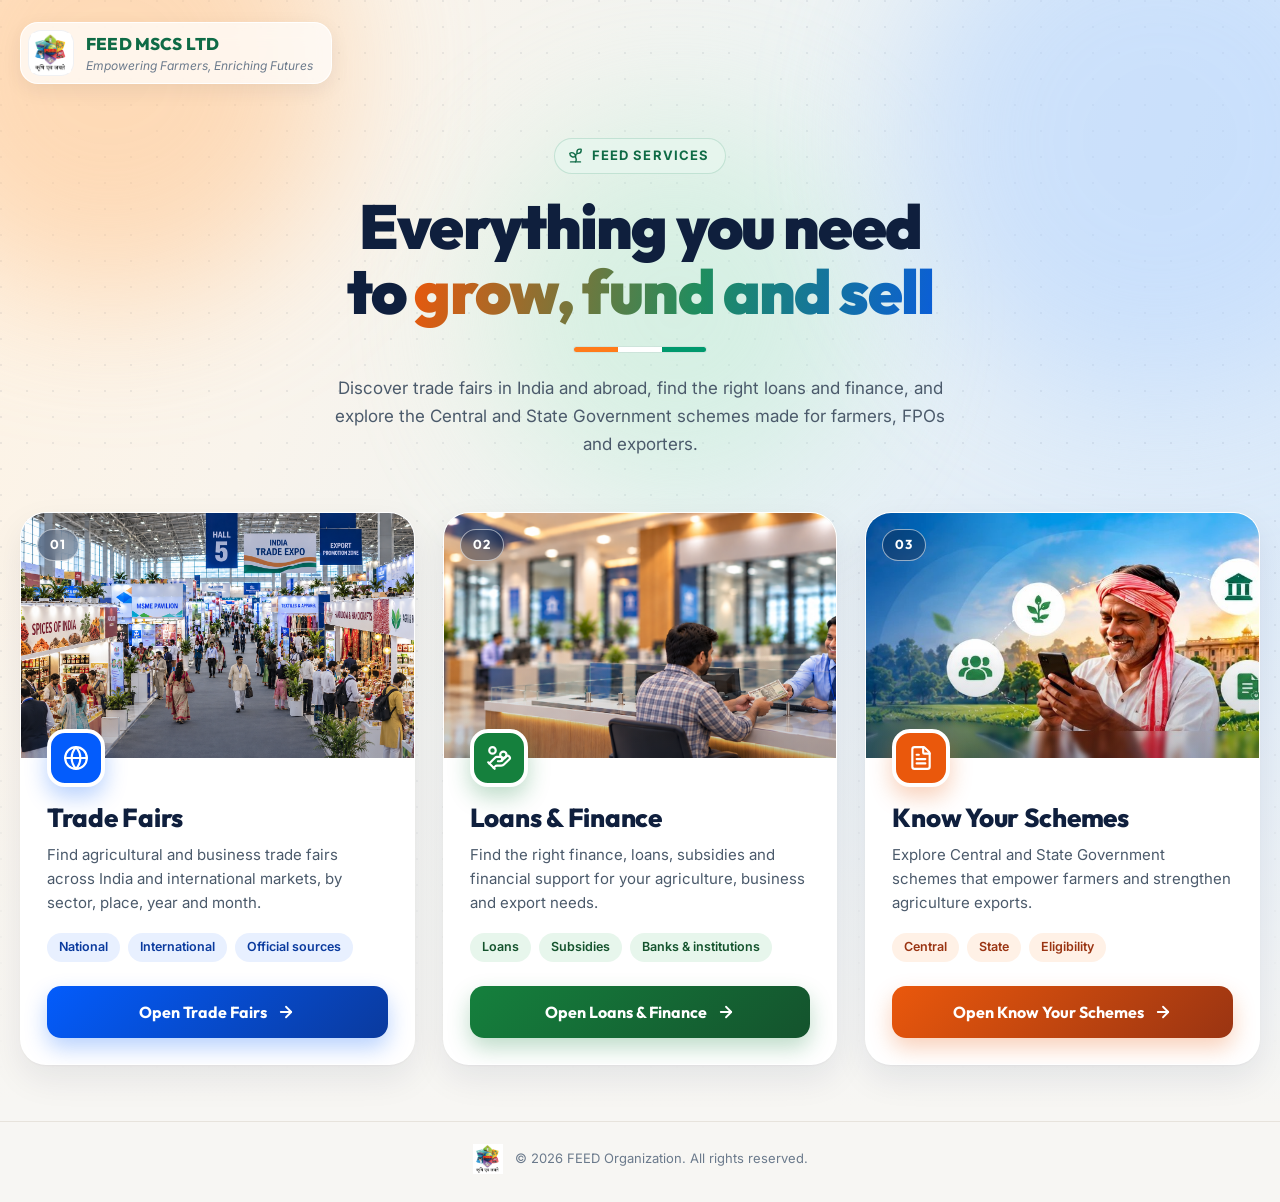
<file: index.html>
<!DOCTYPE html>
<html lang="en">
<head>
  <meta charset="UTF-8">
  <meta name="viewport" content="width=device-width, initial-scale=1.0">
  <title>FEED Services | Trade Fairs, Loans &amp; Finance, Know Your Schemes</title>
  <meta name="description" content="Trade fairs, loans and finance, and government schemes for farmers, FPOs and exporters - from FEED MSCS LTD.">
  <link rel="icon" type="image/svg+xml" href="assets/images/brand/favicon.svg">
  <link rel="preconnect" href="https://fonts.googleapis.com">
  <link rel="preconnect" href="https://fonts.gstatic.com" crossorigin>
  <link rel="stylesheet" href="https://fonts.googleapis.com/css2?family=Inter:wght@400;500;600;700&amp;family=Outfit:wght@500;600;700;800;900&amp;display=swap">
  <link rel="stylesheet" href="assets/css/pages/index.css">
</head>
<body>
  <div class="hub">
    <div class="hub__backdrop" aria-hidden="true">
      <span class="hub__glow hub__glow--saffron"></span>
      <span class="hub__glow hub__glow--green"></span>
      <span class="hub__glow hub__glow--blue"></span>
    </div>

    <header class="hub-topbar">
      <a class="hub-brand" href="index.html" aria-label="FEED MSCS LTD home">
        <span class="hub-brand__badge"><img src="assets/images/brand/dashboard-logo.avif" alt=""></span>
        <span class="hub-brand__text">
          <span class="hub-brand__title">FEED MSCS LTD</span>
          <span class="hub-brand__tagline">Empowering Farmers, Enriching Futures</span>
        </span>
      </a>
    </header>

    <main class="hub-main">
      <section class="hub-hero" aria-labelledby="hub-title">
        <p class="hub-hero__eyebrow">
          <svg viewBox="0 0 24 24" aria-hidden="true"><path d="M14 9.536V7a4 4 0 0 1 4-4h1.5a.5.5 0 0 1 .5.5V5a4 4 0 0 1-4 4 4 4 0 0 0-4 4c0 2 1 3 1 5a5 5 0 0 1-1 3"></path><path d="M4 9a5 5 0 0 1 8 4 5 5 0 0 1-8-4"></path><path d="M5 21h14"></path></svg>
          FEED Services
        </p>
        <h1 id="hub-title" class="hub-hero__title">
          Everything you need to <span class="hub-hero__accent">grow, fund and sell</span>
        </h1>
        <div class="hub-tricolour" aria-hidden="true"><span></span><span></span><span></span></div>
        <p class="hub-hero__lead">
          Discover trade fairs in India and abroad, find the right loans and finance, and explore the
          Central and State Government schemes made for farmers, FPOs and exporters.
        </p>
      </section>

      <nav class="hub-cards" aria-label="FEED services">
        <a class="hub-card hub-card--fairs" href="pages/trade-fairs.html">
          <span class="hub-card__media">
            <img src="assets/images/trade-fairs/trade-fair-hall.png" alt="" loading="eager">
            <span class="hub-card__num" aria-hidden="true">01</span>
          </span>
          <span class="hub-card__body">
            <span class="hub-card__icon" aria-hidden="true">
              <svg viewBox="0 0 24 24"><circle cx="12" cy="12" r="10"></circle><path d="M12 2a14.5 14.5 0 0 0 0 20 14.5 14.5 0 0 0 0-20"></path><path d="M2 12h20"></path></svg>
            </span>
            <span class="hub-card__title">Trade Fairs</span>
            <span class="hub-card__text">
              Find agricultural and business trade fairs across India and international markets, by sector, place, year and month.
            </span>
            <span class="hub-card__tags">
              <span>National</span><span>International</span><span>Official sources</span>
            </span>
            <span class="hub-card__cta">
              Open Trade Fairs
              <svg viewBox="0 0 24 24" aria-hidden="true"><path d="M5 12h14"></path><path d="m12 5 7 7-7 7"></path></svg>
            </span>
          </span>
        </a>

        <a class="hub-card hub-card--finance" href="pages/loans-finance.html">
          <span class="hub-card__media">
            <img src="assets/images/loans-finance/header-image.png" alt="" loading="eager">
            <span class="hub-card__num" aria-hidden="true">02</span>
          </span>
          <span class="hub-card__body">
            <span class="hub-card__icon" aria-hidden="true">
              <svg viewBox="0 0 24 24"><path d="M11 15h2a2 2 0 1 0 0-4h-3c-.6 0-1.1.2-1.4.6L3 17"></path><path d="m7 21 1.6-1.4c.3-.4.8-.6 1.4-.6h4c1.1 0 2.1-.4 2.8-1.2l4.6-4.4a2 2 0 0 0-2.75-2.91l-4.2 3.9"></path><path d="m2 16 6 6"></path><circle cx="16" cy="9" r="2.9"></circle><circle cx="6" cy="5" r="3"></circle></svg>
            </span>
            <span class="hub-card__title">Loans &amp; Finance</span>
            <span class="hub-card__text">
              Find the right finance, loans, subsidies and financial support for your agriculture, business and export needs.
            </span>
            <span class="hub-card__tags">
              <span>Loans</span><span>Subsidies</span><span>Banks &amp; institutions</span>
            </span>
            <span class="hub-card__cta">
              Open Loans &amp; Finance
              <svg viewBox="0 0 24 24" aria-hidden="true"><path d="M5 12h14"></path><path d="m12 5 7 7-7 7"></path></svg>
            </span>
          </span>
        </a>

        <a class="hub-card hub-card--schemes" href="pages/know-your-schemes.html">
          <span class="hub-card__media">
            <img src="assets/images/know-your-schemes/hero-art.jpg" alt="" loading="eager">
            <span class="hub-card__num" aria-hidden="true">03</span>
          </span>
          <span class="hub-card__body">
            <span class="hub-card__icon" aria-hidden="true">
              <svg viewBox="0 0 24 24"><path d="M6 22a2 2 0 0 1-2-2V4a2 2 0 0 1 2-2h8a2.4 2.4 0 0 1 1.704.706l3.588 3.588A2.4 2.4 0 0 1 20 8v12a2 2 0 0 1-2 2z"></path><path d="M14 2v5a1 1 0 0 0 1 1h5"></path><path d="M10 9H8"></path><path d="M16 13H8"></path><path d="M16 17H8"></path></svg>
            </span>
            <span class="hub-card__title">Know Your Schemes</span>
            <span class="hub-card__text">
              Explore Central and State Government schemes that empower farmers and strengthen agriculture exports.
            </span>
            <span class="hub-card__tags">
              <span>Central</span><span>State</span><span>Eligibility</span>
            </span>
            <span class="hub-card__cta">
              Open Know Your Schemes
              <svg viewBox="0 0 24 24" aria-hidden="true"><path d="M5 12h14"></path><path d="m12 5 7 7-7 7"></path></svg>
            </span>
          </span>
        </a>
      </nav>
    </main>

    <footer class="hub-footer">
      <img src="assets/images/brand/feed-logo.avif" alt="" class="hub-footer__logo">
      <p>&copy; 2026 FEED Organization. All rights reserved.</p>
    </footer>
  </div>
</body>
</html>
</file>
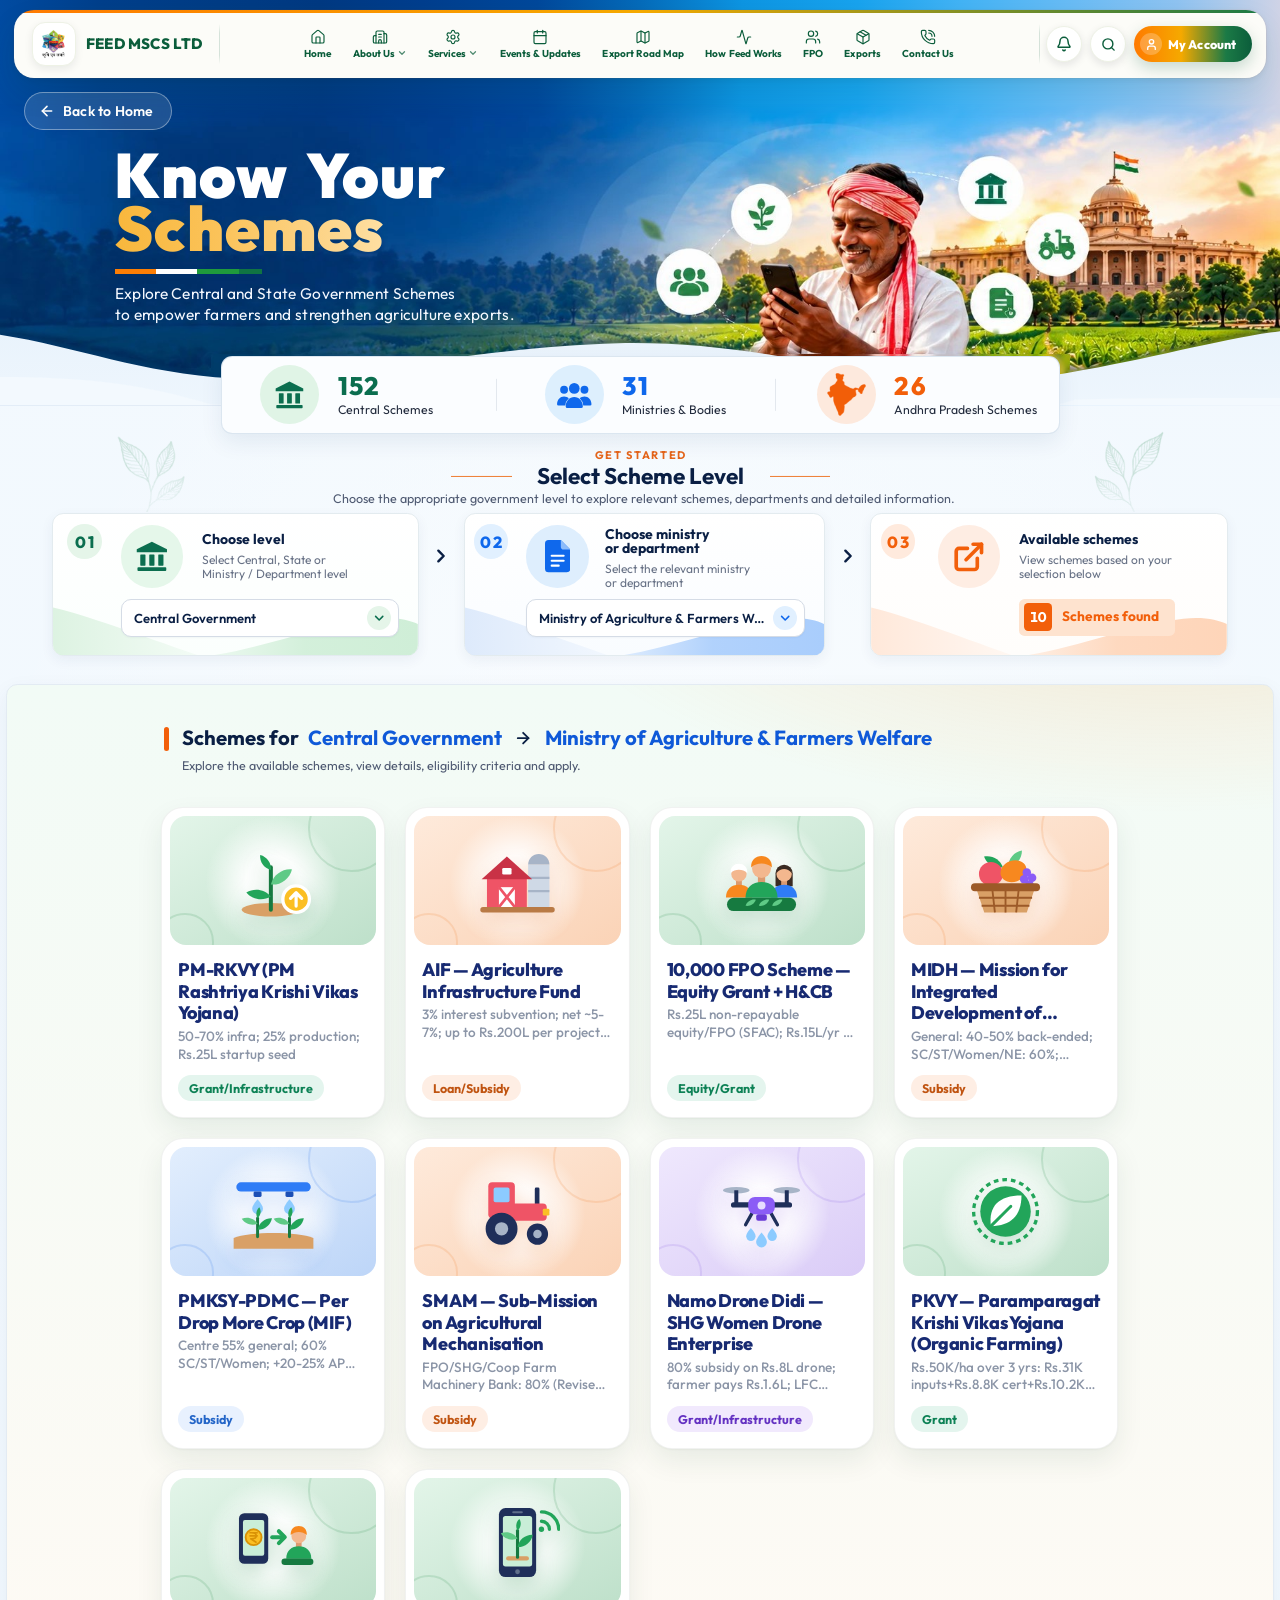
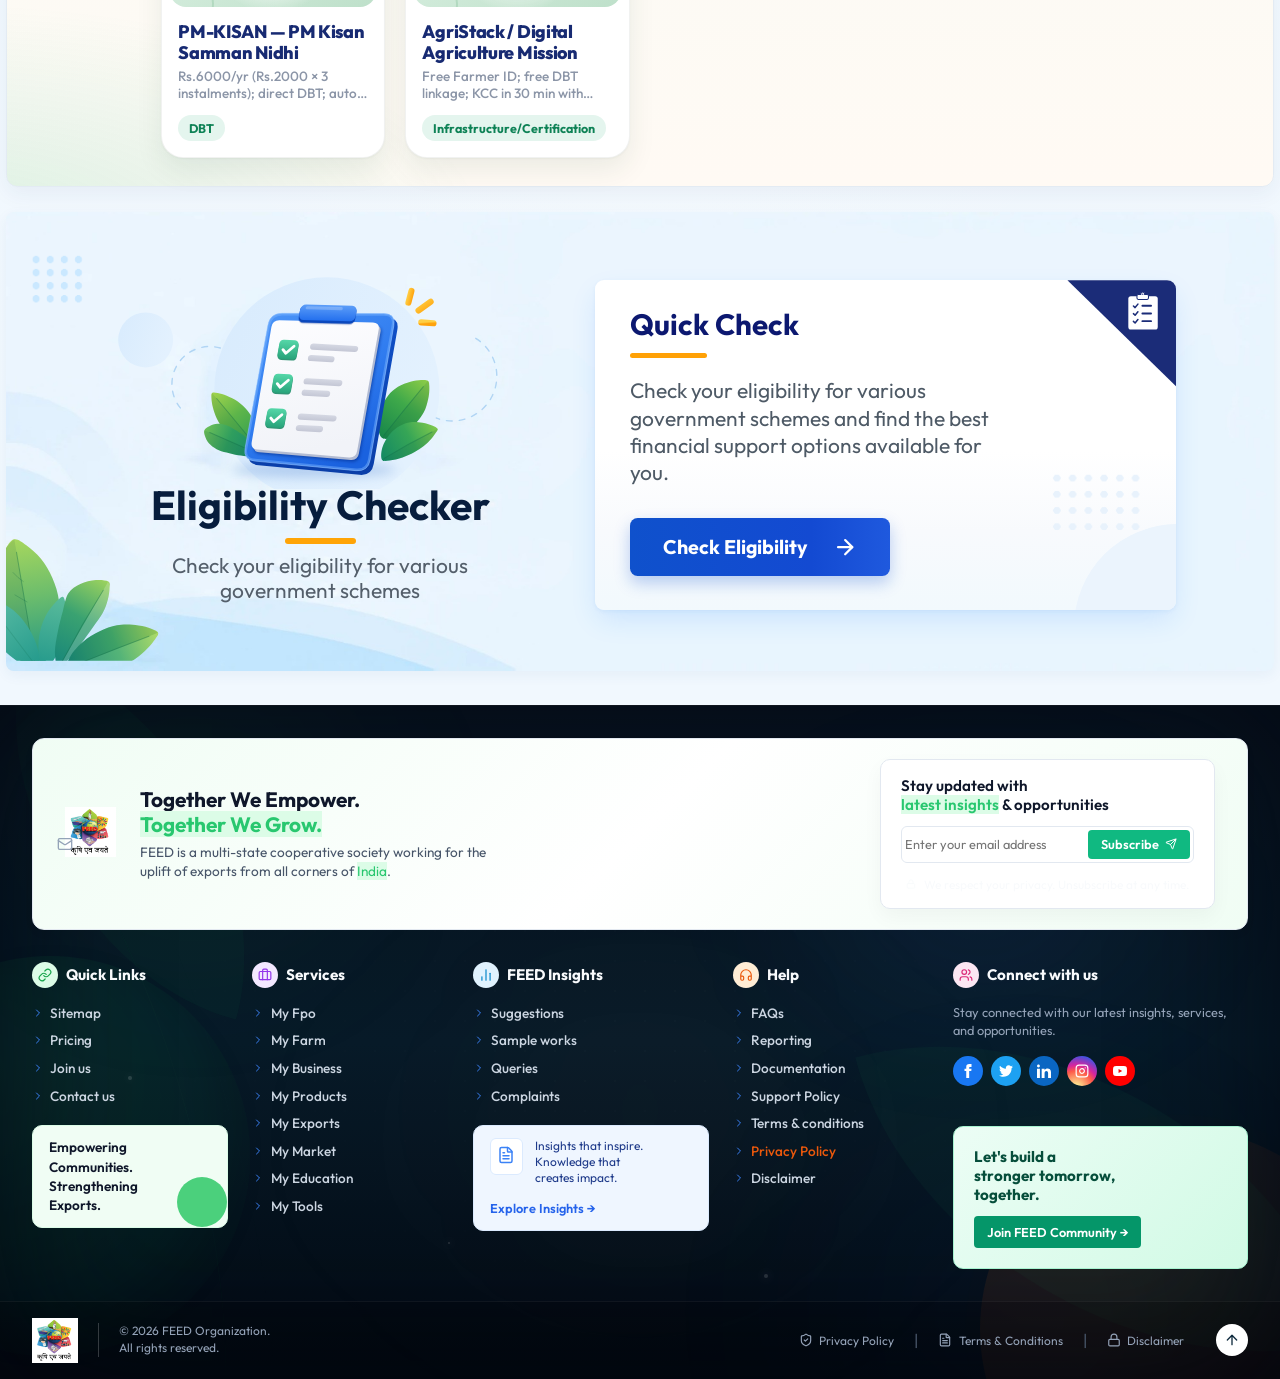
<file: pages/know-your-schemes.html>
<!DOCTYPE html>
<html lang="en">
<head>
  <meta charset="UTF-8">
  <meta name="viewport" content="width=device-width, initial-scale=1.0">
  <title>Know Your Schemes | FEED MSCS LTD</title>
  <link rel="icon" type="image/svg+xml" href="../assets/images/brand/favicon.svg">
  <link rel="preconnect" href="https://fonts.googleapis.com">
  <link rel="preconnect" href="https://fonts.gstatic.com" crossorigin>
  <link rel="stylesheet" href="https://fonts.googleapis.com/css2?family=Inter:wght@300;400;500;600;700;800;900&amp;family=Outfit:wght@300;400;500;600;700;800;900&amp;display=swap">
  <!-- Same order as the React app loads them: later files win ties -->
  <link rel="stylesheet" href="../assets/css/base.css">
  <link rel="stylesheet" href="../assets/css/components/footer.css">
  <link rel="stylesheet" href="../assets/css/components/navbar.css">
  <link rel="stylesheet" href="../assets/css/components/notification-bell.css">
  <link rel="stylesheet" href="../assets/css/pages/know-your-schemes.css">
</head>
<body data-page="know-your-schemes" data-site-root="../">
  <div id="root">
    <div class="app-container is-home">
      <div class="main-content-bg">
<div class="kys-shell"><nav class="fw-nav-root" aria-label="Main navigation"><div class="fw-navbar"><button type="button" class="fw-navbar-logo" aria-label="FEED MSCS LTD home"><span class="fw-navbar-logo-badge"><img src="../assets/images/brand/dashboard-logo.avif" alt="FEED MSCS LTD"/></span><span class="fw-navbar-logo-text"><span class="fw-navbar-logo-title">FEED MSCS LTD</span><span class="fw-navbar-logo-tagline">Empowering Farmers, Enriching Futures</span></span></button><span class="fw-navbar-divider" aria-hidden="true"></span><ul class="fw-navbar-links"><li class="fw-nav-item"><button type="button" class="fw-nav-btn"><svg xmlns="http://www.w3.org/2000/svg" width="16" height="16" viewBox="0 0 24 24" fill="none" stroke="currentColor" stroke-width="1.75" stroke-linecap="round" stroke-linejoin="round" class="lucide lucide-house fw-nav-icon" aria-hidden="true"><path d="M15 21v-8a1 1 0 0 0-1-1h-4a1 1 0 0 0-1 1v8"></path><path d="M3 10a2 2 0 0 1 .709-1.528l7-6a2 2 0 0 1 2.582 0l7 6A2 2 0 0 1 21 10v9a2 2 0 0 1-2 2H5a2 2 0 0 1-2-2z"></path></svg><span class="fw-nav-label-row"><span class="fw-nav-label">Home</span></span></button></li><li class="fw-nav-item"><button type="button" class="fw-nav-btn"><svg xmlns="http://www.w3.org/2000/svg" width="16" height="16" viewBox="0 0 24 24" fill="none" stroke="currentColor" stroke-width="1.75" stroke-linecap="round" stroke-linejoin="round" class="lucide lucide-building2 lucide-building-2 fw-nav-icon" aria-hidden="true"><path d="M10 12h4"></path><path d="M10 8h4"></path><path d="M14 21v-3a2 2 0 0 0-4 0v3"></path><path d="M6 10H4a2 2 0 0 0-2 2v7a2 2 0 0 0 2 2h16a2 2 0 0 0 2-2V9a2 2 0 0 0-2-2h-2"></path><path d="M6 21V5a2 2 0 0 1 2-2h8a2 2 0 0 1 2 2v16"></path></svg><span class="fw-nav-label-row"><span class="fw-nav-label">About Us</span><svg xmlns="http://www.w3.org/2000/svg" width="10" height="10" viewBox="0 0 24 24" fill="none" stroke="currentColor" stroke-width="3" stroke-linecap="round" stroke-linejoin="round" class="lucide lucide-chevron-down fw-nav-chevron" aria-hidden="true"><path d="m6 9 6 6 6-6"></path></svg></span></button></li><li class="fw-nav-item"><button type="button" class="fw-nav-btn" aria-haspopup="true" aria-expanded="false"><svg xmlns="http://www.w3.org/2000/svg" width="16" height="16" viewBox="0 0 24 24" fill="none" stroke="currentColor" stroke-width="1.75" stroke-linecap="round" stroke-linejoin="round" class="lucide lucide-settings fw-nav-icon" aria-hidden="true"><path d="M9.671 4.136a2.34 2.34 0 0 1 4.659 0 2.34 2.34 0 0 0 3.319 1.915 2.34 2.34 0 0 1 2.33 4.033 2.34 2.34 0 0 0 0 3.831 2.34 2.34 0 0 1-2.33 4.033 2.34 2.34 0 0 0-3.319 1.915 2.34 2.34 0 0 1-4.659 0 2.34 2.34 0 0 0-3.32-1.915 2.34 2.34 0 0 1-2.33-4.033 2.34 2.34 0 0 0 0-3.831A2.34 2.34 0 0 1 6.35 6.051a2.34 2.34 0 0 0 3.319-1.915"></path><circle cx="12" cy="12" r="3"></circle></svg><span class="fw-nav-label-row"><span class="fw-nav-label">Services</span><svg xmlns="http://www.w3.org/2000/svg" width="10" height="10" viewBox="0 0 24 24" fill="none" stroke="currentColor" stroke-width="3" stroke-linecap="round" stroke-linejoin="round" class="lucide lucide-chevron-down fw-nav-chevron" aria-hidden="true"><path d="m6 9 6 6 6-6"></path></svg></span></button></li><li class="fw-nav-item"><button type="button" class="fw-nav-btn"><svg xmlns="http://www.w3.org/2000/svg" width="16" height="16" viewBox="0 0 24 24" fill="none" stroke="currentColor" stroke-width="1.75" stroke-linecap="round" stroke-linejoin="round" class="lucide lucide-calendar fw-nav-icon" aria-hidden="true"><path d="M8 2v4"></path><path d="M16 2v4"></path><rect width="18" height="18" x="3" y="4" rx="2"></rect><path d="M3 10h18"></path></svg><span class="fw-nav-label-row"><span class="fw-nav-label">Events &amp; Updates</span></span></button></li><li class="fw-nav-item"><button type="button" class="fw-nav-btn"><svg xmlns="http://www.w3.org/2000/svg" width="16" height="16" viewBox="0 0 24 24" fill="none" stroke="currentColor" stroke-width="1.75" stroke-linecap="round" stroke-linejoin="round" class="lucide lucide-map fw-nav-icon" aria-hidden="true"><path d="M14.106 5.553a2 2 0 0 0 1.788 0l3.659-1.83A1 1 0 0 1 21 4.619v12.764a1 1 0 0 1-.553.894l-4.553 2.277a2 2 0 0 1-1.788 0l-4.212-2.106a2 2 0 0 0-1.788 0l-3.659 1.83A1 1 0 0 1 3 19.381V6.618a1 1 0 0 1 .553-.894l4.553-2.277a2 2 0 0 1 1.788 0z"></path><path d="M15 5.764v15"></path><path d="M9 3.236v15"></path></svg><span class="fw-nav-label-row"><span class="fw-nav-label">Export Road Map</span></span></button></li><li class="fw-nav-item"><button type="button" class="fw-nav-btn"><svg xmlns="http://www.w3.org/2000/svg" width="16" height="16" viewBox="0 0 24 24" fill="none" stroke="currentColor" stroke-width="1.75" stroke-linecap="round" stroke-linejoin="round" class="lucide lucide-activity fw-nav-icon" aria-hidden="true"><path d="M22 12h-2.48a2 2 0 0 0-1.93 1.46l-2.35 8.36a.25.25 0 0 1-.48 0L9.24 2.18a.25.25 0 0 0-.48 0l-2.35 8.36A2 2 0 0 1 4.49 12H2"></path></svg><span class="fw-nav-label-row"><span class="fw-nav-label">How Feed Works</span></span></button></li><li class="fw-nav-item"><button type="button" class="fw-nav-btn"><svg xmlns="http://www.w3.org/2000/svg" width="16" height="16" viewBox="0 0 24 24" fill="none" stroke="currentColor" stroke-width="1.75" stroke-linecap="round" stroke-linejoin="round" class="lucide lucide-users fw-nav-icon" aria-hidden="true"><path d="M16 21v-2a4 4 0 0 0-4-4H6a4 4 0 0 0-4 4v2"></path><path d="M16 3.128a4 4 0 0 1 0 7.744"></path><path d="M22 21v-2a4 4 0 0 0-3-3.87"></path><circle cx="9" cy="7" r="4"></circle></svg><span class="fw-nav-label-row"><span class="fw-nav-label">FPO</span></span></button></li><li class="fw-nav-item"><button type="button" class="fw-nav-btn"><svg xmlns="http://www.w3.org/2000/svg" width="16" height="16" viewBox="0 0 24 24" fill="none" stroke="currentColor" stroke-width="1.75" stroke-linecap="round" stroke-linejoin="round" class="lucide lucide-package fw-nav-icon" aria-hidden="true"><path d="M11 21.73a2 2 0 0 0 2 0l7-4A2 2 0 0 0 21 16V8a2 2 0 0 0-1-1.73l-7-4a2 2 0 0 0-2 0l-7 4A2 2 0 0 0 3 8v8a2 2 0 0 0 1 1.73z"></path><path d="M12 22V12"></path><polyline points="3.29 7 12 12 20.71 7"></polyline><path d="m7.5 4.27 9 5.15"></path></svg><span class="fw-nav-label-row"><span class="fw-nav-label">Exports</span></span></button></li><li class="fw-nav-item"><button type="button" class="fw-nav-btn"><svg xmlns="http://www.w3.org/2000/svg" width="16" height="16" viewBox="0 0 24 24" fill="none" stroke="currentColor" stroke-width="1.75" stroke-linecap="round" stroke-linejoin="round" class="lucide lucide-phone-call fw-nav-icon" aria-hidden="true"><path d="M13 2a9 9 0 0 1 9 9"></path><path d="M13 6a5 5 0 0 1 5 5"></path><path d="M13.832 16.568a1 1 0 0 0 1.213-.303l.355-.465A2 2 0 0 1 17 15h3a2 2 0 0 1 2 2v3a2 2 0 0 1-2 2A18 18 0 0 1 2 4a2 2 0 0 1 2-2h3a2 2 0 0 1 2 2v3a2 2 0 0 1-.8 1.6l-.468.351a1 1 0 0 0-.292 1.233 14 14 0 0 0 6.392 6.384"></path></svg><span class="fw-nav-label-row"><span class="fw-nav-label">Contact Us</span></span></button></li></ul><span class="fw-navbar-divider fw-navbar-divider--actions" aria-hidden="true"></span><div class="fw-navbar-actions"><div class="nb-wrap"><button type="button" class="nb-bell" aria-label="Notifications" aria-haspopup="true" aria-expanded="false"><svg xmlns="http://www.w3.org/2000/svg" width="16" height="16" viewBox="0 0 24 24" fill="none" stroke="currentColor" stroke-width="2.25" stroke-linecap="round" stroke-linejoin="round" class="lucide lucide-bell" aria-hidden="true"><path d="M10.268 21a2 2 0 0 0 3.464 0"></path><path d="M3.262 15.326A1 1 0 0 0 4 17h16a1 1 0 0 0 .74-1.673C19.41 13.956 18 12.499 18 8A6 6 0 0 0 6 8c0 4.499-1.411 5.956-2.738 7.326"></path></svg></button></div><button type="button" class="fw-search-btn" aria-label="Search"><svg xmlns="http://www.w3.org/2000/svg" width="15" height="15" viewBox="0 0 24 24" fill="none" stroke="currentColor" stroke-width="2.25" stroke-linecap="round" stroke-linejoin="round" class="lucide lucide-search" aria-hidden="true"><path d="m21 21-4.34-4.34"></path><circle cx="11" cy="11" r="8"></circle></svg></button><div class="fw-account-wrap"><button type="button" class="fw-account-btn"><span class="fw-account-icon"><svg xmlns="http://www.w3.org/2000/svg" width="13" height="13" viewBox="0 0 24 24" fill="none" stroke="currentColor" stroke-width="2.5" stroke-linecap="round" stroke-linejoin="round" class="lucide lucide-user" aria-hidden="true"><path d="M19 21v-2a4 4 0 0 0-4-4H9a4 4 0 0 0-4 4v2"></path><circle cx="12" cy="7" r="4"></circle></svg></span><span class="fw-account-label">My Account</span></button></div></div></div><button type="button" class="fw-hamburger" aria-label="Open menu" aria-expanded="false"><svg xmlns="http://www.w3.org/2000/svg" width="20" height="20" viewBox="0 0 24 24" fill="none" stroke="currentColor" stroke-width="2" stroke-linecap="round" stroke-linejoin="round" class="lucide lucide-menu" aria-hidden="true"><path d="M4 5h16"></path><path d="M4 12h16"></path><path d="M4 19h16"></path></svg></button></nav><div class="kys-container"><div class="kys-page"><section class="kys-hero"><img class="kys-hero-art" src="../assets/images/know-your-schemes/hero-art.jpg" alt="Farmer checking government schemes on a phone in front of a government building"/><button type="button" class="kys-back-btn"><svg xmlns="http://www.w3.org/2000/svg" width="24" height="24" viewBox="0 0 24 24" fill="none" stroke="currentColor" stroke-width="2.4" stroke-linecap="round" stroke-linejoin="round" class="lucide lucide-arrow-left" aria-hidden="true"><path d="m12 19-7-7 7-7"></path><path d="M19 12H5"></path></svg> Back to Home</button><div class="kys-hero-copy"><h1 class="kys-hero-title">Know Your <span class="kys-hero-highlight">Schemes</span></h1><div class="kys-tricolor" aria-hidden="true"><span></span><span></span><span></span><span></span></div><p class="kys-hero-subtitle">Explore Central and State Government Schemes <br/>to empower farmers and strengthen agriculture exports.</p></div><svg class="kys-hero-wave" viewBox="0 318 1821 112" preserveAspectRatio="none" aria-hidden="true"><defs><linearGradient id="kys-hero-wave-fill" x1="0" y1="0" x2="0" y2="1"><stop offset="0" stop-color="#e9f3fc"></stop><stop offset="1" stop-color="#eef6fd"></stop></linearGradient></defs><path fill="url(#kys-hero-wave-fill)" d="M0 329C110 346 200 384 330 391 480 399 650 348 880 341 1040 338 1160 372 1300 392 1400 404 1470 391 1520 383 1640 363 1740 334 1821 324V430H0Z"></path><path fill="#f3f9fe" d="M0 389C120 389 205 399 300 428L1500 430 1530 421C1620 419 1720 419 1821 419V430H0Z"></path></svg></section><div class="kys-body"><section class="kys-stats" aria-label="Scheme statistics"><div class="kys-stat kys-stat--green"><div class="kys-stat-icon"><svg viewBox="0 0 48 46" aria-hidden="true"><path d="M24 2.5 45.5 13.2v4.3h-43v-4.3Z"></path><rect x="7.5" y="20.5" width="7.4" height="16" rx="0.8"></rect><rect x="20.3" y="20.5" width="7.4" height="16" rx="0.8"></rect><rect x="33.1" y="20.5" width="7.4" height="16" rx="0.8"></rect><rect x="3.5" y="38.8" width="41" height="5.2" rx="1.2"></rect></svg></div><div class="kys-stat-text"><span class="kys-stat-num">152</span><span class="kys-stat-label">Central Schemes</span></div></div><div class="kys-stat kys-stat--blue"><div class="kys-stat-icon"><svg viewBox="0 0 52 40" aria-hidden="true"><circle cx="11.5" cy="12.5" r="5.6"></circle><circle cx="40.5" cy="12.5" r="5.6"></circle><path d="M1.5 33c0-6.2 4.4-11 10-11 2.6 0 5 1 6.7 2.7A15.8 15.8 0 0 0 13.2 35H3.5a2 2 0 0 1-2-2Z"></path><path d="M50.5 33c0-6.2-4.4-11-10-11-2.6 0-5 1-6.7 2.7A15.8 15.8 0 0 1 38.8 35h9.7a2 2 0 0 0 2-2Z"></path><circle cx="26" cy="10.5" r="7.6"></circle><path d="M13.8 36.2c0-7.8 5.5-13.6 12.2-13.6s12.2 5.8 12.2 13.6a2.3 2.3 0 0 1-2.3 2.3H16.1a2.3 2.3 0 0 1-2.3-2.3Z"></path></svg></div><div class="kys-stat-text"><span class="kys-stat-num">31</span><span class="kys-stat-label">Ministries &amp; Bodies</span></div></div><div class="kys-stat kys-stat--orange"><div class="kys-stat-icon"><img src="../assets/images/know-your-schemes/india-map.png" alt=""/></div><div class="kys-stat-text"><span class="kys-stat-num">26</span><span class="kys-stat-label">Andhra Pradesh Schemes</span></div></div></section><header class="kys-section-head"><img class="kys-leaf kys-leaf--left" src="../assets/images/know-your-schemes/leaf-sprig-left.png" alt=""/><img class="kys-leaf kys-leaf--right" src="../assets/images/know-your-schemes/leaf-sprig-right.png" alt=""/><span class="kys-eyebrow">Get Started</span><h2 class="kys-section-title">Select Scheme Level</h2><p class="kys-section-desc">Choose the appropriate government level to explore relevant schemes, departments and detailed information.</p></header><ol class="kys-steps"><li class="kys-step kys-step--green"><div class="kys-step-card"><svg class="kys-step-wave" viewBox="0 0 515 133" preserveAspectRatio="none" aria-hidden="true"><defs><linearGradient id="kys-wave-green-back" x1="0" y1="0" x2="1" y2="0"><stop offset="0" stop-color="var(--wave-soft)" stop-opacity="0.95"></stop><stop offset="1" stop-color="var(--wave-soft)" stop-opacity="0.25"></stop></linearGradient><linearGradient id="kys-wave-green-front" x1="0" y1="0" x2="1" y2="0"><stop offset="0" stop-color="var(--wave-strong)" stop-opacity="0.35"></stop><stop offset="0.45" stop-color="var(--wave-strong)" stop-opacity="0.9"></stop><stop offset="1" stop-color="var(--wave-strong)" stop-opacity="1"></stop></linearGradient></defs><path d="M0 88C46 95 118 113 205 133H0Z" fill="url(#kys-wave-green-back)"></path><path d="M225 133C300 125 382 104 452 98.5 482 96.5 502 99.5 515 103.5V133Z" fill="url(#kys-wave-green-front)"></path></svg><span class="kys-step-num">01</span><span class="kys-step-icon"><svg viewBox="0 0 48 46" aria-hidden="true"><path d="M24 2.5 45.5 13.2v4.3h-43v-4.3Z"></path><rect x="7.5" y="20.5" width="7.4" height="16" rx="0.8"></rect><rect x="20.3" y="20.5" width="7.4" height="16" rx="0.8"></rect><rect x="33.1" y="20.5" width="7.4" height="16" rx="0.8"></rect><rect x="3.5" y="38.8" width="41" height="5.2" rx="1.2"></rect></svg></span><span class="kys-step-text"><span class="kys-step-title" id="kys-level-label">Choose level</span><span class="kys-step-desc">Select Central, State or<br/>Ministry / Department level</span></span><div class="kys-dd"><div id="kys-level" class="kys-dd-trigger" role="combobox" tabindex="0" aria-labelledby="kys-level-label" aria-haspopup="listbox" aria-expanded="false" aria-controls="kys-level-list"><span class="kys-dd-value">Central Government</span><span class="kys-dd-chevron" aria-hidden="true"><svg xmlns="http://www.w3.org/2000/svg" width="24" height="24" viewBox="0 0 24 24" fill="none" stroke="currentColor" stroke-width="2.6" stroke-linecap="round" stroke-linejoin="round" class="lucide lucide-chevron-down" aria-hidden="true"><path d="m6 9 6 6 6-6"></path></svg></span></div><div class="kys-dd-menu" hidden=""><div id="kys-level-list" class="kys-dd-list" role="listbox" aria-labelledby="kys-level-label"><div id="kys-level-opt-0" role="option" aria-selected="true" class="kys-dd-option is-active"><span class="kys-dd-text"><span class="kys-dd-label">Central Government</span><span class="kys-dd-hint">31 ministries &amp; bodies · 152 schemes</span></span><span class="kys-dd-check" aria-hidden="true"><svg xmlns="http://www.w3.org/2000/svg" width="24" height="24" viewBox="0 0 24 24" fill="none" stroke="currentColor" stroke-width="3.2" stroke-linecap="round" stroke-linejoin="round" class="lucide lucide-check" aria-hidden="true"><path d="M20 6 9 17l-5-5"></path></svg></span></div><div id="kys-level-opt-1" role="option" aria-selected="false" class="kys-dd-option"><span class="kys-dd-text"><span class="kys-dd-label">State Government</span><span class="kys-dd-hint">28 states · 26 schemes</span></span></div></div></div></div></div><span class="kys-step-connector" aria-hidden="true"><svg xmlns="http://www.w3.org/2000/svg" width="24" height="24" viewBox="0 0 24 24" fill="none" stroke="currentColor" stroke-width="2.8" stroke-linecap="round" stroke-linejoin="round" class="lucide lucide-chevron-right" aria-hidden="true"><path d="m9 18 6-6-6-6"></path></svg></span></li><li class="kys-step kys-step--blue"><div class="kys-step-card"><svg class="kys-step-wave" viewBox="0 0 515 133" preserveAspectRatio="none" aria-hidden="true"><defs><linearGradient id="kys-wave-blue-back" x1="0" y1="0" x2="1" y2="0"><stop offset="0" stop-color="var(--wave-soft)" stop-opacity="0.95"></stop><stop offset="1" stop-color="var(--wave-soft)" stop-opacity="0.25"></stop></linearGradient><linearGradient id="kys-wave-blue-front" x1="0" y1="0" x2="1" y2="0"><stop offset="0" stop-color="var(--wave-strong)" stop-opacity="0.35"></stop><stop offset="0.45" stop-color="var(--wave-strong)" stop-opacity="0.9"></stop><stop offset="1" stop-color="var(--wave-strong)" stop-opacity="1"></stop></linearGradient></defs><path d="M0 88C46 95 118 113 205 133H0Z" fill="url(#kys-wave-blue-back)"></path><path d="M225 133C300 125 382 104 452 98.5 482 96.5 502 99.5 515 103.5V133Z" fill="url(#kys-wave-blue-front)"></path></svg><span class="kys-step-num">02</span><span class="kys-step-icon"><svg viewBox="0 0 36 46" aria-hidden="true"><path d="M5 0h17.5L36 13.5V41a5 5 0 0 1-5 5H5a5 5 0 0 1-5-5V5a5 5 0 0 1 5-5Z"></path><path class="kys-doc-fold" d="M22.5 0v9.5a4 4 0 0 0 4 4H36Z"></path><rect class="kys-doc-line" x="8" y="21" width="20" height="3" rx="1.5"></rect><rect class="kys-doc-line" x="8" y="28" width="20" height="3" rx="1.5"></rect><rect class="kys-doc-line" x="8" y="35" width="13" height="3" rx="1.5"></rect></svg></span><span class="kys-step-text"><span class="kys-step-title" id="kys-group-label">Choose ministry<br/>or department</span><span class="kys-step-desc">Select the relevant ministry<br/>or department</span></span><div class="kys-dd"><div id="kys-group" class="kys-dd-trigger" role="combobox" tabindex="0" aria-labelledby="kys-group-label" aria-haspopup="listbox" aria-expanded="false" aria-controls="kys-group-list"><span class="kys-dd-value">Ministry of Agriculture &amp; Farmers Welfare</span><span class="kys-dd-chevron" aria-hidden="true"><svg xmlns="http://www.w3.org/2000/svg" width="24" height="24" viewBox="0 0 24 24" fill="none" stroke="currentColor" stroke-width="2.6" stroke-linecap="round" stroke-linejoin="round" class="lucide lucide-chevron-down" aria-hidden="true"><path d="m6 9 6 6 6-6"></path></svg></span></div><div class="kys-dd-menu" hidden=""><div id="kys-group-list" class="kys-dd-list" role="listbox" aria-labelledby="kys-group-label"><div id="kys-group-opt-0" role="option" aria-selected="false" class="kys-dd-option"><span class="kys-dd-text"><span class="kys-dd-label">Central Govt Organisations (NABARD, APEDA, SFAC, NCDC…)</span><span class="kys-dd-hint">Central Orgs · 22 schemes</span></span></div><div id="kys-group-opt-1" role="option" aria-selected="false" class="kys-dd-option"><span class="kys-dd-text"><span class="kys-dd-label">DPIIT / Atal Innovation Mission</span><span class="kys-dd-hint">DPIIT · 5 schemes</span></span></div><div id="kys-group-opt-2" role="option" aria-selected="true" class="kys-dd-option is-active"><span class="kys-dd-text"><span class="kys-dd-label">Ministry of Agriculture &amp; Farmers Welfare</span><span class="kys-dd-hint">MoAFW · 10 schemes</span></span><span class="kys-dd-check" aria-hidden="true"><svg xmlns="http://www.w3.org/2000/svg" width="24" height="24" viewBox="0 0 24 24" fill="none" stroke="currentColor" stroke-width="3.2" stroke-linecap="round" stroke-linejoin="round" class="lucide lucide-check" aria-hidden="true"><path d="M20 6 9 17l-5-5"></path></svg></span></div><div id="kys-group-opt-3" role="option" aria-selected="false" class="kys-dd-option"><span class="kys-dd-text"><span class="kys-dd-label">Ministry of AYUSH / NMPB</span><span class="kys-dd-hint">AYUSH · 3 schemes</span></span></div><div id="kys-group-opt-4" role="option" aria-selected="false" class="kys-dd-option"><span class="kys-dd-text"><span class="kys-dd-label">Ministry of Chemicals &amp; Fertilizers</span><span class="kys-dd-hint">MoCF · 3 schemes</span></span></div><div id="kys-group-opt-5" role="option" aria-selected="false" class="kys-dd-option"><span class="kys-dd-text"><span class="kys-dd-label">Ministry of Civil Aviation</span><span class="kys-dd-hint">MoCA · 2 schemes</span></span></div><div id="kys-group-opt-6" role="option" aria-selected="false" class="kys-dd-option"><span class="kys-dd-text"><span class="kys-dd-label">Ministry of Commerce &amp; Industry</span><span class="kys-dd-hint">MoC&amp;I · 9 schemes</span></span></div><div id="kys-group-opt-7" role="option" aria-selected="false" class="kys-dd-option"><span class="kys-dd-text"><span class="kys-dd-label">Ministry of Consumer Affairs (BIS / Legal Metrology)</span><span class="kys-dd-hint">DoCA · 4 schemes</span></span></div><div id="kys-group-opt-8" role="option" aria-selected="false" class="kys-dd-option"><span class="kys-dd-text"><span class="kys-dd-label">Ministry of Cooperation (incl. NCDC)</span><span class="kys-dd-hint">MoC · 7 schemes</span></span></div><div id="kys-group-opt-9" role="option" aria-selected="false" class="kys-dd-option"><span class="kys-dd-text"><span class="kys-dd-label">Ministry of Education</span><span class="kys-dd-hint">MoE · 3 schemes</span></span></div><div id="kys-group-opt-10" role="option" aria-selected="false" class="kys-dd-option"><span class="kys-dd-text"><span class="kys-dd-label">Ministry of Electronics &amp; IT</span><span class="kys-dd-hint">MeitY · 3 schemes</span></span></div><div id="kys-group-opt-11" role="option" aria-selected="false" class="kys-dd-option"><span class="kys-dd-text"><span class="kys-dd-label">Ministry of Environment, Forest &amp; Climate Change</span><span class="kys-dd-hint">MoEFCC · 4 schemes</span></span></div><div id="kys-group-opt-12" role="option" aria-selected="false" class="kys-dd-option"><span class="kys-dd-text"><span class="kys-dd-label">Ministry of Finance</span><span class="kys-dd-hint">MoF · 8 schemes</span></span></div><div id="kys-group-opt-13" role="option" aria-selected="false" class="kys-dd-option"><span class="kys-dd-text"><span class="kys-dd-label">Ministry of Fisheries, Animal Husbandry &amp; Dairying</span><span class="kys-dd-hint">MoFAHD · 6 schemes</span></span></div><div id="kys-group-opt-14" role="option" aria-selected="false" class="kys-dd-option"><span class="kys-dd-text"><span class="kys-dd-label">Ministry of Food Processing Industries</span><span class="kys-dd-hint">MoFPI · 6 schemes</span></span></div><div id="kys-group-opt-15" role="option" aria-selected="false" class="kys-dd-option"><span class="kys-dd-text"><span class="kys-dd-label">Ministry of Health &amp; Family Welfare / FSSAI</span><span class="kys-dd-hint">MoHFW · 3 schemes</span></span></div><div id="kys-group-opt-16" role="option" aria-selected="false" class="kys-dd-option"><span class="kys-dd-text"><span class="kys-dd-label">Ministry of Housing &amp; Urban Affairs</span><span class="kys-dd-hint">MoHUA · 2 schemes</span></span></div><div id="kys-group-opt-17" role="option" aria-selected="false" class="kys-dd-option"><span class="kys-dd-text"><span class="kys-dd-label">Ministry of Jal Shakti</span><span class="kys-dd-hint">MoJS · 2 schemes</span></span></div><div id="kys-group-opt-18" role="option" aria-selected="false" class="kys-dd-option"><span class="kys-dd-text"><span class="kys-dd-label">Ministry of Micro, Small &amp; Medium Enterprises</span><span class="kys-dd-hint">MoMSME · 4 schemes</span></span></div><div id="kys-group-opt-19" role="option" aria-selected="false" class="kys-dd-option"><span class="kys-dd-text"><span class="kys-dd-label">Ministry of Minority Affairs</span><span class="kys-dd-hint">MoMA · 3 schemes</span></span></div><div id="kys-group-opt-20" role="option" aria-selected="false" class="kys-dd-option"><span class="kys-dd-text"><span class="kys-dd-label">Ministry of New &amp; Renewable Energy</span><span class="kys-dd-hint">MNRE · 4 schemes</span></span></div><div id="kys-group-opt-21" role="option" aria-selected="false" class="kys-dd-option"><span class="kys-dd-text"><span class="kys-dd-label">Ministry of Panchayati Raj</span><span class="kys-dd-hint">MoPR · 4 schemes</span></span></div><div id="kys-group-opt-22" role="option" aria-selected="false" class="kys-dd-option"><span class="kys-dd-text"><span class="kys-dd-label">Ministry of Ports, Shipping &amp; Road Transport</span><span class="kys-dd-hint">MoPSW · 2 schemes</span></span></div><div id="kys-group-opt-23" role="option" aria-selected="false" class="kys-dd-option"><span class="kys-dd-text"><span class="kys-dd-label">Ministry of Power</span><span class="kys-dd-hint">MoP · 2 schemes</span></span></div><div id="kys-group-opt-24" role="option" aria-selected="false" class="kys-dd-option"><span class="kys-dd-text"><span class="kys-dd-label">Ministry of Rural Development</span><span class="kys-dd-hint">MoRD · 7 schemes</span></span></div><div id="kys-group-opt-25" role="option" aria-selected="false" class="kys-dd-option"><span class="kys-dd-text"><span class="kys-dd-label">Ministry of Skill Development &amp; Entrepreneurship</span><span class="kys-dd-hint">MSDE · 3 schemes</span></span></div><div id="kys-group-opt-26" role="option" aria-selected="false" class="kys-dd-option"><span class="kys-dd-text"><span class="kys-dd-label">Ministry of Textiles</span><span class="kys-dd-hint">MoT · 4 schemes</span></span></div><div id="kys-group-opt-27" role="option" aria-selected="false" class="kys-dd-option"><span class="kys-dd-text"><span class="kys-dd-label">Ministry of Tribal Affairs</span><span class="kys-dd-hint">MoTA · 5 schemes</span></span></div><div id="kys-group-opt-28" role="option" aria-selected="false" class="kys-dd-option"><span class="kys-dd-text"><span class="kys-dd-label">Ministry of Women &amp; Child Development</span><span class="kys-dd-hint">MoWCD · 2 schemes</span></span></div><div id="kys-group-opt-29" role="option" aria-selected="false" class="kys-dd-option"><span class="kys-dd-text"><span class="kys-dd-label">NITI Aayog</span><span class="kys-dd-hint">NITI · 2 schemes</span></span></div><div id="kys-group-opt-30" role="option" aria-selected="false" class="kys-dd-option"><span class="kys-dd-text"><span class="kys-dd-label">Social Justice / Tribal / Minority Finance Corporations</span><span class="kys-dd-hint">MoSJE · 8 schemes</span></span></div></div></div></div></div><span class="kys-step-connector" aria-hidden="true"><svg xmlns="http://www.w3.org/2000/svg" width="24" height="24" viewBox="0 0 24 24" fill="none" stroke="currentColor" stroke-width="2.8" stroke-linecap="round" stroke-linejoin="round" class="lucide lucide-chevron-right" aria-hidden="true"><path d="m9 18 6-6-6-6"></path></svg></span></li><li class="kys-step kys-step--orange"><div class="kys-step-card"><svg class="kys-step-wave" viewBox="0 0 515 133" preserveAspectRatio="none" aria-hidden="true"><defs><linearGradient id="kys-wave-orange-back" x1="0" y1="0" x2="1" y2="0"><stop offset="0" stop-color="var(--wave-soft)" stop-opacity="0.95"></stop><stop offset="1" stop-color="var(--wave-soft)" stop-opacity="0.25"></stop></linearGradient><linearGradient id="kys-wave-orange-front" x1="0" y1="0" x2="1" y2="0"><stop offset="0" stop-color="var(--wave-strong)" stop-opacity="0.35"></stop><stop offset="0.45" stop-color="var(--wave-strong)" stop-opacity="0.9"></stop><stop offset="1" stop-color="var(--wave-strong)" stop-opacity="1"></stop></linearGradient></defs><path d="M0 88C46 95 118 113 205 133H0Z" fill="url(#kys-wave-orange-back)"></path><path d="M225 133C300 125 382 104 452 98.5 482 96.5 502 99.5 515 103.5V133Z" fill="url(#kys-wave-orange-front)"></path></svg><span class="kys-step-num">03</span><span class="kys-step-icon"><svg xmlns="http://www.w3.org/2000/svg" width="24" height="24" viewBox="0 0 24 24" fill="none" stroke="currentColor" stroke-width="2.6" stroke-linecap="round" stroke-linejoin="round" class="lucide lucide-external-link" aria-hidden="true"><path d="M15 3h6v6"></path><path d="M10 14 21 3"></path><path d="M18 13v6a2 2 0 0 1-2 2H5a2 2 0 0 1-2-2V8a2 2 0 0 1 2-2h6"></path></svg></span><span class="kys-step-text"><span class="kys-step-title">Available schemes</span><span class="kys-step-desc">View schemes based on your<br/>selection below</span></span><p class="kys-step-count" aria-live="polite"><span class="kys-step-count-num">10</span>Schemes found</p></div></li></ol><section class="kys-schemes" aria-labelledby="kys-schemes-title"><header class="kys-schemes-head"><h2 id="kys-schemes-title" class="kys-schemes-title"><span>Schemes for</span> <span class="kys-schemes-place">Central Government</span> <svg xmlns="http://www.w3.org/2000/svg" width="24" height="24" viewBox="0 0 24 24" fill="none" stroke="currentColor" stroke-width="2.4" stroke-linecap="round" stroke-linejoin="round" class="lucide lucide-arrow-right kys-schemes-sep" aria-hidden="true"><path d="M5 12h14"></path><path d="m12 5 7 7-7 7"></path></svg> <span class="kys-schemes-place">Ministry of Agriculture &amp; Farmers Welfare</span></h2><p class="kys-schemes-desc">Explore the available schemes, view details, eligibility criteria and apply.</p></header><ul class="kys-scheme-grid"><li class="kys-scheme kys-tone--green"><div class="kys-scheme-media"><svg class="kys-scheme-art" viewBox="0 0 64 64" aria-hidden="true" focusable="false"><ellipse cx="30" cy="54" rx="22" ry="5" fill="#d9a066"></ellipse><path d="M30 54V22" stroke="#167a40" stroke-width="3" stroke-linecap="round"></path><path d="M0 0C4 -5 11 -6 16 -3C12 2 5 3 0 0z" fill="#22a55a" transform="translate(30 44) rotate(-160) scale(1.15)"></path><path d="M0 0C4 -5 11 -6 16 -3C12 2 5 3 0 0z" fill="#5fca86" transform="translate(30 35) rotate(-25) scale(1.2)"></path><path d="M0 0C4 -5 11 -6 16 -3C12 2 5 3 0 0z" fill="#22a55a" transform="translate(30 24) rotate(-115) scale(0.85)"></path><g><circle cx="49" cy="46" r="10" fill="#fbbf24" stroke="#ffffff" stroke-width="2.5"></circle><g transform="translate(49 46) scale(1)"><path d="M0 5.2V-4.6M-4.2 -0.6L0 -4.8L4.2 -0.6" fill="none" stroke="#ffffff" stroke-width="2.4" stroke-linecap="round" stroke-linejoin="round"></path></g></g></svg></div><div class="kys-scheme-body"><h3 class="kys-scheme-title">PM-RKVY (PM Rashtriya Krishi Vikas Yojana)</h3><p class="kys-scheme-desc">50-70% infra; 25% production; Rs.25L startup seed</p><span class="kys-scheme-tag"><span class="kys-scheme-tag-text">Grant/Infrastructure</span></span></div><button type="button" class="kys-scheme-open" aria-haspopup="dialog" aria-label="View details: PM-RKVY (PM Rashtriya Krishi Vikas Yojana)"></button></li><li class="kys-scheme kys-tone--orange"><div class="kys-scheme-media"><svg class="kys-scheme-art" viewBox="0 0 64 64" aria-hidden="true" focusable="false"><rect x="40" y="20" width="16" height="32" fill="#cfd9e6"></rect><path d="M40 20a8 8 0 0 1 16 0z" fill="#a7b4c7"></path><path d="M40 30H56M40 40H56" stroke="#a7b4c7" stroke-width="1.6"></path><rect x="9" y="29" width="30" height="23" fill="#ef5466"></rect><polygon points="5,31 24,14 43,31" fill="#c93246"></polygon><rect x="20.5" y="22.5" width="7" height="5" rx="1" fill="#ffffff"></rect><rect x="18" y="37" width="12" height="15" fill="#ffffff"></rect><path d="M18 37L30 52M30 37L18 52" stroke="#ef5466" stroke-width="2"></path><rect x="4" y="52" width="56" height="4" rx="2" fill="#b97a45"></rect></svg></div><div class="kys-scheme-body"><h3 class="kys-scheme-title">AIF — Agriculture Infrastructure Fund</h3><p class="kys-scheme-desc">3% interest subvention; net ~5-7%; up to Rs.200L per project location; unlimited locations for FPOs/coops</p><span class="kys-scheme-tag"><span class="kys-scheme-tag-text">Loan/Subsidy</span></span></div><button type="button" class="kys-scheme-open" aria-haspopup="dialog" aria-label="View details: AIF — Agriculture Infrastructure Fund"></button></li><li class="kys-scheme kys-tone--green"><div class="kys-scheme-media"><svg class="kys-scheme-art" viewBox="0 0 64 64" aria-hidden="true" focusable="false"><g transform="translate(15 27) scale(0.85)"><rect x="-2.6" y="3" width="5.2" height="8" rx="1.5" fill="#dc9a6f"></rect><path d="M-11.5 21C-11.5 13.6 -6.6 9.6 0 9.6S11.5 13.6 11.5 21z" fill="#f7881f"></path><circle r="6.8" fill="#f3b78e"></circle><path d="M-7.4 -0.8C-7.8 -6 -4.2 -9 0 -9S7.8 -6 7.4 -0.8C5.2 -2.8 2.8 -3.6 0 -3.6S-5.2 -2.8 -7.4 -0.8z" fill="#ffffff"></path></g><g transform="translate(49 27) scale(0.85)"><path d="M-7.6 -0.5a7.6 7.6 0 0 1 15.2 0V11H-7.6z" fill="#3a2a22"></path><rect x="-2.6" y="3" width="5.2" height="8" rx="1.5" fill="#dc9a6f"></rect><path d="M-11.5 21C-11.5 13.6 -6.6 9.6 0 9.6S11.5 13.6 11.5 21z" fill="#2f7cf6"></path><circle r="6.8" fill="#f3b78e"></circle><path d="M-6.8 -0.6C-6.8 -5 -3.8 -7.2 0 -7.2S6.8 -5 6.8 -0.6C4.8 -3.4 2.4 -4.4 0 -4.4S-4.8 -3.4 -6.8 -0.6z" fill="#3a2a22"></path></g><g transform="translate(32 23) scale(1.05)"><rect x="-2.6" y="3" width="5.2" height="8" rx="1.5" fill="#dc9a6f"></rect><path d="M-11.5 21C-11.5 13.6 -6.6 9.6 0 9.6S11.5 13.6 11.5 21z" fill="#22a55a"></path><circle r="6.8" fill="#f3b78e"></circle><path d="M-7.4 -0.8C-7.8 -6 -4.2 -9 0 -9S7.8 -6 7.4 -0.8C5.2 -2.8 2.8 -3.6 0 -3.6S-5.2 -2.8 -7.4 -0.8z" fill="#f7881f"></path></g><rect x="6" y="45" width="52" height="10" rx="5" fill="#167a40"></rect><path d="M0 0C4 -5 11 -6 16 -3C12 2 5 3 0 0z" fill="#5fca86" transform="translate(20 51) rotate(-20) scale(0.55)"></path><path d="M0 0C4 -5 11 -6 16 -3C12 2 5 3 0 0z" fill="#5fca86" transform="translate(30 51) rotate(-20) scale(0.55)"></path><path d="M0 0C4 -5 11 -6 16 -3C12 2 5 3 0 0z" fill="#5fca86" transform="translate(40 51) rotate(-20) scale(0.55)"></path></svg></div><div class="kys-scheme-body"><h3 class="kys-scheme-title">10,000 FPO Scheme — Equity Grant + H&amp;CB</h3><p class="kys-scheme-desc">Rs.25L non-repayable equity/FPO (SFAC); Rs.15L/yr × 3 yrs H&amp;CB = Rs.70L total per FPO</p><span class="kys-scheme-tag"><span class="kys-scheme-tag-text">Equity/Grant</span></span></div><button type="button" class="kys-scheme-open" aria-haspopup="dialog" aria-label="View details: 10,000 FPO Scheme — Equity Grant + H&amp;CB"></button></li><li class="kys-scheme kys-tone--orange"><div class="kys-scheme-media"><svg class="kys-scheme-art" viewBox="0 0 64 64" aria-hidden="true" focusable="false"><path d="M0 0C4 -5 11 -6 16 -3C12 2 5 3 0 0z" fill="#22a55a" transform="translate(30 22) rotate(-140) scale(1)"></path><path d="M0 0C4 -5 11 -6 16 -3C12 2 5 3 0 0z" fill="#5fca86" transform="translate(34 22) rotate(-40) scale(1)"></path><circle cx="21" cy="27" r="9" fill="#ef5466"></circle><ellipse cx="38" cy="25" rx="10" ry="8" transform="rotate(-20 38 25)" fill="#f7881f"></ellipse><circle cx="48" cy="26" r="3.2" fill="#8b5cf6"></circle><circle cx="52" cy="30" r="3.2" fill="#8b5cf6"></circle><circle cx="46" cy="31" r="3.2" fill="#8b5cf6"></circle><circle cx="50" cy="35" r="3.2" fill="#8b5cf6"></circle><path d="M10 38H54L48 56H16z" fill="#d9a066"></path><path d="M12 45H52M14 51H50M22 38L24 56M32 38V56M42 38L40 56" stroke="#9c5a28" stroke-width="1.4"></path><rect x="6" y="34" width="52" height="6" rx="3" fill="#9c5a28"></rect></svg></div><div class="kys-scheme-body"><h3 class="kys-scheme-title">MIDH — Mission for Integrated Development of Horticulture</h3><p class="kys-scheme-desc">General: 40-50% back-ended; SC/ST/Women/NE: 60%; Polyhouse Rs.710/sqm benchmark; Packhouse 40% up to Rs.250L project</p><span class="kys-scheme-tag"><span class="kys-scheme-tag-text">Subsidy</span></span></div><button type="button" class="kys-scheme-open" aria-haspopup="dialog" aria-label="View details: MIDH — Mission for Integrated Development of Horticulture"></button></li><li class="kys-scheme kys-tone--blue"><div class="kys-scheme-media"><svg class="kys-scheme-art" viewBox="0 0 64 64" aria-hidden="true" focusable="false"><path d="M2 52C14 47 50 47 62 52V60H2z" fill="#d9a066"></path><rect x="4" y="10" width="56" height="7" rx="3.5" fill="#2f7cf6"></rect><rect x="17" y="17" width="6" height="4" rx="1" fill="#1c4fb5"></rect><rect x="41" y="17" width="6" height="4" rx="1" fill="#1c4fb5"></rect><path d="M0 -7C4.2 -2 5.4 0.6 5.4 2.6a5.4 5.4 0 0 1 -10.8 0C-5.4 0.6 -4.2 -2 0 -7z" transform="translate(20 28) scale(0.75)" fill="#8ccbff"></path><path d="M0 -7C4.2 -2 5.4 0.6 5.4 2.6a5.4 5.4 0 0 1 -10.8 0C-5.4 0.6 -4.2 -2 0 -7z" transform="translate(44 28) scale(0.75)" fill="#8ccbff"></path><g><path d="M20 51V37" stroke="#167a40" stroke-width="2.21" stroke-linecap="round"></path><path d="M0 0C4 -5 11 -6 16 -3C12 2 5 3 0 0z" fill="#22a55a" transform="translate(20 45.68) rotate(-28) scale(0.85)"></path><path d="M0 0C4 -5 11 -6 16 -3C12 2 5 3 0 0z" fill="#5fca86" transform="translate(20 41.2) rotate(-152) scale(0.765)"></path><path d="M0 0C4 -5 11 -6 16 -3C12 2 5 3 0 0z" fill="#22a55a" transform="translate(20 37) rotate(-70) scale(0.51)"></path></g><g><path d="M44 51V37" stroke="#167a40" stroke-width="2.21" stroke-linecap="round"></path><path d="M0 0C4 -5 11 -6 16 -3C12 2 5 3 0 0z" fill="#22a55a" transform="translate(44 45.68) rotate(-28) scale(0.85)"></path><path d="M0 0C4 -5 11 -6 16 -3C12 2 5 3 0 0z" fill="#5fca86" transform="translate(44 41.2) rotate(-152) scale(0.765)"></path><path d="M0 0C4 -5 11 -6 16 -3C12 2 5 3 0 0z" fill="#22a55a" transform="translate(44 37) rotate(-70) scale(0.51)"></path></g></svg></div><div class="kys-scheme-body"><h3 class="kys-scheme-title">PMKSY-PDMC — Per Drop More Crop (MIF)</h3><p class="kys-scheme-desc">Centre 55% general; 60% SC/ST/Women; +20-25% AP top-up = EFFECTIVE 75-85%</p><span class="kys-scheme-tag"><span class="kys-scheme-tag-text">Subsidy</span></span></div><button type="button" class="kys-scheme-open" aria-haspopup="dialog" aria-label="View details: PMKSY-PDMC — Per Drop More Crop (MIF)"></button></li><li class="kys-scheme kys-tone--orange"><div class="kys-scheme-media"><svg class="kys-scheme-art" viewBox="0 0 64 64" aria-hidden="true" focusable="false"><rect x="45" y="14" width="3.5" height="13" rx="1" fill="#1f2f5a"></rect><rect x="27" y="26" width="27" height="13" rx="3" fill="#ef5466"></rect><rect x="10" y="10" width="20" height="27" rx="3" fill="#ef5466"></rect><rect x="14" y="14" width="12" height="11" rx="1.5" fill="#8ccbff"></rect><rect x="51" y="30" width="5" height="5" rx="1" fill="#fbbf24"></rect><circle cx="20" cy="45" r="12" fill="#1f2f5a"></circle><circle cx="20" cy="45" r="5" fill="#a7b4c7"></circle><circle cx="47" cy="49" r="8" fill="#1f2f5a"></circle><circle cx="47" cy="49" r="3.2" fill="#a7b4c7"></circle></svg></div><div class="kys-scheme-body"><h3 class="kys-scheme-title">SMAM — Sub-Mission on Agricultural Mechanisation</h3><p class="kys-scheme-desc">FPO/SHG/Coop Farm Machinery Bank: 80% (Revised 2025); Individual SC/ST: 50%; General: 40%; CHC: up to Rs.1.5 Cr</p><span class="kys-scheme-tag"><span class="kys-scheme-tag-text">Subsidy</span></span></div><button type="button" class="kys-scheme-open" aria-haspopup="dialog" aria-label="View details: SMAM — Sub-Mission on Agricultural Mechanisation"></button></li><li class="kys-scheme kys-tone--purple"><div class="kys-scheme-media"><svg class="kys-scheme-art" viewBox="0 0 64 64" aria-hidden="true" focusable="false"><ellipse cx="13" cy="16" rx="10" ry="2.5" fill="#a7b4c7"></ellipse><ellipse cx="51" cy="16" rx="10" ry="2.5" fill="#a7b4c7"></ellipse><rect x="11.5" y="16" width="3" height="10" fill="#1f2f5a"></rect><rect x="49.5" y="16" width="3" height="10" fill="#1f2f5a"></rect><rect x="9" y="25" width="46" height="4" rx="2" fill="#1f2f5a"></rect><path d="M25 33L20 42M39 33L44 42" stroke="#1f2f5a" stroke-width="2.5" stroke-linecap="round"></path><rect x="22" y="21" width="20" height="13" rx="5" fill="#8b5cf6"></rect><circle cx="32" cy="27.5" r="3" fill="#e6dcff"></circle><rect x="28" y="34" width="8" height="5" rx="1.5" fill="#6a3bd6"></rect><path d="M0 -7C4.2 -2 5.4 0.6 5.4 2.6a5.4 5.4 0 0 1 -10.8 0C-5.4 0.6 -4.2 -2 0 -7z" transform="translate(24 49) scale(0.65)" fill="#8ccbff"></path><path d="M0 -7C4.2 -2 5.4 0.6 5.4 2.6a5.4 5.4 0 0 1 -10.8 0C-5.4 0.6 -4.2 -2 0 -7z" transform="translate(32 53) scale(0.75)" fill="#8ccbff"></path><path d="M0 -7C4.2 -2 5.4 0.6 5.4 2.6a5.4 5.4 0 0 1 -10.8 0C-5.4 0.6 -4.2 -2 0 -7z" transform="translate(40 49) scale(0.65)" fill="#8ccbff"></path></svg></div><div class="kys-scheme-body"><h3 class="kys-scheme-title">Namo Drone Didi — SHG Women Drone Enterprise</h3><p class="kys-scheme-desc">80% subsidy on Rs.8L drone; farmer pays Rs.1.6L; LFC mandatory channel; Rs.15K-25K/drone/yr income</p><span class="kys-scheme-tag"><span class="kys-scheme-tag-text">Grant/Infrastructure</span></span></div><button type="button" class="kys-scheme-open" aria-haspopup="dialog" aria-label="View details: Namo Drone Didi — SHG Women Drone Enterprise"></button></li><li class="kys-scheme kys-tone--green"><div class="kys-scheme-media"><svg class="kys-scheme-art" viewBox="0 0 64 64" aria-hidden="true" focusable="false"><circle cx="32" cy="32" r="24" fill="none" stroke="#22a55a" stroke-width="2.5" stroke-dasharray="3.5 3"></circle><circle cx="32" cy="32" r="19" fill="#22a55a"></circle><path d="M21 43C19 28 27 20 44 20C44 35 36 43 21 43z" fill="#ffffff"></path><path d="M21 43L36 28" stroke="#22a55a" stroke-width="2.2" stroke-linecap="round"></path></svg></div><div class="kys-scheme-body"><h3 class="kys-scheme-title">PKVY — Paramparagat Krishi Vikas Yojana (Organic Farming)</h3><p class="kys-scheme-desc">Rs.50K/ha over 3 yrs: Rs.31K inputs+Rs.8.8K cert+Rs.10.2K farm dev; 60% infra grant on cluster</p><span class="kys-scheme-tag"><span class="kys-scheme-tag-text">Grant</span></span></div><button type="button" class="kys-scheme-open" aria-haspopup="dialog" aria-label="View details: PKVY — Paramparagat Krishi Vikas Yojana (Organic Farming)"></button></li><li class="kys-scheme kys-tone--green"><div class="kys-scheme-media"><svg class="kys-scheme-art" viewBox="0 0 64 64" aria-hidden="true" focusable="false"><rect x="6" y="10" width="22" height="38" rx="4" fill="#1f2f5a"></rect><rect x="9" y="15" width="16" height="27" rx="1.5" fill="#c9eed7"></rect><g><circle cx="17" cy="28" r="6" fill="#fbbf24" stroke="#d99206" stroke-width="1.4"></circle><path d="M-4 -5H4M-4 -1.6H4M-2.2 -5C1.8 -5 3 -3.5 3 -1.6S1.8 1.8 -2.2 1.8H-3.2L2.8 5.6" transform="translate(17 28) scale(0.6666666666666666)" fill="none" stroke="#d99206" stroke-width="1.9" stroke-linecap="round" stroke-linejoin="round"></path></g><path d="M31 28H39" stroke="#22a55a" stroke-width="3" stroke-linecap="round"></path><path d="M36 23.5L40.5 28L36 32.5" stroke="#22a55a" stroke-width="3" fill="none" stroke-linecap="round" stroke-linejoin="round"></path><g transform="translate(51 27) scale(0.82)"><rect x="-2.6" y="3" width="5.2" height="8" rx="1.5" fill="#dc9a6f"></rect><path d="M-11.5 21C-11.5 13.6 -6.6 9.6 0 9.6S11.5 13.6 11.5 21z" fill="#22a55a"></path><circle r="6.8" fill="#f3b78e"></circle><path d="M-7.4 -0.8C-7.8 -6 -4.2 -9 0 -9S7.8 -6 7.4 -0.8C5.2 -2.8 2.8 -3.6 0 -3.6S-5.2 -2.8 -7.4 -0.8z" fill="#f7881f"></path></g><rect x="38" y="44" width="24" height="5" rx="2.5" fill="#167a40"></rect></svg></div><div class="kys-scheme-body"><h3 class="kys-scheme-title">PM-KISAN — PM Kisan Samman Nidhi</h3><p class="kys-scheme-desc">Rs.6000/yr (Rs.2000 × 3 instalments); direct DBT; auto after enrollment</p><span class="kys-scheme-tag"><span class="kys-scheme-tag-text">DBT</span></span></div><button type="button" class="kys-scheme-open" aria-haspopup="dialog" aria-label="View details: PM-KISAN — PM Kisan Samman Nidhi"></button></li><li class="kys-scheme kys-tone--green"><div class="kys-scheme-media"><svg class="kys-scheme-art" viewBox="0 0 64 64" aria-hidden="true" focusable="false"><rect x="18" y="6" width="28" height="52" rx="5" fill="#1f2f5a"></rect><rect x="21" y="12" width="22" height="38" rx="2" fill="#c9eed7"></rect><rect x="28" y="8.4" width="8" height="1.6" rx="0.8" fill="#5f6f8a"></rect><circle cx="32" cy="54" r="1.8" fill="#5f6f8a"></circle><path d="M25 44H39" stroke="#d9a066" stroke-width="3.2" stroke-linecap="round"></path><g><path d="M32 43V23" stroke="#167a40" stroke-width="2.3400000000000003" stroke-linecap="round"></path><path d="M0 0C4 -5 11 -6 16 -3C12 2 5 3 0 0z" fill="#22a55a" transform="translate(32 35.4) rotate(-28) scale(0.9)"></path><path d="M0 0C4 -5 11 -6 16 -3C12 2 5 3 0 0z" fill="#5fca86" transform="translate(32 29) rotate(-152) scale(0.81)"></path><path d="M0 0C4 -5 11 -6 16 -3C12 2 5 3 0 0z" fill="#22a55a" transform="translate(32 23) rotate(-70) scale(0.54)"></path></g><path d="M50 16a6 6 0 0 1 6 6M50 9a13 13 0 0 1 13 13" stroke="#22a55a" stroke-width="2.5" fill="none" stroke-linecap="round"></path><circle cx="50" cy="22" r="2" fill="#22a55a"></circle></svg></div><div class="kys-scheme-body"><h3 class="kys-scheme-title">AgriStack / Digital Agriculture Mission</h3><p class="kys-scheme-desc">Free Farmer ID; free DBT linkage; KCC in 30 min with AgriStack; MY FARM pre-populated</p><span class="kys-scheme-tag"><span class="kys-scheme-tag-text">Infrastructure/Certification</span></span></div><button type="button" class="kys-scheme-open" aria-haspopup="dialog" aria-label="View details: AgriStack / Digital Agriculture Mission"></button></li></ul></section><dialog class="kys-dialog" aria-labelledby="kys-dialog-title"></dialog><section class="kys-eligibility" aria-labelledby="kys-eligibility-title"><span class="kys-eligibility-dots" aria-hidden="true"></span><img class="kys-eligibility-leaves" src="../assets/images/know-your-schemes/eligibility-leaves.svg" alt=""/><div class="kys-eligibility-intro"><img class="kys-eligibility-art" src="../assets/images/know-your-schemes/eligibility-scene.svg" alt=""/><h2 id="kys-eligibility-title" class="kys-eligibility-title">Eligibility Checker</h2><p class="kys-eligibility-subtitle">Check your eligibility for various government schemes</p></div><div class="kys-eligibility-card"><h3 class="kys-eligibility-heading">Quick Check</h3><p class="kys-eligibility-desc">Check your eligibility for various government schemes and find the best financial support options available for you.</p><button type="button" class="kys-eligibility-btn">Check Eligibility <svg xmlns="http://www.w3.org/2000/svg" width="24" height="24" viewBox="0 0 24 24" fill="none" stroke="currentColor" stroke-width="2.2" stroke-linecap="round" stroke-linejoin="round" class="lucide lucide-arrow-right" aria-hidden="true"><path d="M5 12h14"></path><path d="m12 5 7 7-7 7"></path></svg></button><span class="kys-eligibility-ribbon" aria-hidden="true"><svg viewBox="0 0 47 59" aria-hidden="true"><rect x="0.5" y="6.5" width="46" height="52" rx="4"></rect><path class="kys-checklist-tab" d="M16 4H20A3.1 3.1 0 1 1 26 4H30A2 2 0 0 1 32 6V9.5A2 2 0 0 1 30 11.5H16A2 2 0 0 1 14 9.5V6A2 2 0 0 1 16 4Z"></path><circle class="kys-checklist-ink" cx="23" cy="3.3" r="1.1"></circle><path class="kys-checklist-tick" d="M8.5 21.8l2.6 2.5 4.4-5.4"></path><rect class="kys-checklist-ink" x="21" y="20" width="16.5" height="3" rx="1.5"></rect><path class="kys-checklist-tick" d="M8.5 33.8l2.6 2.5 4.4-5.4"></path><rect class="kys-checklist-ink" x="21" y="32" width="16.5" height="3" rx="1.5"></rect><path class="kys-checklist-tick" d="M8.5 45.8l2.6 2.5 4.4-5.4"></path><rect class="kys-checklist-ink" x="21" y="44" width="16.5" height="3" rx="1.5"></rect></svg></span></div></section></div></div></div><footer class="new-footer"><div class="footer-premium-bg" aria-hidden="true"><div class="f-mesh-1"></div><div class="f-mesh-2"></div><div class="f-mesh-3"></div><div class="f-ambient-glow"></div><div class="f-newsletter-glow"></div><div class="f-world-map"></div><div class="f-planet-green"><div class="f-planet-core"></div><div class="f-planet-ring f-planet-ring-1"></div><div class="f-planet-ring f-planet-ring-2"></div></div><div class="f-planet-orange"></div><svg class="f-leaf-tl" viewBox="0 0 100 100"><path d="M0,0 C50,0 100,50 100,100 C50,100 0,50 0,0 Z" fill="rgba(34,197,94,0.04)"></path></svg><svg class="f-leaf-br" viewBox="0 0 100 100"><path d="M100,100 C50,100 0,50 0,0 C50,0 100,50 100,100 Z" fill="rgba(34,197,94,0.04)"></path></svg><div class="f-stars"><div class="f-star f-star-1"></div><div class="f-star f-star-2"></div><div class="f-star f-star-3"></div><div class="f-star f-star-4"></div><div class="f-star f-star-5"></div><div class="f-star f-star-6"></div><div class="f-star f-star-7"></div><div class="f-star f-star-8"></div></div><div class="f-vignette"></div><svg width="0" height="0"><defs><linearGradient id="f-wave-grad" x1="0%" y1="0%" x2="100%" y2="100%"><stop offset="0%" stop-color="#2563eb"></stop><stop offset="100%" stop-color="#16a34a"></stop></linearGradient><linearGradient id="f-line-grad" x1="0%" y1="0%" x2="100%" y2="0%"><stop offset="0%" stop-color="transparent"></stop><stop offset="50%" stop-color="#38bdf8"></stop><stop offset="100%" stop-color="transparent"></stop></linearGradient></defs></svg></div><div class="footer-container"><div class="footer-top-banner"><div class="banner-left"><div class="banner-logo-placeholder"><img src="../assets/images/brand/feed-logo.avif" alt="FEED Logo" class="banner-logo"/></div><div class="banner-text-content"><h2>Together We Empower.<br/><span class="text-green">Together We Grow.</span></h2><p>FEED is a multi-state cooperative society working for the uplift of exports from all corners of <span class="text-green">India</span>.</p></div></div><div class="banner-right"><div class="subscribe-card"><h3>Stay updated with<br/><span class="text-green">latest insights</span> &amp; opportunities</h3><div class="subscribe-input-group"><svg xmlns="http://www.w3.org/2000/svg" width="16" height="16" viewBox="0 0 24 24" fill="none" stroke="currentColor" stroke-width="2" stroke-linecap="round" stroke-linejoin="round" class="lucide lucide-mail input-icon" aria-hidden="true"><path d="m22 7-8.991 5.727a2 2 0 0 1-2.009 0L2 7"></path><rect x="2" y="4" width="20" height="16" rx="2"></rect></svg><input type="email" placeholder="Enter your email address"/><button class="subscribe-btn">Subscribe <svg xmlns="http://www.w3.org/2000/svg" width="12" height="12" viewBox="0 0 24 24" fill="none" stroke="currentColor" stroke-width="2" stroke-linecap="round" stroke-linejoin="round" class="lucide lucide-send" aria-hidden="true"><path d="M14.536 21.686a.5.5 0 0 0 .937-.024l6.5-19a.496.496 0 0 0-.635-.635l-19 6.5a.5.5 0 0 0-.024.937l7.93 3.18a2 2 0 0 1 1.112 1.11z"></path><path d="m21.854 2.147-10.94 10.939"></path></svg></button></div><p class="privacy-note"><svg xmlns="http://www.w3.org/2000/svg" width="10" height="10" viewBox="0 0 24 24" fill="none" stroke="currentColor" stroke-width="2" stroke-linecap="round" stroke-linejoin="round" class="lucide lucide-lock" aria-hidden="true"><rect width="18" height="11" x="3" y="11" rx="2" ry="2"></rect><path d="M7 11V7a5 5 0 0 1 10 0v4"></path></svg> We respect your privacy. Unsubscribe at any time.</p></div></div></div><div class="footer-links-section"><div class="footer-column"><h4 class="column-title"><div class="icon-bg green-bg"><svg xmlns="http://www.w3.org/2000/svg" width="14" height="14" viewBox="0 0 24 24" fill="none" stroke="currentColor" stroke-width="2" stroke-linecap="round" stroke-linejoin="round" class="lucide lucide-link" aria-hidden="true"><path d="M10 13a5 5 0 0 0 7.54.54l3-3a5 5 0 0 0-7.07-7.07l-1.72 1.71"></path><path d="M14 11a5 5 0 0 0-7.54-.54l-3 3a5 5 0 0 0 7.07 7.07l1.71-1.71"></path></svg></div> Quick Links</h4><ul class="footer-list"><li><a href="#"><svg xmlns="http://www.w3.org/2000/svg" width="12" height="12" viewBox="0 0 24 24" fill="none" stroke="currentColor" stroke-width="2" stroke-linecap="round" stroke-linejoin="round" class="lucide lucide-chevron-right" aria-hidden="true"><path d="m9 18 6-6-6-6"></path></svg> Sitemap</a></li><li><a href="#"><svg xmlns="http://www.w3.org/2000/svg" width="12" height="12" viewBox="0 0 24 24" fill="none" stroke="currentColor" stroke-width="2" stroke-linecap="round" stroke-linejoin="round" class="lucide lucide-chevron-right" aria-hidden="true"><path d="m9 18 6-6-6-6"></path></svg> Pricing</a></li><li><a href="#"><svg xmlns="http://www.w3.org/2000/svg" width="12" height="12" viewBox="0 0 24 24" fill="none" stroke="currentColor" stroke-width="2" stroke-linecap="round" stroke-linejoin="round" class="lucide lucide-chevron-right" aria-hidden="true"><path d="m9 18 6-6-6-6"></path></svg> Join us</a></li><li><a href="#"><svg xmlns="http://www.w3.org/2000/svg" width="12" height="12" viewBox="0 0 24 24" fill="none" stroke="currentColor" stroke-width="2" stroke-linecap="round" stroke-linejoin="round" class="lucide lucide-chevron-right" aria-hidden="true"><path d="m9 18 6-6-6-6"></path></svg> Contact us</a></li></ul><div class="info-card light-green-card"><p>Empowering<br/>Communities.<br/>Strengthening<br/>Exports.</p><div class="card-icon-placeholder globe-sprout"></div></div></div><div class="footer-column"><h4 class="column-title"><div class="icon-bg purple-bg"><svg xmlns="http://www.w3.org/2000/svg" width="14" height="14" viewBox="0 0 24 24" fill="none" stroke="currentColor" stroke-width="2" stroke-linecap="round" stroke-linejoin="round" class="lucide lucide-briefcase" aria-hidden="true"><path d="M16 20V4a2 2 0 0 0-2-2h-4a2 2 0 0 0-2 2v16"></path><rect width="20" height="14" x="2" y="6" rx="2"></rect></svg></div> Services</h4><ul class="footer-list"><li><a href="#"><svg xmlns="http://www.w3.org/2000/svg" width="12" height="12" viewBox="0 0 24 24" fill="none" stroke="currentColor" stroke-width="2" stroke-linecap="round" stroke-linejoin="round" class="lucide lucide-chevron-right" aria-hidden="true"><path d="m9 18 6-6-6-6"></path></svg> My Fpo</a></li><li><a href="#"><svg xmlns="http://www.w3.org/2000/svg" width="12" height="12" viewBox="0 0 24 24" fill="none" stroke="currentColor" stroke-width="2" stroke-linecap="round" stroke-linejoin="round" class="lucide lucide-chevron-right" aria-hidden="true"><path d="m9 18 6-6-6-6"></path></svg> My Farm</a></li><li><a href="#"><svg xmlns="http://www.w3.org/2000/svg" width="12" height="12" viewBox="0 0 24 24" fill="none" stroke="currentColor" stroke-width="2" stroke-linecap="round" stroke-linejoin="round" class="lucide lucide-chevron-right" aria-hidden="true"><path d="m9 18 6-6-6-6"></path></svg> My Business</a></li><li><a href="#"><svg xmlns="http://www.w3.org/2000/svg" width="12" height="12" viewBox="0 0 24 24" fill="none" stroke="currentColor" stroke-width="2" stroke-linecap="round" stroke-linejoin="round" class="lucide lucide-chevron-right" aria-hidden="true"><path d="m9 18 6-6-6-6"></path></svg> My Products</a></li><li><a href="#"><svg xmlns="http://www.w3.org/2000/svg" width="12" height="12" viewBox="0 0 24 24" fill="none" stroke="currentColor" stroke-width="2" stroke-linecap="round" stroke-linejoin="round" class="lucide lucide-chevron-right" aria-hidden="true"><path d="m9 18 6-6-6-6"></path></svg> My Exports</a></li><li><a href="#"><svg xmlns="http://www.w3.org/2000/svg" width="12" height="12" viewBox="0 0 24 24" fill="none" stroke="currentColor" stroke-width="2" stroke-linecap="round" stroke-linejoin="round" class="lucide lucide-chevron-right" aria-hidden="true"><path d="m9 18 6-6-6-6"></path></svg> My Market</a></li><li><a href="#"><svg xmlns="http://www.w3.org/2000/svg" width="12" height="12" viewBox="0 0 24 24" fill="none" stroke="currentColor" stroke-width="2" stroke-linecap="round" stroke-linejoin="round" class="lucide lucide-chevron-right" aria-hidden="true"><path d="m9 18 6-6-6-6"></path></svg> My Education</a></li><li><a href="#"><svg xmlns="http://www.w3.org/2000/svg" width="12" height="12" viewBox="0 0 24 24" fill="none" stroke="currentColor" stroke-width="2" stroke-linecap="round" stroke-linejoin="round" class="lucide lucide-chevron-right" aria-hidden="true"><path d="m9 18 6-6-6-6"></path></svg> My Tools</a></li></ul></div><div class="footer-column"><h4 class="column-title"><div class="icon-bg blue-bg"><svg xmlns="http://www.w3.org/2000/svg" width="14" height="14" viewBox="0 0 24 24" fill="none" stroke="currentColor" stroke-width="2" stroke-linecap="round" stroke-linejoin="round" class="lucide lucide-chart-no-axes-column" aria-hidden="true"><path d="M5 21v-6"></path><path d="M12 21V3"></path><path d="M19 21V9"></path></svg></div> FEED Insights</h4><ul class="footer-list"><li><a href="#"><svg xmlns="http://www.w3.org/2000/svg" width="12" height="12" viewBox="0 0 24 24" fill="none" stroke="currentColor" stroke-width="2" stroke-linecap="round" stroke-linejoin="round" class="lucide lucide-chevron-right" aria-hidden="true"><path d="m9 18 6-6-6-6"></path></svg> Suggestions</a></li><li><a href="#"><svg xmlns="http://www.w3.org/2000/svg" width="12" height="12" viewBox="0 0 24 24" fill="none" stroke="currentColor" stroke-width="2" stroke-linecap="round" stroke-linejoin="round" class="lucide lucide-chevron-right" aria-hidden="true"><path d="m9 18 6-6-6-6"></path></svg> Sample works</a></li><li><a href="#"><svg xmlns="http://www.w3.org/2000/svg" width="12" height="12" viewBox="0 0 24 24" fill="none" stroke="currentColor" stroke-width="2" stroke-linecap="round" stroke-linejoin="round" class="lucide lucide-chevron-right" aria-hidden="true"><path d="m9 18 6-6-6-6"></path></svg> Queries</a></li><li><a href="#"><svg xmlns="http://www.w3.org/2000/svg" width="12" height="12" viewBox="0 0 24 24" fill="none" stroke="currentColor" stroke-width="2" stroke-linecap="round" stroke-linejoin="round" class="lucide lucide-chevron-right" aria-hidden="true"><path d="m9 18 6-6-6-6"></path></svg> Complaints</a></li></ul><div class="info-card light-blue-card"><div class="card-content-flex"><div class="doc-icon-wrapper"><svg xmlns="http://www.w3.org/2000/svg" width="18" height="18" viewBox="0 0 24 24" fill="none" stroke="currentColor" stroke-width="2" stroke-linecap="round" stroke-linejoin="round" class="lucide lucide-file-text" aria-hidden="true"><path d="M6 22a2 2 0 0 1-2-2V4a2 2 0 0 1 2-2h8a2.4 2.4 0 0 1 1.704.706l3.588 3.588A2.4 2.4 0 0 1 20 8v12a2 2 0 0 1-2 2z"></path><path d="M14 2v5a1 1 0 0 0 1 1h5"></path><path d="M10 9H8"></path><path d="M16 13H8"></path><path d="M16 17H8"></path></svg></div><div><p>Insights that inspire.<br/>Knowledge that<br/>creates impact.</p></div></div><a href="#" class="explore-link">Explore Insights →</a></div></div><div class="footer-column"><h4 class="column-title"><div class="icon-bg orange-bg"><svg xmlns="http://www.w3.org/2000/svg" width="14" height="14" viewBox="0 0 24 24" fill="none" stroke="currentColor" stroke-width="2" stroke-linecap="round" stroke-linejoin="round" class="lucide lucide-headphones" aria-hidden="true"><path d="M3 14h3a2 2 0 0 1 2 2v3a2 2 0 0 1-2 2H5a2 2 0 0 1-2-2v-7a9 9 0 0 1 18 0v7a2 2 0 0 1-2 2h-1a2 2 0 0 1-2-2v-3a2 2 0 0 1 2-2h3"></path></svg></div> Help</h4><ul class="footer-list"><li><a href="#"><svg xmlns="http://www.w3.org/2000/svg" width="12" height="12" viewBox="0 0 24 24" fill="none" stroke="currentColor" stroke-width="2" stroke-linecap="round" stroke-linejoin="round" class="lucide lucide-chevron-right" aria-hidden="true"><path d="m9 18 6-6-6-6"></path></svg> FAQs</a></li><li><a href="#"><svg xmlns="http://www.w3.org/2000/svg" width="12" height="12" viewBox="0 0 24 24" fill="none" stroke="currentColor" stroke-width="2" stroke-linecap="round" stroke-linejoin="round" class="lucide lucide-chevron-right" aria-hidden="true"><path d="m9 18 6-6-6-6"></path></svg> Reporting</a></li><li><a href="#"><svg xmlns="http://www.w3.org/2000/svg" width="12" height="12" viewBox="0 0 24 24" fill="none" stroke="currentColor" stroke-width="2" stroke-linecap="round" stroke-linejoin="round" class="lucide lucide-chevron-right" aria-hidden="true"><path d="m9 18 6-6-6-6"></path></svg> Documentation</a></li><li><a href="#"><svg xmlns="http://www.w3.org/2000/svg" width="12" height="12" viewBox="0 0 24 24" fill="none" stroke="currentColor" stroke-width="2" stroke-linecap="round" stroke-linejoin="round" class="lucide lucide-chevron-right" aria-hidden="true"><path d="m9 18 6-6-6-6"></path></svg> Support Policy</a></li><li><a href="#"><svg xmlns="http://www.w3.org/2000/svg" width="12" height="12" viewBox="0 0 24 24" fill="none" stroke="currentColor" stroke-width="2" stroke-linecap="round" stroke-linejoin="round" class="lucide lucide-chevron-right" aria-hidden="true"><path d="m9 18 6-6-6-6"></path></svg> Terms &amp; conditions</a></li><li><a href="#" class="text-orange"><svg xmlns="http://www.w3.org/2000/svg" width="12" height="12" viewBox="0 0 24 24" fill="none" stroke="currentColor" stroke-width="2" stroke-linecap="round" stroke-linejoin="round" class="lucide lucide-chevron-right" aria-hidden="true"><path d="m9 18 6-6-6-6"></path></svg> Privacy Policy</a></li><li><a href="#"><svg xmlns="http://www.w3.org/2000/svg" width="12" height="12" viewBox="0 0 24 24" fill="none" stroke="currentColor" stroke-width="2" stroke-linecap="round" stroke-linejoin="round" class="lucide lucide-chevron-right" aria-hidden="true"><path d="m9 18 6-6-6-6"></path></svg> Disclaimer</a></li></ul></div><div class="footer-column"><h4 class="column-title"><div class="icon-bg pink-bg"><svg xmlns="http://www.w3.org/2000/svg" width="14" height="14" viewBox="0 0 24 24" fill="none" stroke="currentColor" stroke-width="2" stroke-linecap="round" stroke-linejoin="round" class="lucide lucide-users" aria-hidden="true"><path d="M16 21v-2a4 4 0 0 0-4-4H6a4 4 0 0 0-4 4v2"></path><path d="M16 3.128a4 4 0 0 1 0 7.744"></path><path d="M22 21v-2a4 4 0 0 0-3-3.87"></path><circle cx="9" cy="7" r="4"></circle></svg></div> Connect with us</h4><p class="connect-text">Stay connected with our latest insights, services, and opportunities.</p><div class="social-icons-row"><a href="#" class="social-circle fb"><svg width="14" height="14" viewBox="0 0 24 24" fill="white"><path d="M9 8h-3v4h3v12h5v-12h3.642l.358-4h-4v-1.667c0-.955.192-1.333 1.115-1.333h2.885v-5h-3.808c-3.596 0-5.192 1.583-5.192 4.615v3.385z"></path></svg></a><a href="#" class="social-circle tw"><svg width="14" height="14" viewBox="0 0 24 24" fill="white"><path d="M24 4.557c-.883.392-1.832.656-2.828.775 1.017-.609 1.798-1.574 2.165-2.724-.951.564-2.005.974-3.127 1.195-.897-.957-2.178-1.555-3.594-1.555-3.179 0-5.515 2.966-4.797 6.045-4.091-.205-7.719-2.165-10.148-5.144-1.29 2.213-.669 5.108 1.523 6.574-.806-.026-1.566-.247-2.229-.616-.054 2.281 1.581 4.415 3.949 4.89-.693.188-1.452.232-2.224.084.626 1.956 2.444 3.379 4.6 3.419-2.07 1.623-4.678 2.348-7.29 2.04 2.179 1.397 4.768 2.212 7.548 2.212 9.142 0 14.307-7.721 13.995-14.646.962-.695 1.797-1.562 2.457-2.549z"></path></svg></a><a href="#" class="social-circle li"><svg width="14" height="14" viewBox="0 0 24 24" fill="white"><path d="M4.98 3.5c0 1.381-1.11 2.5-2.48 2.5s-2.48-1.119-2.48-2.5c0-1.38 1.11-2.5 2.48-2.5s2.48 1.12 2.48 2.5zm.02 4.5h-5v16h5v-16zm7.982 0h-4.968v16h4.969v-8.399c0-4.67 6.029-5.052 6.029 0v8.399h4.988v-10.131c0-7.88-8.922-7.593-11.018-3.714v-2.155z"></path></svg></a><a href="#" class="social-circle ig"><svg width="14" height="14" viewBox="0 0 24 24" fill="none" stroke="white" stroke-width="2" stroke-linecap="round" stroke-linejoin="round"><rect x="2" y="2" width="20" height="20" rx="5" ry="5"></rect><path d="M16 11.37A4 4 0 1 1 12.63 8 4 4 0 0 1 16 11.37z"></path><line x1="17.5" y1="6.5" x2="17.51" y2="6.5"></line></svg></a><a href="#" class="social-circle yt"><svg width="14" height="14" viewBox="0 0 24 24" fill="white"><path d="M23.498 6.186a3.016 3.016 0 0 0-2.122-2.136C19.505 3.545 12 3.545 12 3.545s-7.505 0-9.377.505A3.017 3.017 0 0 0 .502 6.186C0 8.07 0 12 0 12s0 3.93.502 5.814a3.016 3.016 0 0 0 2.122 2.136c1.871.505 9.376.505 9.376.505s7.505 0 9.377-.505a3.015 3.015 0 0 0 2.122-2.136C24 15.93 24 12 24 12s0-3.93-.502-5.814zM9.545 15.568V8.432L15.818 12l-6.273 3.568z"></path></svg></a></div><div class="info-card green-gradient-card"><p><strong>Let&#x27;s build a<br/>stronger tomorrow,<br/>together.</strong></p><button class="join-btn">Join FEED Community →</button><div class="card-bg-image"></div></div></div></div></div><div class="footer-bottom-bar"><div class="footer-bottom-container"><div class="bottom-left"><img src="../assets/images/brand/feed-logo.avif" alt="Company Logo" class="bottom-logo"/><div class="copyright-text"><p>© 2026 FEED Organization.</p><p>All rights reserved.</p></div></div><div class="bottom-right"><a href="#" class="bottom-link"><svg xmlns="http://www.w3.org/2000/svg" width="14" height="14" viewBox="0 0 24 24" fill="none" stroke="currentColor" stroke-width="2" stroke-linecap="round" stroke-linejoin="round" class="lucide lucide-shield-check" aria-hidden="true"><path d="M20 13c0 5-3.5 7.5-7.66 8.95a1 1 0 0 1-.67-.01C7.5 20.5 4 18 4 13V6a1 1 0 0 1 1-1c2 0 4.5-1.2 6.24-2.72a1.17 1.17 0 0 1 1.52 0C14.51 3.81 17 5 19 5a1 1 0 0 1 1 1z"></path><path d="m9 12 2 2 4-4"></path></svg> Privacy Policy</a><span class="divider">|</span><a href="#" class="bottom-link"><svg xmlns="http://www.w3.org/2000/svg" width="14" height="14" viewBox="0 0 24 24" fill="none" stroke="currentColor" stroke-width="2" stroke-linecap="round" stroke-linejoin="round" class="lucide lucide-file-text" aria-hidden="true"><path d="M6 22a2 2 0 0 1-2-2V4a2 2 0 0 1 2-2h8a2.4 2.4 0 0 1 1.704.706l3.588 3.588A2.4 2.4 0 0 1 20 8v12a2 2 0 0 1-2 2z"></path><path d="M14 2v5a1 1 0 0 0 1 1h5"></path><path d="M10 9H8"></path><path d="M16 13H8"></path><path d="M16 17H8"></path></svg> Terms &amp; Conditions</a><span class="divider">|</span><a href="#" class="bottom-link"><svg xmlns="http://www.w3.org/2000/svg" width="14" height="14" viewBox="0 0 24 24" fill="none" stroke="currentColor" stroke-width="2" stroke-linecap="round" stroke-linejoin="round" class="lucide lucide-lock" aria-hidden="true"><rect width="18" height="11" x="3" y="11" rx="2" ry="2"></rect><path d="M7 11V7a5 5 0 0 1 10 0v4"></path></svg> Disclaimer</a><button class="scroll-top-btn"><svg xmlns="http://www.w3.org/2000/svg" width="16" height="16" viewBox="0 0 24 24" fill="none" stroke="#0f2b3e" stroke-width="2" stroke-linecap="round" stroke-linejoin="round" class="lucide lucide-arrow-up" aria-hidden="true"><path d="m5 12 7-7 7 7"></path><path d="M12 19V5"></path></svg></button></div></div></div></footer></div>
      </div>
    </div>
  </div>

  <script src="../assets/js/core/icons.js"></script>
  <script src="../assets/js/core/site.js"></script>
  <script src="../assets/js/data/schemes-data.js"></script>
  <script src="../assets/js/data/scheme-icons.js"></script>
  <script src="../assets/js/components/navbar.js"></script>
  <script src="../assets/js/components/footer.js"></script>
  <script src="../assets/js/pages/know-your-schemes.js"></script>
</body>
</html>
</file>
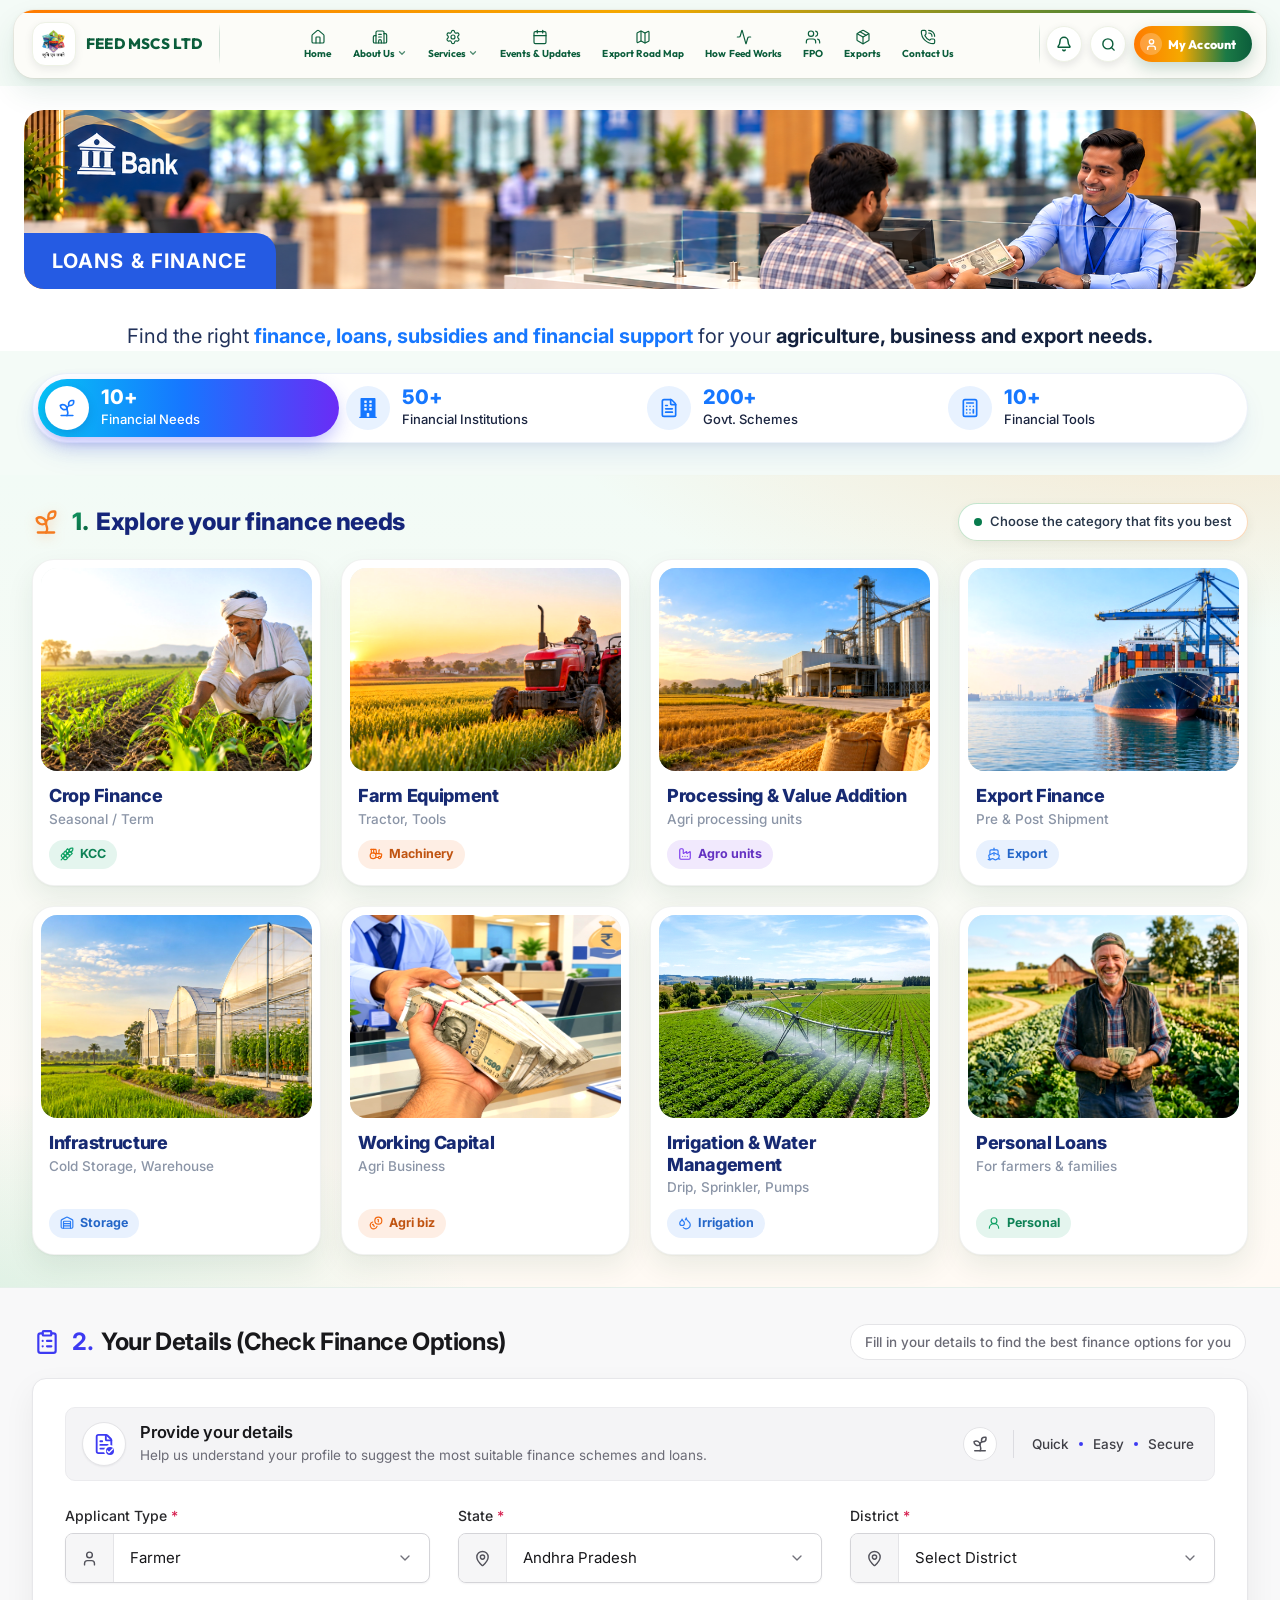
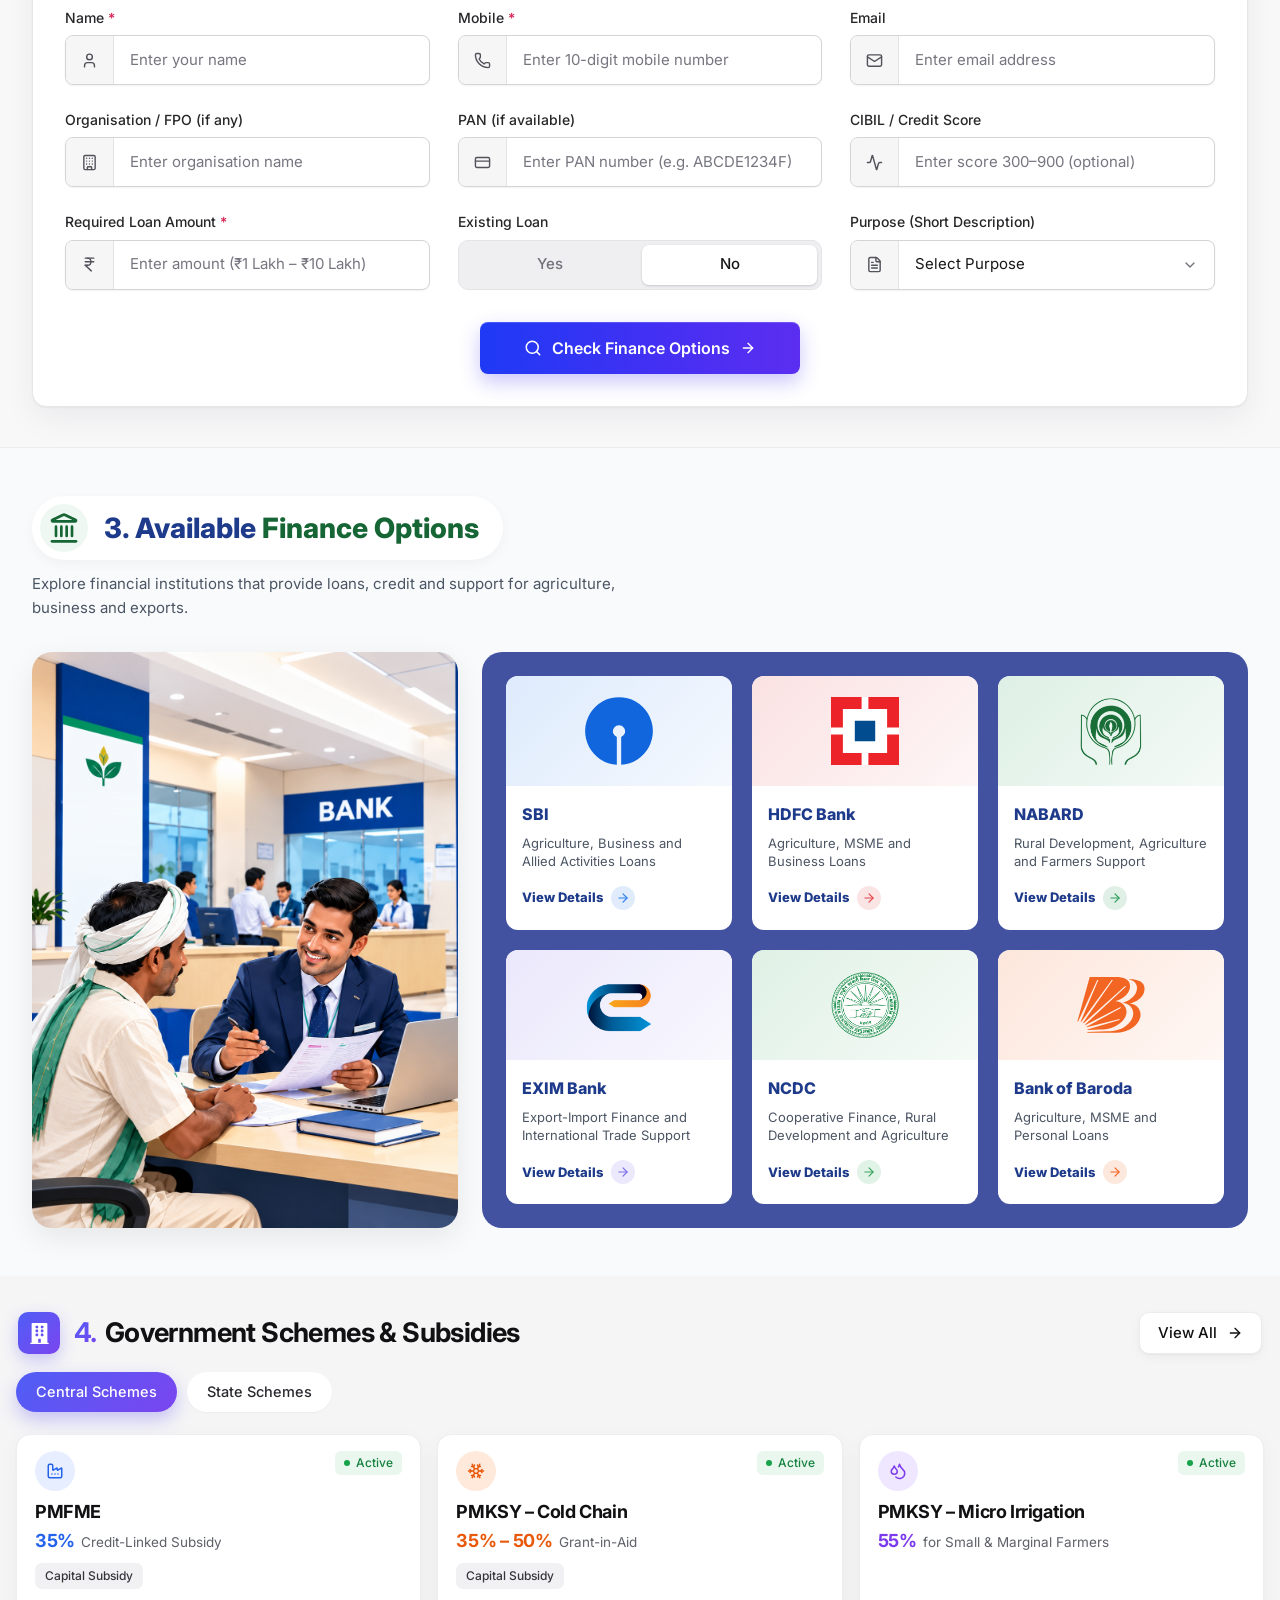
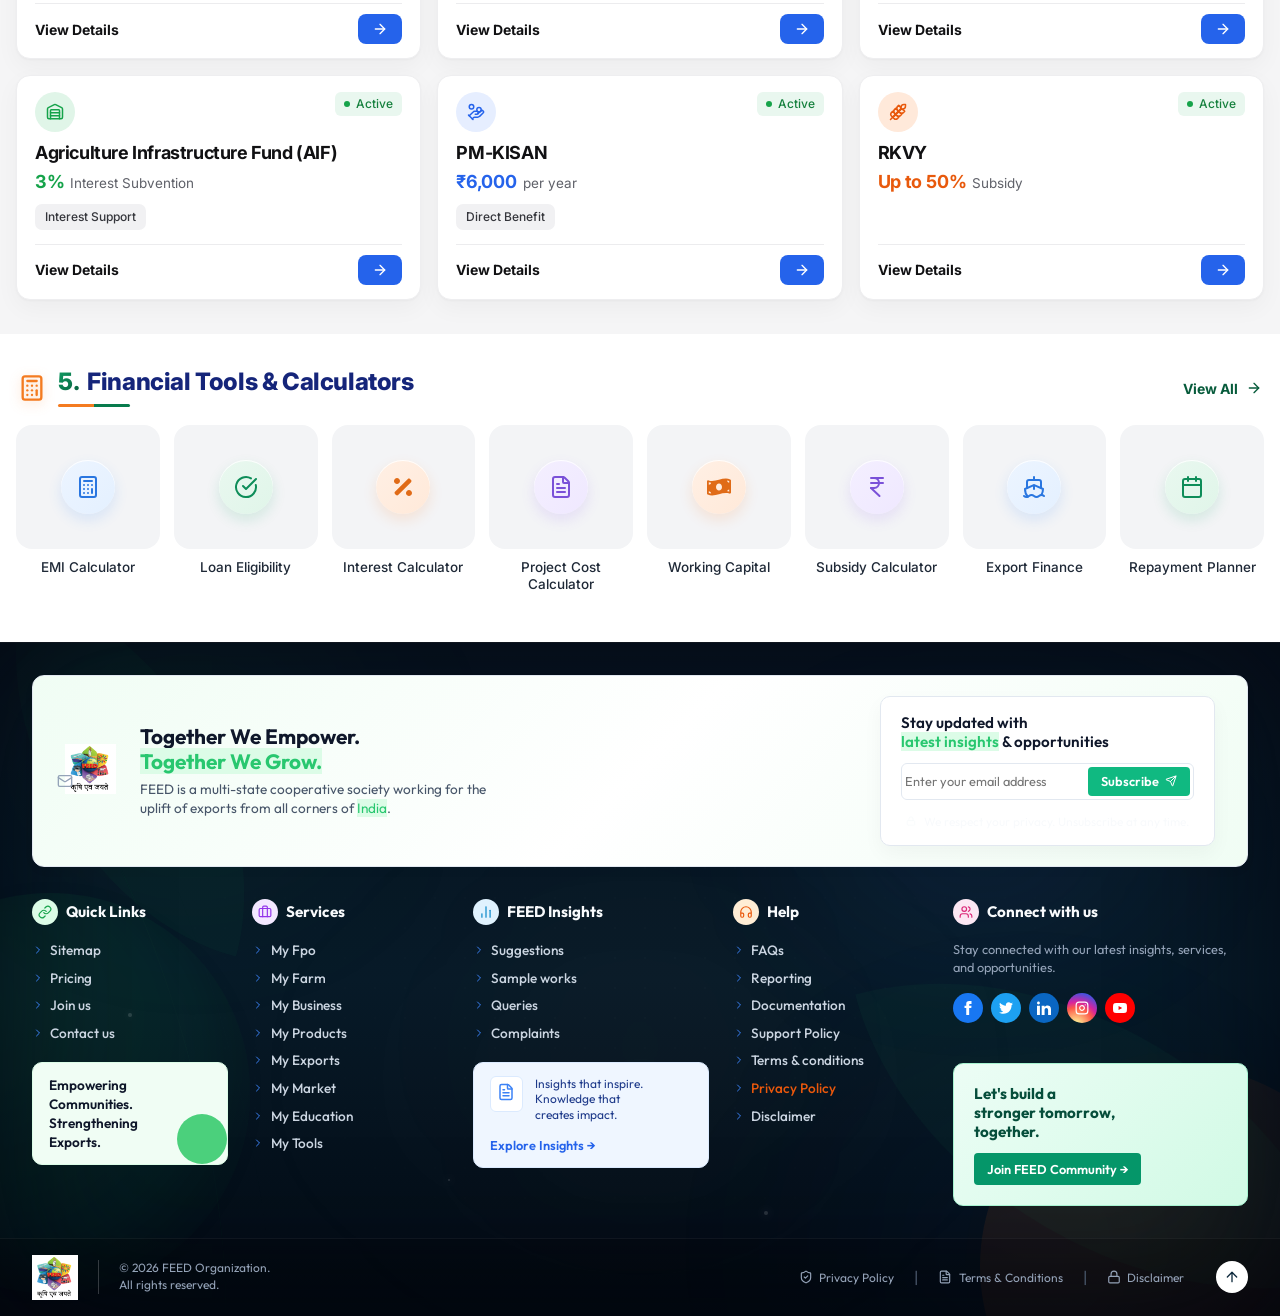
<file: pages/loans-finance.html>
<!DOCTYPE html>
<html lang="en">
<head>
  <meta charset="UTF-8">
  <meta name="viewport" content="width=device-width, initial-scale=1.0">
  <title>Loans &amp; Finance | FEED MSCS LTD</title>
  <link rel="icon" type="image/svg+xml" href="../assets/images/brand/favicon.svg">
  <link rel="preconnect" href="https://fonts.googleapis.com">
  <link rel="preconnect" href="https://fonts.gstatic.com" crossorigin>
  <link rel="stylesheet" href="https://fonts.googleapis.com/css2?family=Inter:wght@300;400;500;600;700;800;900&amp;family=Outfit:wght@300;400;500;600;700;800;900&amp;display=swap">
  <!-- Same order as the React app loads them: later files win ties -->
  <link rel="stylesheet" href="../assets/css/base.css">
  <link rel="stylesheet" href="../assets/css/components/footer.css">
  <link rel="stylesheet" href="../assets/css/components/navbar.css">
  <link rel="stylesheet" href="../assets/css/components/notification-bell.css">
  <link rel="stylesheet" href="../assets/css/pages/loans-finance.css">
</head>
<body data-page="loans-finance" data-site-root="../">
  <div id="root">
    <div class="app-container is-home">
      <div class="main-content-bg">
<div class="lf-page"><nav class="fw-nav-root" aria-label="Main navigation"><div class="fw-navbar"><button type="button" class="fw-navbar-logo" aria-label="FEED MSCS LTD home"><span class="fw-navbar-logo-badge"><img src="../assets/images/brand/dashboard-logo.avif" alt="FEED MSCS LTD"/></span><span class="fw-navbar-logo-text"><span class="fw-navbar-logo-title">FEED MSCS LTD</span><span class="fw-navbar-logo-tagline">Empowering Farmers, Enriching Futures</span></span></button><span class="fw-navbar-divider" aria-hidden="true"></span><ul class="fw-navbar-links"><li class="fw-nav-item"><button type="button" class="fw-nav-btn"><svg xmlns="http://www.w3.org/2000/svg" width="16" height="16" viewBox="0 0 24 24" fill="none" stroke="currentColor" stroke-width="1.75" stroke-linecap="round" stroke-linejoin="round" class="lucide lucide-house fw-nav-icon" aria-hidden="true"><path d="M15 21v-8a1 1 0 0 0-1-1h-4a1 1 0 0 0-1 1v8"></path><path d="M3 10a2 2 0 0 1 .709-1.528l7-6a2 2 0 0 1 2.582 0l7 6A2 2 0 0 1 21 10v9a2 2 0 0 1-2 2H5a2 2 0 0 1-2-2z"></path></svg><span class="fw-nav-label-row"><span class="fw-nav-label">Home</span></span></button></li><li class="fw-nav-item"><button type="button" class="fw-nav-btn"><svg xmlns="http://www.w3.org/2000/svg" width="16" height="16" viewBox="0 0 24 24" fill="none" stroke="currentColor" stroke-width="1.75" stroke-linecap="round" stroke-linejoin="round" class="lucide lucide-building2 lucide-building-2 fw-nav-icon" aria-hidden="true"><path d="M10 12h4"></path><path d="M10 8h4"></path><path d="M14 21v-3a2 2 0 0 0-4 0v3"></path><path d="M6 10H4a2 2 0 0 0-2 2v7a2 2 0 0 0 2 2h16a2 2 0 0 0 2-2V9a2 2 0 0 0-2-2h-2"></path><path d="M6 21V5a2 2 0 0 1 2-2h8a2 2 0 0 1 2 2v16"></path></svg><span class="fw-nav-label-row"><span class="fw-nav-label">About Us</span><svg xmlns="http://www.w3.org/2000/svg" width="10" height="10" viewBox="0 0 24 24" fill="none" stroke="currentColor" stroke-width="3" stroke-linecap="round" stroke-linejoin="round" class="lucide lucide-chevron-down fw-nav-chevron" aria-hidden="true"><path d="m6 9 6 6 6-6"></path></svg></span></button></li><li class="fw-nav-item"><button type="button" class="fw-nav-btn" aria-haspopup="true" aria-expanded="false"><svg xmlns="http://www.w3.org/2000/svg" width="16" height="16" viewBox="0 0 24 24" fill="none" stroke="currentColor" stroke-width="1.75" stroke-linecap="round" stroke-linejoin="round" class="lucide lucide-settings fw-nav-icon" aria-hidden="true"><path d="M9.671 4.136a2.34 2.34 0 0 1 4.659 0 2.34 2.34 0 0 0 3.319 1.915 2.34 2.34 0 0 1 2.33 4.033 2.34 2.34 0 0 0 0 3.831 2.34 2.34 0 0 1-2.33 4.033 2.34 2.34 0 0 0-3.319 1.915 2.34 2.34 0 0 1-4.659 0 2.34 2.34 0 0 0-3.32-1.915 2.34 2.34 0 0 1-2.33-4.033 2.34 2.34 0 0 0 0-3.831A2.34 2.34 0 0 1 6.35 6.051a2.34 2.34 0 0 0 3.319-1.915"></path><circle cx="12" cy="12" r="3"></circle></svg><span class="fw-nav-label-row"><span class="fw-nav-label">Services</span><svg xmlns="http://www.w3.org/2000/svg" width="10" height="10" viewBox="0 0 24 24" fill="none" stroke="currentColor" stroke-width="3" stroke-linecap="round" stroke-linejoin="round" class="lucide lucide-chevron-down fw-nav-chevron" aria-hidden="true"><path d="m6 9 6 6 6-6"></path></svg></span></button></li><li class="fw-nav-item"><button type="button" class="fw-nav-btn"><svg xmlns="http://www.w3.org/2000/svg" width="16" height="16" viewBox="0 0 24 24" fill="none" stroke="currentColor" stroke-width="1.75" stroke-linecap="round" stroke-linejoin="round" class="lucide lucide-calendar fw-nav-icon" aria-hidden="true"><path d="M8 2v4"></path><path d="M16 2v4"></path><rect width="18" height="18" x="3" y="4" rx="2"></rect><path d="M3 10h18"></path></svg><span class="fw-nav-label-row"><span class="fw-nav-label">Events &amp; Updates</span></span></button></li><li class="fw-nav-item"><button type="button" class="fw-nav-btn"><svg xmlns="http://www.w3.org/2000/svg" width="16" height="16" viewBox="0 0 24 24" fill="none" stroke="currentColor" stroke-width="1.75" stroke-linecap="round" stroke-linejoin="round" class="lucide lucide-map fw-nav-icon" aria-hidden="true"><path d="M14.106 5.553a2 2 0 0 0 1.788 0l3.659-1.83A1 1 0 0 1 21 4.619v12.764a1 1 0 0 1-.553.894l-4.553 2.277a2 2 0 0 1-1.788 0l-4.212-2.106a2 2 0 0 0-1.788 0l-3.659 1.83A1 1 0 0 1 3 19.381V6.618a1 1 0 0 1 .553-.894l4.553-2.277a2 2 0 0 1 1.788 0z"></path><path d="M15 5.764v15"></path><path d="M9 3.236v15"></path></svg><span class="fw-nav-label-row"><span class="fw-nav-label">Export Road Map</span></span></button></li><li class="fw-nav-item"><button type="button" class="fw-nav-btn"><svg xmlns="http://www.w3.org/2000/svg" width="16" height="16" viewBox="0 0 24 24" fill="none" stroke="currentColor" stroke-width="1.75" stroke-linecap="round" stroke-linejoin="round" class="lucide lucide-activity fw-nav-icon" aria-hidden="true"><path d="M22 12h-2.48a2 2 0 0 0-1.93 1.46l-2.35 8.36a.25.25 0 0 1-.48 0L9.24 2.18a.25.25 0 0 0-.48 0l-2.35 8.36A2 2 0 0 1 4.49 12H2"></path></svg><span class="fw-nav-label-row"><span class="fw-nav-label">How Feed Works</span></span></button></li><li class="fw-nav-item"><button type="button" class="fw-nav-btn"><svg xmlns="http://www.w3.org/2000/svg" width="16" height="16" viewBox="0 0 24 24" fill="none" stroke="currentColor" stroke-width="1.75" stroke-linecap="round" stroke-linejoin="round" class="lucide lucide-users fw-nav-icon" aria-hidden="true"><path d="M16 21v-2a4 4 0 0 0-4-4H6a4 4 0 0 0-4 4v2"></path><path d="M16 3.128a4 4 0 0 1 0 7.744"></path><path d="M22 21v-2a4 4 0 0 0-3-3.87"></path><circle cx="9" cy="7" r="4"></circle></svg><span class="fw-nav-label-row"><span class="fw-nav-label">FPO</span></span></button></li><li class="fw-nav-item"><button type="button" class="fw-nav-btn"><svg xmlns="http://www.w3.org/2000/svg" width="16" height="16" viewBox="0 0 24 24" fill="none" stroke="currentColor" stroke-width="1.75" stroke-linecap="round" stroke-linejoin="round" class="lucide lucide-package fw-nav-icon" aria-hidden="true"><path d="M11 21.73a2 2 0 0 0 2 0l7-4A2 2 0 0 0 21 16V8a2 2 0 0 0-1-1.73l-7-4a2 2 0 0 0-2 0l-7 4A2 2 0 0 0 3 8v8a2 2 0 0 0 1 1.73z"></path><path d="M12 22V12"></path><polyline points="3.29 7 12 12 20.71 7"></polyline><path d="m7.5 4.27 9 5.15"></path></svg><span class="fw-nav-label-row"><span class="fw-nav-label">Exports</span></span></button></li><li class="fw-nav-item"><button type="button" class="fw-nav-btn"><svg xmlns="http://www.w3.org/2000/svg" width="16" height="16" viewBox="0 0 24 24" fill="none" stroke="currentColor" stroke-width="1.75" stroke-linecap="round" stroke-linejoin="round" class="lucide lucide-phone-call fw-nav-icon" aria-hidden="true"><path d="M13 2a9 9 0 0 1 9 9"></path><path d="M13 6a5 5 0 0 1 5 5"></path><path d="M13.832 16.568a1 1 0 0 0 1.213-.303l.355-.465A2 2 0 0 1 17 15h3a2 2 0 0 1 2 2v3a2 2 0 0 1-2 2A18 18 0 0 1 2 4a2 2 0 0 1 2-2h3a2 2 0 0 1 2 2v3a2 2 0 0 1-.8 1.6l-.468.351a1 1 0 0 0-.292 1.233 14 14 0 0 0 6.392 6.384"></path></svg><span class="fw-nav-label-row"><span class="fw-nav-label">Contact Us</span></span></button></li></ul><span class="fw-navbar-divider fw-navbar-divider--actions" aria-hidden="true"></span><div class="fw-navbar-actions"><div class="nb-wrap"><button type="button" class="nb-bell" aria-label="Notifications" aria-haspopup="true" aria-expanded="false"><svg xmlns="http://www.w3.org/2000/svg" width="16" height="16" viewBox="0 0 24 24" fill="none" stroke="currentColor" stroke-width="2.25" stroke-linecap="round" stroke-linejoin="round" class="lucide lucide-bell" aria-hidden="true"><path d="M10.268 21a2 2 0 0 0 3.464 0"></path><path d="M3.262 15.326A1 1 0 0 0 4 17h16a1 1 0 0 0 .74-1.673C19.41 13.956 18 12.499 18 8A6 6 0 0 0 6 8c0 4.499-1.411 5.956-2.738 7.326"></path></svg></button></div><button type="button" class="fw-search-btn" aria-label="Search"><svg xmlns="http://www.w3.org/2000/svg" width="15" height="15" viewBox="0 0 24 24" fill="none" stroke="currentColor" stroke-width="2.25" stroke-linecap="round" stroke-linejoin="round" class="lucide lucide-search" aria-hidden="true"><path d="m21 21-4.34-4.34"></path><circle cx="11" cy="11" r="8"></circle></svg></button><div class="fw-account-wrap"><button type="button" class="fw-account-btn"><span class="fw-account-icon"><svg xmlns="http://www.w3.org/2000/svg" width="13" height="13" viewBox="0 0 24 24" fill="none" stroke="currentColor" stroke-width="2.5" stroke-linecap="round" stroke-linejoin="round" class="lucide lucide-user" aria-hidden="true"><path d="M19 21v-2a4 4 0 0 0-4-4H9a4 4 0 0 0-4 4v2"></path><circle cx="12" cy="7" r="4"></circle></svg></span><span class="fw-account-label">My Account</span></button></div></div></div><button type="button" class="fw-hamburger" aria-label="Open menu" aria-expanded="false"><svg xmlns="http://www.w3.org/2000/svg" width="20" height="20" viewBox="0 0 24 24" fill="none" stroke="currentColor" stroke-width="2" stroke-linecap="round" stroke-linejoin="round" class="lucide lucide-menu" aria-hidden="true"><path d="M4 5h16"></path><path d="M4 12h16"></path><path d="M4 19h16"></path></svg></button></nav><div class="lf-page-nav-spacer"></div><div class="lf-content"><section class="loans-hero"><div class="loans-hero__media"><img class="loans-hero__image" src="../assets/images/loans-finance/header-image.png" alt="Smiling farmer receiving a bundle of rupee notes from a bank officer at the bank counter"/><h1 class="loans-hero__title">Loans &amp; <span>Finance</span></h1></div><p class="loans-hero__intro">Find the right <span class="loans-hero__intro-accent">finance, loans, subsidies and financial support</span> for your <span class="loans-hero__intro-strong">agriculture, business and export needs.</span></p></section><div class="finance-stats"><a href="#finance-needs" class="finance-stat-card" aria-label="10+ Financial Needs - go to Explore your finance needs"><div class="finance-stat-card__icon"><svg xmlns="http://www.w3.org/2000/svg" width="20" height="20" viewBox="0 0 24 24" fill="none" stroke="currentColor" stroke-width="2" stroke-linecap="round" stroke-linejoin="round" class="lucide lucide-sprout" aria-hidden="true"><path d="M14 9.536V7a4 4 0 0 1 4-4h1.5a.5.5 0 0 1 .5.5V5a4 4 0 0 1-4 4 4 4 0 0 0-4 4c0 2 1 3 1 5a5 5 0 0 1-1 3"></path><path d="M4 9a5 5 0 0 1 8 4 5 5 0 0 1-8-4"></path><path d="M5 21h14"></path></svg></div><div class="finance-stat-card__copy"><div class="finance-stat-card__value">10+</div><div class="finance-stat-card__label">Financial Needs</div></div></a><a href="#finance-providers" class="finance-stat-card" aria-label="50+ Financial Institutions - go to Available Finance Options"><div class="finance-stat-card__icon"><svg stroke="currentColor" fill="currentColor" stroke-width="0" viewBox="0 0 448 512" height="20" width="20" xmlns="http://www.w3.org/2000/svg"><path d="M436 480h-20V24c0-13.255-10.745-24-24-24H56C42.745 0 32 10.745 32 24v456H12c-6.627 0-12 5.373-12 12v20h448v-20c0-6.627-5.373-12-12-12zM128 76c0-6.627 5.373-12 12-12h40c6.627 0 12 5.373 12 12v40c0 6.627-5.373 12-12 12h-40c-6.627 0-12-5.373-12-12V76zm0 96c0-6.627 5.373-12 12-12h40c6.627 0 12 5.373 12 12v40c0 6.627-5.373 12-12 12h-40c-6.627 0-12-5.373-12-12v-40zm52 148h-40c-6.627 0-12-5.373-12-12v-40c0-6.627 5.373-12 12-12h40c6.627 0 12 5.373 12 12v40c0 6.627-5.373 12-12 12zm76 160h-64v-84c0-6.627 5.373-12 12-12h40c6.627 0 12 5.373 12 12v84zm64-172c0 6.627-5.373 12-12 12h-40c-6.627 0-12-5.373-12-12v-40c0-6.627 5.373-12 12-12h40c6.627 0 12 5.373 12 12v40zm0-96c0 6.627-5.373 12-12 12h-40c-6.627 0-12-5.373-12-12v-40c0-6.627 5.373-12 12-12h40c6.627 0 12 5.373 12 12v40zm0-96c0 6.627-5.373 12-12 12h-40c-6.627 0-12-5.373-12-12V76c0-6.627 5.373-12 12-12h40c6.627 0 12 5.373 12 12v40z"></path></svg></div><div class="finance-stat-card__copy"><div class="finance-stat-card__value">50+</div><div class="finance-stat-card__label">Financial Institutions</div></div></a><a href="#government-schemes" class="finance-stat-card" aria-label="200+ Govt. Schemes - go to Government Schemes &amp; Subsidies"><div class="finance-stat-card__icon"><svg xmlns="http://www.w3.org/2000/svg" width="20" height="20" viewBox="0 0 24 24" fill="none" stroke="currentColor" stroke-width="2" stroke-linecap="round" stroke-linejoin="round" class="lucide lucide-file-text" aria-hidden="true"><path d="M6 22a2 2 0 0 1-2-2V4a2 2 0 0 1 2-2h8a2.4 2.4 0 0 1 1.704.706l3.588 3.588A2.4 2.4 0 0 1 20 8v12a2 2 0 0 1-2 2z"></path><path d="M14 2v5a1 1 0 0 0 1 1h5"></path><path d="M10 9H8"></path><path d="M16 13H8"></path><path d="M16 17H8"></path></svg></div><div class="finance-stat-card__copy"><div class="finance-stat-card__value">200+</div><div class="finance-stat-card__label">Govt. Schemes</div></div></a><a href="#financial-tools" class="finance-stat-card" aria-label="10+ Financial Tools - go to Financial Tools &amp; Calculators"><div class="finance-stat-card__icon"><svg xmlns="http://www.w3.org/2000/svg" width="20" height="20" viewBox="0 0 24 24" fill="none" stroke="currentColor" stroke-width="2" stroke-linecap="round" stroke-linejoin="round" class="lucide lucide-calculator" aria-hidden="true"><rect width="16" height="20" x="4" y="2" rx="2"></rect><line x1="8" x2="16" y1="6" y2="6"></line><line x1="16" x2="16" y1="14" y2="18"></line><path d="M16 10h.01"></path><path d="M12 10h.01"></path><path d="M8 10h.01"></path><path d="M12 14h.01"></path><path d="M8 14h.01"></path><path d="M12 18h.01"></path><path d="M8 18h.01"></path></svg></div><div class="finance-stat-card__copy"><div class="finance-stat-card__value">10+</div><div class="finance-stat-card__label">Financial Tools</div></div></a></div><div class="lf-mt-8 lf-flex lf-flex-col lf-w-full"><section id="finance-needs" class="finance-categories"><div class="finance-categories__inner"><div class="lf-flex lf-flex-col lf-md-flex-row lf-md-items-center lf-justify-between lf-mb-6 lf-gap-4"><div class="lf-flex lf-items-center lf-gap-3"><div class="lf-text-orange"><svg xmlns="http://www.w3.org/2000/svg" width="28" height="28" viewBox="0 0 24 24" fill="none" stroke="currentColor" stroke-width="2" stroke-linecap="round" stroke-linejoin="round" class="lucide lucide-sprout" aria-hidden="true"><path d="M14 9.536V7a4 4 0 0 1 4-4h1.5a.5.5 0 0 1 .5.5V5a4 4 0 0 1-4 4 4 4 0 0 0-4 4c0 2 1 3 1 5a5 5 0 0 1-1 3"></path><path d="M4 9a5 5 0 0 1 8 4 5 5 0 0 1-8-4"></path><path d="M5 21h14"></path></svg></div><div><h2 class="lf-text-2xl lf-font-bold lf-text-navy lf-flex lf-items-center lf-gap-2"><span class="lf-text-primary">1.</span> Explore your finance needs</h2></div></div><div class="lf-flex-shrink-0"><div class="finance-categories__hint"><span aria-hidden="true"></span>Choose the category that fits you best</div></div></div><ul class="finance-category-grid" aria-label="Finance categories"><li class="finance-category-card finance-category-card--green"><div class="finance-category-card__media"><img class="finance-category-card__image" src="../assets/images/loans-finance/crop-finance.jpg" alt="" loading="lazy" draggable="false"/></div><div class="finance-category-card__body"><h3 class="finance-category-card__title">Crop Finance</h3><p class="finance-category-card__subtitle">Seasonal / Term</p><span class="finance-category-card__tag"><svg xmlns="http://www.w3.org/2000/svg" width="14" height="14" viewBox="0 0 24 24" fill="none" stroke="currentColor" stroke-width="2" stroke-linecap="round" stroke-linejoin="round" class="lucide lucide-wheat" aria-hidden="true"><path d="M2 22 16 8"></path><path d="M3.47 12.53 5 11l1.53 1.53a3.5 3.5 0 0 1 0 4.94L5 19l-1.53-1.53a3.5 3.5 0 0 1 0-4.94Z"></path><path d="M7.47 8.53 9 7l1.53 1.53a3.5 3.5 0 0 1 0 4.94L9 15l-1.53-1.53a3.5 3.5 0 0 1 0-4.94Z"></path><path d="M11.47 4.53 13 3l1.53 1.53a3.5 3.5 0 0 1 0 4.94L13 11l-1.53-1.53a3.5 3.5 0 0 1 0-4.94Z"></path><path d="M20 2h2v2a4 4 0 0 1-4 4h-2V6a4 4 0 0 1 4-4Z"></path><path d="M11.47 17.47 13 19l-1.53 1.53a3.5 3.5 0 0 1-4.94 0L5 19l1.53-1.53a3.5 3.5 0 0 1 4.94 0Z"></path><path d="M15.47 13.47 17 15l-1.53 1.53a3.5 3.5 0 0 1-4.94 0L9 15l1.53-1.53a3.5 3.5 0 0 1 4.94 0Z"></path><path d="M19.47 9.47 21 11l-1.53 1.53a3.5 3.5 0 0 1-4.94 0L13 11l1.53-1.53a3.5 3.5 0 0 1 4.94 0Z"></path></svg>KCC</span></div></li><li class="finance-category-card finance-category-card--orange"><div class="finance-category-card__media"><img class="finance-category-card__image" src="../assets/images/loans-finance/farm-equipment.jpg" alt="" loading="lazy" draggable="false"/></div><div class="finance-category-card__body"><h3 class="finance-category-card__title">Farm Equipment</h3><p class="finance-category-card__subtitle">Tractor, Tools</p><span class="finance-category-card__tag"><svg xmlns="http://www.w3.org/2000/svg" width="14" height="14" viewBox="0 0 24 24" fill="none" stroke="currentColor" stroke-width="2" stroke-linecap="round" stroke-linejoin="round" class="lucide lucide-tractor" aria-hidden="true"><path d="m10 11 11 .9a1 1 0 0 1 .8 1.1l-.665 4.158a1 1 0 0 1-.988.842H20"></path><path d="M16 18h-5"></path><path d="M18 5a1 1 0 0 0-1 1v5.573"></path><path d="M3 4h8.129a1 1 0 0 1 .99.863L13 11.246"></path><path d="M4 11V4"></path><path d="M7 15h.01"></path><path d="M8 10.1V4"></path><circle cx="18" cy="18" r="2"></circle><circle cx="7" cy="15" r="5"></circle></svg>Machinery</span></div></li><li class="finance-category-card finance-category-card--purple"><div class="finance-category-card__media"><img class="finance-category-card__image" src="../assets/images/loans-finance/processing-value-addition.jpg" alt="" loading="lazy" draggable="false"/></div><div class="finance-category-card__body"><h3 class="finance-category-card__title">Processing &amp; Value Addition</h3><p class="finance-category-card__subtitle">Agri processing units</p><span class="finance-category-card__tag"><svg xmlns="http://www.w3.org/2000/svg" width="14" height="14" viewBox="0 0 24 24" fill="none" stroke="currentColor" stroke-width="2" stroke-linecap="round" stroke-linejoin="round" class="lucide lucide-factory" aria-hidden="true"><path d="M12 16h.01"></path><path d="M16 16h.01"></path><path d="M3 19a2 2 0 0 0 2 2h14a2 2 0 0 0 2-2V8.5a.5.5 0 0 0-.769-.422l-4.462 2.844A.5.5 0 0 1 15 10.5v-2a.5.5 0 0 0-.769-.422L9.77 10.922A.5.5 0 0 1 9 10.5V5a2 2 0 0 0-2-2H5a2 2 0 0 0-2 2z"></path><path d="M8 16h.01"></path></svg>Agro units</span></div></li><li class="finance-category-card finance-category-card--blue"><div class="finance-category-card__media"><img class="finance-category-card__image" src="../assets/images/loans-finance/export-finance.jpg" alt="" loading="lazy" draggable="false"/></div><div class="finance-category-card__body"><h3 class="finance-category-card__title">Export Finance</h3><p class="finance-category-card__subtitle">Pre &amp; Post Shipment</p><span class="finance-category-card__tag"><svg xmlns="http://www.w3.org/2000/svg" width="14" height="14" viewBox="0 0 24 24" fill="none" stroke="currentColor" stroke-width="2" stroke-linecap="round" stroke-linejoin="round" class="lucide lucide-ship" aria-hidden="true"><path d="M12 10.189V14"></path><path d="M12 2v3"></path><path d="M19 13V7a2 2 0 0 0-2-2H7a2 2 0 0 0-2 2v6"></path><path d="M19.38 20A11.6 11.6 0 0 0 21 14l-8.188-3.639a2 2 0 0 0-1.624 0L3 14a11.6 11.6 0 0 0 2.81 7.76"></path><path d="M2 21c.6.5 1.2 1 2.5 1 2.5 0 2.5-2 5-2 1.3 0 1.9.5 2.5 1s1.2 1 2.5 1c2.5 0 2.5-2 5-2 1.3 0 1.9.5 2.5 1"></path></svg>Export</span></div></li><li class="finance-category-card finance-category-card--blue"><div class="finance-category-card__media"><img class="finance-category-card__image" src="../assets/images/loans-finance/infrastructure.jpg" alt="" loading="lazy" draggable="false"/></div><div class="finance-category-card__body"><h3 class="finance-category-card__title">Infrastructure</h3><p class="finance-category-card__subtitle">Cold Storage, Warehouse</p><span class="finance-category-card__tag"><svg xmlns="http://www.w3.org/2000/svg" width="14" height="14" viewBox="0 0 24 24" fill="none" stroke="currentColor" stroke-width="2" stroke-linecap="round" stroke-linejoin="round" class="lucide lucide-warehouse" aria-hidden="true"><path d="M18 21V10a1 1 0 0 0-1-1H7a1 1 0 0 0-1 1v11"></path><path d="M22 19a2 2 0 0 1-2 2H4a2 2 0 0 1-2-2V8a2 2 0 0 1 1.132-1.803l7.95-3.974a2 2 0 0 1 1.837 0l7.948 3.974A2 2 0 0 1 22 8z"></path><path d="M6 13h12"></path><path d="M6 17h12"></path></svg>Storage</span></div></li><li class="finance-category-card finance-category-card--orange"><div class="finance-category-card__media"><img class="finance-category-card__image" src="../assets/images/loans-finance/working-capital.jpg" alt="" loading="lazy" draggable="false"/></div><div class="finance-category-card__body"><h3 class="finance-category-card__title">Working Capital</h3><p class="finance-category-card__subtitle">Agri Business</p><span class="finance-category-card__tag"><svg xmlns="http://www.w3.org/2000/svg" width="14" height="14" viewBox="0 0 24 24" fill="none" stroke="currentColor" stroke-width="2" stroke-linecap="round" stroke-linejoin="round" class="lucide lucide-coins" aria-hidden="true"><path d="M13.744 17.736a6 6 0 1 1-7.48-7.48"></path><path d="M15 6h1v4"></path><path d="m6.134 14.768.866-.5 2 3.464"></path><circle cx="16" cy="8" r="6"></circle></svg>Agri biz</span></div></li><li class="finance-category-card finance-category-card--blue"><div class="finance-category-card__media"><img class="finance-category-card__image" src="../assets/images/loans-finance/irrigation.jpg" alt="" loading="lazy" draggable="false"/></div><div class="finance-category-card__body"><h3 class="finance-category-card__title">Irrigation &amp; Water Management</h3><p class="finance-category-card__subtitle">Drip, Sprinkler, Pumps</p><span class="finance-category-card__tag"><svg xmlns="http://www.w3.org/2000/svg" width="14" height="14" viewBox="0 0 24 24" fill="none" stroke="currentColor" stroke-width="2" stroke-linecap="round" stroke-linejoin="round" class="lucide lucide-droplets" aria-hidden="true"><path d="M7 16.3c2.2 0 4-1.83 4-4.05 0-1.16-.57-2.26-1.71-3.19S7.29 6.75 7 5.3c-.29 1.45-1.14 2.84-2.29 3.76S3 11.1 3 12.25c0 2.22 1.8 4.05 4 4.05z"></path><path d="M12.56 6.6A10.97 10.97 0 0 0 14 3.02c.5 2.5 2 4.9 4 6.5s3 3.5 3 5.5a6.98 6.98 0 0 1-11.91 4.97"></path></svg>Irrigation</span></div></li><li class="finance-category-card finance-category-card--green"><div class="finance-category-card__media"><img class="finance-category-card__image" src="../assets/images/loans-finance/other.jpg" alt="" loading="lazy" draggable="false"/></div><div class="finance-category-card__body"><h3 class="finance-category-card__title">Personal Loans</h3><p class="finance-category-card__subtitle">For farmers &amp; families</p><span class="finance-category-card__tag"><svg xmlns="http://www.w3.org/2000/svg" width="14" height="14" viewBox="0 0 24 24" fill="none" stroke="currentColor" stroke-width="2" stroke-linecap="round" stroke-linejoin="round" class="lucide lucide-user-round" aria-hidden="true"><circle cx="12" cy="8" r="5"></circle><path d="M20 21a8 8 0 0 0-16 0"></path></svg>Personal</span></div></li></ul></div></section><section class="finance-details"><div class="finance-details__inner"><div class="lf-flex lf-flex-col lf-md-flex-row lf-md-items-center lf-justify-between lf-mb-6 lf-gap-4"><div class="lf-flex lf-items-center lf-gap-3"><div class="lf-text-orange"><svg xmlns="http://www.w3.org/2000/svg" width="28" height="28" viewBox="0 0 24 24" fill="none" stroke="currentColor" stroke-width="2" stroke-linecap="round" stroke-linejoin="round" class="lucide lucide-clipboard-list" aria-hidden="true"><rect width="8" height="4" x="8" y="2" rx="1" ry="1"></rect><path d="M16 4h2a2 2 0 0 1 2 2v14a2 2 0 0 1-2 2H6a2 2 0 0 1-2-2V6a2 2 0 0 1 2-2h2"></path><path d="M12 11h4"></path><path d="M12 16h4"></path><path d="M8 11h.01"></path><path d="M8 16h.01"></path></svg></div><div><h2 class="lf-text-2xl lf-font-bold lf-text-navy lf-flex lf-items-center lf-gap-2"><span class="lf-text-primary">2.</span> Your Details (Check Finance Options)</h2></div></div><div class="lf-flex-shrink-0"><div class="finance-details__hint">Fill in your details to find the best finance options for you</div></div></div><div class="finance-details__card"><div class="finance-details__intro"><div class="finance-details__intro-main"><span class="finance-details__intro-icon"><svg xmlns="http://www.w3.org/2000/svg" width="22" height="22" viewBox="0 0 24 24" fill="none" stroke="currentColor" stroke-width="2" stroke-linecap="round" stroke-linejoin="round" class="lucide lucide-file-text" aria-hidden="true"><path d="M6 22a2 2 0 0 1-2-2V4a2 2 0 0 1 2-2h8a2.4 2.4 0 0 1 1.704.706l3.588 3.588A2.4 2.4 0 0 1 20 8v12a2 2 0 0 1-2 2z"></path><path d="M14 2v5a1 1 0 0 0 1 1h5"></path><path d="M10 9H8"></path><path d="M16 13H8"></path><path d="M16 17H8"></path></svg><span class="finance-details__intro-badge"><svg xmlns="http://www.w3.org/2000/svg" width="8" height="8" viewBox="0 0 24 24" fill="none" stroke="currentColor" stroke-width="2" stroke-linecap="round" stroke-linejoin="round" class="lucide lucide-check" aria-hidden="true"><path d="M20 6 9 17l-5-5"></path></svg></span></span><div><h3 class="finance-details__intro-title">Provide your details</h3><p class="finance-details__intro-text">Help us understand your profile to suggest the most suitable finance schemes and loans.</p></div></div><div class="finance-details__intro-aside"><span class="finance-details__intro-sprout"><svg xmlns="http://www.w3.org/2000/svg" width="18" height="18" viewBox="0 0 24 24" fill="none" stroke="currentColor" stroke-width="2" stroke-linecap="round" stroke-linejoin="round" class="lucide lucide-sprout" aria-hidden="true"><path d="M14 9.536V7a4 4 0 0 1 4-4h1.5a.5.5 0 0 1 .5.5V5a4 4 0 0 1-4 4 4 4 0 0 0-4 4c0 2 1 3 1 5a5 5 0 0 1-1 3"></path><path d="M4 9a5 5 0 0 1 8 4 5 5 0 0 1-8-4"></path><path d="M5 21h14"></path></svg></span><span class="finance-details__intro-divider" aria-hidden="true"></span><span class="finance-details__intro-tags">Quick <i aria-hidden="true"></i> Easy <i aria-hidden="true"></i> Secure</span></div></div><div class="finance-details__grid"><div class="finance-details__field"><label class="finance-details__label">Applicant Type <span class="finance-details__required">*</span></label><div class="finance-details__control finance-details__control--select"><span class="finance-details__control-icon"><svg xmlns="http://www.w3.org/2000/svg" width="17" height="17" viewBox="0 0 24 24" fill="none" stroke="currentColor" stroke-width="2" stroke-linecap="round" stroke-linejoin="round" class="lucide lucide-user" aria-hidden="true"><path d="M19 21v-2a4 4 0 0 0-4-4H9a4 4 0 0 0-4 4v2"></path><circle cx="12" cy="7" r="4"></circle></svg></span><select><option>Farmer</option><option>FPO</option><option>SHG</option><option>PACS</option><option>Exporter</option><option>Business Members</option><option>MSME</option><option>Individual</option></select><span class="finance-details__chevron"><svg xmlns="http://www.w3.org/2000/svg" width="16" height="16" viewBox="0 0 24 24" fill="none" stroke="currentColor" stroke-width="2" stroke-linecap="round" stroke-linejoin="round" class="lucide lucide-chevron-down" aria-hidden="true"><path d="m6 9 6 6 6-6"></path></svg></span></div></div><div class="finance-details__field"><label class="finance-details__label">State <span class="finance-details__required">*</span></label><div class="finance-details__control finance-details__control--select"><span class="finance-details__control-icon"><svg xmlns="http://www.w3.org/2000/svg" width="17" height="17" viewBox="0 0 24 24" fill="none" stroke="currentColor" stroke-width="2" stroke-linecap="round" stroke-linejoin="round" class="lucide lucide-map-pin" aria-hidden="true"><path d="M20 10c0 4.993-5.539 10.193-7.399 11.799a1 1 0 0 1-1.202 0C9.539 20.193 4 14.993 4 10a8 8 0 0 1 16 0"></path><circle cx="12" cy="10" r="3"></circle></svg></span><select><option selected="">Andhra Pradesh</option><option>Telangana</option></select><span class="finance-details__chevron"><svg xmlns="http://www.w3.org/2000/svg" width="16" height="16" viewBox="0 0 24 24" fill="none" stroke="currentColor" stroke-width="2" stroke-linecap="round" stroke-linejoin="round" class="lucide lucide-chevron-down" aria-hidden="true"><path d="m6 9 6 6 6-6"></path></svg></span></div></div><div class="finance-details__field"><label class="finance-details__label">District <span class="finance-details__required">*</span></label><div class="finance-details__control finance-details__control--select"><span class="finance-details__control-icon"><svg xmlns="http://www.w3.org/2000/svg" width="17" height="17" viewBox="0 0 24 24" fill="none" stroke="currentColor" stroke-width="2" stroke-linecap="round" stroke-linejoin="round" class="lucide lucide-map-pin" aria-hidden="true"><path d="M20 10c0 4.993-5.539 10.193-7.399 11.799a1 1 0 0 1-1.202 0C9.539 20.193 4 14.993 4 10a8 8 0 0 1 16 0"></path><circle cx="12" cy="10" r="3"></circle></svg></span><select><option value="" disabled="" selected="">Select District</option><option>Alluri Sitharama Raju</option><option>Anakapalli</option><option>Ananthapuramu</option><option>Annamayya</option><option>Bapatla</option><option>Chittoor</option><option>Dr. B. R. Ambedkar Konaseema</option><option>East Godavari</option><option>Eluru</option><option>Guntur</option><option>Kakinada</option><option>Krishna</option><option>Kurnool</option><option>Markapuram</option><option>Nandyal</option><option>NTR</option><option>Palnadu</option><option>Parvathipuram Manyam</option><option>Polavaram</option><option>Prakasam</option><option>Sri Potti Sriramulu Nellore</option><option>Sri Sathya Sai</option><option>Srikakulam</option><option>Tirupati</option><option>Visakhapatnam</option><option>Vizianagaram</option><option>West Godavari</option><option>YSR Kadapa</option></select><span class="finance-details__chevron"><svg xmlns="http://www.w3.org/2000/svg" width="16" height="16" viewBox="0 0 24 24" fill="none" stroke="currentColor" stroke-width="2" stroke-linecap="round" stroke-linejoin="round" class="lucide lucide-chevron-down" aria-hidden="true"><path d="m6 9 6 6 6-6"></path></svg></span></div></div><div class="finance-details__field"><label class="finance-details__label">Name <span class="finance-details__required">*</span></label><div class="finance-details__control"><span class="finance-details__control-icon"><svg xmlns="http://www.w3.org/2000/svg" width="17" height="17" viewBox="0 0 24 24" fill="none" stroke="currentColor" stroke-width="2" stroke-linecap="round" stroke-linejoin="round" class="lucide lucide-user" aria-hidden="true"><path d="M19 21v-2a4 4 0 0 0-4-4H9a4 4 0 0 0-4 4v2"></path><circle cx="12" cy="7" r="4"></circle></svg></span><input type="text" placeholder="Enter your name"/></div></div><div class="finance-details__field"><label class="finance-details__label">Mobile <span class="finance-details__required">*</span></label><div class="finance-details__control"><span class="finance-details__control-icon"><svg xmlns="http://www.w3.org/2000/svg" width="17" height="17" viewBox="0 0 24 24" fill="none" stroke="currentColor" stroke-width="2" stroke-linecap="round" stroke-linejoin="round" class="lucide lucide-phone" aria-hidden="true"><path d="M13.832 16.568a1 1 0 0 0 1.213-.303l.355-.465A2 2 0 0 1 17 15h3a2 2 0 0 1 2 2v3a2 2 0 0 1-2 2A18 18 0 0 1 2 4a2 2 0 0 1 2-2h3a2 2 0 0 1 2 2v3a2 2 0 0 1-.8 1.6l-.468.351a1 1 0 0 0-.292 1.233 14 14 0 0 0 6.392 6.384"></path></svg></span><input type="tel" inputMode="numeric" autoComplete="tel-national" placeholder="Enter 10-digit mobile number" aria-invalid="false" value=""/></div></div><div class="finance-details__field"><label class="finance-details__label">Email </label><div class="finance-details__control"><span class="finance-details__control-icon"><svg xmlns="http://www.w3.org/2000/svg" width="17" height="17" viewBox="0 0 24 24" fill="none" stroke="currentColor" stroke-width="2" stroke-linecap="round" stroke-linejoin="round" class="lucide lucide-mail" aria-hidden="true"><path d="m22 7-8.991 5.727a2 2 0 0 1-2.009 0L2 7"></path><rect x="2" y="4" width="20" height="16" rx="2"></rect></svg></span><input type="email" autoComplete="email" autoCapitalize="none" spellCheck="false" placeholder="Enter email address" aria-invalid="false" value=""/></div></div><div class="finance-details__field"><label class="finance-details__label">Organisation / FPO (if any) </label><div class="finance-details__control"><span class="finance-details__control-icon"><svg xmlns="http://www.w3.org/2000/svg" width="17" height="17" viewBox="0 0 24 24" fill="none" stroke="currentColor" stroke-width="2" stroke-linecap="round" stroke-linejoin="round" class="lucide lucide-building" aria-hidden="true"><path d="M12 10h.01"></path><path d="M12 14h.01"></path><path d="M12 6h.01"></path><path d="M16 10h.01"></path><path d="M16 14h.01"></path><path d="M16 6h.01"></path><path d="M8 10h.01"></path><path d="M8 14h.01"></path><path d="M8 6h.01"></path><path d="M9 22v-3a1 1 0 0 1 1-1h4a1 1 0 0 1 1 1v3"></path><rect x="4" y="2" width="16" height="20" rx="2"></rect></svg></span><input type="text" placeholder="Enter organisation name"/></div></div><div class="finance-details__field"><label class="finance-details__label">PAN (if available) </label><div class="finance-details__control"><span class="finance-details__control-icon"><svg xmlns="http://www.w3.org/2000/svg" width="17" height="17" viewBox="0 0 24 24" fill="none" stroke="currentColor" stroke-width="2" stroke-linecap="round" stroke-linejoin="round" class="lucide lucide-credit-card" aria-hidden="true"><rect width="20" height="14" x="2" y="5" rx="2"></rect><line x1="2" x2="22" y1="10" y2="10"></line></svg></span><input type="text" autoCapitalize="characters" autoComplete="off" spellCheck="false" placeholder="Enter PAN number (e.g. ABCDE1234F)" aria-invalid="false" value=""/></div></div><div class="finance-details__field"><label class="finance-details__label">CIBIL / Credit Score </label><div class="finance-details__control"><span class="finance-details__control-icon"><svg xmlns="http://www.w3.org/2000/svg" width="17" height="17" viewBox="0 0 24 24" fill="none" stroke="currentColor" stroke-width="2" stroke-linecap="round" stroke-linejoin="round" class="lucide lucide-activity" aria-hidden="true"><path d="M22 12h-2.48a2 2 0 0 0-1.93 1.46l-2.35 8.36a.25.25 0 0 1-.48 0L9.24 2.18a.25.25 0 0 0-.48 0l-2.35 8.36A2 2 0 0 1 4.49 12H2"></path></svg></span><input type="text" inputMode="numeric" placeholder="Enter score 300–900 (optional)" aria-invalid="false" value=""/></div></div><div class="finance-details__field"><label class="finance-details__label">Required Loan Amount <span class="finance-details__required">*</span></label><div class="finance-details__control"><span class="finance-details__control-icon"><svg xmlns="http://www.w3.org/2000/svg" width="17" height="17" viewBox="0 0 24 24" fill="none" stroke="currentColor" stroke-width="2" stroke-linecap="round" stroke-linejoin="round" class="lucide lucide-indian-rupee" aria-hidden="true"><path d="M6 3h12"></path><path d="M6 8h12"></path><path d="m6 13 8.5 8"></path><path d="M6 13h3"></path><path d="M9 13c6.667 0 6.667-10 0-10"></path></svg></span><input type="text" inputMode="numeric" placeholder="Enter amount (₹1 Lakh – ₹10 Lakh)" aria-invalid="false" value=""/></div></div><div class="finance-details__field"><label class="finance-details__label">Existing Loan </label><div class="finance-details__radios"><label class="finance-details__radio"><input type="radio" name="existing-loan" value="yes"/><span>Yes</span></label><label class="finance-details__radio"><input type="radio" name="existing-loan" checked="" value="no"/><span>No</span></label></div></div><div class="finance-details__field"><label class="finance-details__label">Purpose (Short Description) </label><div class="finance-details__control finance-details__control--select"><span class="finance-details__control-icon"><svg xmlns="http://www.w3.org/2000/svg" width="17" height="17" viewBox="0 0 24 24" fill="none" stroke="currentColor" stroke-width="2" stroke-linecap="round" stroke-linejoin="round" class="lucide lucide-file-text" aria-hidden="true"><path d="M6 22a2 2 0 0 1-2-2V4a2 2 0 0 1 2-2h8a2.4 2.4 0 0 1 1.704.706l3.588 3.588A2.4 2.4 0 0 1 20 8v12a2 2 0 0 1-2 2z"></path><path d="M14 2v5a1 1 0 0 0 1 1h5"></path><path d="M10 9H8"></path><path d="M16 13H8"></path><path d="M16 17H8"></path></svg></span><select><option value="" disabled="" selected="">Select Purpose</option><option>Crop Production</option><option>Farm Input Finance</option><option>Cold Chain &amp; Logistics Finance</option><option>Export &amp; Trade Finance</option><option>Infrastructure Finance</option><option>Personal Loans</option></select><span class="finance-details__chevron"><svg xmlns="http://www.w3.org/2000/svg" width="16" height="16" viewBox="0 0 24 24" fill="none" stroke="currentColor" stroke-width="2" stroke-linecap="round" stroke-linejoin="round" class="lucide lucide-chevron-down" aria-hidden="true"><path d="m6 9 6 6 6-6"></path></svg></span></div></div></div><div class="finance-details__actions"><button type="button" class="finance-details__submit"><svg xmlns="http://www.w3.org/2000/svg" width="18" height="18" viewBox="0 0 24 24" fill="none" stroke="currentColor" stroke-width="2" stroke-linecap="round" stroke-linejoin="round" class="lucide lucide-search" aria-hidden="true"><path d="m21 21-4.34-4.34"></path><circle cx="11" cy="11" r="8"></circle></svg>Check Finance Options <svg xmlns="http://www.w3.org/2000/svg" width="16" height="16" viewBox="0 0 24 24" fill="none" stroke="currentColor" stroke-width="2" stroke-linecap="round" stroke-linejoin="round" class="lucide lucide-arrow-right" aria-hidden="true"><path d="M5 12h14"></path><path d="m12 5 7 7-7 7"></path></svg></button></div></div></div></section><section id="finance-providers" class="finance-options-v2"><div class="finance-options-v2__inner"><div class="finance-options-v2__header-wrapper"><div class="finance-options-v2__header"><div class="finance-options-v2__header-icon"><svg xmlns="http://www.w3.org/2000/svg" width="32" height="32" viewBox="0 0 24 24" fill="none" stroke="currentColor" stroke-width="2" stroke-linecap="round" stroke-linejoin="round" class="lucide lucide-landmark" aria-hidden="true"><path d="M10 18v-7"></path><path d="M11.119 2.205a2 2 0 0 1 1.762 0l7.84 3.846A.5.5 0 0 1 20.5 7h-17a.5.5 0 0 1-.22-.949z"></path><path d="M14 18v-7"></path><path d="M18 18v-7"></path><path d="M3 22h18"></path><path d="M6 18v-7"></path></svg></div><h2 class="finance-options-v2__title"><span class="lf-text-navy">3. Available </span><span class="lf-text-green">Finance Options</span></h2></div><p class="finance-options-v2__subtitle">Explore financial institutions that provide loans, credit and support for agriculture, business and exports.</p></div><div class="finance-options-v2__layout"><div class="finance-options-v2__left"><img src="../assets/images/banks/farmer-meeting.png" alt="Farmer and Bank Employee Meeting" class="finance-options-v2__main-img"/></div><div class="finance-options-v2__right"><div class="finance-options-v2__grid"><article class="finance-card-v2" style="--tint:#2f80ed"><div class="finance-card-v2__media"><img src="../assets/images/banks/sbi.svg" alt="SBI logo"/></div><div class="finance-card-v2__content"><h3 class="finance-card-v2__name">SBI</h3><p class="finance-card-v2__desc">Agriculture, Business and Allied Activities Loans</p><a href="https://sbi.bank.in/" target="_blank" rel="noopener noreferrer" class="finance-card-v2__link" aria-label="View Details - SBI">View Details<span class="finance-card-v2__link-icon"><svg xmlns="http://www.w3.org/2000/svg" width="14" height="14" viewBox="0 0 24 24" fill="none" stroke="currentColor" stroke-width="2" stroke-linecap="round" stroke-linejoin="round" class="lucide lucide-arrow-right" aria-hidden="true"><path d="M5 12h14"></path><path d="m12 5 7 7-7 7"></path></svg></span></a></div></article><article class="finance-card-v2" style="--tint:#e5484d"><div class="finance-card-v2__media"><img src="../assets/images/banks/hdfc-bank.svg" alt="HDFC Bank logo"/></div><div class="finance-card-v2__content"><h3 class="finance-card-v2__name">HDFC Bank</h3><p class="finance-card-v2__desc">Agriculture, MSME and Business Loans</p><a href="https://www.hdfc.bank.in/" target="_blank" rel="noopener noreferrer" class="finance-card-v2__link" aria-label="View Details - HDFC Bank">View Details<span class="finance-card-v2__link-icon"><svg xmlns="http://www.w3.org/2000/svg" width="14" height="14" viewBox="0 0 24 24" fill="none" stroke="currentColor" stroke-width="2" stroke-linecap="round" stroke-linejoin="round" class="lucide lucide-arrow-right" aria-hidden="true"><path d="M5 12h14"></path><path d="m12 5 7 7-7 7"></path></svg></span></a></div></article><article class="finance-card-v2" style="--tint:#2e9e5b"><div class="finance-card-v2__media"><img src="../assets/images/banks/nabard.png" alt="NABARD logo"/></div><div class="finance-card-v2__content"><h3 class="finance-card-v2__name">NABARD</h3><p class="finance-card-v2__desc">Rural Development, Agriculture and Farmers Support</p><a href="https://www.nabard.org/EngDefault.aspx" target="_blank" rel="noopener noreferrer" class="finance-card-v2__link" aria-label="View Details - NABARD">View Details<span class="finance-card-v2__link-icon"><svg xmlns="http://www.w3.org/2000/svg" width="14" height="14" viewBox="0 0 24 24" fill="none" stroke="currentColor" stroke-width="2" stroke-linecap="round" stroke-linejoin="round" class="lucide lucide-arrow-right" aria-hidden="true"><path d="M5 12h14"></path><path d="m12 5 7 7-7 7"></path></svg></span></a></div></article><article class="finance-card-v2" style="--tint:#7c6ee6"><div class="finance-card-v2__media"><img src="../assets/images/banks/exim-bank.png" alt="EXIM Bank logo"/></div><div class="finance-card-v2__content"><h3 class="finance-card-v2__name">EXIM Bank</h3><p class="finance-card-v2__desc">Export-Import Finance and International Trade Support</p><a href="https://www.eximbankindia.in/" target="_blank" rel="noopener noreferrer" class="finance-card-v2__link" aria-label="View Details - EXIM Bank">View Details<span class="finance-card-v2__link-icon"><svg xmlns="http://www.w3.org/2000/svg" width="14" height="14" viewBox="0 0 24 24" fill="none" stroke="currentColor" stroke-width="2" stroke-linecap="round" stroke-linejoin="round" class="lucide lucide-arrow-right" aria-hidden="true"><path d="M5 12h14"></path><path d="m12 5 7 7-7 7"></path></svg></span></a></div></article><article class="finance-card-v2" style="--tint:#3aa55d"><div class="finance-card-v2__media"><img src="../assets/images/banks/ncdc.png" alt="NCDC logo"/></div><div class="finance-card-v2__content"><h3 class="finance-card-v2__name">NCDC</h3><p class="finance-card-v2__desc">Cooperative Finance, Rural Development and Agriculture</p><a href="https://www.ncdc.in/" target="_blank" rel="noopener noreferrer" class="finance-card-v2__link" aria-label="View Details - NCDC">View Details<span class="finance-card-v2__link-icon"><svg xmlns="http://www.w3.org/2000/svg" width="14" height="14" viewBox="0 0 24 24" fill="none" stroke="currentColor" stroke-width="2" stroke-linecap="round" stroke-linejoin="round" class="lucide lucide-arrow-right" aria-hidden="true"><path d="M5 12h14"></path><path d="m12 5 7 7-7 7"></path></svg></span></a></div></article><article class="finance-card-v2" style="--tint:#f26522"><div class="finance-card-v2__media"><img src="../assets/images/banks/bank-of-baroda.svg" alt="Bank of Baroda logo"/></div><div class="finance-card-v2__content"><h3 class="finance-card-v2__name">Bank of Baroda</h3><p class="finance-card-v2__desc">Agriculture, MSME and Personal Loans</p><a href="https://bankofbaroda.bank.in/" target="_blank" rel="noopener noreferrer" class="finance-card-v2__link" aria-label="View Details - Bank of Baroda">View Details<span class="finance-card-v2__link-icon"><svg xmlns="http://www.w3.org/2000/svg" width="14" height="14" viewBox="0 0 24 24" fill="none" stroke="currentColor" stroke-width="2" stroke-linecap="round" stroke-linejoin="round" class="lucide lucide-arrow-right" aria-hidden="true"><path d="M5 12h14"></path><path d="m12 5 7 7-7 7"></path></svg></span></a></div></article></div></div></div></div></section><div class="lf-w-full"><section id="government-schemes" class="finance-schemes"><div class="finance-schemes__panel"><div class="lf-flex lf-flex-col lf-md-flex-row lf-md-items-center lf-justify-between lf-mb-6 lf-gap-4"><div class="lf-flex lf-items-center lf-gap-3"><div class="lf-text-orange"><svg stroke="currentColor" fill="currentColor" stroke-width="0" viewBox="0 0 448 512" height="28" width="28" xmlns="http://www.w3.org/2000/svg"><path d="M436 480h-20V24c0-13.255-10.745-24-24-24H56C42.745 0 32 10.745 32 24v456H12c-6.627 0-12 5.373-12 12v20h448v-20c0-6.627-5.373-12-12-12zM128 76c0-6.627 5.373-12 12-12h40c6.627 0 12 5.373 12 12v40c0 6.627-5.373 12-12 12h-40c-6.627 0-12-5.373-12-12V76zm0 96c0-6.627 5.373-12 12-12h40c6.627 0 12 5.373 12 12v40c0 6.627-5.373 12-12 12h-40c-6.627 0-12-5.373-12-12v-40zm52 148h-40c-6.627 0-12-5.373-12-12v-40c0-6.627 5.373-12 12-12h40c6.627 0 12 5.373 12 12v40c0 6.627-5.373 12-12 12zm76 160h-64v-84c0-6.627 5.373-12 12-12h40c6.627 0 12 5.373 12 12v84zm64-172c0 6.627-5.373 12-12 12h-40c-6.627 0-12-5.373-12-12v-40c0-6.627 5.373-12 12-12h40c6.627 0 12 5.373 12 12v40zm0-96c0 6.627-5.373 12-12 12h-40c-6.627 0-12-5.373-12-12v-40c0-6.627 5.373-12 12-12h40c6.627 0 12 5.373 12 12v40zm0-96c0 6.627-5.373 12-12 12h-40c-6.627 0-12-5.373-12-12V76c0-6.627 5.373-12 12-12h40c6.627 0 12 5.373 12 12v40z"></path></svg></div><div><h2 class="lf-text-2xl lf-font-bold lf-text-navy lf-flex lf-items-center lf-gap-2"><span class="lf-text-primary">4.</span> Government Schemes &amp; Subsidies</h2></div></div><div class="lf-flex-shrink-0"><a href="#" class="finance-schemes__view-all">View All <svg xmlns="http://www.w3.org/2000/svg" width="16" height="16" viewBox="0 0 24 24" fill="none" stroke="currentColor" stroke-width="2" stroke-linecap="round" stroke-linejoin="round" class="lucide lucide-arrow-right" aria-hidden="true"><path d="M5 12h14"></path><path d="m12 5 7 7-7 7"></path></svg></a></div></div><div class="finance-schemes__tabs"><button type="button" aria-pressed="true" class="finance-schemes__tab is-active">Central Schemes</button><button type="button" aria-pressed="false" class="finance-schemes__tab">State Schemes</button></div><div class="finance-schemes__grid"><article class="finance-scheme-card"><div class="finance-scheme-card__top"><span class="finance-scheme-card__icon"><svg xmlns="http://www.w3.org/2000/svg" width="18" height="18" viewBox="0 0 24 24" fill="none" stroke="currentColor" stroke-width="2" stroke-linecap="round" stroke-linejoin="round" class="lucide lucide-factory" aria-hidden="true"><path d="M12 16h.01"></path><path d="M16 16h.01"></path><path d="M3 19a2 2 0 0 0 2 2h14a2 2 0 0 0 2-2V8.5a.5.5 0 0 0-.769-.422l-4.462 2.844A.5.5 0 0 1 15 10.5v-2a.5.5 0 0 0-.769-.422L9.77 10.922A.5.5 0 0 1 9 10.5V5a2 2 0 0 0-2-2H5a2 2 0 0 0-2 2z"></path><path d="M8 16h.01"></path></svg></span><span class="finance-scheme-card__status">Active</span></div><h3 class="finance-scheme-card__title">PMFME</h3><p class="finance-scheme-card__benefit"><strong class="finance-scheme-card__value">35%</strong><span class="finance-scheme-card__label">Credit-Linked Subsidy</span></p><div class="finance-scheme-card__tags"><span class="finance-scheme-card__badge">Capital Subsidy</span></div><a href="#" class="finance-scheme-card__view">View Details<span class="finance-scheme-card__arrow"><svg xmlns="http://www.w3.org/2000/svg" width="16" height="16" viewBox="0 0 24 24" fill="none" stroke="currentColor" stroke-width="2" stroke-linecap="round" stroke-linejoin="round" class="lucide lucide-arrow-right" aria-hidden="true"><path d="M5 12h14"></path><path d="m12 5 7 7-7 7"></path></svg></span></a></article><article class="finance-scheme-card"><div class="finance-scheme-card__top"><span class="finance-scheme-card__icon"><svg xmlns="http://www.w3.org/2000/svg" width="18" height="18" viewBox="0 0 24 24" fill="none" stroke="currentColor" stroke-width="2" stroke-linecap="round" stroke-linejoin="round" class="lucide lucide-snowflake" aria-hidden="true"><path d="m10 20-1.25-2.5L6 18"></path><path d="M10 4 8.75 6.5 6 6"></path><path d="m14 20 1.25-2.5L18 18"></path><path d="m14 4 1.25 2.5L18 6"></path><path d="m17 21-3-6h-4"></path><path d="m17 3-3 6 1.5 3"></path><path d="M2 12h6.5L10 9"></path><path d="m20 10-1.5 2 1.5 2"></path><path d="M22 12h-6.5L14 15"></path><path d="m4 10 1.5 2L4 14"></path><path d="m7 21 3-6-1.5-3"></path><path d="m7 3 3 6h4"></path></svg></span><span class="finance-scheme-card__status">Active</span></div><h3 class="finance-scheme-card__title">PMKSY – Cold Chain</h3><p class="finance-scheme-card__benefit"><strong class="finance-scheme-card__value">35% – 50%</strong><span class="finance-scheme-card__label">Grant-in-Aid</span></p><div class="finance-scheme-card__tags"><span class="finance-scheme-card__badge">Capital Subsidy</span></div><a href="#" class="finance-scheme-card__view">View Details<span class="finance-scheme-card__arrow"><svg xmlns="http://www.w3.org/2000/svg" width="16" height="16" viewBox="0 0 24 24" fill="none" stroke="currentColor" stroke-width="2" stroke-linecap="round" stroke-linejoin="round" class="lucide lucide-arrow-right" aria-hidden="true"><path d="M5 12h14"></path><path d="m12 5 7 7-7 7"></path></svg></span></a></article><article class="finance-scheme-card"><div class="finance-scheme-card__top"><span class="finance-scheme-card__icon"><svg xmlns="http://www.w3.org/2000/svg" width="18" height="18" viewBox="0 0 24 24" fill="none" stroke="currentColor" stroke-width="2" stroke-linecap="round" stroke-linejoin="round" class="lucide lucide-droplets" aria-hidden="true"><path d="M7 16.3c2.2 0 4-1.83 4-4.05 0-1.16-.57-2.26-1.71-3.19S7.29 6.75 7 5.3c-.29 1.45-1.14 2.84-2.29 3.76S3 11.1 3 12.25c0 2.22 1.8 4.05 4 4.05z"></path><path d="M12.56 6.6A10.97 10.97 0 0 0 14 3.02c.5 2.5 2 4.9 4 6.5s3 3.5 3 5.5a6.98 6.98 0 0 1-11.91 4.97"></path></svg></span><span class="finance-scheme-card__status">Active</span></div><h3 class="finance-scheme-card__title">PMKSY – Micro Irrigation</h3><p class="finance-scheme-card__benefit"><strong class="finance-scheme-card__value">55%</strong><span class="finance-scheme-card__label">for Small &amp; Marginal Farmers</span></p><a href="#" class="finance-scheme-card__view">View Details<span class="finance-scheme-card__arrow"><svg xmlns="http://www.w3.org/2000/svg" width="16" height="16" viewBox="0 0 24 24" fill="none" stroke="currentColor" stroke-width="2" stroke-linecap="round" stroke-linejoin="round" class="lucide lucide-arrow-right" aria-hidden="true"><path d="M5 12h14"></path><path d="m12 5 7 7-7 7"></path></svg></span></a></article><article class="finance-scheme-card"><div class="finance-scheme-card__top"><span class="finance-scheme-card__icon"><svg xmlns="http://www.w3.org/2000/svg" width="18" height="18" viewBox="0 0 24 24" fill="none" stroke="currentColor" stroke-width="2" stroke-linecap="round" stroke-linejoin="round" class="lucide lucide-warehouse" aria-hidden="true"><path d="M18 21V10a1 1 0 0 0-1-1H7a1 1 0 0 0-1 1v11"></path><path d="M22 19a2 2 0 0 1-2 2H4a2 2 0 0 1-2-2V8a2 2 0 0 1 1.132-1.803l7.95-3.974a2 2 0 0 1 1.837 0l7.948 3.974A2 2 0 0 1 22 8z"></path><path d="M6 13h12"></path><path d="M6 17h12"></path></svg></span><span class="finance-scheme-card__status">Active</span></div><h3 class="finance-scheme-card__title">Agriculture Infrastructure Fund (AIF)</h3><p class="finance-scheme-card__benefit"><strong class="finance-scheme-card__value">3%</strong><span class="finance-scheme-card__label">Interest Subvention</span></p><div class="finance-scheme-card__tags"><span class="finance-scheme-card__badge">Interest Support</span></div><a href="#" class="finance-scheme-card__view">View Details<span class="finance-scheme-card__arrow"><svg xmlns="http://www.w3.org/2000/svg" width="16" height="16" viewBox="0 0 24 24" fill="none" stroke="currentColor" stroke-width="2" stroke-linecap="round" stroke-linejoin="round" class="lucide lucide-arrow-right" aria-hidden="true"><path d="M5 12h14"></path><path d="m12 5 7 7-7 7"></path></svg></span></a></article><article class="finance-scheme-card"><div class="finance-scheme-card__top"><span class="finance-scheme-card__icon"><svg xmlns="http://www.w3.org/2000/svg" width="18" height="18" viewBox="0 0 24 24" fill="none" stroke="currentColor" stroke-width="2" stroke-linecap="round" stroke-linejoin="round" class="lucide lucide-hand-coins" aria-hidden="true"><path d="M11 15h2a2 2 0 1 0 0-4h-3c-.6 0-1.1.2-1.4.6L3 17"></path><path d="m7 21 1.6-1.4c.3-.4.8-.6 1.4-.6h4c1.1 0 2.1-.4 2.8-1.2l4.6-4.4a2 2 0 0 0-2.75-2.91l-4.2 3.9"></path><path d="m2 16 6 6"></path><circle cx="16" cy="9" r="2.9"></circle><circle cx="6" cy="5" r="3"></circle></svg></span><span class="finance-scheme-card__status">Active</span></div><h3 class="finance-scheme-card__title">PM-KISAN</h3><p class="finance-scheme-card__benefit"><strong class="finance-scheme-card__value">₹6,000</strong><span class="finance-scheme-card__label">per year</span></p><div class="finance-scheme-card__tags"><span class="finance-scheme-card__badge">Direct Benefit</span></div><a href="#" class="finance-scheme-card__view">View Details<span class="finance-scheme-card__arrow"><svg xmlns="http://www.w3.org/2000/svg" width="16" height="16" viewBox="0 0 24 24" fill="none" stroke="currentColor" stroke-width="2" stroke-linecap="round" stroke-linejoin="round" class="lucide lucide-arrow-right" aria-hidden="true"><path d="M5 12h14"></path><path d="m12 5 7 7-7 7"></path></svg></span></a></article><article class="finance-scheme-card"><div class="finance-scheme-card__top"><span class="finance-scheme-card__icon"><svg xmlns="http://www.w3.org/2000/svg" width="18" height="18" viewBox="0 0 24 24" fill="none" stroke="currentColor" stroke-width="2" stroke-linecap="round" stroke-linejoin="round" class="lucide lucide-wheat" aria-hidden="true"><path d="M2 22 16 8"></path><path d="M3.47 12.53 5 11l1.53 1.53a3.5 3.5 0 0 1 0 4.94L5 19l-1.53-1.53a3.5 3.5 0 0 1 0-4.94Z"></path><path d="M7.47 8.53 9 7l1.53 1.53a3.5 3.5 0 0 1 0 4.94L9 15l-1.53-1.53a3.5 3.5 0 0 1 0-4.94Z"></path><path d="M11.47 4.53 13 3l1.53 1.53a3.5 3.5 0 0 1 0 4.94L13 11l-1.53-1.53a3.5 3.5 0 0 1 0-4.94Z"></path><path d="M20 2h2v2a4 4 0 0 1-4 4h-2V6a4 4 0 0 1 4-4Z"></path><path d="M11.47 17.47 13 19l-1.53 1.53a3.5 3.5 0 0 1-4.94 0L5 19l1.53-1.53a3.5 3.5 0 0 1 4.94 0Z"></path><path d="M15.47 13.47 17 15l-1.53 1.53a3.5 3.5 0 0 1-4.94 0L9 15l1.53-1.53a3.5 3.5 0 0 1 4.94 0Z"></path><path d="M19.47 9.47 21 11l-1.53 1.53a3.5 3.5 0 0 1-4.94 0L13 11l1.53-1.53a3.5 3.5 0 0 1 4.94 0Z"></path></svg></span><span class="finance-scheme-card__status">Active</span></div><h3 class="finance-scheme-card__title">RKVY</h3><p class="finance-scheme-card__benefit"><strong class="finance-scheme-card__value"><span class="finance-scheme-card__prefix">Up to</span>50%</strong><span class="finance-scheme-card__label">Subsidy</span></p><a href="#" class="finance-scheme-card__view">View Details<span class="finance-scheme-card__arrow"><svg xmlns="http://www.w3.org/2000/svg" width="16" height="16" viewBox="0 0 24 24" fill="none" stroke="currentColor" stroke-width="2" stroke-linecap="round" stroke-linejoin="round" class="lucide lucide-arrow-right" aria-hidden="true"><path d="M5 12h14"></path><path d="m12 5 7 7-7 7"></path></svg></span></a></article></div></div></section></div><div class="lf-w-full"><section id="financial-tools" class="finance-tools"><div class="finance-tools__panel"><div class="lf-flex lf-flex-col lf-md-flex-row lf-md-items-center lf-justify-between lf-mb-6 lf-gap-4"><div class="lf-flex lf-items-center lf-gap-3"><div class="lf-text-orange"><svg xmlns="http://www.w3.org/2000/svg" width="28" height="28" viewBox="0 0 24 24" fill="none" stroke="currentColor" stroke-width="2" stroke-linecap="round" stroke-linejoin="round" class="lucide lucide-calculator" aria-hidden="true"><rect width="16" height="20" x="4" y="2" rx="2"></rect><line x1="8" x2="16" y1="6" y2="6"></line><line x1="16" x2="16" y1="14" y2="18"></line><path d="M16 10h.01"></path><path d="M12 10h.01"></path><path d="M8 10h.01"></path><path d="M12 14h.01"></path><path d="M8 14h.01"></path><path d="M12 18h.01"></path><path d="M8 18h.01"></path></svg></div><div><h2 class="lf-text-2xl lf-font-bold lf-text-navy lf-flex lf-items-center lf-gap-2"><span class="lf-text-primary">5.</span> Financial Tools &amp; Calculators</h2></div></div><div class="lf-flex-shrink-0"><a href="#" class="finance-tools__view-all">View All <svg xmlns="http://www.w3.org/2000/svg" width="16" height="16" viewBox="0 0 24 24" fill="none" stroke="currentColor" stroke-width="2" stroke-linecap="round" stroke-linejoin="round" class="lucide lucide-arrow-right" aria-hidden="true"><path d="M5 12h14"></path><path d="m12 5 7 7-7 7"></path></svg></a></div></div><div class="finance-tools__grid"><button type="button" class="finance-tool-card finance-tool-card--blue"><span class="finance-tool-card__tile"><span class="finance-tool-card__icon"><svg xmlns="http://www.w3.org/2000/svg" width="24" height="24" viewBox="0 0 24 24" fill="none" stroke="currentColor" stroke-width="2" stroke-linecap="round" stroke-linejoin="round" class="lucide lucide-calculator" aria-hidden="true"><rect width="16" height="20" x="4" y="2" rx="2"></rect><line x1="8" x2="16" y1="6" y2="6"></line><line x1="16" x2="16" y1="14" y2="18"></line><path d="M16 10h.01"></path><path d="M12 10h.01"></path><path d="M8 10h.01"></path><path d="M12 14h.01"></path><path d="M8 14h.01"></path><path d="M12 18h.01"></path><path d="M8 18h.01"></path></svg></span></span><span class="finance-tool-card__title">EMI Calculator</span></button><button type="button" class="finance-tool-card finance-tool-card--primary"><span class="finance-tool-card__tile"><span class="finance-tool-card__icon"><svg xmlns="http://www.w3.org/2000/svg" width="24" height="24" viewBox="0 0 24 24" fill="none" stroke="currentColor" stroke-width="2" stroke-linecap="round" stroke-linejoin="round" class="lucide lucide-circle-check-big" aria-hidden="true"><path d="M21.801 10A10 10 0 1 1 17 3.335"></path><path d="m9 11 3 3L22 4"></path></svg></span></span><span class="finance-tool-card__title">Loan Eligibility</span></button><button type="button" class="finance-tool-card finance-tool-card--orange"><span class="finance-tool-card__tile"><span class="finance-tool-card__icon"><svg stroke="currentColor" fill="currentColor" stroke-width="0" viewBox="0 0 384 512" height="24" width="24" xmlns="http://www.w3.org/2000/svg"><path d="M109.25 173.25c24.99-24.99 24.99-65.52 0-90.51-24.99-24.99-65.52-24.99-90.51 0-24.99 24.99-24.99 65.52 0 90.51 25 25 65.52 25 90.51 0zm256 165.49c-24.99-24.99-65.52-24.99-90.51 0-24.99 24.99-24.99 65.52 0 90.51 24.99 24.99 65.52 24.99 90.51 0 25-24.99 25-65.51 0-90.51zm-1.94-231.43l-22.62-22.62c-12.5-12.5-32.76-12.5-45.25 0L20.69 359.44c-12.5 12.5-12.5 32.76 0 45.25l22.62 22.62c12.5 12.5 32.76 12.5 45.25 0l274.75-274.75c12.5-12.49 12.5-32.75 0-45.25z"></path></svg></span></span><span class="finance-tool-card__title">Interest Calculator</span></button><button type="button" class="finance-tool-card finance-tool-card--purple"><span class="finance-tool-card__tile"><span class="finance-tool-card__icon"><svg xmlns="http://www.w3.org/2000/svg" width="24" height="24" viewBox="0 0 24 24" fill="none" stroke="currentColor" stroke-width="2" stroke-linecap="round" stroke-linejoin="round" class="lucide lucide-file-text" aria-hidden="true"><path d="M6 22a2 2 0 0 1-2-2V4a2 2 0 0 1 2-2h8a2.4 2.4 0 0 1 1.704.706l3.588 3.588A2.4 2.4 0 0 1 20 8v12a2 2 0 0 1-2 2z"></path><path d="M14 2v5a1 1 0 0 0 1 1h5"></path><path d="M10 9H8"></path><path d="M16 13H8"></path><path d="M16 17H8"></path></svg></span></span><span class="finance-tool-card__title">Project Cost Calculator</span></button><button type="button" class="finance-tool-card finance-tool-card--orange"><span class="finance-tool-card__tile"><span class="finance-tool-card__icon"><svg stroke="currentColor" fill="currentColor" stroke-width="0" viewBox="0 0 640 512" height="24" width="24" xmlns="http://www.w3.org/2000/svg"><path d="M621.16 54.46C582.37 38.19 543.55 32 504.75 32c-123.17-.01-246.33 62.34-369.5 62.34-30.89 0-61.76-3.92-92.65-13.72-3.47-1.1-6.95-1.62-10.35-1.62C15.04 79 0 92.32 0 110.81v317.26c0 12.63 7.23 24.6 18.84 29.46C57.63 473.81 96.45 480 135.25 480c123.17 0 246.34-62.35 369.51-62.35 30.89 0 61.76 3.92 92.65 13.72 3.47 1.1 6.95 1.62 10.35 1.62 17.21 0 32.25-13.32 32.25-31.81V83.93c-.01-12.64-7.24-24.6-18.85-29.47zM48 132.22c20.12 5.04 41.12 7.57 62.72 8.93C104.84 170.54 79 192.69 48 192.69v-60.47zm0 285v-47.78c34.37 0 62.18 27.27 63.71 61.4-22.53-1.81-43.59-6.31-63.71-13.62zM320 352c-44.19 0-80-42.99-80-96 0-53.02 35.82-96 80-96s80 42.98 80 96c0 53.03-35.83 96-80 96zm272 27.78c-17.52-4.39-35.71-6.85-54.32-8.44 5.87-26.08 27.5-45.88 54.32-49.28v57.72zm0-236.11c-30.89-3.91-54.86-29.7-55.81-61.55 19.54 2.17 38.09 6.23 55.81 12.66v48.89z"></path></svg></span></span><span class="finance-tool-card__title">Working Capital</span></button><button type="button" class="finance-tool-card finance-tool-card--purple"><span class="finance-tool-card__tile"><span class="finance-tool-card__icon"><svg xmlns="http://www.w3.org/2000/svg" width="24" height="24" viewBox="0 0 24 24" fill="none" stroke="currentColor" stroke-width="2" stroke-linecap="round" stroke-linejoin="round" class="lucide lucide-indian-rupee" aria-hidden="true"><path d="M6 3h12"></path><path d="M6 8h12"></path><path d="m6 13 8.5 8"></path><path d="M6 13h3"></path><path d="M9 13c6.667 0 6.667-10 0-10"></path></svg></span></span><span class="finance-tool-card__title">Subsidy Calculator</span></button><button type="button" class="finance-tool-card finance-tool-card--blue"><span class="finance-tool-card__tile"><span class="finance-tool-card__icon"><svg xmlns="http://www.w3.org/2000/svg" width="24" height="24" viewBox="0 0 24 24" fill="none" stroke="currentColor" stroke-width="2" stroke-linecap="round" stroke-linejoin="round" class="lucide lucide-ship" aria-hidden="true"><path d="M12 10.189V14"></path><path d="M12 2v3"></path><path d="M19 13V7a2 2 0 0 0-2-2H7a2 2 0 0 0-2 2v6"></path><path d="M19.38 20A11.6 11.6 0 0 0 21 14l-8.188-3.639a2 2 0 0 0-1.624 0L3 14a11.6 11.6 0 0 0 2.81 7.76"></path><path d="M2 21c.6.5 1.2 1 2.5 1 2.5 0 2.5-2 5-2 1.3 0 1.9.5 2.5 1s1.2 1 2.5 1c2.5 0 2.5-2 5-2 1.3 0 1.9.5 2.5 1"></path></svg></span></span><span class="finance-tool-card__title">Export Finance</span></button><button type="button" class="finance-tool-card finance-tool-card--primary"><span class="finance-tool-card__tile"><span class="finance-tool-card__icon"><svg xmlns="http://www.w3.org/2000/svg" width="24" height="24" viewBox="0 0 24 24" fill="none" stroke="currentColor" stroke-width="2" stroke-linecap="round" stroke-linejoin="round" class="lucide lucide-calendar" aria-hidden="true"><path d="M8 2v4"></path><path d="M16 2v4"></path><rect width="18" height="18" x="3" y="4" rx="2"></rect><path d="M3 10h18"></path></svg></span></span><span class="finance-tool-card__title">Repayment Planner</span></button></div></div></section></div></div></div><footer class="new-footer"><div class="footer-premium-bg" aria-hidden="true"><div class="f-mesh-1"></div><div class="f-mesh-2"></div><div class="f-mesh-3"></div><div class="f-ambient-glow"></div><div class="f-newsletter-glow"></div><div class="f-world-map"></div><div class="f-planet-green"><div class="f-planet-core"></div><div class="f-planet-ring f-planet-ring-1"></div><div class="f-planet-ring f-planet-ring-2"></div></div><div class="f-planet-orange"></div><svg class="f-leaf-tl" viewBox="0 0 100 100"><path d="M0,0 C50,0 100,50 100,100 C50,100 0,50 0,0 Z" fill="rgba(34,197,94,0.04)"></path></svg><svg class="f-leaf-br" viewBox="0 0 100 100"><path d="M100,100 C50,100 0,50 0,0 C50,0 100,50 100,100 Z" fill="rgba(34,197,94,0.04)"></path></svg><div class="f-stars"><div class="f-star f-star-1"></div><div class="f-star f-star-2"></div><div class="f-star f-star-3"></div><div class="f-star f-star-4"></div><div class="f-star f-star-5"></div><div class="f-star f-star-6"></div><div class="f-star f-star-7"></div><div class="f-star f-star-8"></div></div><div class="f-vignette"></div><svg width="0" height="0"><defs><linearGradient id="f-wave-grad" x1="0%" y1="0%" x2="100%" y2="100%"><stop offset="0%" stop-color="#2563eb"></stop><stop offset="100%" stop-color="#16a34a"></stop></linearGradient><linearGradient id="f-line-grad" x1="0%" y1="0%" x2="100%" y2="0%"><stop offset="0%" stop-color="transparent"></stop><stop offset="50%" stop-color="#38bdf8"></stop><stop offset="100%" stop-color="transparent"></stop></linearGradient></defs></svg></div><div class="footer-container"><div class="footer-top-banner"><div class="banner-left"><div class="banner-logo-placeholder"><img src="../assets/images/brand/feed-logo.avif" alt="FEED Logo" class="banner-logo"/></div><div class="banner-text-content"><h2>Together We Empower.<br/><span class="text-green">Together We Grow.</span></h2><p>FEED is a multi-state cooperative society working for the uplift of exports from all corners of <span class="text-green">India</span>.</p></div></div><div class="banner-right"><div class="subscribe-card"><h3>Stay updated with<br/><span class="text-green">latest insights</span> &amp; opportunities</h3><div class="subscribe-input-group"><svg xmlns="http://www.w3.org/2000/svg" width="16" height="16" viewBox="0 0 24 24" fill="none" stroke="currentColor" stroke-width="2" stroke-linecap="round" stroke-linejoin="round" class="lucide lucide-mail input-icon" aria-hidden="true"><path d="m22 7-8.991 5.727a2 2 0 0 1-2.009 0L2 7"></path><rect x="2" y="4" width="20" height="16" rx="2"></rect></svg><input type="email" placeholder="Enter your email address"/><button class="subscribe-btn">Subscribe <svg xmlns="http://www.w3.org/2000/svg" width="12" height="12" viewBox="0 0 24 24" fill="none" stroke="currentColor" stroke-width="2" stroke-linecap="round" stroke-linejoin="round" class="lucide lucide-send" aria-hidden="true"><path d="M14.536 21.686a.5.5 0 0 0 .937-.024l6.5-19a.496.496 0 0 0-.635-.635l-19 6.5a.5.5 0 0 0-.024.937l7.93 3.18a2 2 0 0 1 1.112 1.11z"></path><path d="m21.854 2.147-10.94 10.939"></path></svg></button></div><p class="privacy-note"><svg xmlns="http://www.w3.org/2000/svg" width="10" height="10" viewBox="0 0 24 24" fill="none" stroke="currentColor" stroke-width="2" stroke-linecap="round" stroke-linejoin="round" class="lucide lucide-lock" aria-hidden="true"><rect width="18" height="11" x="3" y="11" rx="2" ry="2"></rect><path d="M7 11V7a5 5 0 0 1 10 0v4"></path></svg> We respect your privacy. Unsubscribe at any time.</p></div></div></div><div class="footer-links-section"><div class="footer-column"><h4 class="column-title"><div class="icon-bg green-bg"><svg xmlns="http://www.w3.org/2000/svg" width="14" height="14" viewBox="0 0 24 24" fill="none" stroke="currentColor" stroke-width="2" stroke-linecap="round" stroke-linejoin="round" class="lucide lucide-link" aria-hidden="true"><path d="M10 13a5 5 0 0 0 7.54.54l3-3a5 5 0 0 0-7.07-7.07l-1.72 1.71"></path><path d="M14 11a5 5 0 0 0-7.54-.54l-3 3a5 5 0 0 0 7.07 7.07l1.71-1.71"></path></svg></div> Quick Links</h4><ul class="footer-list"><li><a href="#"><svg xmlns="http://www.w3.org/2000/svg" width="12" height="12" viewBox="0 0 24 24" fill="none" stroke="currentColor" stroke-width="2" stroke-linecap="round" stroke-linejoin="round" class="lucide lucide-chevron-right" aria-hidden="true"><path d="m9 18 6-6-6-6"></path></svg> Sitemap</a></li><li><a href="#"><svg xmlns="http://www.w3.org/2000/svg" width="12" height="12" viewBox="0 0 24 24" fill="none" stroke="currentColor" stroke-width="2" stroke-linecap="round" stroke-linejoin="round" class="lucide lucide-chevron-right" aria-hidden="true"><path d="m9 18 6-6-6-6"></path></svg> Pricing</a></li><li><a href="#"><svg xmlns="http://www.w3.org/2000/svg" width="12" height="12" viewBox="0 0 24 24" fill="none" stroke="currentColor" stroke-width="2" stroke-linecap="round" stroke-linejoin="round" class="lucide lucide-chevron-right" aria-hidden="true"><path d="m9 18 6-6-6-6"></path></svg> Join us</a></li><li><a href="#"><svg xmlns="http://www.w3.org/2000/svg" width="12" height="12" viewBox="0 0 24 24" fill="none" stroke="currentColor" stroke-width="2" stroke-linecap="round" stroke-linejoin="round" class="lucide lucide-chevron-right" aria-hidden="true"><path d="m9 18 6-6-6-6"></path></svg> Contact us</a></li></ul><div class="info-card light-green-card"><p>Empowering<br/>Communities.<br/>Strengthening<br/>Exports.</p><div class="card-icon-placeholder globe-sprout"></div></div></div><div class="footer-column"><h4 class="column-title"><div class="icon-bg purple-bg"><svg xmlns="http://www.w3.org/2000/svg" width="14" height="14" viewBox="0 0 24 24" fill="none" stroke="currentColor" stroke-width="2" stroke-linecap="round" stroke-linejoin="round" class="lucide lucide-briefcase" aria-hidden="true"><path d="M16 20V4a2 2 0 0 0-2-2h-4a2 2 0 0 0-2 2v16"></path><rect width="20" height="14" x="2" y="6" rx="2"></rect></svg></div> Services</h4><ul class="footer-list"><li><a href="#"><svg xmlns="http://www.w3.org/2000/svg" width="12" height="12" viewBox="0 0 24 24" fill="none" stroke="currentColor" stroke-width="2" stroke-linecap="round" stroke-linejoin="round" class="lucide lucide-chevron-right" aria-hidden="true"><path d="m9 18 6-6-6-6"></path></svg> My Fpo</a></li><li><a href="#"><svg xmlns="http://www.w3.org/2000/svg" width="12" height="12" viewBox="0 0 24 24" fill="none" stroke="currentColor" stroke-width="2" stroke-linecap="round" stroke-linejoin="round" class="lucide lucide-chevron-right" aria-hidden="true"><path d="m9 18 6-6-6-6"></path></svg> My Farm</a></li><li><a href="#"><svg xmlns="http://www.w3.org/2000/svg" width="12" height="12" viewBox="0 0 24 24" fill="none" stroke="currentColor" stroke-width="2" stroke-linecap="round" stroke-linejoin="round" class="lucide lucide-chevron-right" aria-hidden="true"><path d="m9 18 6-6-6-6"></path></svg> My Business</a></li><li><a href="#"><svg xmlns="http://www.w3.org/2000/svg" width="12" height="12" viewBox="0 0 24 24" fill="none" stroke="currentColor" stroke-width="2" stroke-linecap="round" stroke-linejoin="round" class="lucide lucide-chevron-right" aria-hidden="true"><path d="m9 18 6-6-6-6"></path></svg> My Products</a></li><li><a href="#"><svg xmlns="http://www.w3.org/2000/svg" width="12" height="12" viewBox="0 0 24 24" fill="none" stroke="currentColor" stroke-width="2" stroke-linecap="round" stroke-linejoin="round" class="lucide lucide-chevron-right" aria-hidden="true"><path d="m9 18 6-6-6-6"></path></svg> My Exports</a></li><li><a href="#"><svg xmlns="http://www.w3.org/2000/svg" width="12" height="12" viewBox="0 0 24 24" fill="none" stroke="currentColor" stroke-width="2" stroke-linecap="round" stroke-linejoin="round" class="lucide lucide-chevron-right" aria-hidden="true"><path d="m9 18 6-6-6-6"></path></svg> My Market</a></li><li><a href="#"><svg xmlns="http://www.w3.org/2000/svg" width="12" height="12" viewBox="0 0 24 24" fill="none" stroke="currentColor" stroke-width="2" stroke-linecap="round" stroke-linejoin="round" class="lucide lucide-chevron-right" aria-hidden="true"><path d="m9 18 6-6-6-6"></path></svg> My Education</a></li><li><a href="#"><svg xmlns="http://www.w3.org/2000/svg" width="12" height="12" viewBox="0 0 24 24" fill="none" stroke="currentColor" stroke-width="2" stroke-linecap="round" stroke-linejoin="round" class="lucide lucide-chevron-right" aria-hidden="true"><path d="m9 18 6-6-6-6"></path></svg> My Tools</a></li></ul></div><div class="footer-column"><h4 class="column-title"><div class="icon-bg blue-bg"><svg xmlns="http://www.w3.org/2000/svg" width="14" height="14" viewBox="0 0 24 24" fill="none" stroke="currentColor" stroke-width="2" stroke-linecap="round" stroke-linejoin="round" class="lucide lucide-chart-no-axes-column" aria-hidden="true"><path d="M5 21v-6"></path><path d="M12 21V3"></path><path d="M19 21V9"></path></svg></div> FEED Insights</h4><ul class="footer-list"><li><a href="#"><svg xmlns="http://www.w3.org/2000/svg" width="12" height="12" viewBox="0 0 24 24" fill="none" stroke="currentColor" stroke-width="2" stroke-linecap="round" stroke-linejoin="round" class="lucide lucide-chevron-right" aria-hidden="true"><path d="m9 18 6-6-6-6"></path></svg> Suggestions</a></li><li><a href="#"><svg xmlns="http://www.w3.org/2000/svg" width="12" height="12" viewBox="0 0 24 24" fill="none" stroke="currentColor" stroke-width="2" stroke-linecap="round" stroke-linejoin="round" class="lucide lucide-chevron-right" aria-hidden="true"><path d="m9 18 6-6-6-6"></path></svg> Sample works</a></li><li><a href="#"><svg xmlns="http://www.w3.org/2000/svg" width="12" height="12" viewBox="0 0 24 24" fill="none" stroke="currentColor" stroke-width="2" stroke-linecap="round" stroke-linejoin="round" class="lucide lucide-chevron-right" aria-hidden="true"><path d="m9 18 6-6-6-6"></path></svg> Queries</a></li><li><a href="#"><svg xmlns="http://www.w3.org/2000/svg" width="12" height="12" viewBox="0 0 24 24" fill="none" stroke="currentColor" stroke-width="2" stroke-linecap="round" stroke-linejoin="round" class="lucide lucide-chevron-right" aria-hidden="true"><path d="m9 18 6-6-6-6"></path></svg> Complaints</a></li></ul><div class="info-card light-blue-card"><div class="card-content-flex"><div class="doc-icon-wrapper"><svg xmlns="http://www.w3.org/2000/svg" width="18" height="18" viewBox="0 0 24 24" fill="none" stroke="currentColor" stroke-width="2" stroke-linecap="round" stroke-linejoin="round" class="lucide lucide-file-text" aria-hidden="true"><path d="M6 22a2 2 0 0 1-2-2V4a2 2 0 0 1 2-2h8a2.4 2.4 0 0 1 1.704.706l3.588 3.588A2.4 2.4 0 0 1 20 8v12a2 2 0 0 1-2 2z"></path><path d="M14 2v5a1 1 0 0 0 1 1h5"></path><path d="M10 9H8"></path><path d="M16 13H8"></path><path d="M16 17H8"></path></svg></div><div><p>Insights that inspire.<br/>Knowledge that<br/>creates impact.</p></div></div><a href="#" class="explore-link">Explore Insights →</a></div></div><div class="footer-column"><h4 class="column-title"><div class="icon-bg orange-bg"><svg xmlns="http://www.w3.org/2000/svg" width="14" height="14" viewBox="0 0 24 24" fill="none" stroke="currentColor" stroke-width="2" stroke-linecap="round" stroke-linejoin="round" class="lucide lucide-headphones" aria-hidden="true"><path d="M3 14h3a2 2 0 0 1 2 2v3a2 2 0 0 1-2 2H5a2 2 0 0 1-2-2v-7a9 9 0 0 1 18 0v7a2 2 0 0 1-2 2h-1a2 2 0 0 1-2-2v-3a2 2 0 0 1 2-2h3"></path></svg></div> Help</h4><ul class="footer-list"><li><a href="#"><svg xmlns="http://www.w3.org/2000/svg" width="12" height="12" viewBox="0 0 24 24" fill="none" stroke="currentColor" stroke-width="2" stroke-linecap="round" stroke-linejoin="round" class="lucide lucide-chevron-right" aria-hidden="true"><path d="m9 18 6-6-6-6"></path></svg> FAQs</a></li><li><a href="#"><svg xmlns="http://www.w3.org/2000/svg" width="12" height="12" viewBox="0 0 24 24" fill="none" stroke="currentColor" stroke-width="2" stroke-linecap="round" stroke-linejoin="round" class="lucide lucide-chevron-right" aria-hidden="true"><path d="m9 18 6-6-6-6"></path></svg> Reporting</a></li><li><a href="#"><svg xmlns="http://www.w3.org/2000/svg" width="12" height="12" viewBox="0 0 24 24" fill="none" stroke="currentColor" stroke-width="2" stroke-linecap="round" stroke-linejoin="round" class="lucide lucide-chevron-right" aria-hidden="true"><path d="m9 18 6-6-6-6"></path></svg> Documentation</a></li><li><a href="#"><svg xmlns="http://www.w3.org/2000/svg" width="12" height="12" viewBox="0 0 24 24" fill="none" stroke="currentColor" stroke-width="2" stroke-linecap="round" stroke-linejoin="round" class="lucide lucide-chevron-right" aria-hidden="true"><path d="m9 18 6-6-6-6"></path></svg> Support Policy</a></li><li><a href="#"><svg xmlns="http://www.w3.org/2000/svg" width="12" height="12" viewBox="0 0 24 24" fill="none" stroke="currentColor" stroke-width="2" stroke-linecap="round" stroke-linejoin="round" class="lucide lucide-chevron-right" aria-hidden="true"><path d="m9 18 6-6-6-6"></path></svg> Terms &amp; conditions</a></li><li><a href="#" class="text-orange"><svg xmlns="http://www.w3.org/2000/svg" width="12" height="12" viewBox="0 0 24 24" fill="none" stroke="currentColor" stroke-width="2" stroke-linecap="round" stroke-linejoin="round" class="lucide lucide-chevron-right" aria-hidden="true"><path d="m9 18 6-6-6-6"></path></svg> Privacy Policy</a></li><li><a href="#"><svg xmlns="http://www.w3.org/2000/svg" width="12" height="12" viewBox="0 0 24 24" fill="none" stroke="currentColor" stroke-width="2" stroke-linecap="round" stroke-linejoin="round" class="lucide lucide-chevron-right" aria-hidden="true"><path d="m9 18 6-6-6-6"></path></svg> Disclaimer</a></li></ul></div><div class="footer-column"><h4 class="column-title"><div class="icon-bg pink-bg"><svg xmlns="http://www.w3.org/2000/svg" width="14" height="14" viewBox="0 0 24 24" fill="none" stroke="currentColor" stroke-width="2" stroke-linecap="round" stroke-linejoin="round" class="lucide lucide-users" aria-hidden="true"><path d="M16 21v-2a4 4 0 0 0-4-4H6a4 4 0 0 0-4 4v2"></path><path d="M16 3.128a4 4 0 0 1 0 7.744"></path><path d="M22 21v-2a4 4 0 0 0-3-3.87"></path><circle cx="9" cy="7" r="4"></circle></svg></div> Connect with us</h4><p class="connect-text">Stay connected with our latest insights, services, and opportunities.</p><div class="social-icons-row"><a href="#" class="social-circle fb"><svg width="14" height="14" viewBox="0 0 24 24" fill="white"><path d="M9 8h-3v4h3v12h5v-12h3.642l.358-4h-4v-1.667c0-.955.192-1.333 1.115-1.333h2.885v-5h-3.808c-3.596 0-5.192 1.583-5.192 4.615v3.385z"></path></svg></a><a href="#" class="social-circle tw"><svg width="14" height="14" viewBox="0 0 24 24" fill="white"><path d="M24 4.557c-.883.392-1.832.656-2.828.775 1.017-.609 1.798-1.574 2.165-2.724-.951.564-2.005.974-3.127 1.195-.897-.957-2.178-1.555-3.594-1.555-3.179 0-5.515 2.966-4.797 6.045-4.091-.205-7.719-2.165-10.148-5.144-1.29 2.213-.669 5.108 1.523 6.574-.806-.026-1.566-.247-2.229-.616-.054 2.281 1.581 4.415 3.949 4.89-.693.188-1.452.232-2.224.084.626 1.956 2.444 3.379 4.6 3.419-2.07 1.623-4.678 2.348-7.29 2.04 2.179 1.397 4.768 2.212 7.548 2.212 9.142 0 14.307-7.721 13.995-14.646.962-.695 1.797-1.562 2.457-2.549z"></path></svg></a><a href="#" class="social-circle li"><svg width="14" height="14" viewBox="0 0 24 24" fill="white"><path d="M4.98 3.5c0 1.381-1.11 2.5-2.48 2.5s-2.48-1.119-2.48-2.5c0-1.38 1.11-2.5 2.48-2.5s2.48 1.12 2.48 2.5zm.02 4.5h-5v16h5v-16zm7.982 0h-4.968v16h4.969v-8.399c0-4.67 6.029-5.052 6.029 0v8.399h4.988v-10.131c0-7.88-8.922-7.593-11.018-3.714v-2.155z"></path></svg></a><a href="#" class="social-circle ig"><svg width="14" height="14" viewBox="0 0 24 24" fill="none" stroke="white" stroke-width="2" stroke-linecap="round" stroke-linejoin="round"><rect x="2" y="2" width="20" height="20" rx="5" ry="5"></rect><path d="M16 11.37A4 4 0 1 1 12.63 8 4 4 0 0 1 16 11.37z"></path><line x1="17.5" y1="6.5" x2="17.51" y2="6.5"></line></svg></a><a href="#" class="social-circle yt"><svg width="14" height="14" viewBox="0 0 24 24" fill="white"><path d="M23.498 6.186a3.016 3.016 0 0 0-2.122-2.136C19.505 3.545 12 3.545 12 3.545s-7.505 0-9.377.505A3.017 3.017 0 0 0 .502 6.186C0 8.07 0 12 0 12s0 3.93.502 5.814a3.016 3.016 0 0 0 2.122 2.136c1.871.505 9.376.505 9.376.505s7.505 0 9.377-.505a3.015 3.015 0 0 0 2.122-2.136C24 15.93 24 12 24 12s0-3.93-.502-5.814zM9.545 15.568V8.432L15.818 12l-6.273 3.568z"></path></svg></a></div><div class="info-card green-gradient-card"><p><strong>Let&#x27;s build a<br/>stronger tomorrow,<br/>together.</strong></p><button class="join-btn">Join FEED Community →</button><div class="card-bg-image"></div></div></div></div></div><div class="footer-bottom-bar"><div class="footer-bottom-container"><div class="bottom-left"><img src="../assets/images/brand/feed-logo.avif" alt="Company Logo" class="bottom-logo"/><div class="copyright-text"><p>© 2026 FEED Organization.</p><p>All rights reserved.</p></div></div><div class="bottom-right"><a href="#" class="bottom-link"><svg xmlns="http://www.w3.org/2000/svg" width="14" height="14" viewBox="0 0 24 24" fill="none" stroke="currentColor" stroke-width="2" stroke-linecap="round" stroke-linejoin="round" class="lucide lucide-shield-check" aria-hidden="true"><path d="M20 13c0 5-3.5 7.5-7.66 8.95a1 1 0 0 1-.67-.01C7.5 20.5 4 18 4 13V6a1 1 0 0 1 1-1c2 0 4.5-1.2 6.24-2.72a1.17 1.17 0 0 1 1.52 0C14.51 3.81 17 5 19 5a1 1 0 0 1 1 1z"></path><path d="m9 12 2 2 4-4"></path></svg> Privacy Policy</a><span class="divider">|</span><a href="#" class="bottom-link"><svg xmlns="http://www.w3.org/2000/svg" width="14" height="14" viewBox="0 0 24 24" fill="none" stroke="currentColor" stroke-width="2" stroke-linecap="round" stroke-linejoin="round" class="lucide lucide-file-text" aria-hidden="true"><path d="M6 22a2 2 0 0 1-2-2V4a2 2 0 0 1 2-2h8a2.4 2.4 0 0 1 1.704.706l3.588 3.588A2.4 2.4 0 0 1 20 8v12a2 2 0 0 1-2 2z"></path><path d="M14 2v5a1 1 0 0 0 1 1h5"></path><path d="M10 9H8"></path><path d="M16 13H8"></path><path d="M16 17H8"></path></svg> Terms &amp; Conditions</a><span class="divider">|</span><a href="#" class="bottom-link"><svg xmlns="http://www.w3.org/2000/svg" width="14" height="14" viewBox="0 0 24 24" fill="none" stroke="currentColor" stroke-width="2" stroke-linecap="round" stroke-linejoin="round" class="lucide lucide-lock" aria-hidden="true"><rect width="18" height="11" x="3" y="11" rx="2" ry="2"></rect><path d="M7 11V7a5 5 0 0 1 10 0v4"></path></svg> Disclaimer</a><button class="scroll-top-btn"><svg xmlns="http://www.w3.org/2000/svg" width="16" height="16" viewBox="0 0 24 24" fill="none" stroke="#0f2b3e" stroke-width="2" stroke-linecap="round" stroke-linejoin="round" class="lucide lucide-arrow-up" aria-hidden="true"><path d="m5 12 7-7 7 7"></path><path d="M12 19V5"></path></svg></button></div></div></div></footer></div>
      </div>
    </div>
  </div>

  <script src="../assets/js/core/icons.js"></script>
  <script src="../assets/js/core/site.js"></script>
  <script src="../assets/js/data/state-districts.js"></script>
  <script src="../assets/js/data/government-schemes-data.js"></script>
  <script src="../assets/js/components/navbar.js"></script>
  <script src="../assets/js/components/footer.js"></script>
  <script src="../assets/js/pages/loans-finance.js"></script>
</body>
</html>
</file>
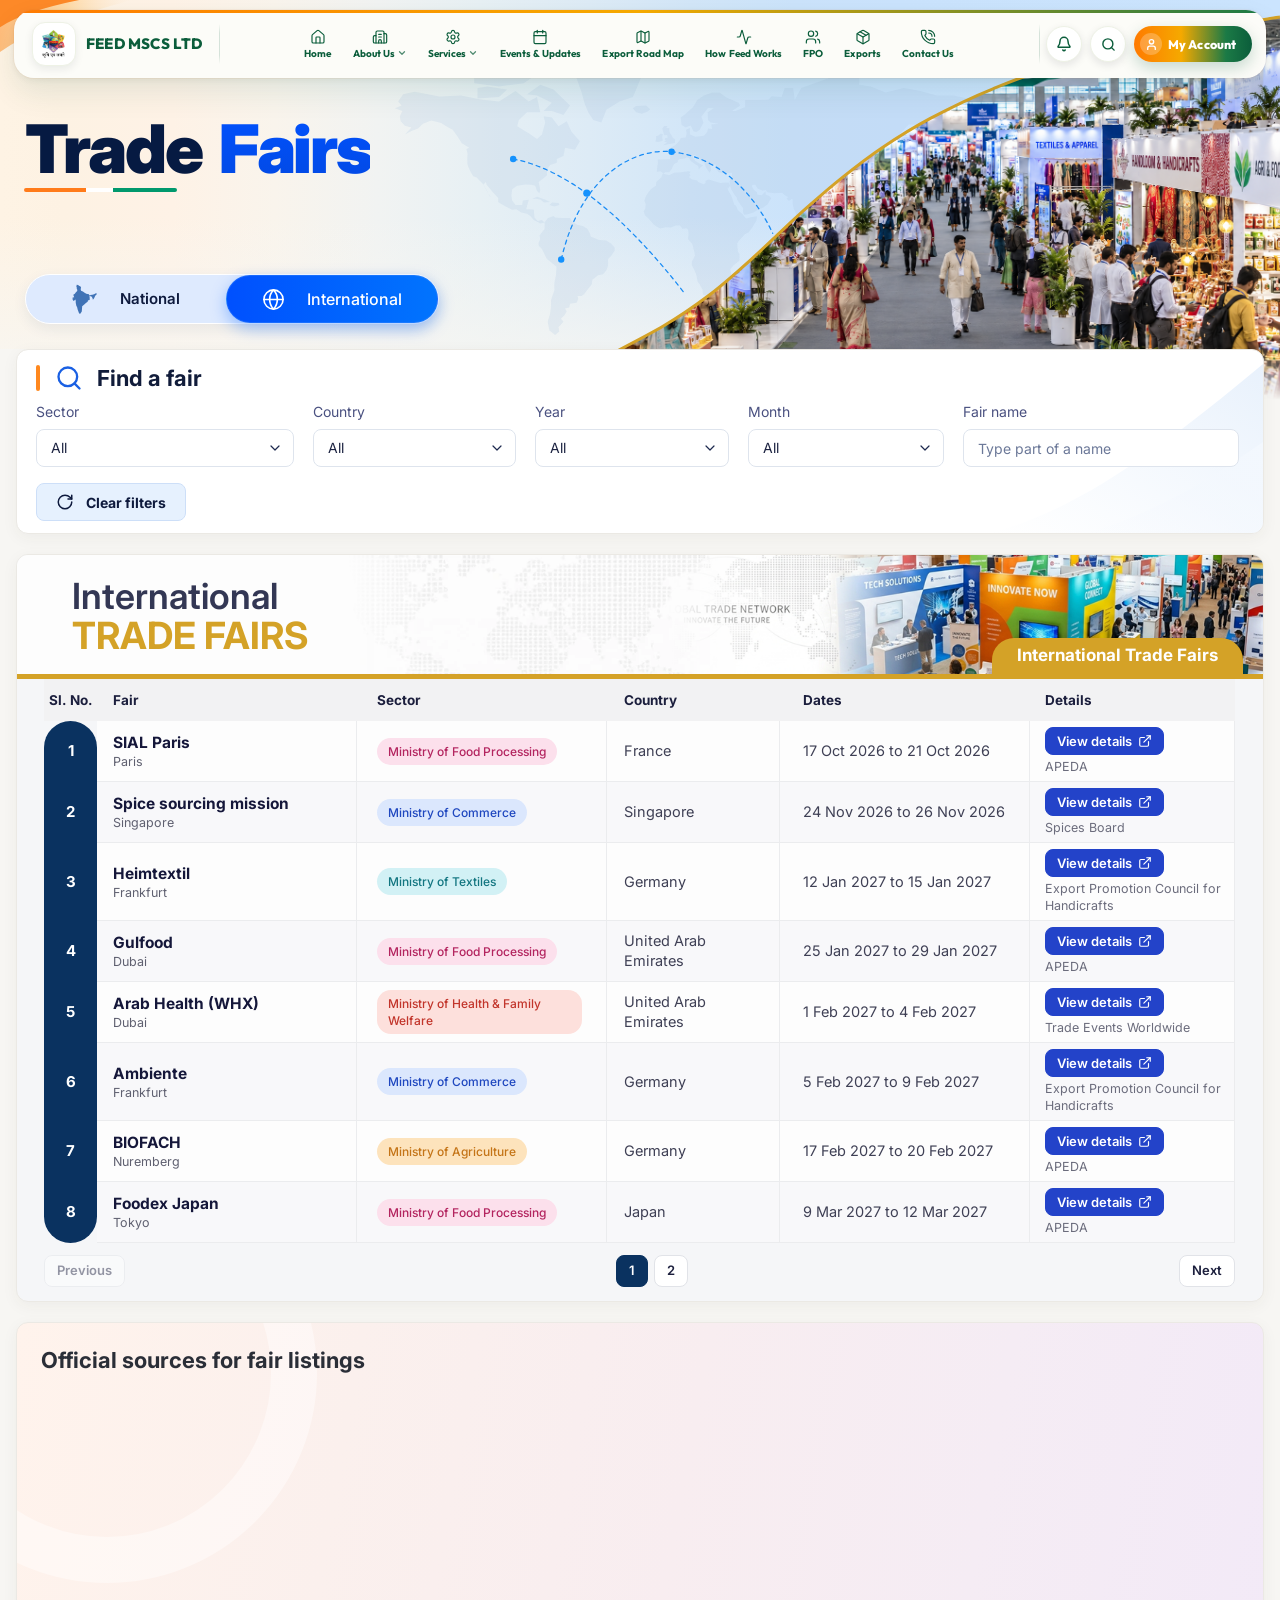
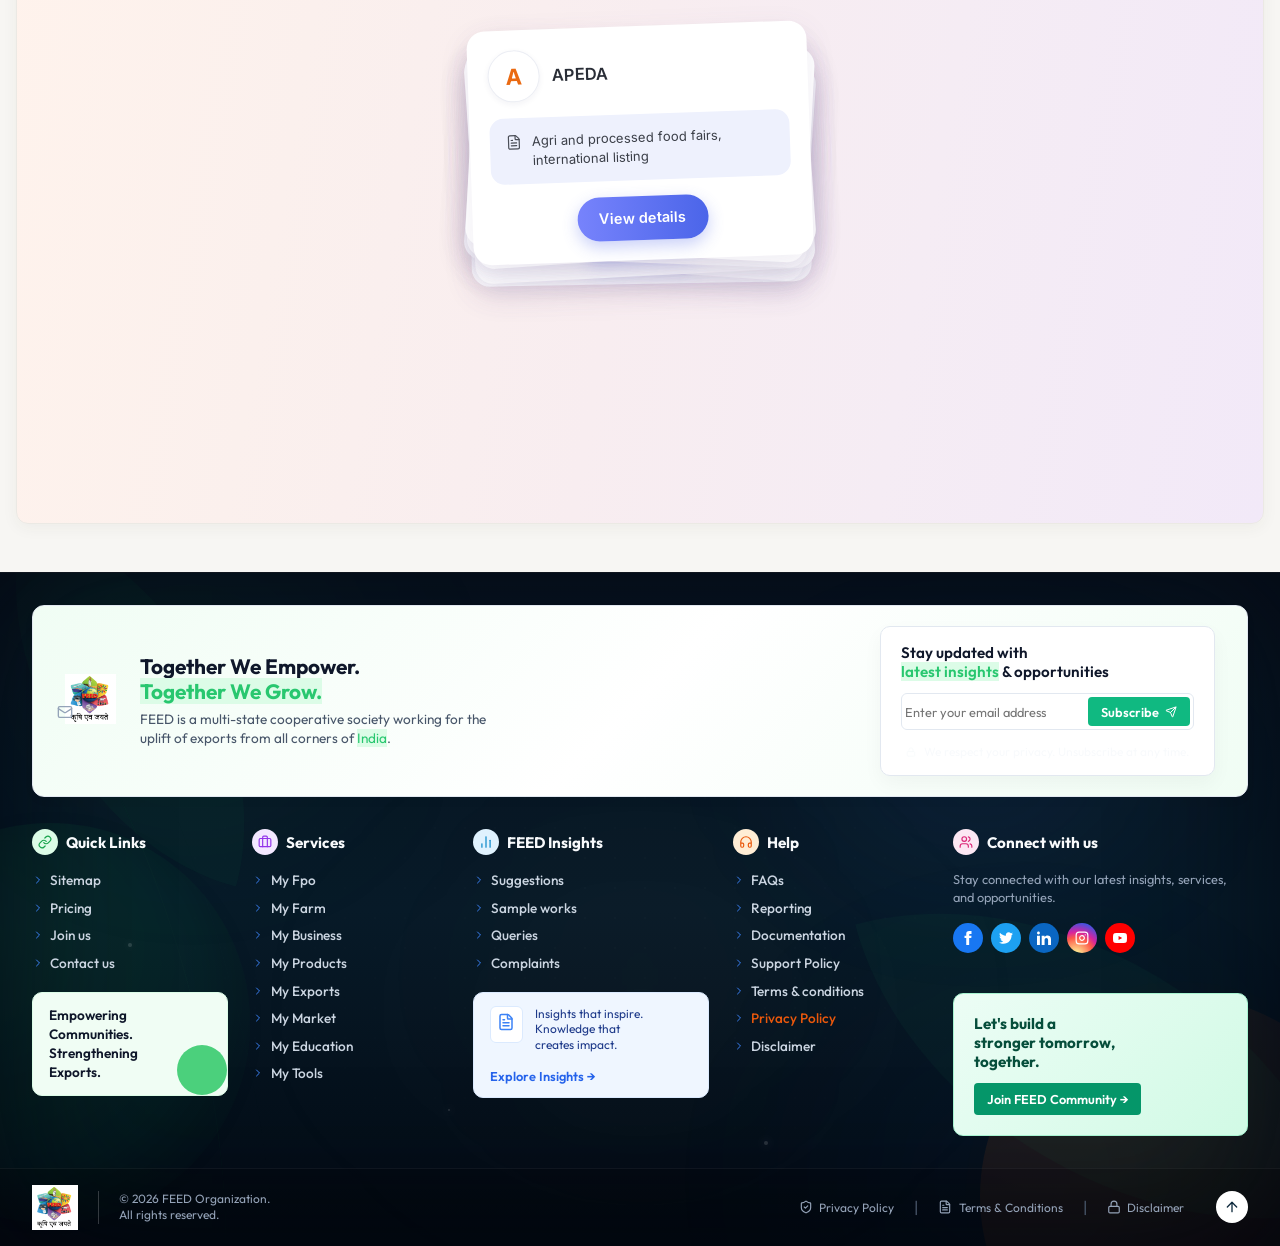
<file: pages/trade-fairs.html>
<!DOCTYPE html>
<html lang="en">
<head>
  <meta charset="UTF-8">
  <meta name="viewport" content="width=device-width, initial-scale=1.0">
  <title>Trade Fairs | FEED MSCS LTD</title>
  <link rel="icon" type="image/svg+xml" href="../assets/images/brand/favicon.svg">
  <link rel="preconnect" href="https://fonts.googleapis.com">
  <link rel="preconnect" href="https://fonts.gstatic.com" crossorigin>
  <link rel="stylesheet" href="https://fonts.googleapis.com/css2?family=Inter:wght@300;400;500;600;700;800;900&amp;family=Outfit:wght@300;400;500;600;700;800;900&amp;display=swap">
  <!-- Same order as the React app loads them: later files win ties -->
  <link rel="stylesheet" href="../assets/css/base.css">
  <link rel="stylesheet" href="../assets/css/components/footer.css">
  <link rel="stylesheet" href="../assets/css/components/navbar.css">
  <link rel="stylesheet" href="../assets/css/components/notification-bell.css">
  <link rel="stylesheet" href="../assets/css/pages/trade-fairs.css">
</head>
<body data-page="trade-fairs" data-site-root="../">
  <div id="root">
    <div class="app-container is-home">
      <div class="main-content-bg">
<div class="tf-page"><nav class="fw-nav-root" aria-label="Main navigation"><div class="fw-navbar"><button type="button" class="fw-navbar-logo" aria-label="FEED MSCS LTD home"><span class="fw-navbar-logo-badge"><img src="../assets/images/brand/dashboard-logo.avif" alt="FEED MSCS LTD"/></span><span class="fw-navbar-logo-text"><span class="fw-navbar-logo-title">FEED MSCS LTD</span><span class="fw-navbar-logo-tagline">Empowering Farmers, Enriching Futures</span></span></button><span class="fw-navbar-divider" aria-hidden="true"></span><ul class="fw-navbar-links"><li class="fw-nav-item"><button type="button" class="fw-nav-btn"><svg xmlns="http://www.w3.org/2000/svg" width="16" height="16" viewBox="0 0 24 24" fill="none" stroke="currentColor" stroke-width="1.75" stroke-linecap="round" stroke-linejoin="round" class="lucide lucide-house fw-nav-icon" aria-hidden="true"><path d="M15 21v-8a1 1 0 0 0-1-1h-4a1 1 0 0 0-1 1v8"></path><path d="M3 10a2 2 0 0 1 .709-1.528l7-6a2 2 0 0 1 2.582 0l7 6A2 2 0 0 1 21 10v9a2 2 0 0 1-2 2H5a2 2 0 0 1-2-2z"></path></svg><span class="fw-nav-label-row"><span class="fw-nav-label">Home</span></span></button></li><li class="fw-nav-item"><button type="button" class="fw-nav-btn"><svg xmlns="http://www.w3.org/2000/svg" width="16" height="16" viewBox="0 0 24 24" fill="none" stroke="currentColor" stroke-width="1.75" stroke-linecap="round" stroke-linejoin="round" class="lucide lucide-building2 lucide-building-2 fw-nav-icon" aria-hidden="true"><path d="M10 12h4"></path><path d="M10 8h4"></path><path d="M14 21v-3a2 2 0 0 0-4 0v3"></path><path d="M6 10H4a2 2 0 0 0-2 2v7a2 2 0 0 0 2 2h16a2 2 0 0 0 2-2V9a2 2 0 0 0-2-2h-2"></path><path d="M6 21V5a2 2 0 0 1 2-2h8a2 2 0 0 1 2 2v16"></path></svg><span class="fw-nav-label-row"><span class="fw-nav-label">About Us</span><svg xmlns="http://www.w3.org/2000/svg" width="10" height="10" viewBox="0 0 24 24" fill="none" stroke="currentColor" stroke-width="3" stroke-linecap="round" stroke-linejoin="round" class="lucide lucide-chevron-down fw-nav-chevron" aria-hidden="true"><path d="m6 9 6 6 6-6"></path></svg></span></button></li><li class="fw-nav-item"><button type="button" class="fw-nav-btn" aria-haspopup="true" aria-expanded="false"><svg xmlns="http://www.w3.org/2000/svg" width="16" height="16" viewBox="0 0 24 24" fill="none" stroke="currentColor" stroke-width="1.75" stroke-linecap="round" stroke-linejoin="round" class="lucide lucide-settings fw-nav-icon" aria-hidden="true"><path d="M9.671 4.136a2.34 2.34 0 0 1 4.659 0 2.34 2.34 0 0 0 3.319 1.915 2.34 2.34 0 0 1 2.33 4.033 2.34 2.34 0 0 0 0 3.831 2.34 2.34 0 0 1-2.33 4.033 2.34 2.34 0 0 0-3.319 1.915 2.34 2.34 0 0 1-4.659 0 2.34 2.34 0 0 0-3.32-1.915 2.34 2.34 0 0 1-2.33-4.033 2.34 2.34 0 0 0 0-3.831A2.34 2.34 0 0 1 6.35 6.051a2.34 2.34 0 0 0 3.319-1.915"></path><circle cx="12" cy="12" r="3"></circle></svg><span class="fw-nav-label-row"><span class="fw-nav-label">Services</span><svg xmlns="http://www.w3.org/2000/svg" width="10" height="10" viewBox="0 0 24 24" fill="none" stroke="currentColor" stroke-width="3" stroke-linecap="round" stroke-linejoin="round" class="lucide lucide-chevron-down fw-nav-chevron" aria-hidden="true"><path d="m6 9 6 6 6-6"></path></svg></span></button></li><li class="fw-nav-item"><button type="button" class="fw-nav-btn"><svg xmlns="http://www.w3.org/2000/svg" width="16" height="16" viewBox="0 0 24 24" fill="none" stroke="currentColor" stroke-width="1.75" stroke-linecap="round" stroke-linejoin="round" class="lucide lucide-calendar fw-nav-icon" aria-hidden="true"><path d="M8 2v4"></path><path d="M16 2v4"></path><rect width="18" height="18" x="3" y="4" rx="2"></rect><path d="M3 10h18"></path></svg><span class="fw-nav-label-row"><span class="fw-nav-label">Events &amp; Updates</span></span></button></li><li class="fw-nav-item"><button type="button" class="fw-nav-btn"><svg xmlns="http://www.w3.org/2000/svg" width="16" height="16" viewBox="0 0 24 24" fill="none" stroke="currentColor" stroke-width="1.75" stroke-linecap="round" stroke-linejoin="round" class="lucide lucide-map fw-nav-icon" aria-hidden="true"><path d="M14.106 5.553a2 2 0 0 0 1.788 0l3.659-1.83A1 1 0 0 1 21 4.619v12.764a1 1 0 0 1-.553.894l-4.553 2.277a2 2 0 0 1-1.788 0l-4.212-2.106a2 2 0 0 0-1.788 0l-3.659 1.83A1 1 0 0 1 3 19.381V6.618a1 1 0 0 1 .553-.894l4.553-2.277a2 2 0 0 1 1.788 0z"></path><path d="M15 5.764v15"></path><path d="M9 3.236v15"></path></svg><span class="fw-nav-label-row"><span class="fw-nav-label">Export Road Map</span></span></button></li><li class="fw-nav-item"><button type="button" class="fw-nav-btn"><svg xmlns="http://www.w3.org/2000/svg" width="16" height="16" viewBox="0 0 24 24" fill="none" stroke="currentColor" stroke-width="1.75" stroke-linecap="round" stroke-linejoin="round" class="lucide lucide-activity fw-nav-icon" aria-hidden="true"><path d="M22 12h-2.48a2 2 0 0 0-1.93 1.46l-2.35 8.36a.25.25 0 0 1-.48 0L9.24 2.18a.25.25 0 0 0-.48 0l-2.35 8.36A2 2 0 0 1 4.49 12H2"></path></svg><span class="fw-nav-label-row"><span class="fw-nav-label">How Feed Works</span></span></button></li><li class="fw-nav-item"><button type="button" class="fw-nav-btn"><svg xmlns="http://www.w3.org/2000/svg" width="16" height="16" viewBox="0 0 24 24" fill="none" stroke="currentColor" stroke-width="1.75" stroke-linecap="round" stroke-linejoin="round" class="lucide lucide-users fw-nav-icon" aria-hidden="true"><path d="M16 21v-2a4 4 0 0 0-4-4H6a4 4 0 0 0-4 4v2"></path><path d="M16 3.128a4 4 0 0 1 0 7.744"></path><path d="M22 21v-2a4 4 0 0 0-3-3.87"></path><circle cx="9" cy="7" r="4"></circle></svg><span class="fw-nav-label-row"><span class="fw-nav-label">FPO</span></span></button></li><li class="fw-nav-item"><button type="button" class="fw-nav-btn"><svg xmlns="http://www.w3.org/2000/svg" width="16" height="16" viewBox="0 0 24 24" fill="none" stroke="currentColor" stroke-width="1.75" stroke-linecap="round" stroke-linejoin="round" class="lucide lucide-package fw-nav-icon" aria-hidden="true"><path d="M11 21.73a2 2 0 0 0 2 0l7-4A2 2 0 0 0 21 16V8a2 2 0 0 0-1-1.73l-7-4a2 2 0 0 0-2 0l-7 4A2 2 0 0 0 3 8v8a2 2 0 0 0 1 1.73z"></path><path d="M12 22V12"></path><polyline points="3.29 7 12 12 20.71 7"></polyline><path d="m7.5 4.27 9 5.15"></path></svg><span class="fw-nav-label-row"><span class="fw-nav-label">Exports</span></span></button></li><li class="fw-nav-item"><button type="button" class="fw-nav-btn"><svg xmlns="http://www.w3.org/2000/svg" width="16" height="16" viewBox="0 0 24 24" fill="none" stroke="currentColor" stroke-width="1.75" stroke-linecap="round" stroke-linejoin="round" class="lucide lucide-phone-call fw-nav-icon" aria-hidden="true"><path d="M13 2a9 9 0 0 1 9 9"></path><path d="M13 6a5 5 0 0 1 5 5"></path><path d="M13.832 16.568a1 1 0 0 0 1.213-.303l.355-.465A2 2 0 0 1 17 15h3a2 2 0 0 1 2 2v3a2 2 0 0 1-2 2A18 18 0 0 1 2 4a2 2 0 0 1 2-2h3a2 2 0 0 1 2 2v3a2 2 0 0 1-.8 1.6l-.468.351a1 1 0 0 0-.292 1.233 14 14 0 0 0 6.392 6.384"></path></svg><span class="fw-nav-label-row"><span class="fw-nav-label">Contact Us</span></span></button></li></ul><span class="fw-navbar-divider fw-navbar-divider--actions" aria-hidden="true"></span><div class="fw-navbar-actions"><div class="nb-wrap"><button type="button" class="nb-bell" aria-label="Notifications" aria-haspopup="true" aria-expanded="false"><svg xmlns="http://www.w3.org/2000/svg" width="16" height="16" viewBox="0 0 24 24" fill="none" stroke="currentColor" stroke-width="2.25" stroke-linecap="round" stroke-linejoin="round" class="lucide lucide-bell" aria-hidden="true"><path d="M10.268 21a2 2 0 0 0 3.464 0"></path><path d="M3.262 15.326A1 1 0 0 0 4 17h16a1 1 0 0 0 .74-1.673C19.41 13.956 18 12.499 18 8A6 6 0 0 0 6 8c0 4.499-1.411 5.956-2.738 7.326"></path></svg></button></div><button type="button" class="fw-search-btn" aria-label="Search"><svg xmlns="http://www.w3.org/2000/svg" width="15" height="15" viewBox="0 0 24 24" fill="none" stroke="currentColor" stroke-width="2.25" stroke-linecap="round" stroke-linejoin="round" class="lucide lucide-search" aria-hidden="true"><path d="m21 21-4.34-4.34"></path><circle cx="11" cy="11" r="8"></circle></svg></button><div class="fw-account-wrap"><button type="button" class="fw-account-btn"><span class="fw-account-icon"><svg xmlns="http://www.w3.org/2000/svg" width="13" height="13" viewBox="0 0 24 24" fill="none" stroke="currentColor" stroke-width="2.5" stroke-linecap="round" stroke-linejoin="round" class="lucide lucide-user" aria-hidden="true"><path d="M19 21v-2a4 4 0 0 0-4-4H9a4 4 0 0 0-4 4v2"></path><circle cx="12" cy="7" r="4"></circle></svg></span><span class="fw-account-label">My Account</span></button></div></div></div><button type="button" class="fw-hamburger" aria-label="Open menu" aria-expanded="false"><svg xmlns="http://www.w3.org/2000/svg" width="20" height="20" viewBox="0 0 24 24" fill="none" stroke="currentColor" stroke-width="2" stroke-linecap="round" stroke-linejoin="round" class="lucide lucide-menu" aria-hidden="true"><path d="M4 5h16"></path><path d="M4 12h16"></path><path d="M4 19h16"></path></svg></button></nav><div class="tf-content"><header class="tf-hero"><div class="tf-hero__clip"><div aria-hidden="true" class="tf-backdrop"><div class="tf-backdrop__gradient"></div><div class="tf-backdrop__fade"></div><svg class="tf-backdrop__ribbon" viewBox="0 0 165 65"><defs><linearGradient id="tf-ribbon-light" x1="0" x2="1"><stop offset="0" stop-color="#ffbd7c"></stop><stop offset="0.5" stop-color="#ffd9a4"></stop><stop offset="1" stop-color="#ffe8cf" stop-opacity="0"></stop></linearGradient></defs><path d="M0 0H165Q45 32 0 65Z" fill="url(#tf-ribbon-light)"></path><path d="M0 0H99Q30 14 0 34Z" fill="#fd8928"></path></svg><svg class="tf-backdrop__map" viewBox="0 0 744 384"><path d="M28.9 74.3L35.1 65.2L49.6 62.2L80.6 68.1L107.5 67L132.3 71.8L155 74.3L175.6 61.4L192.2 74.3L202.5 68.9L206.6 87.9L190.1 87.9L179.8 97.6L177.7 105.3L192.2 114.2L202.5 121.3L208.7 115.6L212.8 100.7L210.8 92.8L221.1 94.4L229.4 105.3L239.7 99.2L245.9 112.7L256.2 124L250 134.8L237.6 132.2L235.6 142.6L227.3 146.4L227.3 150.9L219 153.9L214.9 159.9L214.9 167L204.6 175.1L206.6 185.2L205.6 189.2L202.5 186.4L200.4 179.7L195.3 178.5L188 178.1L177.7 179.7L171.5 184.1L170.5 191.9L171.5 198.4L175.6 203.8L183.9 203.8L184.9 198.4L192.2 197.3L190.1 204.8L189.1 209.1L198.4 209.5L199.4 219.6L203.5 223.8L208.7 222.7L211.8 225.8L206.6 226.9L204.6 225.8L198.4 222.7L194.2 217.5L190.1 214.8L182.9 213.3L176.7 209.1L171.5 209.7L163.3 205.9L154 200.5L154 195.1L147.8 188.6L139.5 178.5L138.5 175.1L135.4 178.5L140.5 187.5L144.7 194L143.6 193.4L139.5 185.2L134.7 177.4L130.2 172.8L127.1 169.4L122.7 168L118.8 161.1L115.7 153.9L115.3 147.7L115.7 139.5L114.3 133.8L117.8 132.2L108.5 126.8L103.3 118.4L97.1 109.8L88.9 105.3L82.7 101.3L70.3 98.2L59.9 102.2L53.7 108.3L45.5 111.2L37.2 115.6L45.5 106.8L37.2 104.7L32 99.2L31 92.8L34.1 86.3L24.8 82.9L33.1 79.5ZM206.6 53.6L223.2 59.5L243.8 79.5L235.6 91.2L221.1 86.3L210.8 86.3L221.1 76L202.5 67L190.1 65.2ZM124 39L165.3 30.1L196.3 25.5L217 30.1L186 51.6L155 55.6L124 51.6ZM128.1 70.7L155 68.9L165.3 59.5L140.5 55.6L128.1 57.5ZM186 25.5L243.8 13.2L217 34.6L186 41.2ZM221.1 34.6L248 15.8L310 8.1L330.6 15.8L334.8 39L326.5 59.5L322.4 68.9L305.8 74.3L289.3 84.6L283.1 100.7L272.8 97.6L266.6 87.9L262.4 77.8L258.3 63.3L252.1 45.4L235.6 41.2ZM196.3 196.4L202.5 193.6L212.4 197.1L218.6 200.1L211.4 200.8L206.6 197.1L201.5 196.2ZM218 203.8L221.5 200.8L229.4 201.4L230.6 203.8L224.2 205.7ZM211.8 225.8L215.9 220.6L223.2 217.5L225.2 219.6L233.5 220.2L243.8 220.2L245.9 223.8L252.1 228.3L260.4 230.4L265.5 233.7L268.6 239.3L269.7 243.4L280 247.6L289.3 248.4L295.5 252.3L299.6 256.9L299.6 261.1L295.5 267.3L291.4 271.5L291.4 280L289.3 285.4L285.2 290.6L279 291.9L271.7 297.4L271.1 302.9L266.6 308.6L261.4 315.5L258.3 317.8L253.1 317.8L254.2 321.3L252.1 326.1L243.8 327.3L242.8 332.2L237.6 333.4L239.7 337.1L236.6 342.2L232.5 346.1L235.6 350L229.4 356.7L230.4 362.2L225.2 366.4L218 360.8L215.9 350L219 339.7L220.1 329.7L220.1 322.5L224.2 310.9L224.2 301.8L226.3 290.8L226.9 281.1L223.2 277.9L214.9 271.5L212.8 267.3L208.7 259L204.6 254.8L204.6 250.7L206.6 246.5L205.6 242.4L207.7 239.3L211.8 234.1L212.2 227.9ZM326.5 87.9L322.4 82.9L326.5 79.9L338.9 79.5L344.1 84L341 87L333.7 89.9ZM360.2 129.2L374.9 126.2L375.5 122.1L372.4 119.9L370.9 117L368.7 113.9L367.8 109.8L368.2 108L364.3 107.7L365.8 105L361.6 105L359.2 108.3L360.4 111.8L361.6 116.5L365.4 116.2L365.8 119.9L362.7 120.4L362.3 121.8L363.7 123.2L361.2 124.6L365.1 125.7ZM359.6 123.5L359.2 118.7L360 115L356.9 114.7L354.4 117L351.3 117.9L351.7 120.1L350.7 124.6L354.4 125.1ZM352.3 162.5L353.8 150.2L353.4 146.9L368.9 146.7L369.5 140.1L362.7 135.4L368.9 133L375.1 129.2L378.2 126.2L381.3 122.7L382.3 120.1L388.5 119.6L389.7 114.2L388.9 109.8L393.7 107.7L393.7 115.6L397.8 117.3L400.9 118.4L411.2 117.3L415.4 112.7L416.4 108.3L421.6 108.9L420.5 103.2L429.8 102.2L419.5 100.7L416.4 97.6L416 87.9L423.6 82.9L416.4 82.6L408.1 93.5L410.8 100.7L406.1 109.8L401.9 112.7L398.4 112.1L394.7 104.4L388.5 106.8L383.3 103.8L382.3 94.4L388.5 89.6L397.8 81.2L403 72.5L411.2 67L421.6 63.3L430.9 63.3L436 67L440.2 69.6L454.6 76L456.7 79.5L446.4 86.3L450.5 86.3L462.9 81.2L462.9 72.5L481.5 72.5L491.8 72.1L496 67.8L508.4 68.9L512.5 57.5L522.8 57.5L524.9 72.5L533.1 57.5L549.7 51.6L578.6 41.2L588.9 36.8L605.5 43.3L605.5 53.6L619.9 55.6L638.5 63.3L661.3 57.5L681.9 61.4L702.6 67L723.3 67L743.9 71.4L743.9 84.6L739.8 86.3L737.7 92.8L723.3 100.7L708.8 101.3L706.7 106.8L708.8 111.2L695.4 126.8L694.3 109.8L692.3 102.9L684 103.8L667.5 103.2L653 118.4L657.1 119L663.3 122.7L661.3 133.5L653 147.7L644.7 147.7L639.6 150.2L639.6 162.3L638.5 167L633.4 168.2L633.4 161.1L630.3 155.1L623 157.5L623.2 153.4L615.8 157L617.9 162.3L625.1 162.3L619.9 168.2L623.7 176.3L624.1 179.7L618.9 188.6L609.6 194.7L601.3 197.3L596.2 197.1L592 200.5L591 204.8L597.2 211.2L597.2 218.5L588.9 224.6L588.5 220.6L582.7 217.1L579.6 214.4L578.6 217.5L576.5 221.7L579.6 227.9L585.8 239.3L580.7 236.6L575.5 226.3L574.5 221.7L575.5 215.4L573.4 208L567.2 209.1L566.2 203.1L563.1 199L561 195.1L557.9 196.2L554.8 196.9L551.7 197.3L550.7 200.5L546.6 203.1L542 207L537.7 210.1L537.3 218.5L536.9 221.1L533.1 225.4L531.5 225.6L530 223.8L526.9 216.5L525.7 212.2L523.9 209.1L522.4 202.7L522.4 198.4L521.8 195.6L517.7 198.8L514.6 195.6L517 194L513.5 192.3L510.8 190.1L509.4 188.6L499.1 189.2L490.4 187.9L488.7 185L484.6 186.1L478.4 183.2L475.7 178.5L472.4 178.5L471.2 179.7L472.2 183L475.3 186.4L477.4 187.5L478.4 191.2L483.6 191.6L488.3 186.8L488.7 190.8L493.5 193L495.5 195.4L492.9 199.5L491.4 202.7L485.6 207L479.4 209.5L473.2 213.3L465 215.8L461.4 216L460.2 212.2L460.4 208L457.1 203.5L452.4 196.4L452.8 195.1L449.5 191.2L445.3 184.1L444.3 179.7L443.3 175.1L444.3 171.7L446.4 168L446.4 163.5L442.2 164L438.1 163.5L434 164L429.8 163L426.7 159L426.7 156.3L425.7 153.1L421.6 153.1L419.1 153.9L420.5 159.9L418.5 163.5L416.4 161.1L413.7 156.3L411.8 150.7L405 146.4L400.3 141.1L397.4 142.1L397.8 145.2L400.9 148.9L405 151.7L410.2 154.6L406.1 157.5L405 159.9L404.2 155.1L400.9 153.1L395.1 149.2L392.6 145.2L390.1 144.2L387.5 145.7L381.3 146.4L378.6 147.7L378.6 150.4L374 152.6L372 156.3L370.9 159.2L367.8 163L362.7 163L360.4 164.7L358.9 162.8L356.5 161.8L353.4 162.3ZM359.6 165.1L360.6 164.9L367.8 166.8L374 163.5L382.3 162.8L391.6 161.6L394.7 162.3L393 164.7L394.7 166.6L392.6 168.9L395.7 171.7L403 173.3L404 175.1L411.2 177.8L413.3 176.3L413.3 173.5L417.4 171.9L423.6 174L431.9 176.5L438.7 175.6L442.6 175.6L444.1 179.7L441.4 183.5L439.3 179L442 186.1L445.5 192.1L449.3 203.5L451.5 204.8L453.6 210.1L459.8 215.4L461.4 217.9L464.1 220.8L470.1 219.2L477.8 217.9L477.4 220.6L476.7 223.8L474 228.3L471.2 233.1L467 238.3L462.9 240.3L457.7 245.9L454.6 249.2L453 252.1L453.2 256.9L454 263.1L455.7 264.2L455.7 273.6L448.4 279.2L444.3 284.3L445.3 288.8L445.3 293L440 297.1L439.3 303.2L434 309L428.8 313.9L423.6 315L418.5 315.5L413.3 317.3L410 315.7L409.6 309.9L406.1 303.2L403.4 299.6L401.7 290.8L399.7 286.2L396.1 278.9L396.3 274.7L400.1 267.3L399.2 262.1L397.4 255L396.8 252.8L391.4 246.5L392.2 240.3L391.6 235.2L389.5 232.9L384.4 233.5L381.3 229.4L376.1 229.6L369.9 231.9L363.7 231.7L356.5 233.3L352.3 231L348.2 228.1L344.7 224L341 219.8L337.5 216.7L336 211.8L337.9 208.6L338.5 202.7L336.8 198.4L338.9 192.5L341.4 188.6L345.1 183.9L351.3 179.7L351.7 175.1L357.9 169.4ZM473.6 267.3L476.3 274.1L474.3 278.9L471.2 289.7L469.1 295.2L465 296.3L462.1 291.9L461.4 287.5L463.9 283.2L462.9 277.9L468.1 275.1L471.2 270.5ZM536.9 225.8L537.3 222.1L539.8 224.8L541 227.9L539.3 230L537.3 229.8ZM640.6 175.8L643.7 175.1L644.7 169.8L650.9 170.5L655.1 168L661.3 167L663.3 159.9L665.4 155.1L664.4 151.7L661.3 153.9L660.9 157.5L658.2 160.4L655.1 162.3L653 165.1L646.8 165.9L642.7 168.4L640.6 171.7ZM661.3 151.4L664.8 148.7L668.5 150.2L672.6 146.9L665.4 141.6L664.4 146.9L661.3 148.9ZM619.9 203.8L624.7 203.8L624.1 209.1L628.2 215.4L631.3 216.5L632.3 223.8L631.3 229L628.2 227.9L624.1 227.9L627.2 221.7L623 214.4L619.9 211.2ZM597.2 238.7L598.4 244.5L600.3 248.6L608.6 250.7L612.7 247.6L615.4 240.3L617.9 240.3L614.8 233.5L618.3 231.5L613.3 227.9L609.6 232.1L605.5 236.2L601.3 239.3ZM568.9 230.8L573.4 231.7L579.4 237.9L586.5 244.5L591 248.6L590.8 254.4L587.9 254.6L583.4 250.7L579.6 244.5L575.7 238.9ZM589.4 256.5L591 254.6L596.2 255.7L601.3 255.7L608.6 258.4L608.6 260.2L599.3 259.2L592 257.7ZM642.7 245.5L648.9 244.1L655.1 245.5L663.3 247.8L671.6 251.3L676.8 254.8L676.8 259L681.9 264.2L673.7 259.4L668.5 261.1L663.3 261.1L659.2 259.2L656.7 253.8L648.9 250.5L644.7 248.2ZM606.3 288.6L608 298L609.6 305.2L611.1 314.3L609.6 315.9L615.8 317.8L623 315L628.2 313.2L632.3 311.3L643.1 309.7L649.5 312.5L652.6 317.3L656.1 313.2L656.7 319L660.4 320.2L662.5 324.9L668.5 326.8L674.3 327.6L677.8 324.4L681.9 323.7L683.6 316.6L687.1 311.8L689.4 302.9L688.3 296.3L683.6 289.7L680.5 286.4L674.1 281.1L672.4 275.8L672.2 273.2L668.7 271.5L667.5 265.2L666.4 264.6L664.4 270.5L664.6 276.8L662.5 279.2L659.2 277.9L652 273.6L654.5 267.7L646.8 265.9L642.7 267.5L639.8 273.2L635.4 271.5L631.9 272.6L629 276.4L624.5 279.8L622 283.2L614.8 285.8L609.2 288.2ZM671.6 331.7L678.4 331.9L677.8 337.7L673.7 338.7ZM728.8 316.6L732.8 320.2L735.7 324L740.8 324.2L737.7 328.5L734.2 333.7L732.8 332.7L731.1 327.8L732.6 322.5ZM728.6 331L732.2 333.9L729.5 339.2L725.3 342.2L721.2 346.3L716 344.8L720 339.7L724.9 336.6Z" fill="#a3bedc" fill-opacity="0.2"></path><g fill="none" stroke="#1a8cf5" stroke-width="1.6" stroke-dasharray="5 5" stroke-linecap="round"><path d="M172.7 146.3Q271.3 165.3 386.3 313.3"></path><path d="M232.8 272.1C258.3 162.3 328.3 132.3 370.9 137.3C428.3 143.3 473.3 187.3 497.3 239.3"></path></g><g fill="#1592fd"><circle cx="172.7" cy="146.3" r="4"></circle><circle cx="264.8" cy="189.1" r="4.5"></circle><circle cx="370.9" cy="137.3" r="4"></circle><circle cx="232.8" cy="272.1" r="4"></circle></g></svg><svg class="tf-backdrop__defs"><clipPath id="tf-hero-photo-clip" clipPathUnits="objectBoundingBox"><path d="M0,0.878 C0.0135,0.866 0.0565,0.8301 0.0809,0.8059 C0.1053,0.7817 0.1266,0.7571 0.1463,0.7327 C0.166,0.7083 0.1823,0.6838 0.1991,0.6594 C0.2159,0.635 0.231,0.6105 0.2469,0.5861 C0.2628,0.5617 0.278,0.5373 0.2946,0.5129 C0.3112,0.4885 0.328,0.464 0.3465,0.4396 C0.365,0.4152 0.3837,0.3907 0.4056,0.3663 C0.4275,0.3419 0.4504,0.3175 0.4781,0.2931 C0.5058,0.2687 0.5351,0.2442 0.5716,0.2198 C0.6081,0.1954 0.6439,0.1709 0.6971,0.1465 C0.7503,0.1221 0.8405,0.0907 0.891,0.0733 C0.9415,0.0559 0.9818,0.0472 1,0.042 L1,1 L0,1 Z"></path></clipPath></svg><div class="tf-backdrop__photo"><div class="tf-backdrop__photo-clip"><img src="../assets/images/trade-fairs/trade-fair-hall.png" alt=""/></div><svg class="tf-backdrop__rim" viewBox="0 0 1 1" preserveAspectRatio="none"><path d="M0,0.878 C0.0135,0.866 0.0565,0.8301 0.0809,0.8059 C0.1053,0.7817 0.1266,0.7571 0.1463,0.7327 C0.166,0.7083 0.1823,0.6838 0.1991,0.6594 C0.2159,0.635 0.231,0.6105 0.2469,0.5861 C0.2628,0.5617 0.278,0.5373 0.2946,0.5129 C0.3112,0.4885 0.328,0.464 0.3465,0.4396 C0.365,0.4152 0.3837,0.3907 0.4056,0.3663 C0.4275,0.3419 0.4504,0.3175 0.4781,0.2931 C0.5058,0.2687 0.5351,0.2442 0.5716,0.2198 C0.6081,0.1954 0.6439,0.1709 0.6971,0.1465 C0.7503,0.1221 0.8405,0.0907 0.891,0.0733 C0.9415,0.0559 0.9818,0.0472 1,0.042" fill="none" stroke="#d4a227" stroke-width="3" vector-effect="non-scaling-stroke"></path></svg></div></div><div class="tf-shell tf-hero__inner"><div class="tf-hero__text"><h1 class="tf-hero__title"><span class="tf-hero__title-trade">Trade</span> <span class="tf-hero__title-fairs">Fairs</span></h1><div class="tf-hero__tricolour" aria-hidden="true"><span></span><span></span><span></span></div><div class="tf-scope"><button type="button" aria-pressed="false" class="tf-scope__option tf-scope__option--national"><span class="tf-scope__icon"><svg viewBox="0 0 24.8 29.4" fill="currentColor" aria-hidden="true" class="tf-scope__india"><path stroke-linejoin="round" d="M4.7 0.5L6 0.7L7.3 1.9L8.2 2L9 3.2L8.6 5L9 6.5L10.8 7.3L12.5 8.5L14.2 9.5L16.8 10.1L17 10.9L18.1 10.7L20.2 10.6L21.9 9.9L23.7 9.1L24.8 9.5L24.1 10.5L23 11.5L22.4 13L21.6 14.5L20.7 15.5L20.4 13.9L19.9 13.3L20 12.4L18.5 12.3L18.3 11.5L17.3 11.4L17.5 13L17.6 15.5L16.8 15.9L15.9 16L15.5 17.5L13.8 18.7L11.9 20.5L10.1 22L9.9 24.5L9.7 27.2L8.2 29.3L7.5 29.4L6.9 28.5L5.6 25L5.1 23L4.3 21.5L3.7 18.5L3.7 16.5L3.4 15.2L1.7 16.7L0.4 15.2L1.3 14.5L0 13.9L0.9 13.2L2.2 13L1.7 11.7L1.3 10.5L2.8 9.6L3.9 8L5.2 6.7L5.2 5.5L4.6 4L4.7 3L4.3 2.5Z"></path></svg></span>National</button><button type="button" aria-pressed="true" class="tf-scope__option tf-scope__option--international is-active"><span class="tf-scope__icon"><svg xmlns="http://www.w3.org/2000/svg" width="23" height="23" viewBox="0 0 24 24" fill="none" stroke="currentColor" stroke-width="1.7" stroke-linecap="round" stroke-linejoin="round" class="lucide lucide-globe" aria-hidden="true"><circle cx="12" cy="12" r="10"></circle><path d="M12 2a14.5 14.5 0 0 0 0 20 14.5 14.5 0 0 0 0-20"></path><path d="M2 12h20"></path></svg></span>International</button></div></div></div></div></header><main class="tf-shell tf-finder-wrap"><div class="tf-card tf-finder"><svg aria-hidden="true" class="tf-finder__wave" viewBox="0 0 340 235" preserveAspectRatio="none"><defs><linearGradient id="tf-card-wave-a" x1="0" x2="1" y1="1" y2="0"><stop offset="0" stop-color="#eef5fd" stop-opacity="0"></stop><stop offset="1" stop-color="#e8f1fc"></stop></linearGradient><linearGradient id="tf-card-wave-b" x1="0" x2="1" y1="1" y2="0"><stop offset="0" stop-color="#f4f8fe" stop-opacity="0"></stop><stop offset="1" stop-color="#f3f8fe"></stop></linearGradient></defs><path d="M0 235C110 205 215 125 340 18V235Z" fill="url(#tf-card-wave-a)"></path><path d="M120 235C205 210 275 165 340 118V235Z" fill="url(#tf-card-wave-b)"></path></svg><div class="tf-finder__head"><span class="tf-finder__accent"></span><svg xmlns="http://www.w3.org/2000/svg" width="28" height="28" viewBox="0 0 24 24" fill="none" stroke="currentColor" stroke-width="2" stroke-linecap="round" stroke-linejoin="round" class="lucide lucide-search tf-finder__icon" aria-hidden="true"><path d="m21 21-4.34-4.34"></path><circle cx="11" cy="11" r="8"></circle></svg><h2 class="tf-finder__title">Find a fair</h2></div><div class="tf-filters"><div class="tf-filter"><label for="filter-sector" class="tf-filter__label">Sector</label><div class="tf-dropdown"><button id="filter-sector" type="button" role="combobox" aria-haspopup="listbox" aria-expanded="false" aria-controls="filter-sector-listbox" class="tf-control tf-dropdown__button"><span class="tf-dropdown__value">All</span></button><svg xmlns="http://www.w3.org/2000/svg" width="16" height="16" viewBox="0 0 24 24" fill="none" stroke="currentColor" stroke-width="1.8" stroke-linecap="round" stroke-linejoin="round" class="lucide lucide-chevron-down tf-dropdown__chevron" aria-hidden="true"><path d="m6 9 6 6 6-6"></path></svg></div></div><div class="tf-filter"><label for="filter-place" class="tf-filter__label">Country</label><div class="tf-dropdown"><button id="filter-place" type="button" role="combobox" aria-haspopup="listbox" aria-expanded="false" aria-controls="filter-place-listbox" class="tf-control tf-dropdown__button"><span class="tf-dropdown__value">All</span></button><svg xmlns="http://www.w3.org/2000/svg" width="16" height="16" viewBox="0 0 24 24" fill="none" stroke="currentColor" stroke-width="1.8" stroke-linecap="round" stroke-linejoin="round" class="lucide lucide-chevron-down tf-dropdown__chevron" aria-hidden="true"><path d="m6 9 6 6 6-6"></path></svg></div></div><div class="tf-filter"><label for="filter-year" class="tf-filter__label">Year</label><div class="tf-dropdown"><button id="filter-year" type="button" role="combobox" aria-haspopup="listbox" aria-expanded="false" aria-controls="filter-year-listbox" class="tf-control tf-dropdown__button"><span class="tf-dropdown__value">All</span></button><svg xmlns="http://www.w3.org/2000/svg" width="16" height="16" viewBox="0 0 24 24" fill="none" stroke="currentColor" stroke-width="1.8" stroke-linecap="round" stroke-linejoin="round" class="lucide lucide-chevron-down tf-dropdown__chevron" aria-hidden="true"><path d="m6 9 6 6 6-6"></path></svg></div></div><div class="tf-filter"><label for="filter-month" class="tf-filter__label">Month</label><div class="tf-dropdown"><button id="filter-month" type="button" role="combobox" aria-haspopup="listbox" aria-expanded="false" aria-controls="filter-month-listbox" class="tf-control tf-dropdown__button"><span class="tf-dropdown__value">All</span></button><svg xmlns="http://www.w3.org/2000/svg" width="16" height="16" viewBox="0 0 24 24" fill="none" stroke="currentColor" stroke-width="1.8" stroke-linecap="round" stroke-linejoin="round" class="lucide lucide-chevron-down tf-dropdown__chevron" aria-hidden="true"><path d="m6 9 6 6 6-6"></path></svg></div></div><div class="tf-filter"><label for="filter-name" class="tf-filter__label">Fair name</label><input id="filter-name" type="text" list="fair-names" autoComplete="off" placeholder="Type part of a name" class="tf-control tf-control--text" value=""/><datalist id="fair-names"><option value="ACHEMA"></option><option value="Ambiente"></option><option value="Arab Health (WHX)"></option><option value="BIOFACH"></option><option value="Canton Fair"></option><option value="Foodex Japan"></option><option value="Gulfood"></option><option value="Hannover Messe"></option><option value="Heimtextil"></option><option value="SIAL Paris"></option><option value="Seafood Expo Global"></option><option value="Spice sourcing mission"></option><option value="Summer Fancy Food Show"></option><option value="Warsaw Industry Week"></option></datalist></div></div><button type="button" class="tf-clear"><svg xmlns="http://www.w3.org/2000/svg" width="18" height="18" viewBox="0 0 24 24" fill="none" stroke="currentColor" stroke-width="2" stroke-linecap="round" stroke-linejoin="round" class="lucide lucide-rotate-cw" aria-hidden="true"><path d="M21 12a9 9 0 1 1-9-9c2.52 0 4.93 1 6.74 2.74L21 8"></path><path d="M21 3v5h-5"></path></svg> Clear filters</button></div></main><section class="tf-shell tf-section"><div class="tf-fairs"><div class="tf-fairs__banner"><div aria-hidden="true" class="tf-fairs__art"><img src="../assets/images/trade-fairs/fairs-banner-art.png" alt=""/></div><h2 id="fairs-title" class="tf-fairs__title"><span class="tf-fairs__scope">International</span><span class="tf-fairs__label">TRADE FAIRS</span></h2><div class="tf-fairs__tab">International Trade Fairs</div></div><div class="tf-fairs__rule"></div><div class="tf-fairs__body"><div class="tf-fairs__scroller"><table aria-labelledby="fairs-title" class="tf-table"><colgroup><col style="width:53px"/><col style="width:22%"/><col style="width:21.1%"/><col style="width:14.6%"/><col style="width:21.2%"/><col style="width:17.3%"/></colgroup><thead><tr><th scope="col" class="is-centered"><div>Sl. No.</div></th><th scope="col" style="padding-left:16px"><div>Fair</div></th><th scope="col" style="padding-left:20px"><div>Sector</div></th><th scope="col" style="padding-left:17px"><div>Country</div></th><th scope="col" style="padding-left:23px"><div>Dates</div></th><th scope="col" style="padding-left:15px"><div>Details</div></th></tr></thead><tbody><tr><td class="tf-table__num is-first"><div>1</div></td><td class="tf-table__cell" style="padding-left:16px"><div><span class="tf-table__fair-name">SIAL Paris</span><span class="tf-table__fair-city">Paris</span></div></td><td class="tf-table__cell" style="padding-left:20px"><span class="tf-chip" style="background:#fce0ec;color:#b3245f">Ministry of Food Processing</span></td><td class="tf-table__cell tf-table__text" style="padding-left:17px"><div>France</div></td><td class="tf-table__cell tf-table__text tf-table__dates" style="padding-left:23px"><div>17 Oct 2026 to 21 Oct 2026</div></td><td class="tf-table__cell" style="padding-left:15px"><div><a href="https://apeda.gov.in/TradeFairs" target="_blank" rel="noopener noreferrer" aria-label="View details of SIAL Paris on APEDA (opens in a new tab)" class="tf-details-link">View details<svg xmlns="http://www.w3.org/2000/svg" width="14" height="14" viewBox="0 0 24 24" fill="none" stroke="currentColor" stroke-width="2" stroke-linecap="round" stroke-linejoin="round" class="lucide lucide-external-link" aria-hidden="true"><path d="M15 3h6v6"></path><path d="M10 14 21 3"></path><path d="M18 13v6a2 2 0 0 1-2 2H5a2 2 0 0 1-2-2V8a2 2 0 0 1 2-2h6"></path></svg></a><span class="tf-table__source">APEDA</span></div></td></tr><tr class="is-odd"><td class="tf-table__num"><div>2</div></td><td class="tf-table__cell" style="padding-left:16px"><div><span class="tf-table__fair-name">Spice sourcing mission</span><span class="tf-table__fair-city">Singapore</span></div></td><td class="tf-table__cell" style="padding-left:20px"><span class="tf-chip" style="background:#dbe7fd;color:#1f47bf">Ministry of Commerce</span></td><td class="tf-table__cell tf-table__text" style="padding-left:17px"><div>Singapore</div></td><td class="tf-table__cell tf-table__text tf-table__dates" style="padding-left:23px"><div>24 Nov 2026 to 26 Nov 2026</div></td><td class="tf-table__cell" style="padding-left:15px"><div><a href="https://www.indianspices.com/marketing/trade/trade-fairs.html" target="_blank" rel="noopener noreferrer" aria-label="View details of Spice sourcing mission on Spices Board (opens in a new tab)" class="tf-details-link">View details<svg xmlns="http://www.w3.org/2000/svg" width="14" height="14" viewBox="0 0 24 24" fill="none" stroke="currentColor" stroke-width="2" stroke-linecap="round" stroke-linejoin="round" class="lucide lucide-external-link" aria-hidden="true"><path d="M15 3h6v6"></path><path d="M10 14 21 3"></path><path d="M18 13v6a2 2 0 0 1-2 2H5a2 2 0 0 1-2-2V8a2 2 0 0 1 2-2h6"></path></svg></a><span class="tf-table__source">Spices Board</span></div></td></tr><tr><td class="tf-table__num"><div>3</div></td><td class="tf-table__cell" style="padding-left:16px"><div><span class="tf-table__fair-name">Heimtextil</span><span class="tf-table__fair-city">Frankfurt</span></div></td><td class="tf-table__cell" style="padding-left:20px"><span class="tf-chip" style="background:#d2f1f5;color:#127580">Ministry of Textiles</span></td><td class="tf-table__cell tf-table__text" style="padding-left:17px"><div>Germany</div></td><td class="tf-table__cell tf-table__text tf-table__dates" style="padding-left:23px"><div>12 Jan 2027 to 15 Jan 2027</div></td><td class="tf-table__cell" style="padding-left:15px"><div><a href="https://epch.in/" target="_blank" rel="noopener noreferrer" aria-label="View details of Heimtextil on Export Promotion Council for Handicrafts (opens in a new tab)" class="tf-details-link">View details<svg xmlns="http://www.w3.org/2000/svg" width="14" height="14" viewBox="0 0 24 24" fill="none" stroke="currentColor" stroke-width="2" stroke-linecap="round" stroke-linejoin="round" class="lucide lucide-external-link" aria-hidden="true"><path d="M15 3h6v6"></path><path d="M10 14 21 3"></path><path d="M18 13v6a2 2 0 0 1-2 2H5a2 2 0 0 1-2-2V8a2 2 0 0 1 2-2h6"></path></svg></a><span class="tf-table__source">Export Promotion Council for Handicrafts</span></div></td></tr><tr class="is-odd"><td class="tf-table__num"><div>4</div></td><td class="tf-table__cell" style="padding-left:16px"><div><span class="tf-table__fair-name">Gulfood</span><span class="tf-table__fair-city">Dubai</span></div></td><td class="tf-table__cell" style="padding-left:20px"><span class="tf-chip" style="background:#fce0ec;color:#b3245f">Ministry of Food Processing</span></td><td class="tf-table__cell tf-table__text" style="padding-left:17px"><div>United Arab Emirates</div></td><td class="tf-table__cell tf-table__text tf-table__dates" style="padding-left:23px"><div>25 Jan 2027 to 29 Jan 2027</div></td><td class="tf-table__cell" style="padding-left:15px"><div><a href="https://apeda.gov.in/TradeFairs" target="_blank" rel="noopener noreferrer" aria-label="View details of Gulfood on APEDA (opens in a new tab)" class="tf-details-link">View details<svg xmlns="http://www.w3.org/2000/svg" width="14" height="14" viewBox="0 0 24 24" fill="none" stroke="currentColor" stroke-width="2" stroke-linecap="round" stroke-linejoin="round" class="lucide lucide-external-link" aria-hidden="true"><path d="M15 3h6v6"></path><path d="M10 14 21 3"></path><path d="M18 13v6a2 2 0 0 1-2 2H5a2 2 0 0 1-2-2V8a2 2 0 0 1 2-2h6"></path></svg></a><span class="tf-table__source">APEDA</span></div></td></tr><tr><td class="tf-table__num"><div>5</div></td><td class="tf-table__cell" style="padding-left:16px"><div><span class="tf-table__fair-name">Arab Health (WHX)</span><span class="tf-table__fair-city">Dubai</span></div></td><td class="tf-table__cell" style="padding-left:20px"><span class="tf-chip" style="background:#fde0dc;color:#c2352b">Ministry of Health &amp; Family Welfare</span></td><td class="tf-table__cell tf-table__text" style="padding-left:17px"><div>United Arab Emirates</div></td><td class="tf-table__cell tf-table__text tf-table__dates" style="padding-left:23px"><div>1 Feb 2027 to 4 Feb 2027</div></td><td class="tf-table__cell" style="padding-left:15px"><div><a href="https://www.trade.gov.in/pages/trade-events-worldwide" target="_blank" rel="noopener noreferrer" aria-label="View details of Arab Health (WHX) on Trade Events Worldwide (opens in a new tab)" class="tf-details-link">View details<svg xmlns="http://www.w3.org/2000/svg" width="14" height="14" viewBox="0 0 24 24" fill="none" stroke="currentColor" stroke-width="2" stroke-linecap="round" stroke-linejoin="round" class="lucide lucide-external-link" aria-hidden="true"><path d="M15 3h6v6"></path><path d="M10 14 21 3"></path><path d="M18 13v6a2 2 0 0 1-2 2H5a2 2 0 0 1-2-2V8a2 2 0 0 1 2-2h6"></path></svg></a><span class="tf-table__source">Trade Events Worldwide</span></div></td></tr><tr class="is-odd"><td class="tf-table__num"><div>6</div></td><td class="tf-table__cell" style="padding-left:16px"><div><span class="tf-table__fair-name">Ambiente</span><span class="tf-table__fair-city">Frankfurt</span></div></td><td class="tf-table__cell" style="padding-left:20px"><span class="tf-chip" style="background:#dbe7fd;color:#1f47bf">Ministry of Commerce</span></td><td class="tf-table__cell tf-table__text" style="padding-left:17px"><div>Germany</div></td><td class="tf-table__cell tf-table__text tf-table__dates" style="padding-left:23px"><div>5 Feb 2027 to 9 Feb 2027</div></td><td class="tf-table__cell" style="padding-left:15px"><div><a href="https://epch.in/" target="_blank" rel="noopener noreferrer" aria-label="View details of Ambiente on Export Promotion Council for Handicrafts (opens in a new tab)" class="tf-details-link">View details<svg xmlns="http://www.w3.org/2000/svg" width="14" height="14" viewBox="0 0 24 24" fill="none" stroke="currentColor" stroke-width="2" stroke-linecap="round" stroke-linejoin="round" class="lucide lucide-external-link" aria-hidden="true"><path d="M15 3h6v6"></path><path d="M10 14 21 3"></path><path d="M18 13v6a2 2 0 0 1-2 2H5a2 2 0 0 1-2-2V8a2 2 0 0 1 2-2h6"></path></svg></a><span class="tf-table__source">Export Promotion Council for Handicrafts</span></div></td></tr><tr><td class="tf-table__num"><div>7</div></td><td class="tf-table__cell" style="padding-left:16px"><div><span class="tf-table__fair-name">BIOFACH</span><span class="tf-table__fair-city">Nuremberg</span></div></td><td class="tf-table__cell" style="padding-left:20px"><span class="tf-chip" style="background:#fde3bc;color:#c47417">Ministry of Agriculture</span></td><td class="tf-table__cell tf-table__text" style="padding-left:17px"><div>Germany</div></td><td class="tf-table__cell tf-table__text tf-table__dates" style="padding-left:23px"><div>17 Feb 2027 to 20 Feb 2027</div></td><td class="tf-table__cell" style="padding-left:15px"><div><a href="https://apeda.gov.in/TradeFairs" target="_blank" rel="noopener noreferrer" aria-label="View details of BIOFACH on APEDA (opens in a new tab)" class="tf-details-link">View details<svg xmlns="http://www.w3.org/2000/svg" width="14" height="14" viewBox="0 0 24 24" fill="none" stroke="currentColor" stroke-width="2" stroke-linecap="round" stroke-linejoin="round" class="lucide lucide-external-link" aria-hidden="true"><path d="M15 3h6v6"></path><path d="M10 14 21 3"></path><path d="M18 13v6a2 2 0 0 1-2 2H5a2 2 0 0 1-2-2V8a2 2 0 0 1 2-2h6"></path></svg></a><span class="tf-table__source">APEDA</span></div></td></tr><tr class="is-odd"><td class="tf-table__num is-last"><div>8</div></td><td class="tf-table__cell" style="padding-left:16px"><div><span class="tf-table__fair-name">Foodex Japan</span><span class="tf-table__fair-city">Tokyo</span></div></td><td class="tf-table__cell" style="padding-left:20px"><span class="tf-chip" style="background:#fce0ec;color:#b3245f">Ministry of Food Processing</span></td><td class="tf-table__cell tf-table__text" style="padding-left:17px"><div>Japan</div></td><td class="tf-table__cell tf-table__text tf-table__dates" style="padding-left:23px"><div>9 Mar 2027 to 12 Mar 2027</div></td><td class="tf-table__cell" style="padding-left:15px"><div><a href="https://apeda.gov.in/TradeFairs" target="_blank" rel="noopener noreferrer" aria-label="View details of Foodex Japan on APEDA (opens in a new tab)" class="tf-details-link">View details<svg xmlns="http://www.w3.org/2000/svg" width="14" height="14" viewBox="0 0 24 24" fill="none" stroke="currentColor" stroke-width="2" stroke-linecap="round" stroke-linejoin="round" class="lucide lucide-external-link" aria-hidden="true"><path d="M15 3h6v6"></path><path d="M10 14 21 3"></path><path d="M18 13v6a2 2 0 0 1-2 2H5a2 2 0 0 1-2-2V8a2 2 0 0 1 2-2h6"></path></svg></a><span class="tf-table__source">APEDA</span></div></td></tr></tbody></table></div><nav aria-label="Pagination" class="tf-pager"><button type="button" disabled="" class="tf-page-btn">Previous</button><div class="tf-pager__pages"><button type="button" aria-label="Page 1" aria-current="page" class="tf-page-btn is-current">1</button><button type="button" aria-label="Page 2" class="tf-page-btn">2</button></div><button type="button" class="tf-page-btn">Next</button></nav></div></div></section><section aria-labelledby="sources-title" class="tf-shell tf-section"><div class="tf-sources"><div aria-hidden="true" class="tf-sources__ring"></div><h2 id="sources-title" class="tf-sources__title">Official sources for fair listings</h2><div role="list" class="tf-sources__list"><div class="tf-sources__column tf-sources__column--side"><div role="listitem" class="tf-sources__item"><div class="tf-source-card"><div class="tf-source-card__head"><span aria-hidden="true" class="tf-source-card__badge" style="color:#ea6a12">A</span><strong class="tf-source-card__name">APEDA</strong></div><div class="tf-source-card__desc"><p class="tf-source-card__row"><svg xmlns="http://www.w3.org/2000/svg" width="16" height="16" viewBox="0 0 24 24" fill="none" stroke="currentColor" stroke-width="1.8" stroke-linecap="round" stroke-linejoin="round" class="lucide lucide-file-text tf-source-card__icon" aria-hidden="true"><path d="M6 22a2 2 0 0 1-2-2V4a2 2 0 0 1 2-2h8a2.4 2.4 0 0 1 1.704.706l3.588 3.588A2.4 2.4 0 0 1 20 8v12a2 2 0 0 1-2 2z"></path><path d="M14 2v5a1 1 0 0 0 1 1h5"></path><path d="M10 9H8"></path><path d="M16 13H8"></path><path d="M16 17H8"></path></svg>Agri and processed food fairs, international listing</p></div><div class="tf-source-card__actions"><a href="https://apeda.gov.in/TradeFairs" target="_blank" rel="noopener noreferrer" aria-label="View details on APEDA (opens in a new tab)" class="tf-source-card__link">View details</a></div></div></div><div role="listitem" class="tf-sources__item"><div class="tf-source-card"><div class="tf-source-card__head"><span aria-hidden="true" class="tf-source-card__badge" style="color:#2563eb">S</span><strong class="tf-source-card__name">State Export Facilitation Centre, West Bengal</strong></div><div class="tf-source-card__desc"><p class="tf-source-card__row"><svg xmlns="http://www.w3.org/2000/svg" width="16" height="16" viewBox="0 0 24 24" fill="none" stroke="currentColor" stroke-width="1.8" stroke-linecap="round" stroke-linejoin="round" class="lucide lucide-file-text tf-source-card__icon" aria-hidden="true"><path d="M6 22a2 2 0 0 1-2-2V4a2 2 0 0 1 2-2h8a2.4 2.4 0 0 1 1.704.706l3.588 3.588A2.4 2.4 0 0 1 20 8v12a2 2 0 0 1-2 2z"></path><path d="M14 2v5a1 1 0 0 0 1 1h5"></path><path d="M10 9H8"></path><path d="M16 13H8"></path><path d="M16 17H8"></path></svg>Domestic fairs, redirect link reference</p></div><div class="tf-source-card__actions"><a href="https://www.wbseps.com/fairs.html" target="_blank" rel="noopener noreferrer" aria-label="View details on State Export Facilitation Centre, West Bengal (opens in a new tab)" class="tf-source-card__link">View details</a></div></div></div></div><div class="tf-sources__column"><div role="listitem" class="tf-sources__item"><div class="tf-source-card"><div class="tf-source-card__head"><span aria-hidden="true" class="tf-source-card__badge" style="color:#16a34a">E</span><strong class="tf-source-card__name">Embassy of India, Warsaw</strong></div><div class="tf-source-card__desc"><p class="tf-source-card__row"><svg xmlns="http://www.w3.org/2000/svg" width="16" height="16" viewBox="0 0 24 24" fill="none" stroke="currentColor" stroke-width="1.8" stroke-linecap="round" stroke-linejoin="round" class="lucide lucide-file-text tf-source-card__icon" aria-hidden="true"><path d="M6 22a2 2 0 0 1-2-2V4a2 2 0 0 1 2-2h8a2.4 2.4 0 0 1 1.704.706l3.588 3.588A2.4 2.4 0 0 1 20 8v12a2 2 0 0 1-2 2z"></path><path d="M14 2v5a1 1 0 0 0 1 1h5"></path><path d="M10 9H8"></path><path d="M16 13H8"></path><path d="M16 17H8"></path></svg>Upcoming trade fairs</p></div><div class="tf-source-card__actions"><a href="https://www.indianembassywarsaw.gov.in/page/upcomingtrade-fairs-in-india/" target="_blank" rel="noopener noreferrer" aria-label="View details on Embassy of India, Warsaw (opens in a new tab)" class="tf-source-card__link">View details</a></div></div></div><div role="listitem" class="tf-sources__item"><div class="tf-source-card"><div class="tf-source-card__head"><span aria-hidden="true" class="tf-source-card__badge" style="color:#7c3aed">S</span><strong class="tf-source-card__name">Spices Board</strong></div><div class="tf-source-card__desc"><p class="tf-source-card__row"><svg xmlns="http://www.w3.org/2000/svg" width="16" height="16" viewBox="0 0 24 24" fill="none" stroke="currentColor" stroke-width="1.8" stroke-linecap="round" stroke-linejoin="round" class="lucide lucide-file-text tf-source-card__icon" aria-hidden="true"><path d="M6 22a2 2 0 0 1-2-2V4a2 2 0 0 1 2-2h8a2.4 2.4 0 0 1 1.704.706l3.588 3.588A2.4 2.4 0 0 1 20 8v12a2 2 0 0 1-2 2z"></path><path d="M14 2v5a1 1 0 0 0 1 1h5"></path><path d="M10 9H8"></path><path d="M16 13H8"></path><path d="M16 17H8"></path></svg>Spice trade fairs</p></div><div class="tf-source-card__actions"><a href="https://www.indianspices.com/marketing/trade/trade-fairs.html" target="_blank" rel="noopener noreferrer" aria-label="View details on Spices Board (opens in a new tab)" class="tf-source-card__link">View details</a></div></div></div><div role="listitem" class="tf-sources__item"><div class="tf-source-card"><div class="tf-source-card__head"><span aria-hidden="true" class="tf-source-card__badge" style="color:#dc2626">E</span><strong class="tf-source-card__name">Export Promotion Council for Handicrafts</strong></div><div class="tf-source-card__desc"><p class="tf-source-card__row"><svg xmlns="http://www.w3.org/2000/svg" width="16" height="16" viewBox="0 0 24 24" fill="none" stroke="currentColor" stroke-width="1.8" stroke-linecap="round" stroke-linejoin="round" class="lucide lucide-file-text tf-source-card__icon" aria-hidden="true"><path d="M6 22a2 2 0 0 1-2-2V4a2 2 0 0 1 2-2h8a2.4 2.4 0 0 1 1.704.706l3.588 3.588A2.4 2.4 0 0 1 20 8v12a2 2 0 0 1-2 2z"></path><path d="M14 2v5a1 1 0 0 0 1 1h5"></path><path d="M10 9H8"></path><path d="M16 13H8"></path><path d="M16 17H8"></path></svg>Proposed participation in international fairs</p></div><div class="tf-source-card__actions"><a href="https://epch.in/" target="_blank" rel="noopener noreferrer" aria-label="View details on Export Promotion Council for Handicrafts (opens in a new tab)" class="tf-source-card__link">View details</a></div></div></div></div><div class="tf-sources__column tf-sources__column--side"><div role="listitem" class="tf-sources__item"><div class="tf-source-card"><div class="tf-source-card__head"><span aria-hidden="true" class="tf-source-card__badge" style="color:#0d9488">U</span><strong class="tf-source-card__name">UP International Trade Show</strong></div><div class="tf-source-card__desc"><p class="tf-source-card__row"><svg xmlns="http://www.w3.org/2000/svg" width="16" height="16" viewBox="0 0 24 24" fill="none" stroke="currentColor" stroke-width="1.8" stroke-linecap="round" stroke-linejoin="round" class="lucide lucide-file-text tf-source-card__icon" aria-hidden="true"><path d="M6 22a2 2 0 0 1-2-2V4a2 2 0 0 1 2-2h8a2.4 2.4 0 0 1 1.704.706l3.588 3.588A2.4 2.4 0 0 1 20 8v12a2 2 0 0 1-2 2z"></path><path d="M14 2v5a1 1 0 0 0 1 1h5"></path><path d="M10 9H8"></path><path d="M16 13H8"></path><path d="M16 17H8"></path></svg>Domestic fair</p></div><div class="tf-source-card__actions"><a href="https://upinternationaltradeshow.com/" target="_blank" rel="noopener noreferrer" aria-label="View details on UP International Trade Show (opens in a new tab)" class="tf-source-card__link">View details</a></div></div></div><div role="listitem" class="tf-sources__item"><div class="tf-source-card"><div class="tf-source-card__head"><span aria-hidden="true" class="tf-source-card__badge" style="color:#db2777">T</span><strong class="tf-source-card__name">Trade Events Worldwide</strong></div><div class="tf-source-card__desc"><p class="tf-source-card__row"><svg xmlns="http://www.w3.org/2000/svg" width="16" height="16" viewBox="0 0 24 24" fill="none" stroke="currentColor" stroke-width="1.8" stroke-linecap="round" stroke-linejoin="round" class="lucide lucide-file-text tf-source-card__icon" aria-hidden="true"><path d="M6 22a2 2 0 0 1-2-2V4a2 2 0 0 1 2-2h8a2.4 2.4 0 0 1 1.704.706l3.588 3.588A2.4 2.4 0 0 1 20 8v12a2 2 0 0 1-2 2z"></path><path d="M14 2v5a1 1 0 0 0 1 1h5"></path><path d="M10 9H8"></path><path d="M16 13H8"></path><path d="M16 17H8"></path></svg>Design reference and worldwide event list</p></div><div class="tf-source-card__actions"><a href="https://www.trade.gov.in/pages/trade-events-worldwide" target="_blank" rel="noopener noreferrer" aria-label="View details on Trade Events Worldwide (opens in a new tab)" class="tf-source-card__link">View details</a></div></div></div></div></div></div></section></div><footer class="new-footer"><div class="footer-premium-bg" aria-hidden="true"><div class="f-mesh-1"></div><div class="f-mesh-2"></div><div class="f-mesh-3"></div><div class="f-ambient-glow"></div><div class="f-newsletter-glow"></div><div class="f-world-map"></div><div class="f-planet-green"><div class="f-planet-core"></div><div class="f-planet-ring f-planet-ring-1"></div><div class="f-planet-ring f-planet-ring-2"></div></div><div class="f-planet-orange"></div><svg class="f-leaf-tl" viewBox="0 0 100 100"><path d="M0,0 C50,0 100,50 100,100 C50,100 0,50 0,0 Z" fill="rgba(34,197,94,0.04)"></path></svg><svg class="f-leaf-br" viewBox="0 0 100 100"><path d="M100,100 C50,100 0,50 0,0 C50,0 100,50 100,100 Z" fill="rgba(34,197,94,0.04)"></path></svg><div class="f-stars"><div class="f-star f-star-1"></div><div class="f-star f-star-2"></div><div class="f-star f-star-3"></div><div class="f-star f-star-4"></div><div class="f-star f-star-5"></div><div class="f-star f-star-6"></div><div class="f-star f-star-7"></div><div class="f-star f-star-8"></div></div><div class="f-vignette"></div><svg width="0" height="0"><defs><linearGradient id="f-wave-grad" x1="0%" y1="0%" x2="100%" y2="100%"><stop offset="0%" stop-color="#2563eb"></stop><stop offset="100%" stop-color="#16a34a"></stop></linearGradient><linearGradient id="f-line-grad" x1="0%" y1="0%" x2="100%" y2="0%"><stop offset="0%" stop-color="transparent"></stop><stop offset="50%" stop-color="#38bdf8"></stop><stop offset="100%" stop-color="transparent"></stop></linearGradient></defs></svg></div><div class="footer-container"><div class="footer-top-banner"><div class="banner-left"><div class="banner-logo-placeholder"><img src="../assets/images/brand/feed-logo.avif" alt="FEED Logo" class="banner-logo"/></div><div class="banner-text-content"><h2>Together We Empower.<br/><span class="text-green">Together We Grow.</span></h2><p>FEED is a multi-state cooperative society working for the uplift of exports from all corners of <span class="text-green">India</span>.</p></div></div><div class="banner-right"><div class="subscribe-card"><h3>Stay updated with<br/><span class="text-green">latest insights</span> &amp; opportunities</h3><div class="subscribe-input-group"><svg xmlns="http://www.w3.org/2000/svg" width="16" height="16" viewBox="0 0 24 24" fill="none" stroke="currentColor" stroke-width="2" stroke-linecap="round" stroke-linejoin="round" class="lucide lucide-mail input-icon" aria-hidden="true"><path d="m22 7-8.991 5.727a2 2 0 0 1-2.009 0L2 7"></path><rect x="2" y="4" width="20" height="16" rx="2"></rect></svg><input type="email" placeholder="Enter your email address"/><button class="subscribe-btn">Subscribe <svg xmlns="http://www.w3.org/2000/svg" width="12" height="12" viewBox="0 0 24 24" fill="none" stroke="currentColor" stroke-width="2" stroke-linecap="round" stroke-linejoin="round" class="lucide lucide-send" aria-hidden="true"><path d="M14.536 21.686a.5.5 0 0 0 .937-.024l6.5-19a.496.496 0 0 0-.635-.635l-19 6.5a.5.5 0 0 0-.024.937l7.93 3.18a2 2 0 0 1 1.112 1.11z"></path><path d="m21.854 2.147-10.94 10.939"></path></svg></button></div><p class="privacy-note"><svg xmlns="http://www.w3.org/2000/svg" width="10" height="10" viewBox="0 0 24 24" fill="none" stroke="currentColor" stroke-width="2" stroke-linecap="round" stroke-linejoin="round" class="lucide lucide-lock" aria-hidden="true"><rect width="18" height="11" x="3" y="11" rx="2" ry="2"></rect><path d="M7 11V7a5 5 0 0 1 10 0v4"></path></svg> We respect your privacy. Unsubscribe at any time.</p></div></div></div><div class="footer-links-section"><div class="footer-column"><h4 class="column-title"><div class="icon-bg green-bg"><svg xmlns="http://www.w3.org/2000/svg" width="14" height="14" viewBox="0 0 24 24" fill="none" stroke="currentColor" stroke-width="2" stroke-linecap="round" stroke-linejoin="round" class="lucide lucide-link" aria-hidden="true"><path d="M10 13a5 5 0 0 0 7.54.54l3-3a5 5 0 0 0-7.07-7.07l-1.72 1.71"></path><path d="M14 11a5 5 0 0 0-7.54-.54l-3 3a5 5 0 0 0 7.07 7.07l1.71-1.71"></path></svg></div> Quick Links</h4><ul class="footer-list"><li><a href="#"><svg xmlns="http://www.w3.org/2000/svg" width="12" height="12" viewBox="0 0 24 24" fill="none" stroke="currentColor" stroke-width="2" stroke-linecap="round" stroke-linejoin="round" class="lucide lucide-chevron-right" aria-hidden="true"><path d="m9 18 6-6-6-6"></path></svg> Sitemap</a></li><li><a href="#"><svg xmlns="http://www.w3.org/2000/svg" width="12" height="12" viewBox="0 0 24 24" fill="none" stroke="currentColor" stroke-width="2" stroke-linecap="round" stroke-linejoin="round" class="lucide lucide-chevron-right" aria-hidden="true"><path d="m9 18 6-6-6-6"></path></svg> Pricing</a></li><li><a href="#"><svg xmlns="http://www.w3.org/2000/svg" width="12" height="12" viewBox="0 0 24 24" fill="none" stroke="currentColor" stroke-width="2" stroke-linecap="round" stroke-linejoin="round" class="lucide lucide-chevron-right" aria-hidden="true"><path d="m9 18 6-6-6-6"></path></svg> Join us</a></li><li><a href="#"><svg xmlns="http://www.w3.org/2000/svg" width="12" height="12" viewBox="0 0 24 24" fill="none" stroke="currentColor" stroke-width="2" stroke-linecap="round" stroke-linejoin="round" class="lucide lucide-chevron-right" aria-hidden="true"><path d="m9 18 6-6-6-6"></path></svg> Contact us</a></li></ul><div class="info-card light-green-card"><p>Empowering<br/>Communities.<br/>Strengthening<br/>Exports.</p><div class="card-icon-placeholder globe-sprout"></div></div></div><div class="footer-column"><h4 class="column-title"><div class="icon-bg purple-bg"><svg xmlns="http://www.w3.org/2000/svg" width="14" height="14" viewBox="0 0 24 24" fill="none" stroke="currentColor" stroke-width="2" stroke-linecap="round" stroke-linejoin="round" class="lucide lucide-briefcase" aria-hidden="true"><path d="M16 20V4a2 2 0 0 0-2-2h-4a2 2 0 0 0-2 2v16"></path><rect width="20" height="14" x="2" y="6" rx="2"></rect></svg></div> Services</h4><ul class="footer-list"><li><a href="#"><svg xmlns="http://www.w3.org/2000/svg" width="12" height="12" viewBox="0 0 24 24" fill="none" stroke="currentColor" stroke-width="2" stroke-linecap="round" stroke-linejoin="round" class="lucide lucide-chevron-right" aria-hidden="true"><path d="m9 18 6-6-6-6"></path></svg> My Fpo</a></li><li><a href="#"><svg xmlns="http://www.w3.org/2000/svg" width="12" height="12" viewBox="0 0 24 24" fill="none" stroke="currentColor" stroke-width="2" stroke-linecap="round" stroke-linejoin="round" class="lucide lucide-chevron-right" aria-hidden="true"><path d="m9 18 6-6-6-6"></path></svg> My Farm</a></li><li><a href="#"><svg xmlns="http://www.w3.org/2000/svg" width="12" height="12" viewBox="0 0 24 24" fill="none" stroke="currentColor" stroke-width="2" stroke-linecap="round" stroke-linejoin="round" class="lucide lucide-chevron-right" aria-hidden="true"><path d="m9 18 6-6-6-6"></path></svg> My Business</a></li><li><a href="#"><svg xmlns="http://www.w3.org/2000/svg" width="12" height="12" viewBox="0 0 24 24" fill="none" stroke="currentColor" stroke-width="2" stroke-linecap="round" stroke-linejoin="round" class="lucide lucide-chevron-right" aria-hidden="true"><path d="m9 18 6-6-6-6"></path></svg> My Products</a></li><li><a href="#"><svg xmlns="http://www.w3.org/2000/svg" width="12" height="12" viewBox="0 0 24 24" fill="none" stroke="currentColor" stroke-width="2" stroke-linecap="round" stroke-linejoin="round" class="lucide lucide-chevron-right" aria-hidden="true"><path d="m9 18 6-6-6-6"></path></svg> My Exports</a></li><li><a href="#"><svg xmlns="http://www.w3.org/2000/svg" width="12" height="12" viewBox="0 0 24 24" fill="none" stroke="currentColor" stroke-width="2" stroke-linecap="round" stroke-linejoin="round" class="lucide lucide-chevron-right" aria-hidden="true"><path d="m9 18 6-6-6-6"></path></svg> My Market</a></li><li><a href="#"><svg xmlns="http://www.w3.org/2000/svg" width="12" height="12" viewBox="0 0 24 24" fill="none" stroke="currentColor" stroke-width="2" stroke-linecap="round" stroke-linejoin="round" class="lucide lucide-chevron-right" aria-hidden="true"><path d="m9 18 6-6-6-6"></path></svg> My Education</a></li><li><a href="#"><svg xmlns="http://www.w3.org/2000/svg" width="12" height="12" viewBox="0 0 24 24" fill="none" stroke="currentColor" stroke-width="2" stroke-linecap="round" stroke-linejoin="round" class="lucide lucide-chevron-right" aria-hidden="true"><path d="m9 18 6-6-6-6"></path></svg> My Tools</a></li></ul></div><div class="footer-column"><h4 class="column-title"><div class="icon-bg blue-bg"><svg xmlns="http://www.w3.org/2000/svg" width="14" height="14" viewBox="0 0 24 24" fill="none" stroke="currentColor" stroke-width="2" stroke-linecap="round" stroke-linejoin="round" class="lucide lucide-chart-no-axes-column" aria-hidden="true"><path d="M5 21v-6"></path><path d="M12 21V3"></path><path d="M19 21V9"></path></svg></div> FEED Insights</h4><ul class="footer-list"><li><a href="#"><svg xmlns="http://www.w3.org/2000/svg" width="12" height="12" viewBox="0 0 24 24" fill="none" stroke="currentColor" stroke-width="2" stroke-linecap="round" stroke-linejoin="round" class="lucide lucide-chevron-right" aria-hidden="true"><path d="m9 18 6-6-6-6"></path></svg> Suggestions</a></li><li><a href="#"><svg xmlns="http://www.w3.org/2000/svg" width="12" height="12" viewBox="0 0 24 24" fill="none" stroke="currentColor" stroke-width="2" stroke-linecap="round" stroke-linejoin="round" class="lucide lucide-chevron-right" aria-hidden="true"><path d="m9 18 6-6-6-6"></path></svg> Sample works</a></li><li><a href="#"><svg xmlns="http://www.w3.org/2000/svg" width="12" height="12" viewBox="0 0 24 24" fill="none" stroke="currentColor" stroke-width="2" stroke-linecap="round" stroke-linejoin="round" class="lucide lucide-chevron-right" aria-hidden="true"><path d="m9 18 6-6-6-6"></path></svg> Queries</a></li><li><a href="#"><svg xmlns="http://www.w3.org/2000/svg" width="12" height="12" viewBox="0 0 24 24" fill="none" stroke="currentColor" stroke-width="2" stroke-linecap="round" stroke-linejoin="round" class="lucide lucide-chevron-right" aria-hidden="true"><path d="m9 18 6-6-6-6"></path></svg> Complaints</a></li></ul><div class="info-card light-blue-card"><div class="card-content-flex"><div class="doc-icon-wrapper"><svg xmlns="http://www.w3.org/2000/svg" width="18" height="18" viewBox="0 0 24 24" fill="none" stroke="currentColor" stroke-width="2" stroke-linecap="round" stroke-linejoin="round" class="lucide lucide-file-text" aria-hidden="true"><path d="M6 22a2 2 0 0 1-2-2V4a2 2 0 0 1 2-2h8a2.4 2.4 0 0 1 1.704.706l3.588 3.588A2.4 2.4 0 0 1 20 8v12a2 2 0 0 1-2 2z"></path><path d="M14 2v5a1 1 0 0 0 1 1h5"></path><path d="M10 9H8"></path><path d="M16 13H8"></path><path d="M16 17H8"></path></svg></div><div><p>Insights that inspire.<br/>Knowledge that<br/>creates impact.</p></div></div><a href="#" class="explore-link">Explore Insights →</a></div></div><div class="footer-column"><h4 class="column-title"><div class="icon-bg orange-bg"><svg xmlns="http://www.w3.org/2000/svg" width="14" height="14" viewBox="0 0 24 24" fill="none" stroke="currentColor" stroke-width="2" stroke-linecap="round" stroke-linejoin="round" class="lucide lucide-headphones" aria-hidden="true"><path d="M3 14h3a2 2 0 0 1 2 2v3a2 2 0 0 1-2 2H5a2 2 0 0 1-2-2v-7a9 9 0 0 1 18 0v7a2 2 0 0 1-2 2h-1a2 2 0 0 1-2-2v-3a2 2 0 0 1 2-2h3"></path></svg></div> Help</h4><ul class="footer-list"><li><a href="#"><svg xmlns="http://www.w3.org/2000/svg" width="12" height="12" viewBox="0 0 24 24" fill="none" stroke="currentColor" stroke-width="2" stroke-linecap="round" stroke-linejoin="round" class="lucide lucide-chevron-right" aria-hidden="true"><path d="m9 18 6-6-6-6"></path></svg> FAQs</a></li><li><a href="#"><svg xmlns="http://www.w3.org/2000/svg" width="12" height="12" viewBox="0 0 24 24" fill="none" stroke="currentColor" stroke-width="2" stroke-linecap="round" stroke-linejoin="round" class="lucide lucide-chevron-right" aria-hidden="true"><path d="m9 18 6-6-6-6"></path></svg> Reporting</a></li><li><a href="#"><svg xmlns="http://www.w3.org/2000/svg" width="12" height="12" viewBox="0 0 24 24" fill="none" stroke="currentColor" stroke-width="2" stroke-linecap="round" stroke-linejoin="round" class="lucide lucide-chevron-right" aria-hidden="true"><path d="m9 18 6-6-6-6"></path></svg> Documentation</a></li><li><a href="#"><svg xmlns="http://www.w3.org/2000/svg" width="12" height="12" viewBox="0 0 24 24" fill="none" stroke="currentColor" stroke-width="2" stroke-linecap="round" stroke-linejoin="round" class="lucide lucide-chevron-right" aria-hidden="true"><path d="m9 18 6-6-6-6"></path></svg> Support Policy</a></li><li><a href="#"><svg xmlns="http://www.w3.org/2000/svg" width="12" height="12" viewBox="0 0 24 24" fill="none" stroke="currentColor" stroke-width="2" stroke-linecap="round" stroke-linejoin="round" class="lucide lucide-chevron-right" aria-hidden="true"><path d="m9 18 6-6-6-6"></path></svg> Terms &amp; conditions</a></li><li><a href="#" class="text-orange"><svg xmlns="http://www.w3.org/2000/svg" width="12" height="12" viewBox="0 0 24 24" fill="none" stroke="currentColor" stroke-width="2" stroke-linecap="round" stroke-linejoin="round" class="lucide lucide-chevron-right" aria-hidden="true"><path d="m9 18 6-6-6-6"></path></svg> Privacy Policy</a></li><li><a href="#"><svg xmlns="http://www.w3.org/2000/svg" width="12" height="12" viewBox="0 0 24 24" fill="none" stroke="currentColor" stroke-width="2" stroke-linecap="round" stroke-linejoin="round" class="lucide lucide-chevron-right" aria-hidden="true"><path d="m9 18 6-6-6-6"></path></svg> Disclaimer</a></li></ul></div><div class="footer-column"><h4 class="column-title"><div class="icon-bg pink-bg"><svg xmlns="http://www.w3.org/2000/svg" width="14" height="14" viewBox="0 0 24 24" fill="none" stroke="currentColor" stroke-width="2" stroke-linecap="round" stroke-linejoin="round" class="lucide lucide-users" aria-hidden="true"><path d="M16 21v-2a4 4 0 0 0-4-4H6a4 4 0 0 0-4 4v2"></path><path d="M16 3.128a4 4 0 0 1 0 7.744"></path><path d="M22 21v-2a4 4 0 0 0-3-3.87"></path><circle cx="9" cy="7" r="4"></circle></svg></div> Connect with us</h4><p class="connect-text">Stay connected with our latest insights, services, and opportunities.</p><div class="social-icons-row"><a href="#" class="social-circle fb"><svg width="14" height="14" viewBox="0 0 24 24" fill="white"><path d="M9 8h-3v4h3v12h5v-12h3.642l.358-4h-4v-1.667c0-.955.192-1.333 1.115-1.333h2.885v-5h-3.808c-3.596 0-5.192 1.583-5.192 4.615v3.385z"></path></svg></a><a href="#" class="social-circle tw"><svg width="14" height="14" viewBox="0 0 24 24" fill="white"><path d="M24 4.557c-.883.392-1.832.656-2.828.775 1.017-.609 1.798-1.574 2.165-2.724-.951.564-2.005.974-3.127 1.195-.897-.957-2.178-1.555-3.594-1.555-3.179 0-5.515 2.966-4.797 6.045-4.091-.205-7.719-2.165-10.148-5.144-1.29 2.213-.669 5.108 1.523 6.574-.806-.026-1.566-.247-2.229-.616-.054 2.281 1.581 4.415 3.949 4.89-.693.188-1.452.232-2.224.084.626 1.956 2.444 3.379 4.6 3.419-2.07 1.623-4.678 2.348-7.29 2.04 2.179 1.397 4.768 2.212 7.548 2.212 9.142 0 14.307-7.721 13.995-14.646.962-.695 1.797-1.562 2.457-2.549z"></path></svg></a><a href="#" class="social-circle li"><svg width="14" height="14" viewBox="0 0 24 24" fill="white"><path d="M4.98 3.5c0 1.381-1.11 2.5-2.48 2.5s-2.48-1.119-2.48-2.5c0-1.38 1.11-2.5 2.48-2.5s2.48 1.12 2.48 2.5zm.02 4.5h-5v16h5v-16zm7.982 0h-4.968v16h4.969v-8.399c0-4.67 6.029-5.052 6.029 0v8.399h4.988v-10.131c0-7.88-8.922-7.593-11.018-3.714v-2.155z"></path></svg></a><a href="#" class="social-circle ig"><svg width="14" height="14" viewBox="0 0 24 24" fill="none" stroke="white" stroke-width="2" stroke-linecap="round" stroke-linejoin="round"><rect x="2" y="2" width="20" height="20" rx="5" ry="5"></rect><path d="M16 11.37A4 4 0 1 1 12.63 8 4 4 0 0 1 16 11.37z"></path><line x1="17.5" y1="6.5" x2="17.51" y2="6.5"></line></svg></a><a href="#" class="social-circle yt"><svg width="14" height="14" viewBox="0 0 24 24" fill="white"><path d="M23.498 6.186a3.016 3.016 0 0 0-2.122-2.136C19.505 3.545 12 3.545 12 3.545s-7.505 0-9.377.505A3.017 3.017 0 0 0 .502 6.186C0 8.07 0 12 0 12s0 3.93.502 5.814a3.016 3.016 0 0 0 2.122 2.136c1.871.505 9.376.505 9.376.505s7.505 0 9.377-.505a3.015 3.015 0 0 0 2.122-2.136C24 15.93 24 12 24 12s0-3.93-.502-5.814zM9.545 15.568V8.432L15.818 12l-6.273 3.568z"></path></svg></a></div><div class="info-card green-gradient-card"><p><strong>Let&#x27;s build a<br/>stronger tomorrow,<br/>together.</strong></p><button class="join-btn">Join FEED Community →</button><div class="card-bg-image"></div></div></div></div></div><div class="footer-bottom-bar"><div class="footer-bottom-container"><div class="bottom-left"><img src="../assets/images/brand/feed-logo.avif" alt="Company Logo" class="bottom-logo"/><div class="copyright-text"><p>© 2026 FEED Organization.</p><p>All rights reserved.</p></div></div><div class="bottom-right"><a href="#" class="bottom-link"><svg xmlns="http://www.w3.org/2000/svg" width="14" height="14" viewBox="0 0 24 24" fill="none" stroke="currentColor" stroke-width="2" stroke-linecap="round" stroke-linejoin="round" class="lucide lucide-shield-check" aria-hidden="true"><path d="M20 13c0 5-3.5 7.5-7.66 8.95a1 1 0 0 1-.67-.01C7.5 20.5 4 18 4 13V6a1 1 0 0 1 1-1c2 0 4.5-1.2 6.24-2.72a1.17 1.17 0 0 1 1.52 0C14.51 3.81 17 5 19 5a1 1 0 0 1 1 1z"></path><path d="m9 12 2 2 4-4"></path></svg> Privacy Policy</a><span class="divider">|</span><a href="#" class="bottom-link"><svg xmlns="http://www.w3.org/2000/svg" width="14" height="14" viewBox="0 0 24 24" fill="none" stroke="currentColor" stroke-width="2" stroke-linecap="round" stroke-linejoin="round" class="lucide lucide-file-text" aria-hidden="true"><path d="M6 22a2 2 0 0 1-2-2V4a2 2 0 0 1 2-2h8a2.4 2.4 0 0 1 1.704.706l3.588 3.588A2.4 2.4 0 0 1 20 8v12a2 2 0 0 1-2 2z"></path><path d="M14 2v5a1 1 0 0 0 1 1h5"></path><path d="M10 9H8"></path><path d="M16 13H8"></path><path d="M16 17H8"></path></svg> Terms &amp; Conditions</a><span class="divider">|</span><a href="#" class="bottom-link"><svg xmlns="http://www.w3.org/2000/svg" width="14" height="14" viewBox="0 0 24 24" fill="none" stroke="currentColor" stroke-width="2" stroke-linecap="round" stroke-linejoin="round" class="lucide lucide-lock" aria-hidden="true"><rect width="18" height="11" x="3" y="11" rx="2" ry="2"></rect><path d="M7 11V7a5 5 0 0 1 10 0v4"></path></svg> Disclaimer</a><button class="scroll-top-btn"><svg xmlns="http://www.w3.org/2000/svg" width="16" height="16" viewBox="0 0 24 24" fill="none" stroke="#0f2b3e" stroke-width="2" stroke-linecap="round" stroke-linejoin="round" class="lucide lucide-arrow-up" aria-hidden="true"><path d="m5 12 7-7 7 7"></path><path d="M12 19V5"></path></svg></button></div></div></div></footer></div>
      </div>
    </div>
  </div>

  <script src="../assets/js/core/icons.js"></script>
  <script src="../assets/js/core/site.js"></script>
  <script src="../assets/js/data/trade-fairs-data.js"></script>
  <script src="../assets/js/components/navbar.js"></script>
  <script src="../assets/js/components/footer.js"></script>
  <script src="../assets/js/pages/trade-fairs.js"></script>
</body>
</html>
</file>
<file: assets/css/pages/index.css>
/* Home page: the three FEED services, each card opening its page. */

:root {
  --hub-ink: #0f1f3d;
  --hub-body: #4b5a6b;
  --hub-muted: #6b7a8c;
  --hub-surface: #ffffff;
  --hub-line: #e7e3dc;
  --hub-green: #1f8d5f;
  --hub-green-deep: #0f6b46;
  --hub-saffron: #ff7b1a;
  --hub-india-green: #00996d;
  --hub-shadow: 0 1px 2px rgba(15, 31, 61, 0.04), 0 14px 34px rgba(15, 31, 61, 0.08);
  --hub-shadow-hover: 0 2px 4px rgba(15, 31, 61, 0.05), 0 26px 50px rgba(15, 31, 61, 0.16);
}

*,
*::before,
*::after {
  box-sizing: border-box;
}

html,
body {
  margin: 0;
}

body {
  min-height: 100vh;
  background: #f7f6f3;
  color: var(--hub-body);
  font-family: "Inter", system-ui, sans-serif;
  line-height: 1.5;
  -webkit-font-smoothing: antialiased;
  -moz-osx-font-smoothing: grayscale;
  overflow-x: hidden;
}

img,
svg {
  display: block;
}

.hub {
  position: relative;
  display: flex;
  flex-direction: column;
  min-height: 100vh;
  isolation: isolate;
}

/* Warm on the left, sky on the right, with soft coloured glows */
.hub__backdrop {
  position: absolute;
  inset: 0;
  z-index: -1;
  overflow: hidden;
  background:
    radial-gradient(circle at 1px 1px, rgba(15, 31, 61, 0.07) 1px, transparent 0) 0 0 / 26px 26px,
    linear-gradient(110deg, #fef3e4 0%, #f9f4ec 24%, #eef3f3 48%, #e1edf8 72%, #d8e8fb 100%);
}
.hub__backdrop::after {
  content: "";
  position: absolute;
  inset: 0;
  background: linear-gradient(180deg, rgba(247, 246, 243, 0) 45%, #f7f6f3 92%);
}

.hub__glow {
  position: absolute;
  border-radius: 50%;
  filter: blur(70px);
  opacity: 0.55;
}
.hub__glow--saffron { top: -160px; left: -120px; width: 460px; height: 460px; background: #ffc58f; }
.hub__glow--green { top: 120px; left: 38%; width: 380px; height: 380px; background: #b9ecd1; opacity: 0.45; }
.hub__glow--blue { top: -120px; right: -140px; width: 520px; height: 520px; background: #b8d6ff; }

/* ---------------------------------------------------------------- top bar */
.hub-topbar {
  width: min(1240px, 100% - 32px);
  margin: 0 auto;
  padding: 22px 0 0;
}

.hub-brand {
  display: inline-flex;
  align-items: center;
  gap: 12px;
  padding: 7px 18px 7px 7px;
  border: 1px solid rgba(255, 255, 255, 0.9);
  border-radius: 18px;
  background: rgba(255, 255, 255, 0.72);
  box-shadow: 0 6px 20px rgba(15, 31, 61, 0.07);
  color: inherit;
  text-decoration: none;
  -webkit-backdrop-filter: blur(10px);
  backdrop-filter: blur(10px);
}

.hub-brand__badge {
  display: grid;
  place-items: center;
  width: 46px;
  height: 46px;
  overflow: hidden;
  border-radius: 13px;
  background: #fff;
  box-shadow: inset 0 0 0 1px rgba(15, 31, 61, 0.06);
}
.hub-brand__badge img {
  width: 40px;
  height: 40px;
  object-fit: contain;
}

.hub-brand__text {
  display: flex;
  flex-direction: column;
}

.hub-brand__title {
  font-family: "Outfit", sans-serif;
  font-size: 17px;
  font-weight: 800;
  letter-spacing: 0.01em;
  color: var(--hub-green-deep);
}

.hub-brand__tagline {
  font-size: 12px;
  font-style: italic;
  color: var(--hub-muted);
}

.hub-brand:focus-visible {
  outline: 3px solid rgba(31, 141, 95, 0.35);
  outline-offset: 3px;
}

/* ------------------------------------------------------------------- hero */
.hub-main {
  flex: 1;
  width: min(1240px, 100% - 32px);
  margin: 0 auto;
  padding: 54px 0 56px;
}

.hub-hero {
  max-width: 820px;
  margin: 0 auto;
  text-align: center;
  animation: hub-rise 0.7s cubic-bezier(0.22, 1, 0.36, 1) both;
}

.hub-hero__eyebrow {
  display: inline-flex;
  align-items: center;
  gap: 8px;
  margin: 0;
  padding: 7px 16px 7px 12px;
  border: 1px solid rgba(31, 141, 95, 0.18);
  border-radius: 999px;
  background: rgba(231, 246, 238, 0.85);
  font-size: 13px;
  font-weight: 700;
  letter-spacing: 0.08em;
  text-transform: uppercase;
  color: var(--hub-green-deep);
}
.hub-hero__eyebrow svg {
  width: 17px;
  height: 17px;
  fill: none;
  stroke: currentColor;
  stroke-width: 2;
  stroke-linecap: round;
  stroke-linejoin: round;
}

.hub-hero__title {
  margin: 20px 0 0;
  font-family: "Outfit", sans-serif;
  font-size: clamp(34px, 5.4vw, 62px);
  font-weight: 900;
  line-height: 1.06;
  letter-spacing: -0.03em;
  color: var(--hub-ink);
  text-wrap: balance;
}

.hub-hero__accent {
  background: linear-gradient(100deg, #ea580c 0%, #1f8d5f 55%, #0b5ed7 100%);
  -webkit-background-clip: text;
  background-clip: text;
  color: transparent;
}

.hub-tricolour {
  display: flex;
  width: 132px;
  height: 5px;
  margin: 22px auto 0;
  overflow: hidden;
  border-radius: 999px;
  box-shadow: 0 0 0 1px rgba(15, 31, 61, 0.05);
}
.hub-tricolour span:nth-child(1) { flex: 1; background: var(--hub-saffron); }
.hub-tricolour span:nth-child(2) { flex: 1; background: #fff; }
.hub-tricolour span:nth-child(3) { flex: 1; background: var(--hub-india-green); }

.hub-hero__lead {
  max-width: 640px;
  margin: 22px auto 0;
  font-size: 17px;
  line-height: 1.65;
  color: var(--hub-body);
  text-wrap: pretty;
}

/* ------------------------------------------------------------------ cards */
.hub-cards {
  display: grid;
  grid-template-columns: repeat(3, minmax(0, 1fr));
  gap: 28px;
  margin-top: 54px;
}

.hub-card {
  --accent: #035cfc;
  --accent-deep: #0a3a9e;
  --accent-soft: #e8f0ff;
  --accent-glow: rgba(3, 92, 252, 0.28);
  position: relative;
  display: flex;
  flex-direction: column;
  overflow: hidden;
  border: 1px solid rgba(255, 255, 255, 0.9);
  border-radius: 26px;
  background: var(--hub-surface);
  box-shadow: var(--hub-shadow);
  color: inherit;
  text-decoration: none;
  transition: transform 0.35s cubic-bezier(0.22, 1, 0.36, 1), box-shadow 0.35s ease;
  animation: hub-rise 0.7s cubic-bezier(0.22, 1, 0.36, 1) both;
}
.hub-card:nth-child(1) { animation-delay: 0.12s; }
.hub-card:nth-child(2) { animation-delay: 0.22s; }
.hub-card:nth-child(3) { animation-delay: 0.32s; }

.hub-card--finance {
  --accent: #15803d;
  --accent-deep: #14532d;
  --accent-soft: #e7f6ec;
  --accent-glow: rgba(21, 128, 61, 0.28);
}

.hub-card--schemes {
  --accent: #ea580c;
  --accent-deep: #9a3412;
  --accent-soft: #fff1e6;
  --accent-glow: rgba(234, 88, 12, 0.28);
}

.hub-card:hover {
  transform: translateY(-8px);
  box-shadow: var(--hub-shadow-hover);
}

.hub-card:focus-visible {
  outline: 3px solid var(--accent);
  outline-offset: 4px;
}

.hub-card__media {
  position: relative;
  display: block;
  aspect-ratio: 16 / 10;
  overflow: hidden;
  background: var(--accent-soft);
}
.hub-card__media img {
  width: 100%;
  height: 100%;
  object-fit: cover;
  transition: transform 0.6s cubic-bezier(0.22, 1, 0.36, 1);
}
.hub-card--fairs .hub-card__media img { object-position: 50% 45%; }
.hub-card--finance .hub-card__media img { object-position: 72% 50%; }
.hub-card--schemes .hub-card__media img { object-position: 68% 50%; }

.hub-card:hover .hub-card__media img {
  transform: scale(1.06);
}

/* Fade the photo into the card */
.hub-card__media::after {
  content: "";
  position: absolute;
  inset: 0;
  background: linear-gradient(180deg, rgba(15, 31, 61, 0) 55%, rgba(15, 31, 61, 0.28) 100%);
}

.hub-card__num {
  position: absolute;
  top: 16px;
  left: 16px;
  z-index: 1;
  padding: 5px 12px;
  border: 1px solid rgba(255, 255, 255, 0.55);
  border-radius: 999px;
  background: rgba(15, 31, 61, 0.38);
  font-family: "Outfit", sans-serif;
  font-size: 13px;
  font-weight: 700;
  letter-spacing: 0.08em;
  color: #fff;
  -webkit-backdrop-filter: blur(6px);
  backdrop-filter: blur(6px);
}

.hub-card__body {
  position: relative;
  display: flex;
  flex: 1;
  flex-direction: column;
  padding: 0 26px 26px;
}

/* The icon sits on the seam between photo and text */
.hub-card__icon {
  display: grid;
  place-items: center;
  width: 58px;
  height: 58px;
  margin-top: -29px;
  border: 4px solid #fff;
  border-radius: 18px;
  background: var(--accent);
  box-shadow: 0 10px 22px var(--accent-glow);
  color: #fff;
}
.hub-card__icon svg {
  width: 26px;
  height: 26px;
  fill: none;
  stroke: currentColor;
  stroke-width: 2;
  stroke-linecap: round;
  stroke-linejoin: round;
}

.hub-card__title {
  margin-top: 16px;
  font-family: "Outfit", sans-serif;
  font-size: 26px;
  font-weight: 800;
  line-height: 1.15;
  letter-spacing: -0.01em;
  color: var(--hub-ink);
}

.hub-card__text {
  margin-top: 10px;
  font-size: 15px;
  line-height: 1.6;
  color: var(--hub-body);
}

/* The margin below keeps a gap above the button, which margin-top: auto pushes to the bottom
   so the three buttons line up when one card's text runs longer */
.hub-card__tags {
  display: flex;
  flex-wrap: wrap;
  gap: 8px;
  margin: 18px 0 24px;
}
.hub-card__tags span {
  padding: 5px 12px;
  border-radius: 999px;
  background: var(--accent-soft);
  font-size: 12.5px;
  font-weight: 600;
  color: var(--accent-deep);
}

.hub-card__cta {
  display: flex;
  align-items: center;
  justify-content: center;
  gap: 10px;
  margin-top: auto;
  padding: 14px 20px;
  border-radius: 14px;
  background: linear-gradient(135deg, var(--accent), var(--accent-deep));
  box-shadow: 0 10px 22px var(--accent-glow);
  font-family: "Outfit", sans-serif;
  font-size: 16px;
  font-weight: 700;
  color: #fff;
  transition: box-shadow 0.3s ease, filter 0.3s ease;
}
.hub-card__cta svg {
  width: 18px;
  height: 18px;
  fill: none;
  stroke: currentColor;
  stroke-width: 2.4;
  stroke-linecap: round;
  stroke-linejoin: round;
  transition: transform 0.3s cubic-bezier(0.22, 1, 0.36, 1);
}

.hub-card:hover .hub-card__cta {
  filter: brightness(1.06);
  box-shadow: 0 14px 28px var(--accent-glow);
}
.hub-card:hover .hub-card__cta svg {
  transform: translateX(5px);
}

/* ----------------------------------------------------------------- footer */
.hub-footer {
  display: flex;
  align-items: center;
  justify-content: center;
  gap: 12px;
  padding: 22px 16px 28px;
  border-top: 1px solid var(--hub-line);
  font-size: 13px;
  color: var(--hub-muted);
}
.hub-footer p {
  margin: 0;
}
.hub-footer__logo {
  width: 30px;
  height: 30px;
  object-fit: contain;
}

/* -------------------------------------------------------------- animation */
@keyframes hub-rise {
  from {
    opacity: 0;
    transform: translateY(18px);
  }
}

@media (prefers-reduced-motion: reduce) {
  .hub-hero,
  .hub-card {
    animation: none;
  }
  .hub-card,
  .hub-card__media img,
  .hub-card__cta svg {
    transition: none;
  }
}

/* ------------------------------------------------------------- small screens */
@media (max-width: 1020px) {
  .hub-cards {
    grid-template-columns: minmax(0, 1fr);
    max-width: 560px;
    margin-inline: auto;
  }
}

@media (max-width: 560px) {
  .hub-main {
    padding-top: 36px;
  }
  .hub-brand__tagline {
    display: none;
  }
  .hub-hero__lead {
    font-size: 16px;
  }
  .hub-cards {
    gap: 22px;
    margin-top: 38px;
  }
  .hub-card__body {
    padding: 0 20px 22px;
  }
  .hub-card__title {
    font-size: 23px;
  }
  .hub-card:hover {
    transform: none;
  }
}
</file>
<file: assets/css/base.css>
/* Converted from the FEED React app: src/index.css
   Only the global rules these pages use: theme tokens, the reset, the page shell. */


:root {
  --bg-main: #f4f7f6;
  
  /* Premium Design Variables */
  --primary-accent: #1f8d5f;
  --secondary-accent: #d99a18;
  --glass-bg: rgba(255, 255, 255, 0.75);
  --glass-border: rgba(255, 255, 255, 0.4);
  --glass-shadow: 0 8px 32px 0 rgba(31, 38, 135, 0.1);
  --glass-blur: blur(16px);
  --surface-color: #ffffff;
  --text-dark: #121814;
  --text-muted: #5e756b;
  --anim-bounce: cubic-bezier(0.175, 0.885, 0.32, 1.275);
  
  /* Icon Base Colors */
  --ic-yellow: #FFF9C4;
  --ic-green: #C8E6C9;
  --ic-blue: #BBDEFB;
  --ic-amber: #FFE0B2;
  --ic-purple: #E1BEE7;
  --ic-teal: #B2DFDB;
  --ic-red: #FFCDD2;
  --ic-navy: #C5CAE9;
  --ic-gold: #FFE082;
  --ic-pink: #F8BBD0;
  --ic-darkgreen: #A5D6A7;
  --ic-indigo: #9FA8DA;
  --ic-orange: #FFCCBC;
  --ic-lime: #DCE775;
  --ic-maroon: #D7CCC8;
}


* {
  box-sizing: border-box;
  margin: 0;
  padding: 0;
  font-family: 'Outfit', 'Inter', sans-serif;
  -webkit-font-smoothing: antialiased;
}


body {
  background-color: #f4f7f6;
  overflow-x: clip;
}


#root {
  width: 100%;
  min-height: 100vh;
  display: flex;
  flex-direction: column;
  overflow-x: clip;
}


.app-container {
  display: flex;
  flex-direction: column;
  min-height: 100vh;
  overflow-x: clip;
  padding-bottom: 112px;
}


.app-container.is-home {
  padding-bottom: 0;
}


.main-content-bg {
  flex: 1;
  display: flex;
  flex-direction: column;
}


/* Footer subscribe box: its mail icon */

.input-icon {
  position: absolute;
  left: 16px;
  color: #9aa9a1;
  display: flex;
}
</file>
<file: assets/css/components/footer.css>
/* Converted from the FEED React app: src/components/Footer.css */

/* Footer.css */
.new-footer {
  font-family: 'Inter', system-ui, -apple-system, sans-serif;
  background-color: #ffffff;
  color: #334155;
  padding-top: 2rem;
  position: relative;
}

.footer-gradient-bar {
  position: absolute;
  top: 0;
  left: 0;
  right: 0;
  height: 4px;
  background: linear-gradient(90deg, #10b981 0%, #3b82f6 50%, #f97316 100%);
}

.footer-container {
  max-width: 100%;
  margin: 0 auto;
  padding: 0 32px;
}

/* Top Banner */
.footer-top-banner {
  display: flex;
  justify-content: space-between;
  align-items: center;
  background: linear-gradient(135deg, #f0fdf4 0%, #ffffff 50%, #f0fdf4 100%);
  border: 1px solid #e2e8f0;
  border-radius: 12px;
  padding: 1.25rem 2rem;
  margin-bottom: 32px;
  box-shadow: 0 4px 15px rgba(0,0,0,0.02);
  position: relative;
  overflow: hidden;
}

.banner-left {
  display: flex;
  align-items: center;
  gap: 1.5rem;
  z-index: 2;
}

.banner-logo {
  height: 50px;
  width: auto;
  object-fit: contain;
}

.banner-text-content h2 {
  font-size: 1.3rem;
  font-weight: 700;
  color: #0f172a;
  margin: 0 0 0.4rem 0;
  line-height: 1.2;
}

.banner-text-content p {
  color: #475569;
  font-size: 0.85rem;
  max-width: 350px;
  margin: 0;
  line-height: 1.4;
}

.text-green {
  color: #10b981;
}

.banner-right {
  z-index: 2;
}

.subscribe-card {
  background: #ffffff;
  padding: 1rem 1.25rem;
  border-radius: 10px;
  box-shadow: 0 8px 20px rgba(0,0,0,0.04);
  border: 1px solid #e2e8f0;
}

.subscribe-card h3 {
  font-size: 0.95rem;
  font-weight: 600;
  color: #0f172a;
  margin: 0 0 0.75rem 0;
}

.subscribe-input-group {
  display: flex;
  align-items: center;
  border: 1px solid #e2e8f0;
  border-radius: 6px;
  padding: 0.2rem;
  margin-bottom: 0.6rem;
  background: #fff;
}

.input-icon {
  color: #94a3b8;
  margin: 0 8px;
}

.subscribe-input-group input {
  flex: 1;
  border: none;
  outline: none;
  padding: 0.4rem 0;
  font-size: 0.8rem;
}

.subscribe-btn {
  background: #10b981;
  color: #fff;
  border: none;
  padding: 0.4rem 0.8rem;
  border-radius: 4px;
  font-weight: 600;
  display: flex;
  align-items: center;
  gap: 0.4rem;
  cursor: pointer;
  transition: background 0.3s;
  font-size: 0.8rem;
}

.subscribe-btn:hover {
  background: #059669;
}

.privacy-note {
  display: flex;
  align-items: center;
  gap: 0.4rem;
  font-size: 0.7rem;
  color: #64748b;
  margin: 0;
}

/* Footer Links Section */
.footer-links-section {
  display: grid;
  grid-template-columns: 1fr 1fr 1.2fr 1fr 1.5fr;
  gap: 24px;
  margin-bottom: 32px;
}

.footer-column {
  display: flex;
  flex-direction: column;
}

.column-title {
  display: flex;
  align-items: center;
  gap: 0.5rem;
  font-size: 0.95rem;
  font-weight: 700;
  color: #0f172a;
  margin: 0 0 1rem 0;
}

.icon-bg {
  width: 26px;
  height: 26px;
  border-radius: 50%;
  display: flex;
  align-items: center;
  justify-content: center;
}

.green-bg { background: #dcfce7; color: #16a34a; }
.purple-bg { background: #f3e8ff; color: #9333ea; }
.blue-bg { background: #e0f2fe; color: #0284c7; }
.orange-bg { background: #ffedd5; color: #ea580c; }
.pink-bg { background: #fce7f3; color: #db2777; }

.footer-list {
  list-style: none;
  padding: 0;
  margin: 0;
  display: flex;
  flex-direction: column;
  gap: 0.6rem;
}

.footer-list li a {
  display: flex;
  align-items: center;
  gap: 0.4rem;
  color: #475569;
  text-decoration: none;
  font-size: 0.85rem;
  font-weight: 500;
  transition: color 0.2s;
}

.footer-list li a:hover {
  color: #10b981;
}

.footer-list li a svg {
  color: #3b82f6;
  font-weight: bold;
}

.text-orange {
  color: #ea580c !important;
}

.connect-text {
  color: #475569;
  font-size: 0.8rem;
  margin: 0 0 1rem 0;
  line-height: 1.4;
}

.social-icons-row {
  display: flex;
  gap: 0.5rem;
  margin-bottom: 1.25rem;
}

.social-circle {
  width: 30px;
  height: 30px;
  border-radius: 50%;
  display: flex;
  align-items: center;
  justify-content: center;
  transition: transform 0.2s;
}

.social-circle:hover {
  transform: translateY(-2px);
}

.fb { background: #1877f2; }
.tw { background: #1da1f2; }
.li { background: #0a66c2; }
.ig { 
  background: radial-gradient(circle at 30% 107%, #fdf497 0%, #fdf497 5%, #fd5949 45%, #d6249f 60%, #285AEB 90%);
  color: white;
}
.yt { background: #ff0000; color: white; }

/* Info Cards */
.info-card {
  margin-top: 20px;
  border-radius: 10px;
  padding: 0.8rem 1rem;
  position: relative;
  overflow: hidden;
}

.light-green-card {
  background: #f0fdf4;
  border: 1px solid #dcfce7;
}

.light-green-card p {
  font-weight: 600;
  color: #0f172a;
  font-size: 0.85rem;
  line-height: 1.4;
  margin: 0;
}

.card-icon-placeholder.globe-sprout {
  position: absolute;
  right: -5px;
  bottom: -5px;
  width: 60px;
  height: 60px;
  background: url('data:image/svg+xml;utf8,<svg xmlns="http://www.w3.org/2000/svg" viewBox="0 0 24 24" fill="%2322c55e"><circle cx="12" cy="12" r="10"/></svg>') no-repeat right bottom;
  background-size: contain;
  opacity: 0.8;
}

.light-blue-card {
  background: #eff6ff;
  border: 1px solid #dbeafe;
}

.card-content-flex {
  display: flex;
  gap: 0.75rem;
  align-items: flex-start;
  margin-bottom: 0.75rem;
}

.doc-icon-wrapper {
  color: #3b82f6;
  background: #ffffff;
  padding: 0.4rem;
  border-radius: 6px;
  border: 1px solid #dbeafe;
}

.light-blue-card p {
  font-size: 0.75rem;
  color: #1e3a8a;
  margin: 0;
  line-height: 1.3;
}

.explore-link {
  color: #2563eb;
  font-weight: 600;
  font-size: 0.8rem;
  text-decoration: none;
}

.green-gradient-card {
  background: linear-gradient(135deg, #ecfdf5 0%, #d1fae5 100%);
  border: 1px solid #a7f3d0;
  padding: 1.25rem;
}

.green-gradient-card p {
  font-size: 0.95rem;
  color: #064e3b;
  margin: 0 0 0.75rem 0;
}

.join-btn {
  background: #059669;
  color: #fff;
  border: none;
  padding: 0.5rem 0.8rem;
  border-radius: 4px;
  font-weight: 600;
  cursor: pointer;
  font-size: 0.8rem;
}

/* Bottom Bar */
.footer-bottom-bar {
  background-color: #0f2b3e; /* Dark navy */
  padding: 16px 0;
}

.footer-bottom-container {
  max-width: 100%;
  margin: 0 auto;
  padding: 0 32px;
  display: flex;
  justify-content: space-between;
  align-items: center;
}

.bottom-left {
  display: flex;
  align-items: center;
  gap: 1.25rem;
}

.bottom-logo {
  height: 45px;
  width: auto;
  object-fit: contain;
}

.copyright-text {
  color: #cbd5e1;
  font-size: 0.75rem;
  line-height: 1.4;
  border-left: 1px solid rgba(255,255,255,0.2);
  padding-left: 1.25rem;
}

.copyright-text p {
  margin: 0;
}

.bottom-right {
  display: flex;
  align-items: center;
  gap: 1.25rem;
}

.bottom-link {
  display: flex;
  align-items: center;
  gap: 0.4rem;
  color: #cbd5e1;
  text-decoration: none;
  font-size: 0.75rem;
  transition: color 0.2s;
}

.bottom-link:hover {
  color: #fff;
}

.divider {
  color: #475569;
}

.scroll-top-btn {
  width: 32px;
  height: 32px;
  background: #ffffff;
  border-radius: 50%;
  border: none;
  display: flex;
  align-items: center;
  justify-content: center;
  cursor: pointer;
  margin-left: 0.75rem;
  transition: transform 0.2s;
}

.scroll-top-btn:hover {
  transform: translateY(-2px);
}

@media (max-width: 1024px) {
  .footer-links-section {
    grid-template-columns: repeat(3, 1fr);
  }
  .footer-top-banner {
    flex-direction: column;
    gap: 1.5rem;
  }
}

@media (max-width: 768px) {
  .footer-links-section {
    grid-template-columns: repeat(2, 1fr);
  }
  .footer-bottom-container {
    flex-direction: column;
    gap: 1rem;
  }
  .bottom-left, .bottom-right {
    flex-direction: column;
    align-items: center;
    text-align: center;
  }
  .copyright-text {
    border-left: none;
    padding-left: 0;
    border-top: 1px solid rgba(255,255,255,0.2);
    padding-top: 0.75rem;
  }
}

@media (max-width: 480px) {
  .footer-links-section {
  }
}

/* --- Premium Dark Background Overrides & Elements --- */

.new-footer {
  background: linear-gradient(180deg, #08131F 0%, #071A28 50%, #030A13 100%);
  color: #f8fafc;
  overflow: hidden;
  border-top: 1px solid rgba(255,255,255,0.05);
}

.footer-premium-bg {
  position: absolute;
  inset: 0;
  z-index: 0;
  pointer-events: none;
  overflow: hidden;
}

.footer-container, .footer-bottom-bar, .footer-gradient-bar {
  position: relative;
  z-index: 2;
}

/* Text Readability Adjustments for Dark Background */
.new-footer h4.column-title { color: #f8fafc; }
.new-footer .connect-text { color: #94a3b8; }
.new-footer .footer-list li a { color: #cbd5e1; }
.new-footer .footer-list li a:hover { color: #38bdf8; }
.new-footer .footer-bottom-bar { 
  background-color: rgba(0, 0, 0, 0.2); 
  border-top: 1px solid rgba(255, 255, 255, 0.05);
}
.new-footer .copyright-text p, .new-footer .bottom-link { color: #94a3b8; }
.new-footer .bottom-link:hover { color: #f8fafc; }
.new-footer .divider { color: #475569; }

/* 1. Flowing mesh gradients */
.f-mesh-1 {
  position: absolute;
  top: -10%; left: -10%;
  width: 50%; height: 50%;
  background: radial-gradient(circle, rgba(34,197,94,0.08) 0%, transparent 60%);
  border-radius: 50%;
  filter: blur(80px);
}
.f-mesh-2 {
  position: absolute;
  bottom: -20%; right: -10%;
  width: 60%; height: 60%;
  background: radial-gradient(circle, rgba(59,130,246,0.06) 0%, transparent 60%);
  border-radius: 50%;
  filter: blur(100px);
}
.f-mesh-3 {
  position: absolute;
  top: 40%; left: 30%;
  width: 40%; height: 40%;
  background: radial-gradient(circle, rgba(249,115,22,0.04) 0%, transparent 60%);
  border-radius: 50%;
  filter: blur(100px);
}

/* 2. Glassmorphism lighting behind newsletter */
.f-newsletter-glow {
  position: absolute;
  top: 50px; right: 50px;
  width: 500px; height: 300px;
  background: radial-gradient(ellipse, rgba(59,130,246,0.1) 0%, transparent 70%);
  filter: blur(60px);
}

/* 3. Ambient Lighting */
.f-ambient-glow {
  position: absolute;
  top: 20%; left: 50%;
  transform: translateX(-50%);
  width: 800px; height: 600px;
  background: radial-gradient(ellipse, rgba(255,255,255,0.02) 0%, transparent 70%);
  filter: blur(80px);
}

/* 4. Very large glowing green planet on the left */
.f-planet-green {
  position: absolute;
  top: 150px; left: -250px;
  width: 600px; height: 600px;
  opacity: 0.8;
}
.f-planet-core {
  position: absolute;
  inset: 100px;
  border-radius: 50%;
  background: radial-gradient(circle at 30% 30%, #22c55e 0%, #064e3b 80%, #022c22 100%);
  box-shadow: 
    0 0 100px rgba(34,197,94,0.15),
    inset -20px -20px 50px rgba(0,0,0,0.5);
  opacity: 0.15;
}
.f-planet-ring {
  position: absolute;
  border-radius: 50%;
  border: 1px solid rgba(34,197,94,0.2);
  top: 50%; left: 50%;
  transform: translate(-50%, -50%) rotate(75deg) rotateX(70deg);
}
.f-planet-ring-1 { width: 140%; height: 140%; border-width: 2px; opacity: 0.1; }
.f-planet-ring-2 { width: 180%; height: 180%; border-width: 1px; opacity: 0.05; border-style: dashed; }

/* 5. Partially visible orange glowing planet on the right */
.f-planet-orange {
  position: absolute;
  bottom: -150px; right: -100px;
  width: 400px; height: 400px;
  border-radius: 50%;
  background: radial-gradient(circle at 20% 20%, #f97316 0%, #9a3412 70%, #431407 100%);
  box-shadow: 0 0 80px rgba(249,115,22,0.12);
  opacity: 0.1;
}

/* 6. Faint dotted world map */
.f-world-map {
  position: absolute;
  inset: 0;
  background-image: radial-gradient(rgba(255,255,255,0.05) 1.5px, transparent 1.5px);
  background-size: 30px 30px;
  mask-image: radial-gradient(ellipse at center, black 0%, transparent 70%);
  -webkit-mask-image: radial-gradient(ellipse at center, black 0%, transparent 70%);
  opacity: 0.3;
}

/* 7. Leaves */
.f-leaf-tl {
  position: absolute;
  top: -20px; left: -20px;
  width: 300px; height: 300px;
  transform: rotate(15deg);
}
.f-leaf-br {
  position: absolute;
  bottom: -20px; right: -20px;
  width: 400px; height: 400px;
  transform: rotate(-15deg);
}

/* 8. Glowing particles and stars */
.f-stars {
  position: absolute;
  inset: 0;
}
.f-star {
  position: absolute;
  background: #fff;
  border-radius: 50%;
  box-shadow: 0 0 8px 2px rgba(255,255,255,0.3);
  animation: f-twinkle 6s infinite ease-in-out;
  opacity: 0.15;
}
.f-star-1 { width: 3px; height: 3px; top: 15%; left: 20%; animation-delay: 0s; }
.f-star-2 { width: 2px; height: 2px; top: 25%; right: 30%; animation-delay: 1s; }
.f-star-3 { width: 4px; height: 4px; top: 55%; left: 10%; animation-delay: 2s; }
.f-star-4 { width: 2px; height: 2px; bottom: 35%; right: 15%; animation-delay: 3s; }
.f-star-5 { width: 3px; height: 3px; top: 40%; left: 45%; animation-delay: 4s; }
.f-star-6 { width: 2px; height: 2px; bottom: 20%; left: 35%; animation-delay: 1.5s; }
.f-star-7 { width: 3px; height: 3px; top: 10%; right: 10%; animation-delay: 2.5s; }
.f-star-8 { width: 4px; height: 4px; bottom: 15%; right: 40%; animation-delay: 3.5s; }

@keyframes f-twinkle {
  0%, 100% { opacity: 0.05; transform: scale(0.8); }
  50% { opacity: 0.25; transform: scale(1.2); }
}

/* 9. Soft Vignette */
.f-vignette {
  position: absolute;
  inset: 0;
  box-shadow: inset 0 0 150px rgba(3, 7, 18, 0.8);
  pointer-events: none;
}


/* Global rules from other pages of the React app that also style the footer */
/* src/pages/ContactUs.css */
.privacy-note {
  margin-top: 14px;
  display: flex;
  align-items: center;
  justify-content: center;
  gap: 8px;
  color: var(--cu-muted);
  font-size: 12px;
}

.privacy-note svg {
  color: var(--cu-green-dark);
}

/* src/pages/FpoPortal.css */
.text-green { color: #28C76F; background: #dcfce7; }
</file>
<file: assets/css/components/navbar.css>
/* Converted from the FEED React app: src/components/Navbar.css */

/* Navbar.css */

/* ==========================================================================
   FEED WORLD — Global Navbar
   ========================================================================== */
/* The mobile drawer renders as a sibling of .fw-nav-root, not inside it, so it needs the colour
   tokens declared on it too - otherwise its header and Login button gradients resolve to nothing
   and leave white text on a white background. */
.fw-nav-root,
.fw-mobile-panel {
  --fw-forest: #0b5d3b;
  --fw-forest-2: #1b7a46;
  --fw-forest-dark: #073322;
  --fw-orange: #ff7a00;
  --fw-orange-light: #ff9838;
  --fw-saffron: #f5a900;
  --fw-bg-warm: #fcfcf8;
}

.fw-nav-root {
  position: fixed;
  top: 10px;
  left: 0;
  width: 100%;
  z-index: 1000;
  display: flex;
  justify-content: center;
  align-items: center;
  gap: 14px;
  padding: 0 14px;
  box-sizing: border-box;
  transition: transform 0.35s cubic-bezier(0.4, 0, 0.2, 1);
}
.fw-nav-root.fw-nav-hidden {
  transform: translateY(-120px);
  pointer-events: none;
}

.fw-navbar {
  position: relative;
  flex: 1;
  min-width: 0;
  max-width: 1320px;
  height: 68px;
  border-radius: 20px;
  /* The tricolor stripe is painted as a background layer (not a separate element) so it is
     clipped to the navbar's own border-radius and its corners always match exactly. */
  background:
    linear-gradient(90deg, var(--fw-orange) 0%, var(--fw-saffron) 50%, var(--fw-forest-2) 100%) top left / 100% 3px no-repeat,
    var(--fw-bg-warm);
  box-shadow:
    0 14px 30px rgba(11, 93, 59, 0.10),
    0 2px 8px rgba(15, 23, 42, 0.07),
    0 0 0 1px rgba(255, 122, 0, 0.05);
  display: flex;
  align-items: center;
}

.fw-navbar-divider {
  width: 1px;
  align-self: stretch;
  margin: 14px 2px;
  background: linear-gradient(180deg, transparent, rgba(11, 93, 59, 0.16) 22%, rgba(11, 93, 59, 0.16) 78%, transparent);
  flex-shrink: 0;
}

.fw-navbar-logo {
  position: relative;
  z-index: 2;
  display: flex;
  align-items: center;
  gap: 10px;
  flex-shrink: 0;
  height: 100%;
  padding: 0 14px 0 18px;
  background: none;
  border: none;
  cursor: pointer;
  text-align: left;
}

.fw-navbar-logo-badge {
  width: 44px;
  height: 44px;
  min-width: 44px;
  border-radius: 13px;
  background: #ffffff;
  border: 1px solid #eef2e6;
  box-shadow: 0 3px 8px rgba(15, 23, 42, 0.08);
  display: flex;
  align-items: center;
  justify-content: center;
  padding: 6px;
}
.fw-navbar-logo-badge img {
  width: 100%;
  height: 100%;
  object-fit: contain;
}

.fw-navbar-logo-text {
  display: flex;
  flex-direction: column;
  min-width: 0;
}
.fw-navbar-logo-title {
  font-size: 15px;
  font-weight: 800;
  color: var(--fw-forest);
  letter-spacing: 0.2px;
  line-height: 1.15;
  white-space: nowrap;
}
.fw-navbar-logo-tagline {
  font-size: 9.5px;
  font-weight: 600;
  font-style: italic;
  color: #5b7a5f;
  letter-spacing: 0.1px;
  margin-top: 3px;
  white-space: nowrap;
  overflow: hidden;
  text-overflow: ellipsis;
  max-width: 200px;
}

.fw-navbar-links {
  position: relative;
  z-index: 2;
  list-style: none;
  margin: 0;
  padding: 0 4px;
  flex: 1;
  min-width: 0;
  height: 100%;
  display: flex;
  align-items: center;
  justify-content: center;
  gap: clamp(1px, 0.4vw, 6px);
}

.fw-nav-item {
  position: relative;
  height: 100%;
  display: flex;
  align-items: center;
  flex-shrink: 1;
  min-width: 0;
}

.fw-nav-btn {
  position: relative;
  display: flex;
  flex-direction: column;
  align-items: center;
  justify-content: center;
  gap: 2px;
  background: transparent;
  border: none;
  border-radius: 14px;
  padding: 6px 8px;
  cursor: pointer;
  color: var(--fw-forest);
  transition: background-color 0.25s ease, box-shadow 0.25s ease, color 0.25s ease;
}
.fw-nav-btn:hover {
  background: rgba(11, 93, 59, 0.06);
}
.fw-nav-btn:hover .fw-nav-icon {
  transform: translateY(-2px);
}
.fw-nav-btn:focus-visible {
  outline: 2px solid var(--fw-forest);
  outline-offset: 2px;
}
.fw-nav-item.open .fw-nav-btn {
  background: rgba(11, 93, 59, 0.07);
}
.fw-nav-item.active .fw-nav-btn {
  background: #fff4e8;
  color: var(--fw-orange);
  box-shadow: 0 6px 16px rgba(255, 122, 0, 0.16);
}
.fw-nav-item.active .fw-nav-btn::after {
  content: '';
  position: absolute;
  bottom: -1px;
  left: 50%;
  transform: translateX(-50%);
  width: 56%;
  height: 2px;
  border-radius: 2px;
  background: linear-gradient(90deg, var(--fw-orange), var(--fw-saffron));
}

.fw-nav-icon {
  transition: transform 0.25s ease;
  display: block;
}

.fw-nav-label-row {
  display: flex;
  align-items: center;
  gap: 2px;
}
.fw-nav-label {
  font-size: 10px;
  font-weight: 700;
  letter-spacing: 0.05px;
  white-space: nowrap;
}
.fw-nav-chevron {
  transition: transform 0.25s ease;
  opacity: 0.7;
}
.fw-nav-item.open .fw-nav-chevron {
  transform: rotate(180deg);
}

.fw-navbar-actions {
  position: relative;
  z-index: 2;
  display: flex;
  align-items: center;
  gap: 8px;
  flex-shrink: 0;
  padding-right: 14px;
  padding-left: 4px;
  height: 100%;
}

.fw-search-btn {
  width: 36px;
  height: 36px;
  min-width: 36px;
  border-radius: 50%;
  background: #ffffff;
  border: 1px solid #eef2e6;
  color: var(--fw-forest);
  display: flex;
  align-items: center;
  justify-content: center;
  cursor: pointer;
  box-shadow: 0 3px 8px rgba(15, 23, 42, 0.10);
  transition: transform 0.2s ease, box-shadow 0.2s ease;
  flex-shrink: 0;
}
.fw-search-btn:hover {
  transform: translateY(-2px);
  box-shadow: 0 6px 14px rgba(15, 23, 42, 0.15);
}
.fw-search-btn:focus-visible {
  outline: 2px solid var(--fw-forest);
  outline-offset: 2px;
}

.fw-account-wrap {
  position: relative;
  height: 100%;
  display: flex;
  align-items: center;
  flex-shrink: 0;
}

.fw-account-btn {
  display: flex;
  align-items: center;
  gap: 6px;
  height: 36px;
  padding: 0 16px 0 6px;
  border-radius: 20px;
  border: none;
  background: linear-gradient(90deg, var(--fw-orange) 0%, var(--fw-saffron) 40%, var(--fw-forest-2) 78%, var(--fw-forest) 100%);
  color: #ffffff;
  font-weight: 800;
  font-size: 12.5px;
  letter-spacing: 0.1px;
  cursor: pointer;
  white-space: nowrap;
  box-shadow: 0 6px 16px rgba(11, 93, 59, 0.22);
  transition: transform 0.2s ease, box-shadow 0.2s ease;
}
.fw-account-btn:hover {
  transform: translateY(-2px);
  box-shadow: 0 10px 22px rgba(11, 93, 59, 0.28);
}
.fw-account-btn:focus-visible {
  outline: 2px solid #fff;
  outline-offset: 2px;
}

.fw-account-icon {
  width: 22px;
  height: 22px;
  min-width: 22px;
  border-radius: 50%;
  background: rgba(255, 255, 255, 0.24);
  display: flex;
  align-items: center;
  justify-content: center;
  font-size: 11px;
  font-weight: 800;
  overflow: hidden;
}

.fw-account-avatar-img {
  width: 100%;
  height: 100%;
  border-radius: 50%;
  object-fit: cover;
  display: block;
}

.fw-account-label {
  max-width: 110px;
  overflow: hidden;
  text-overflow: ellipsis;
  white-space: nowrap;
}

.fw-account-avatar-edit {
  position: relative;
  width: 44px;
  height: 44px;
  min-width: 44px;
  border-radius: 50%;
  background: #ffedd5;
  color: #ea580c;
  display: flex;
  align-items: center;
  justify-content: center;
  font-weight: 800;
  font-size: 16px;
  cursor: pointer;
  overflow: hidden;
  flex-shrink: 0;
}
.fw-account-avatar-edit img {
  width: 100%;
  height: 100%;
  object-fit: cover;
}
.fw-account-avatar-edit-badge {
  position: absolute;
  bottom: -2px;
  right: -2px;
  width: 18px;
  height: 18px;
  border-radius: 50%;
  background: #0b5d3b;
  color: #fff;
  display: flex;
  align-items: center;
  justify-content: center;
  border: 2px solid #fff;
}

.fw-account-dropdown {
  position: absolute;
  top: 100%;
  margin-top: 12px;
  right: 0;
  background: #ffffff;
  border-radius: 14px;
  box-shadow: 0 16px 36px rgba(15, 23, 42, 0.18);
  min-width: 210px;
  padding: 12px;
  z-index: 1002;
  animation: fwAccountDropIn 0.2s ease;
}
@keyframes fwAccountDropIn {
  from { opacity: 0; transform: translateY(-8px); }
  to { opacity: 1; transform: translateY(0); }
}

.fw-hamburger {
  display: none;
  width: 42px;
  height: 42px;
  min-width: 42px;
  border-radius: 50%;
  border: none;
  background: rgba(255, 255, 255, 0.95);
  color: var(--fw-forest);
  align-items: center;
  justify-content: center;
  cursor: pointer;
  flex-shrink: 0;
  box-shadow: 0 3px 10px rgba(15, 23, 42, 0.15);
  transition: transform 0.2s ease;
}
.fw-hamburger:hover {
  transform: translateY(-1px);
}
.fw-hamburger:focus-visible {
  outline: 2px solid var(--fw-forest);
  outline-offset: 2px;
}

/* ---- Services mega menu ---- */
.fw-services-overlay {
  position: fixed;
  inset: 0;
  background: rgba(255, 255, 255, 0.3);
  backdrop-filter: blur(8px);
  -webkit-backdrop-filter: blur(8px);
  /* Above any page content, just under the navbar (1000) that holds the menu itself. */
  z-index: 999;
  animation: fwFade 0.25s ease;
}

.fw-services-dropdown {
  position: fixed;
  top: 92px;
  left: 50%;
  transform: translateX(-50%);
  /* The tiles have to land on the artwork's white block, so the panel keeps the image's 940 x 620
     proportions and shrinks as a whole on shorter screens instead of running off the bottom (a
     fixed 620px panel didn't fit on a typical laptop, and scrolling to reach the last row closed it). */
  width: min(940px, calc(100vw - 32px), calc((100vh - 108px) * 940 / 620));
  aspect-ratio: 940 / 620;
  /* Lets everything inside size itself in cqw, i.e. in proportion to the panel. */
  container-type: inline-size;
  background: url(../../images/services/services-bg.avif) center / 100% 100% no-repeat;
  border-radius: 24px;
  box-shadow: 0 30px 60px -15px rgba(0, 0, 0, 0.6);
  z-index: 9999;
  cursor: default;
  display: flex;
  flex-direction: column;
  animation: fwDropIn 0.25s ease;
}
@keyframes fwDropIn {
  from { opacity: 0; transform: translate(-50%, -8px); }
  to { opacity: 1; transform: translate(-50%, 0); }
}

/* Pushes the grid down into the artwork's white block: 32% of the panel's height. */
.fw-services-dropdown-spacer {
  height: 21.1cqw;
  flex-shrink: 0;
}

@keyframes fwFlyInLeft { from { opacity: 0; transform: translateX(-80px); } to { opacity: 1; transform: translateX(0); } }
@keyframes fwFlyInRight { from { opacity: 0; transform: translateX(80px); } to { opacity: 1; transform: translateX(0); } }
@keyframes fwFlyInTop { from { opacity: 0; transform: translateY(-80px); } to { opacity: 1; transform: translateY(0); } }
@keyframes fwFlyInBottom { from { opacity: 0; transform: translateY(80px); } to { opacity: 1; transform: translateY(0); } }

/* ---- Responsive tiers ---- */
@media (max-width: 1320px) {
  .fw-navbar-logo-tagline { display: none; }
}

/* Hand off to the hamburger before the 9 items run out of room, rather than after. */
@media (max-width: 1200px) {
  .fw-navbar-links { display: none; }
  .fw-navbar-divider--actions { display: none; }
  .fw-hamburger { display: flex; }
  .fw-navbar { height: 60px; }
}

@media (max-width: 640px) {
  .fw-search-btn { display: none; }
  .fw-account-wrap { display: none; }
  .fw-navbar-logo { padding: 0 8px 0 14px; gap: 8px; }
  .fw-navbar-actions { padding-right: 10px; }
}

/* ---- Admin accounts: brand + profile button only (see Navbar's adminMode) ---- */
.fw-navbar-logo--static {
  cursor: default;
}
.fw-nav-admin .fw-navbar-actions {
  margin-left: auto;
}
@media (max-width: 640px) {
  /* The profile button is the admin's only way to log out, so it stays at every width. */
  .fw-nav-admin .fw-account-wrap { display: flex; }
}

/* ---- Mobile drawer ---- */
.fw-mobile-backdrop {
  position: fixed;
  inset: 0;
  background: rgba(15, 23, 42, 0.45);
  backdrop-filter: blur(4px);
  -webkit-backdrop-filter: blur(4px);
  z-index: 1001;
  animation: fwFade 0.25s ease;
}
@keyframes fwFade {
  from { opacity: 0; }
  to { opacity: 1; }
}

.fw-mobile-panel {
  position: fixed;
  top: 0;
  right: 0;
  height: 100vh;
  /* Phones' collapsing address bar makes 100vh taller than what's visible, hiding the footer. */
  height: 100dvh;
  width: min(86vw, 360px);
  background: #ffffff;
  z-index: 1002;
  box-shadow: -8px 0 30px rgba(15, 23, 42, 0.25);
  display: flex;
  flex-direction: column;
  animation: fwSlideIn 0.3s cubic-bezier(0.4, 0, 0.2, 1);
  overflow-y: auto;
}
@keyframes fwSlideIn {
  from { transform: translateX(100%); }
  to { transform: translateX(0); }
}

.fw-mobile-header {
  display: flex;
  align-items: center;
  justify-content: space-between;
  padding: 18px;
  background: linear-gradient(120deg, var(--fw-orange) 0%, var(--fw-saffron) 55%, var(--fw-forest-2) 100%);
  flex-shrink: 0;
}
.fw-mobile-header-brand {
  display: flex;
  align-items: center;
  gap: 10px;
}
.fw-mobile-logo-badge {
  width: 40px;
  height: 40px;
  border-radius: 12px;
  background: #fff;
  display: flex;
  align-items: center;
  justify-content: center;
  padding: 5px;
  box-shadow: 0 2px 8px rgba(0, 0, 0, 0.12);
}
.fw-mobile-logo-badge img {
  width: 100%;
  height: 100%;
  object-fit: contain;
}
.fw-mobile-header-title {
  color: #fff;
  font-weight: 800;
  font-size: 15px;
  letter-spacing: 0.3px;
  text-shadow: 0 1px 3px rgba(0, 0, 0, 0.2);
}
.fw-mobile-close {
  width: 34px;
  height: 34px;
  border-radius: 50%;
  border: none;
  background: rgba(255, 255, 255, 0.28);
  color: #fff;
  display: flex;
  align-items: center;
  justify-content: center;
  cursor: pointer;
}
.fw-mobile-close:focus-visible {
  outline: 2px solid #fff;
  outline-offset: 2px;
}

.fw-mobile-nav {
  list-style: none;
  margin: 0;
  padding: 10px 12px;
  flex: 1;
}
.fw-mobile-nav-item {
  margin-bottom: 4px;
}
.fw-mobile-nav-btn {
  width: 100%;
  display: flex;
  align-items: center;
  gap: 12px;
  background: none;
  border: none;
  padding: 11px 10px;
  border-radius: 14px;
  cursor: pointer;
  color: #1e293b;
  font-weight: 700;
  font-size: 14px;
  text-align: left;
  transition: background-color 0.2s ease;
}
.fw-mobile-nav-btn:hover {
  background: #f1f5f2;
}
.fw-mobile-nav-item.active .fw-mobile-nav-btn {
  background: #eef6ee;
  color: var(--fw-forest);
}
.fw-mobile-nav-icon-chip {
  width: 32px;
  height: 32px;
  min-width: 32px;
  border-radius: 10px;
  display: flex;
  align-items: center;
  justify-content: center;
}
.fw-mobile-nav-label {
  flex: 1;
}
.fw-mobile-chevron {
  transition: transform 0.25s ease;
}
.fw-mobile-nav-item.open .fw-mobile-chevron {
  transform: rotate(180deg);
}

.fw-mobile-submenu {
  display: grid;
  grid-template-columns: 1fr 1fr;
  gap: 8px;
  padding: 6px 8px 14px 54px;
}
.fw-mobile-submenu-item {
  display: flex;
  align-items: center;
  gap: 8px;
  background: #f8fafc;
  border: 1px solid #eef2f0;
  border-radius: 10px;
  padding: 8px;
  font-size: 11.5px;
  font-weight: 700;
  color: #334155;
  cursor: pointer;
  text-align: left;
}
.fw-mobile-submenu-item:disabled {
  opacity: 0.45;
  cursor: default;
}
.fw-mobile-submenu-item img {
  width: 26px;
  height: 26px;
  object-fit: contain;
  flex-shrink: 0;
}

.fw-mobile-footer {
  padding: 16px 18px 22px;
  border-top: 1px solid #eef2f0;
  display: flex;
  flex-direction: column;
  gap: 10px;
  flex-shrink: 0;
}
.fw-mobile-search {
  display: flex;
  align-items: center;
  gap: 8px;
  background: #f1f5f2;
  border: none;
  border-radius: 12px;
  padding: 10px 14px;
  color: #475569;
  font-size: 13px;
  font-weight: 600;
  cursor: default;
}
.fw-mobile-login {
  height: 44px;
  border-radius: 14px;
  border: none;
  background: linear-gradient(135deg, var(--fw-forest), var(--fw-forest-dark));
  color: #fff;
  font-weight: 800;
  font-size: 14px;
  cursor: pointer;
}
.fw-mobile-register {
  height: 44px;
  border-radius: 14px;
  border: 1.5px solid var(--fw-forest);
  background: #fff;
  color: var(--fw-forest);
  font-weight: 800;
  font-size: 14px;
  cursor: pointer;
}

.srv-cards-grid {
  display: grid;
  grid-template-columns: repeat(5, 1fr);
  gap: 12px;
}

.srv-card {
  background: white;
  border-radius: 12px;
  padding: 12px 6px;
  box-shadow: 0 4px 12px rgba(0,0,0,0.05);
  position: relative;
  display: flex;
  flex-direction: column;
  align-items: center;
  justify-content: center;
  text-align: center;
  transition: transform 0.2s, box-shadow 0.2s, background-color 0.2s;
  cursor: pointer;
}
.srv-card:hover {
  transform: translateY(-4px);
  box-shadow: 0 12px 24px rgba(0,0,0,0.08);
  background-color: #0f172a;
}
.srv-card:hover .srv-card-text-area h3 {
  color: white;
}

.srv-card-badge {
  position: absolute;
  top: 8px; left: 8px;
  padding: 2px 6px;
  border-radius: 6px;
  font-size: 10px;
  font-weight: 800;
}

/* Reusing Exports color themes */
.srv-card-badge.color-green { background: #dcfce7; color: #16a34a; }
.srv-card-badge.color-blue { background: #dbeafe; color: #2563eb; }
.srv-card-badge.color-orange { background: #ffedd5; color: #ea580c; }
.srv-card-badge.color-purple { background: #f3e8ff; color: #9333ea; }
.srv-card-badge.color-pink { background: #fce7f3; color: #db2777; }
.srv-card-badge.color-teal { background: #ccfbf1; color: #0d9488; }
.srv-card-badge.color-yellow { background: #fef9c3; color: #ca8a04; }
.srv-card-badge.color-blue-light { background: #e0f2fe; color: #0284c7; }
.srv-card-badge.color-green-light { background: #ecfccb; color: #65a30d; }
.srv-card-badge.color-purple-light { background: #fae8ff; color: #c026d3; }
.srv-card-badge.color-orange-light { background: #fef3c7; color: #d97706; }

.srv-card-content {
  display: flex;
  flex-direction: column;
  align-items: center;
  gap: 8px;
  margin-top: 4px;
}

.srv-icon-circle {
  width: 52px; height: 52px;
  border-radius: 50%;
  display: flex; justify-content: center; align-items: center;
}

.srv-icon-circle.color-green { background: #f0fdf4; color: #22c55e; }
.srv-icon-circle.color-blue { background: #eff6ff; color: #3b82f6; }
.srv-icon-circle.color-orange { background: #fff7ed; color: #f97316; }
.srv-icon-circle.color-purple { background: #faf5ff; color: #a855f7; }
.srv-icon-circle.color-pink { background: #fdf2f8; color: #ec4899; }
.srv-icon-circle.color-teal { background: #f0fdfa; color: #14b8a6; }
.srv-icon-circle.color-yellow { background: #fefce8; color: #eab308; }
.srv-icon-circle.color-blue-light { background: #f0f9ff; color: #0ea5e9; }
.srv-icon-circle.color-green-light { background: #f7fee7; color: #84cc16; }
.srv-icon-circle.color-purple-light { background: #fdf4ff; color: #d946ef; }
.srv-icon-circle.color-orange-light { background: #fffbeb; color: #f59e0b; }

.srv-card-image {
  width: 44px;
  height: 44px;
  object-fit: contain;
  mix-blend-mode: multiply;
  border-radius: 8px;
}

.srv-card-text-area {
  display: flex;
  flex-direction: column;
  align-items: center;
}

.srv-card-text-area h3 {
  font-size: 11px;
  font-weight: 700;
  color: #0f172a;
  margin: 0;
  line-height: 1.2;
  transition: color 0.2s;
  text-transform: uppercase;
  letter-spacing: 0.5px;
}

/* ---- Compact tile sizing for the Navbar "Services" dropdown only ----
   Home.jsx's embedded Services Ecosystem section reuses these same .srv-card /
   .srv-icon-circle / .srv-card-image / .srv-card-text-area classes in a much larger box, so
   these overrides are scoped under .fw-services-dropdown rather than changing the base rules
   everyone else uses. Sizes are in cqw so the tiles scale with the panel; the px value each one
   works out to at the full 940px width is noted alongside (1cqw = 9.4px there). */
.fw-services-dropdown .srv-cards-grid {
  flex: 1;
  min-height: 0;
  /* Left, right, bottom padding to align with the artwork's white boundaries */
  padding: 0 5cqw 4cqw;
  /* 16 services -> an even 4 x 4, same as Home.jsx's grid (5 columns left one tile on its own row) */
  grid-template-columns: repeat(4, 1fr);
  gap: 0.85cqw; /* 8px */
}
.fw-services-dropdown .srv-card {
  padding: 0.85cqw 0.64cqw; /* 8px 6px */
}
.fw-services-dropdown .srv-card-content {
  gap: 0.53cqw; /* 5px */
  margin-top: 0.2cqw; /* 2px */
}
.fw-services-dropdown .srv-icon-circle {
  width: 5.1cqw; /* 48px */
  height: 5.1cqw;
}
.fw-services-dropdown .srv-card-image {
  width: 3.83cqw; /* 36px */
  height: 3.83cqw;
}
.fw-services-dropdown .srv-card-text-area h3 {
  font-size: max(8px, 0.96cqw); /* 9px */
  letter-spacing: 0.3px;
}
.fw-services-dropdown .srv-card-badge {
  top: 0.85cqw; /* 8px */
  left: 0.85cqw;
  font-size: max(8px, 0.96cqw); /* 9px */
  padding: 1px 5px;
}


/* Global rules from another page of the React app that also colour the services menu tiles */
/* src/pages/EpmDetails.css */
.color-green { background: #dcfce7; color: #16a34a; }
.color-blue { background: #dbeafe; color: #2563eb; }
.color-purple { background: #f3e8ff; color: #9333ea; }
.color-teal { background: #ccfbf1; color: #0d9488; }
</file>
<file: assets/css/components/notification-bell.css>
/* Converted from the FEED React app: src/components/NotificationBell.css */

/* Navbar notifications bell (NotificationBell.jsx). Prefix: nb- */

.nb-wrap {
  position: relative;
  display: flex;
  align-items: center;
  flex-shrink: 0;
}

/* Same round button as the navbar's search button. */
.nb-bell {
  position: relative;
  width: 36px;
  height: 36px;
  min-width: 36px;
  border-radius: 50%;
  background: #ffffff;
  border: 1px solid #eef2e6;
  color: var(--fw-forest, #0b5d3b);
  display: flex;
  align-items: center;
  justify-content: center;
  cursor: pointer;
  box-shadow: 0 3px 8px rgba(15, 23, 42, 0.10);
  transition: transform 0.2s ease, box-shadow 0.2s ease;
}

.nb-bell:hover {
  transform: translateY(-2px);
  box-shadow: 0 6px 14px rgba(15, 23, 42, 0.15);
}

.nb-bell:focus-visible {
  outline: 2px solid var(--fw-forest, #0b5d3b);
  outline-offset: 2px;
}

.nb-badge {
  position: absolute;
  top: -5px;
  right: -5px;
  min-width: 18px;
  height: 18px;
  padding: 0 5px;
  border-radius: 999px;
  background: #e11d48;
  color: #fff;
  border: 2px solid #fff;
  font-size: 10px;
  font-weight: 800;
  line-height: 14px;
  text-align: center;
}

.nb-panel {
  position: absolute;
  top: calc(100% + 12px);
  right: -8px;
  z-index: 1100;
  width: 380px;
  max-height: min(560px, calc(100vh - 110px));
  display: flex;
  flex-direction: column;
  border-radius: 16px;
  background: #fff;
  border: 1px solid #e2e8f0;
  box-shadow: 0 20px 48px rgba(15, 23, 42, 0.18);
  overflow: hidden;
  font-family: 'Inter', sans-serif;
  text-align: left;
}

.nb-head {
  display: flex;
  align-items: center;
  justify-content: space-between;
  gap: 10px;
  padding: 14px 16px 10px;
  border-bottom: 1px solid #f1f5f9;
}

.nb-head strong {
  font-size: 15px;
  color: #0f2a4a;
}

.nb-new-pill {
  padding: 2px 9px;
  border-radius: 999px;
  background: #ffe4e6;
  color: #e11d48;
  font-size: 11.5px;
  font-weight: 800;
}

.nb-empty {
  margin: 0;
  padding: 26px 18px;
  color: #64748b;
  font-size: 13.5px;
  line-height: 1.5;
  text-align: center;
}

.nb-list {
  list-style: none;
  margin: 0;
  padding: 4px 0;
  overflow-y: auto;
}

.nb-item {
  width: 100%;
  display: flex;
  align-items: flex-start;
  gap: 12px;
  padding: 11px 16px;
  border: none;
  background: transparent;
  text-align: left;
  cursor: pointer;
  font: inherit;
  transition: background 0.15s ease;
}

.nb-item:hover {
  background: #f8fafc;
}

.nb-item.is-unread {
  background: #f0fdf4;
}

.nb-item.is-unread:hover {
  background: #e6f7ec;
}

.nb-icon {
  flex-shrink: 0;
  width: 34px;
  height: 34px;
  border-radius: 50%;
  display: grid;
  place-items: center;
}

.nb-body {
  flex: 1;
  min-width: 0;
  display: flex;
  flex-direction: column;
  gap: 2px;
}

.nb-body strong {
  color: #0f2a4a;
  font-size: 13.5px;
  font-weight: 700;
  line-height: 1.35;
}

.nb-body span {
  color: #475569;
  font-size: 12.5px;
  line-height: 1.45;
  overflow-wrap: anywhere;
}

.nb-body small {
  color: #94a3b8;
  font-size: 11.5px;
  margin-top: 2px;
}

.nb-dot {
  flex-shrink: 0;
  width: 8px;
  height: 8px;
  margin-top: 6px;
  border-radius: 50%;
  background: #16a34a;
}

/* Guests only: the nudge to log in for reminders about their own EPMs. */
.nb-foot {
  margin: 0;
  padding: 10px 16px 12px;
  border-top: 1px solid #f1f5f9;
  color: #64748b;
  font-size: 12.5px;
  line-height: 1.45;
}

.nb-foot button {
  padding: 0;
  border: none;
  background: none;
  color: var(--fw-forest, #0b5d3b);
  font: inherit;
  font-weight: 700;
  cursor: pointer;
  text-decoration: underline;
}

@media (max-width: 640px) {
  .nb-panel {
    position: fixed;
    top: 72px;
    left: 12px;
    right: 12px;
    width: auto;
  }
}
</file>
<file: assets/css/pages/know-your-schemes.css>
/* Converted from the FEED React app: src/pages/know-your-schemes/KnowYourSchemes.css */

/*
 * Know Your Schemes
 * Desktop layout is drawn on a 1821px-wide design grid: every size is written as
 * calc(<design px> * var(--u)), where --u is one design pixel at the current page width.
 * Below 1280px the page switches to a stacked layout in plain px.
 */

.kys-shell {
  background: #f1f8fe;
}

.kys-container {
  container-type: inline-size;
  overflow-x: hidden;
}

.kys-page {
  --u: clamp(0.7px, calc(100cqw / 1821), 1.25px);
  --navy: #0a1f44;
  --green: #0b6e4f;
  --blue: #0f68ec;
  --orange: #f25f0a;

  font-family: 'Outfit', 'Inter', system-ui, sans-serif;
  color: var(--navy);
  background:
    radial-gradient(ellipse 55% 40% at 50% 46%, #fbfdff 0%, rgba(251, 253, 255, 0) 100%),
    linear-gradient(180deg, #f3f9fe 0%, #f1f8fe 100%);
  padding-bottom: calc(48 * var(--u));
}

.kys-page *,
.kys-page *::before,
.kys-page *::after {
  box-sizing: border-box;
}

/* ------------------------------------------------------------------ HERO */
/*
 * The fixed navbar floats over the top of the hero, so a band of sky (continuing the artwork's
 * top edge) is added above the art. The band is sized in px so the navbar (px) and back button
 * always clear, while the title keeps its exact design offset from the artwork below it.
 */
.kys-hero {
  --nav-clear: 92px;  /* navbar: 10px from the top + 68px tall, plus breathing room */
  --back-h: 38px;
  --back-gap: 18px;
  --band: calc(var(--nav-clear) + var(--back-h) + var(--back-gap) - 62.7 * var(--u));
  position: relative;
  height: calc(var(--band) + 430 * var(--u));
  overflow: hidden;
  background: linear-gradient(90deg, #014ba1 0%, #003f8b 8%, #013c85 17%, #013982 25%, #013e8e 33%,
    #01489b 42%, #056bba 50%, #0d95e2 58%, #18a3ee 67%, #42b3f5 75%, #6abcf5 84%, #8fc3f1 92%, #cfd3e6 100%);
}

.kys-hero-art {
  position: absolute;
  top: var(--band);
  left: 0;
  width: 100%;
  height: calc(400 * var(--u));
  object-fit: cover;
  object-position: center top;
  display: block;
  -webkit-mask-image: linear-gradient(180deg, transparent 0, #000 calc(36 * var(--u)));
  mask-image: linear-gradient(180deg, transparent 0, #000 calc(36 * var(--u)));
}

.kys-hero-copy {
  position: absolute;
  top: 0;
  left: 50%;
  width: calc(1821 * var(--u));
  transform: translateX(-50%);
  padding: calc(var(--nav-clear) + var(--back-h) + var(--back-gap)) 0 0 calc(161.5 * var(--u));
  z-index: 2;
}

/* pinned to the hero's left edge rather than the centred design frame; the copy's top padding keeps its space */
.kys-back-btn {
  position: absolute;
  top: var(--nav-clear);
  left: 24px;
  z-index: 2;
  display: inline-flex;
  align-items: center;
  gap: 8px;
  height: var(--back-h);
  margin: 0;
  padding: 0 18px 0 14px;
  border: 1px solid rgba(255, 255, 255, 0.38);
  border-radius: 999px;
  background: rgba(255, 255, 255, 0.12);
  -webkit-backdrop-filter: blur(6px);
  backdrop-filter: blur(6px);
  color: #ffffff;
  font-family: inherit;
  font-size: 14px;
  font-weight: 600;
  letter-spacing: 0.2px;
  cursor: pointer;
  transition: background-color 0.2s ease, transform 0.2s ease, border-color 0.2s ease;
}

.kys-back-btn svg {
  width: 16px;
  height: 16px;
  transition: transform 0.2s ease;
}

.kys-back-btn:hover {
  background: rgba(255, 255, 255, 0.22);
  border-color: rgba(255, 255, 255, 0.6);
}

.kys-back-btn:hover svg {
  transform: translateX(-3px);
}

.kys-back-btn:focus-visible {
  outline: 2px solid #fcd283;
  outline-offset: 3px;
}

.kys-hero-title {
  margin: 0;
  font-size: calc(89 * var(--u));
  line-height: calc(76 * var(--u));
  font-weight: 900;
  letter-spacing: calc(1.5 * var(--u));
  word-spacing: calc(12 * var(--u));
  color: #ffffff;
}

.kys-hero-highlight {
  display: block;
  width: fit-content;
  padding-left: calc(2 * var(--u));
  background: linear-gradient(90deg, #f8b73c 0%, #fbc35a 40%, #fcd283 72%, #fedfa2 100%);
  -webkit-background-clip: text;
  background-clip: text;
  color: transparent;
}

.kys-tricolor {
  display: flex;
  width: calc(208.5 * var(--u));
  height: calc(7 * var(--u));
  margin: calc(20.3 * var(--u)) 0 0 calc(2.5 * var(--u));
}

.kys-tricolor span { flex: 58; }
.kys-tricolor span:nth-child(1) { background: #fc7e05; flex: 58.5; }
.kys-tricolor span:nth-child(2) { background: #fefefe; }
.kys-tricolor span:nth-child(3) { background: #1f9a3c; flex: 59; }
.kys-tricolor span:nth-child(4) { background: #107443; flex: 33; }

.kys-hero-subtitle {
  margin: calc(14.9 * var(--u)) 0 0 calc(1.5 * var(--u));
  font-size: calc(22 * var(--u));
  line-height: calc(29 * var(--u));
  font-weight: 400;
  letter-spacing: calc(0.46 * var(--u));
  color: #f4f8ff;
}

.kys-hero-wave {
  position: absolute;
  left: 0;
  top: calc(var(--band) + 318 * var(--u));
  width: 100%;
  height: calc(112 * var(--u));
  display: block;
  z-index: 1;
}

/* ------------------------------------------------------------------ BODY */
.kys-body {
  position: relative;
  width: calc(1821 * var(--u));
  margin: 0 auto;
}

/* Stats card */
.kys-stats {
  position: relative;
  z-index: 3;
  display: grid;
  grid-template-columns: calc(390 * var(--u)) calc(397 * var(--u)) 1fr;
  align-items: center;
  width: calc(1194 * var(--u));
  height: calc(112 * var(--u));
  margin: calc(-72 * var(--u)) 0 0 calc(314 * var(--u));
  background: #fbfdff;
  border: 1px solid rgba(214, 226, 238, 0.85);
  border-radius: calc(16 * var(--u));
  box-shadow: 0 calc(12 * var(--u)) calc(32 * var(--u)) rgba(16, 48, 96, 0.08);
}

.kys-stat {
  display: flex;
  align-items: center;
  gap: calc(26 * var(--u));
  height: 100%;
  padding-left: calc(55 * var(--u));
}

.kys-stat + .kys-stat {
  position: relative;
}

.kys-stat + .kys-stat::before {
  content: '';
  position: absolute;
  left: 0;
  top: 50%;
  width: 1px;
  height: calc(46 * var(--u));
  transform: translateY(-50%);
  background: #e3e8ee;
}

.kys-stat:nth-child(2) { padding-left: calc(70 * var(--u)); }
.kys-stat:nth-child(3) { padding-left: calc(60 * var(--u)); }

.kys-stat-icon {
  flex-shrink: 0;
  width: calc(84 * var(--u));
  height: calc(84 * var(--u));
  border-radius: 50%;
  display: flex;
  align-items: center;
  justify-content: center;
}

.kys-stat--green .kys-stat-icon { background: #e0f4e6; fill: var(--green); }
.kys-stat--blue .kys-stat-icon { background: #ddeffd; fill: var(--blue); }
.kys-stat--orange .kys-stat-icon { background: #fde9dd; }

.kys-stat--green .kys-stat-icon svg { width: calc(44 * var(--u)); height: calc(42 * var(--u)); }
.kys-stat--blue .kys-stat-icon svg { width: calc(52 * var(--u)); height: calc(40 * var(--u)); }
.kys-stat--orange .kys-stat-icon img { width: calc(56 * var(--u)); height: auto; display: block; }

.kys-stat-text {
  display: flex;
  flex-direction: column;
}

.kys-stat-num {
  font-size: calc(36 * var(--u));
  line-height: calc(36 * var(--u));
  font-weight: 800;
  letter-spacing: calc(2 * var(--u));
}

.kys-stat--green .kys-stat-num { color: var(--green); }
.kys-stat--blue .kys-stat-num { color: var(--blue); }
.kys-stat--orange .kys-stat-num { color: var(--orange); }

.kys-stat-label {
  margin-top: calc(6 * var(--u));
  font-size: max(12px, calc(17.5 * var(--u)));
  line-height: 1;
  font-weight: 400;
  color: #222b3d;
  white-space: nowrap;
}

/* Section header */
.kys-section-head {
  position: relative;
  margin-top: calc(23.2 * var(--u));
  text-align: center;
}

.kys-leaf {
  position: absolute;
  pointer-events: none;
  user-select: none;
}

.kys-leaf--left { left: calc(150 * var(--u)); top: calc(-31.2 * var(--u)); width: calc(135 * var(--u)); }
.kys-leaf--right { left: calc(1545 * var(--u)); top: calc(-35.2 * var(--u)); width: calc(130 * var(--u)); }

.kys-eyebrow {
  display: block;
  font-size: max(11px, calc(13 * var(--u)));
  line-height: calc(13 * var(--u));
  font-weight: 700;
  letter-spacing: calc(2.4 * var(--u));
  text-transform: uppercase;
  color: #e5651a;
  padding-left: calc(2.4 * var(--u)); /* balance the trailing letter-spacing */
}

.kys-section-title {
  position: relative;
  display: inline-block;
  margin: calc(4.8 * var(--u)) 0 0;
  font-size: calc(32 * var(--u));
  line-height: calc(38.4 * var(--u));
  font-weight: 700;
  color: var(--navy);
}

.kys-section-title::before,
.kys-section-title::after {
  content: '';
  position: absolute;
  top: 50%;
  width: calc(86 * var(--u));
  height: max(1.5px, calc(2 * var(--u)));
  background: #ef7d32;
  transform: translateY(calc(-1.5 * var(--u)));
}

.kys-section-title::before { right: calc(100% + 35 * var(--u)); }
.kys-section-title::after { left: calc(100% + 37 * var(--u)); }

.kys-section-desc {
  margin: calc(1.2 * var(--u)) 0 0;
  padding-left: calc(11 * var(--u));
  font-size: max(12.5px, calc(15.8 * var(--u)));
  line-height: calc(22.1 * var(--u));
  color: #4f5a72;
}

/* Steps */
.kys-steps {
  display: flex;
  gap: calc(64 * var(--u));
  width: calc(1673 * var(--u));
  margin: calc(9.3 * var(--u)) 0 0 calc(74 * var(--u));
  padding: 0;
  list-style: none;
}

.kys-step {
  position: relative;
  flex: 0 0 calc(var(--w) * var(--u));
  min-width: 0;
}

/* --w card width, --bx badge left, --ix icon left, --tx text left (design px) */
.kys-step:nth-child(1) { --w: 522; --bx: 20.5; --ix: 96.5; --tx: 212; --ty: 0; }
.kys-step:nth-child(2) { --w: 514; --bx: 12.5; --ix: 87; --tx: 200; --ty: 6; }
.kys-step:nth-child(3) { --w: 509; --bx: 14; --ix: 94.5; --tx: 211; --ty: 0; }

.kys-step--green { --tone: var(--green); --badge-bg: #e5f5e9; --icon-bg: #e5f7ea; --wave-soft: #dbf2e0; --wave-strong: #cfeed7; --card-tint: #fbfffd; }
.kys-step--blue { --tone: var(--blue); --badge-bg: #e1f0ff; --icon-bg: #deeefd; --wave-soft: #dce9fb; --wave-strong: #a9cdfc; --card-tint: #f9fcff; }
.kys-step--orange { --tone: var(--orange); --badge-bg: #ffeadd; --icon-bg: #feede3; --wave-soft: #ffe7d8; --wave-strong: #fed5b9; --card-tint: #fffdfb; }

/* header (badge, icon, title) in the top 121 design px, the card's dropdown or count below it */
.kys-step-card {
  position: relative;
  display: flex;
  flex-direction: column;
  align-items: flex-start;
  /* grows (with its row) when step 1 adds the state picker */
  min-height: calc(204 * var(--u));
  height: 100%;
  padding: 0 calc(27 * var(--u)) calc(24 * var(--u)) 0;
  border: 1px solid #e3ebef;
  border-radius: calc(16 * var(--u));
  background: linear-gradient(180deg, #ffffff 0%, var(--card-tint) 100%);
  box-shadow: 0 calc(6 * var(--u)) calc(18 * var(--u)) rgba(28, 58, 94, 0.06);
  transition: box-shadow 0.2s ease;
}

.kys-step-card:focus-within {
  box-shadow: 0 calc(12 * var(--u)) calc(26 * var(--u)) rgba(28, 58, 94, 0.1);
}

/* The card can't clip its overflow (the dropdown menu hangs out of it), so the wave clips itself
   to the card's rounded corners. */
.kys-step-wave {
  position: absolute;
  inset: 0;
  width: 100%;
  height: 100%;
  clip-path: inset(0 round calc(16 * var(--u) - 1px));
  pointer-events: none;
}

.kys-step-num {
  position: absolute;
  left: calc(var(--bx) * var(--u));
  top: calc(15 * var(--u));
  width: calc(49 * var(--u));
  height: calc(49 * var(--u));
  border-radius: 50%;
  display: flex;
  align-items: center;
  justify-content: center;
  background: var(--badge-bg);
  color: var(--tone);
  font-size: calc(23 * var(--u));
  font-weight: 800;
  line-height: 1;
  letter-spacing: calc(2 * var(--u));
  text-indent: calc(2 * var(--u));
}

.kys-step-icon {
  position: absolute;
  left: calc(var(--ix) * var(--u));
  top: calc(16 * var(--u));
  width: calc(89 * var(--u));
  height: calc(89 * var(--u));
  border-radius: 50%;
  display: flex;
  align-items: center;
  justify-content: center;
  background: var(--icon-bg);
  color: var(--tone);
  fill: var(--tone);
}

.kys-step--green .kys-step-icon svg { width: calc(48 * var(--u)); height: calc(46 * var(--u)); }
.kys-step--blue .kys-step-icon svg { width: calc(36 * var(--u)); height: calc(46 * var(--u)); }
.kys-step--orange .kys-step-icon svg { width: calc(48 * var(--u)); height: calc(48 * var(--u)); fill: none; }

.kys-doc-fold { fill: #8dbcfb; }
.kys-doc-line { fill: #ffffff; }

.kys-step-text {
  position: relative;
  display: flex;
  flex-direction: column;
  justify-content: center;
  gap: calc(9 * var(--u));
  height: calc(121 * var(--u));
  margin-left: calc(var(--tx) * var(--u));
  padding-top: calc(var(--ty) * var(--u));
}

.kys-step-title {
  font-size: max(14px, calc(19.5 * var(--u)));
  line-height: calc(20 * var(--u));
  font-weight: 700;
  color: var(--navy);
}

.kys-step-desc {
  font-size: max(12px, calc(14.7 * var(--u)));
  line-height: max(14px, calc(17.5 * var(--u)));
  font-weight: 400;
  color: #687286;
}

/*
 * Step dropdowns (StepDropdown.jsx) line up with the step icon, the scheme count with the title.
 * The trigger and every menu option read like the card header: a bold title over a muted hint,
 * in the step's tone.
 */
.kys-dd {
  position: relative;
  align-self: stretch;
  margin-left: calc(var(--ix) * var(--u));
  font-size: max(13px, calc(15.5 * var(--u)));
}

/* The state picker hangs under "State Government", joined to it by an elbow line. */
.kys-dd--sub {
  --sub-gap: max(8px, calc(10 * var(--u)));
  margin-top: var(--sub-gap);
  margin-left: calc((var(--ix) + 28) * var(--u));
}

.kys-dd--sub::before {
  content: '';
  position: absolute;
  right: calc(100% + 4px);
  bottom: 50%;
  width: calc(14 * var(--u));
  height: calc(50% + var(--sub-gap));
  border-left: 2px solid color-mix(in srgb, var(--tone) 35%, transparent);
  border-bottom: 2px solid color-mix(in srgb, var(--tone) 35%, transparent);
  border-bottom-left-radius: calc(8 * var(--u));
}

.kys-dd-trigger {
  display: flex;
  align-items: center;
  gap: max(8px, calc(11 * var(--u)));
  height: max(38px, calc(50 * var(--u)));
  padding: 0 max(7px, calc(9 * var(--u))) 0 max(12px, calc(16 * var(--u)));
  border: 1px solid #d5dce6;
  border-radius: max(10px, calc(12 * var(--u)));
  background: #ffffff;
  box-shadow: 0 1px 2px rgba(16, 40, 80, 0.04);
  color: var(--navy);
  font-weight: 600;
  cursor: pointer;
  user-select: none;
  transition: border-color 0.2s ease, box-shadow 0.2s ease;
}

.kys-dd-trigger:hover { border-color: color-mix(in srgb, var(--tone) 45%, #d5dce6); }

.kys-dd-trigger:focus-visible,
.kys-dd.is-open .kys-dd-trigger {
  border-color: var(--tone);
  box-shadow: 0 0 0 3px color-mix(in srgb, var(--tone) 16%, transparent);
}

/* the ring above is a box-shadow, which forced-colors mode drops; this outline shows there */
.kys-dd-trigger:focus-visible { outline: 2px solid transparent; outline-offset: 2px; }

/* no options (a state with no departments listed yet) */
.kys-dd.is-disabled .kys-dd-trigger {
  border-color: #dfe4ec;
  background: #f6f8fb;
  color: #8a94a6;
  font-weight: 500;
  cursor: not-allowed;
}

.kys-dd.is-disabled .kys-dd-chevron { background: #eceff4; color: #a3acbb; }

.kys-dd-value {
  flex: 1;
  min-width: 0;
  overflow: hidden;
  white-space: nowrap;
  text-overflow: ellipsis;
}

.kys-dd-chevron {
  flex: none;
  display: flex;
  align-items: center;
  justify-content: center;
  width: max(24px, calc(30 * var(--u)));
  height: max(24px, calc(30 * var(--u)));
  border-radius: 50%;
  background: var(--badge-bg);
  color: var(--tone);
  transition: transform 0.2s ease, background-color 0.2s ease, color 0.2s ease;
}

.kys-dd-chevron svg { width: 60%; height: 60%; }

.kys-dd.is-open .kys-dd-chevron {
  transform: rotate(180deg);
  background: var(--tone);
  color: #ffffff;
}

/* StepDropdown sets data-placement and the list's max-height from the room in the viewport */
.kys-dd-menu {
  position: absolute;
  left: 0;
  right: 0;
  top: calc(100% + max(6px, calc(8 * var(--u))));
  z-index: 40;
  overflow: hidden;
  border: 1px solid color-mix(in srgb, var(--tone) 22%, #e3ebef);
  border-radius: max(12px, calc(16 * var(--u)));
  background: linear-gradient(180deg, #ffffff 0%, var(--card-tint) 55%, var(--wave-soft) 170%);
  box-shadow: 0 18px 40px -10px rgba(28, 58, 94, 0.26), 0 4px 12px rgba(28, 58, 94, 0.08);
  animation: kys-dd-in 0.16s ease-out;
}

.kys-dd-menu[data-placement='up'] {
  top: auto;
  bottom: calc(100% + max(6px, calc(8 * var(--u))));
  animation-name: kys-dd-in-up;
}

.kys-dd-menu[hidden] { display: none; }

@keyframes kys-dd-in { from { opacity: 0; transform: translateY(-6px); } }
@keyframes kys-dd-in-up { from { opacity: 0; transform: translateY(6px); } }

.kys-dd-list {
  position: relative; /* offsetParent of the options, for scrolling them into view */
  max-height: 380px;
  overflow-y: auto;
  overscroll-behavior: contain;
  padding: max(6px, calc(8 * var(--u)));
  scrollbar-width: thin;
  scrollbar-color: color-mix(in srgb, var(--tone) 35%, transparent) transparent;
}

.kys-dd-option {
  display: flex;
  align-items: center;
  gap: max(10px, calc(13 * var(--u)));
  padding: max(8px, calc(10 * var(--u))) max(10px, calc(12 * var(--u))) max(8px, calc(10 * var(--u))) max(12px, calc(14 * var(--u)));
  border-radius: max(10px, calc(12 * var(--u)));
  cursor: pointer;
  transition: background-color 0.12s ease;
}

.kys-dd-option + .kys-dd-option { margin-top: 2px; }

.kys-dd-option.is-active { background: color-mix(in srgb, var(--tone) 7%, #ffffff); }
.kys-dd-option[aria-selected='true'] { background: var(--badge-bg); }
.kys-dd-option[aria-selected='true'].is-active { background: color-mix(in srgb, var(--tone) 15%, #ffffff); }

.kys-dd-text {
  flex: 1;
  min-width: 0;
  display: flex;
  flex-direction: column;
  gap: max(2px, calc(3 * var(--u)));
}

.kys-dd-label {
  font-weight: 700;
  line-height: 1.25;
  color: var(--navy);
}

.kys-dd-option[aria-selected='true'] .kys-dd-label { color: var(--tone); }

.kys-dd-hint {
  font-size: max(11.5px, calc(13.5 * var(--u)));
  line-height: 1.3;
  color: #687286;
}

.kys-dd-check {
  flex: none;
  display: flex;
  align-items: center;
  justify-content: center;
  width: max(18px, calc(22 * var(--u)));
  height: max(18px, calc(22 * var(--u)));
  border-radius: 50%;
  background: var(--tone);
  color: #ffffff;
}

.kys-dd-check svg { width: 62%; height: 62%; }

@media (prefers-reduced-motion: reduce) {
  .kys-dd-menu { animation: none; }
  .kys-dd-chevron { transition: none; }
}

.kys-step-count {
  position: relative;
  display: inline-flex;
  align-items: center;
  gap: calc(14 * var(--u));
  margin: 0 0 0 calc(var(--tx) * var(--u));
  padding: calc(6 * var(--u)) calc(24 * var(--u)) calc(6 * var(--u)) calc(6 * var(--u));
  border-radius: calc(8 * var(--u));
  background: #fee3cf;
  color: var(--orange);
  font-size: max(13px, calc(19.5 * var(--u)));
  font-weight: 700;
  line-height: 1;
}

.kys-step-count-num {
  display: flex;
  align-items: center;
  justify-content: center;
  min-width: calc(40 * var(--u));
  height: calc(40 * var(--u));
  padding: 0 calc(8 * var(--u));
  border-radius: calc(6 * var(--u));
  background: var(--orange);
  color: #ffffff;
  font-size: max(14px, calc(20 * var(--u)));
  font-variant-numeric: tabular-nums;
}

.kys-step-connector {
  position: absolute;
  top: calc(61 * var(--u));
  left: calc(100% + 32 * var(--u));
  transform: translate(-50%, -50%);
  display: flex;
  color: var(--navy);
}

.kys-step-connector svg { width: calc(30 * var(--u)); height: calc(30 * var(--u)); }

/* Schemes of the selected ministry / department */
.kys-schemes {
  position: relative;
  width: calc(1804 * var(--u));
  margin: calc(40 * var(--u)) 0 0 calc(8 * var(--u));
  padding: calc(56 * var(--u)) calc(220 * var(--u)) calc(40 * var(--u));
  border: 1px solid #e3ebf3;
  border-radius: calc(16 * var(--u));
  /* the warm + mint wash behind the Loans & Finance category cards */
  background:
    radial-gradient(900px 340px at 92% -10%, rgba(255, 159, 67, 0.22), transparent 70%),
    radial-gradient(780px 340px at -5% 105%, rgba(16, 185, 129, 0.16), transparent 70%),
    linear-gradient(180deg, #f2fbf6 0%, #fffaf4 100%);
  box-shadow: 0 calc(10 * var(--u)) calc(30 * var(--u)) rgba(28, 58, 94, 0.06);
}

.kys-schemes-head {
  position: relative;
  padding-left: calc(30 * var(--u));
}

.kys-schemes-head::before {
  content: '';
  position: absolute;
  left: calc(4 * var(--u));
  top: calc(3 * var(--u));
  width: calc(7 * var(--u));
  height: calc(34 * var(--u));
  border-radius: 999px;
  background: var(--orange);
}

.kys-schemes-title {
  display: flex;
  flex-wrap: wrap;
  align-items: center;
  column-gap: calc(12 * var(--u));
  margin: 0;
  font-size: max(18px, calc(29 * var(--u)));
  line-height: 1.3;
  font-weight: 700;
  color: var(--navy);
}

.kys-schemes-place { color: #0f59d8; }

.kys-schemes-sep {
  flex-shrink: 0;
  width: max(16px, calc(26 * var(--u)));
  height: max(16px, calc(26 * var(--u)));
  margin: 0 calc(6 * var(--u));
  color: var(--navy);
}

.kys-schemes-desc {
  margin: calc(6 * var(--u)) 0 0;
  font-size: max(12.5px, calc(16.5 * var(--u)));
  line-height: 1.45;
  color: #4f5a72;
}

/*
 * Scheme cards: laid out like the Loans & Finance "Explore your finance needs" grid - an inset
 * panel with the scheme's icon, title, benefit line and an accent tag; four to a row. Sized in px
 * like that page (not design units) so they match it at every width; the stacked sizes are further down.
 */
.kys-scheme-grid {
  display: grid;
  grid-template-columns: repeat(4, minmax(0, 1fr));
  gap: 20px;
  margin: calc(48 * var(--u)) 0 0;
  padding: 0;
  list-style: none;
}

/* A state with no schemes listed yet: points to myScheme instead (button styled as .kys-dialog-apply) */
.kys-schemes-empty {
  display: flex;
  flex-direction: column;
  align-items: center;
  max-width: 620px;
  margin: calc(48 * var(--u)) auto 0;
  padding: 36px 32px;
  border: 1.5px dashed #c6d6ea;
  border-radius: 16px;
  background: rgba(255, 255, 255, 0.75);
  text-align: center;
}

.kys-schemes-empty-title {
  margin: 0;
  font-size: 21px;
  line-height: 1.3;
  font-weight: 700;
  color: var(--navy);
}

.kys-schemes-empty-text {
  margin: 10px 0 22px;
  font-size: 15.5px;
  line-height: 1.55;
  color: #4f5a72;
}

.kys-tone--green { --tone-fg: #15803d; --tone-bg: #e3f5e9; }
.kys-tone--blue { --tone-fg: #1565e0; --tone-bg: #e2eefd; }
.kys-tone--orange { --tone-fg: #ea6a10; --tone-bg: #feeadb; }
.kys-tone--purple { --tone-fg: #7c4ddb; --tone-bg: #efe8fd; }
.kys-tone--pink { --tone-fg: #e0455f; --tone-bg: #fde6eb; }
.kys-tone--amber { --tone-fg: #cf8700; --tone-bg: #fff1d4; }
.kys-tone--teal { --tone-fg: #0f8a83; --tone-bg: #dcf5f2; }

/* Card accents use the Loans & Finance palette; tones it doesn't have take the nearest one. */
.kys-scheme.kys-tone--green,
.kys-scheme.kys-tone--teal { --accent: #0ea063; }
.kys-scheme.kys-tone--orange,
.kys-scheme.kys-tone--amber { --accent: #f2650a; }
.kys-scheme.kys-tone--purple,
.kys-scheme.kys-tone--pink { --accent: #7c3aed; }
.kys-scheme.kys-tone--blue { --accent: #2a7cf5; }

.kys-scheme {
  --accent: #0ea063;
  position: relative;
  display: flex;
  min-width: 0;
  flex-direction: column;
  padding: 8px;
  border: 1px solid rgba(16, 40, 30, 0.06);
  border-radius: 22px;
  background: #ffffff;
  box-shadow: 0 1px 2px rgba(16, 40, 30, 0.04), 0 12px 28px rgba(16, 60, 40, 0.08);
  font-family: 'Inter', system-ui, sans-serif;
  transition: transform 0.25s ease, box-shadow 0.25s ease, border-color 0.25s ease;
}

.kys-scheme:hover {
  border-color: color-mix(in srgb, var(--accent) 35%, transparent);
  transform: translateY(-4px);
  box-shadow: 0 2px 4px rgba(16, 40, 30, 0.05), 0 20px 36px color-mix(in srgb, var(--accent) 18%, transparent);
}

/* The icon panel, tinted in the card's tone (also the header of the details dialog) */
.kys-scheme-media {
  position: relative;
  display: flex;
  align-items: center;
  justify-content: center;
  overflow: hidden;
  aspect-ratio: 16 / 10;
  border-radius: 16px;
  background:
    radial-gradient(circle at 50% 52%, rgba(255, 255, 255, 0.95) 0 22%, rgba(255, 255, 255, 0) 55%),
    linear-gradient(150deg, var(--tone-bg), color-mix(in srgb, var(--tone-bg) 82%, var(--tone-fg)));
}

/* two soft rings in the corners */
.kys-scheme-media::before,
.kys-scheme-media::after {
  content: '';
  position: absolute;
  aspect-ratio: 1;
  border-radius: 50%;
  border: 2px solid color-mix(in srgb, var(--tone-fg) 14%, transparent);
}

.kys-scheme-media::before { top: -24%; right: -9%; width: 42%; }
.kys-scheme-media::after { bottom: -20%; left: -7%; width: 28%; }

.kys-scheme-art {
  position: relative;
  z-index: 1;
  width: auto;
  height: 66%;
  filter: drop-shadow(0 8px 10px color-mix(in srgb, var(--tone-fg) 24%, transparent));
  transition: transform 0.4s ease;
}

.kys-scheme:hover .kys-scheme-art { transform: translateY(-3px) scale(1.06); }

.kys-scheme-body {
  display: flex;
  flex: 1;
  flex-direction: column;
  align-items: flex-start;
  min-width: 0;
  padding: 14px 8px 8px;
}

.kys-scheme-title,
.kys-scheme-desc {
  display: -webkit-box;
  -webkit-box-orient: vertical;
  -webkit-line-clamp: 2;
  line-clamp: 2;
  overflow: hidden;
  overflow-wrap: anywhere;
}

/* scheme names run longer than the Loans & Finance titles, so they get a third line */
.kys-scheme-title {
  -webkit-line-clamp: 3;
  line-clamp: 3;
  margin: 0;
  font-size: 18px;
  font-weight: 800;
  letter-spacing: -0.3px;
  line-height: 1.2;
  color: #172a72;
}

.kys-scheme-desc {
  margin: 4px 0 12px;
  font-size: 13.5px;
  font-weight: 500;
  line-height: 1.3;
  color: #8b95a7;
}

.kys-scheme-tag {
  display: inline-flex;
  align-items: center;
  max-width: 100%;
  margin-top: auto;
  padding: 5px 11px;
  border-radius: 999px;
  background: color-mix(in srgb, var(--accent) 11%, #ffffff);
  color: color-mix(in srgb, var(--accent) 78%, #0f172a);
  font-size: 12.5px;
  font-weight: 700;
}

.kys-scheme-tag-text {
  overflow: hidden;
  text-overflow: ellipsis;
  white-space: nowrap;
}

/* Invisible button over the whole card, so any click on the card opens its details */
.kys-scheme-open {
  position: absolute;
  inset: 0;
  z-index: 1;
  padding: 0;
  border: 0;
  border-radius: inherit;
  background: none;
  cursor: pointer;
}

.kys-scheme-open:focus-visible {
  outline: 3px solid color-mix(in srgb, var(--accent) 45%, transparent);
  outline-offset: 3px;
}

/* "View Details" dialog: sits in the top layer, so it is sized in px rather than design units */
html:has(.kys-dialog[open]) { overflow: hidden; }

.kys-dialog {
  width: min(640px, calc(100vw - 32px));
  max-height: calc(100dvh - 48px);
  margin: auto; /* the global reset's margin: 0 would pin the modal to the top-left corner */
  padding: 0;
  border: none;
  border-radius: 18px;
  background: #ffffff;
  color: var(--navy);
  box-shadow: 0 24px 60px rgba(10, 31, 68, 0.28);
  overflow-y: auto;
  overscroll-behavior: contain;
}

.kys-dialog::backdrop {
  background: rgba(10, 31, 68, 0.55);
  -webkit-backdrop-filter: blur(2px);
  backdrop-filter: blur(2px);
}

.kys-dialog-inner { position: relative; }

.kys-scheme-media.kys-dialog-media {
  aspect-ratio: auto;
  height: 170px;
  border-radius: 0;
}

.kys-dialog-media .kys-scheme-art { height: 62%; }

.kys-dialog-close {
  position: absolute;
  top: 12px;
  right: 12px;
  display: flex;
  align-items: center;
  justify-content: center;
  width: 38px;
  height: 38px;
  border: none;
  border-radius: 50%;
  background: rgba(255, 255, 255, 0.92);
  box-shadow: 0 4px 12px rgba(10, 31, 68, 0.18);
  color: var(--navy);
  cursor: pointer;
}

.kys-dialog-close svg { width: 20px; height: 20px; }

.kys-dialog-close:focus-visible,
.kys-dialog-apply:focus-visible {
  outline: 2px solid #ffa106;
  outline-offset: 2px;
}

.kys-dialog-body { padding: 0 28px 26px; }

.kys-dialog-place {
  margin: 22px 0 6px;
  font-size: 13.5px;
  line-height: 1.35;
  font-weight: 600;
  color: #0f59d8;
}

.kys-dialog-title {
  margin: 14px 0 0;
  font-size: 22px;
  line-height: 1.3;
  font-weight: 700;
  color: var(--navy);
}

.kys-dialog-type {
  display: inline-block;
  margin-top: 10px;
  padding: 4px 12px;
  border-radius: 999px;
  background: var(--tone-bg);
  color: var(--tone-fg);
  font-size: 12.5px;
  font-weight: 600;
}

.kys-dialog-facts {
  display: grid;
  gap: 12px;
  margin: 20px 0 0;
}

.kys-dialog-facts div {
  padding: 13px 16px;
  border: 1px solid #e6eef7;
  border-radius: 12px;
  background: #f5f9fd;
}

.kys-dialog-facts dt {
  font-size: 12px;
  font-weight: 700;
  letter-spacing: 0.6px;
  text-transform: uppercase;
  color: #5b6579;
}

.kys-dialog-facts dd {
  margin: 4px 0 0;
  font-size: 15px;
  line-height: 1.5;
  color: #1d2a44;
}

.kys-dialog-foot {
  display: flex;
  flex-wrap: wrap;
  align-items: center;
  gap: 10px 16px;
  margin-top: 22px;
}

.kys-dialog-apply {
  display: inline-flex;
  align-items: center;
  gap: 10px;
  height: 46px;
  padding: 0 22px;
  border-radius: 10px;
  background: linear-gradient(90deg, #0f51cc 0%, #1f59de 100%);
  box-shadow: 0 8px 18px rgba(16, 82, 208, 0.26);
  color: #ffffff;
  font-size: 15.5px;
  font-weight: 700;
  text-decoration: none;
  transition: filter 0.2s ease;
}

.kys-dialog-apply:hover { filter: brightness(1.08); }
.kys-dialog-apply svg { width: 18px; height: 18px; }

.kys-dialog-host {
  font-size: 13px;
  color: #5b6579;
  overflow-wrap: anywhere;
}

/* stands in for the button when the schemes sheet gives no link */
.kys-dialog-nolink {
  margin-bottom: 0;
  padding: 12px 16px;
  border: 1px dashed #cdd6e3;
  border-radius: 10px;
  background: #f6f8fb;
  font-size: 14px;
  font-weight: 500;
  color: #5b6579;
}

.kys-dialog-note {
  margin: 16px 0 0;
  font-size: 12.5px;
  line-height: 1.5;
  color: #6b7487;
}

/*
 * Eligibility checker: intro on the left, "Quick Check" card on the right.
 * The wavy panel background, the clipboard scene and the corner leaves are images; the dot grids,
 * card decoration and ribbon are drawn here.
 */
.kys-eligibility {
  position: relative;
  width: calc(1804 * var(--u));
  height: calc(652.4 * var(--u));
  margin: calc(36 * var(--u)) 0 0 calc(8 * var(--u));
  overflow: hidden;
  border-radius: calc(11 * var(--u));
  background: #e9f5fe url('../../images/know-your-schemes/eligibility-bg.jpg') center / 100% 100% no-repeat;
  box-shadow: 0 calc(6 * var(--u)) calc(20 * var(--u)) rgba(30, 80, 150, 0.06);
}

.kys-eligibility-dots {
  position: absolute;
  left: calc(33.5 * var(--u));
  top: calc(58.1 * var(--u));
  width: calc(80.4 * var(--u));
  height: calc(74.4 * var(--u));
  background: radial-gradient(circle, #cae8ff calc(4.9 * var(--u)), transparent calc(5.5 * var(--u))) 0 0 / calc(20.1 * var(--u)) calc(18.6 * var(--u));
  pointer-events: none;
}

.kys-eligibility-leaves {
  position: absolute;
  left: 0;
  bottom: calc(10 * var(--u));
  width: calc(219.6 * var(--u));
  height: auto;
  pointer-events: none;
  user-select: none;
}

.kys-eligibility-intro {
  position: absolute;
  left: calc(147.8 * var(--u));
  top: calc(87.5 * var(--u));
  width: calc(600 * var(--u));
  display: flex;
  flex-direction: column;
  align-items: center;
  text-align: center;
}

/* the scene's visual centre sits a little left of the title's */
.kys-eligibility-art {
  display: block;
  width: calc(547.6 * var(--u));
  height: auto;
  margin-right: calc(32.8 * var(--u));
}

.kys-eligibility-title {
  margin: calc(-11.4 * var(--u)) 0 0;
  font-size: calc(58 * var(--u));
  line-height: 1.2;
  font-weight: 700;
  color: #071d3d;
}

.kys-eligibility-title::after {
  content: '';
  display: block;
  width: calc(100.2 * var(--u));
  height: calc(7.3 * var(--u));
  margin: calc(11.9 * var(--u)) auto 0;
  border-radius: 999px;
  background: #ffa406;
}

.kys-eligibility-subtitle {
  max-width: calc(455.6 * var(--u));
  margin: calc(13.2 * var(--u)) 0 0;
  font-size: calc(29.9 * var(--u));
  line-height: 1.19;
  color: #545f6b;
}

.kys-eligibility-card {
  position: absolute;
  left: calc(839.1 * var(--u));
  top: calc(96.6 * var(--u));
  width: calc(826.4 * var(--u));
  height: calc(469.2 * var(--u));
  display: flex;
  flex-direction: column;
  align-items: flex-start;
  padding: calc(38 * var(--u)) calc(49.2 * var(--u)) calc(49.2 * var(--u));
  overflow: hidden;
  border-radius: calc(12.8 * var(--u));
  background: linear-gradient(180deg, #ffffff 0%, #ffffff 52%, #f8fafd 76%, #f2f9fd 100%);
  box-shadow:
    0 calc(16.4 * var(--u)) calc(40 * var(--u)) calc(-5.5 * var(--u)) rgba(40, 130, 254, 0.16),
    0 calc(2 * var(--u)) calc(6 * var(--u)) rgba(40, 100, 200, 0.06);
}

/* soft circle tucked into the bottom-right corner, and the faint dot grid above it */
.kys-eligibility-card::before,
.kys-eligibility-card::after {
  content: '';
  position: absolute;
  pointer-events: none;
}

.kys-eligibility-card::before {
  right: calc(-149.4 * var(--u));
  bottom: calc(-172.2 * var(--u));
  width: calc(295.2 * var(--u));
  height: calc(295.2 * var(--u));
  border-radius: 50%;
  background: #ebf4fd;
}

.kys-eligibility-card::after {
  right: calc(46.7 * var(--u));
  bottom: calc(107.5 * var(--u));
  width: calc(134.4 * var(--u));
  height: calc(92.2 * var(--u));
  background: radial-gradient(circle, #e8f2fc calc(4.9 * var(--u)), transparent calc(5.5 * var(--u))) 0 0 / calc(22.4 * var(--u)) calc(23.05 * var(--u));
}

.kys-eligibility-heading,
.kys-eligibility-desc,
.kys-eligibility-btn {
  position: relative;
  z-index: 1;
}

.kys-eligibility-heading {
  margin: 0;
  font-size: calc(41.8 * var(--u));
  line-height: 1.2;
  font-weight: 700;
  color: #0c1870;
}

.kys-eligibility-heading::after {
  content: '';
  display: block;
  width: calc(109.3 * var(--u));
  height: calc(7.3 * var(--u));
  margin-top: calc(14.8 * var(--u));
  border-radius: 999px;
  background: #ffa106;
}

.kys-eligibility-desc {
  max-width: calc(535.7 * var(--u));
  margin: calc(27.8 * var(--u)) 0 0;
  font-size: calc(29.9 * var(--u));
  line-height: 1.3;
  color: #4e5a66;
}

.kys-eligibility-btn {
  display: inline-flex;
  align-items: center;
  justify-content: center;
  gap: calc(35.8 * var(--u));
  width: calc(369.9 * var(--u));
  height: calc(82 * var(--u));
  margin-top: auto;
  padding: 0;
  border: none;
  border-radius: calc(10.9 * var(--u));
  background: linear-gradient(90deg, #0f51cc 0%, #134ad2 70%, #1f59de 100%);
  box-shadow: 0 calc(10 * var(--u)) calc(22 * var(--u)) rgba(16, 82, 208, 0.28);
  color: #ffffff;
  font-family: inherit;
  font-size: calc(28 * var(--u));
  font-weight: 700;
  cursor: pointer;
  transition: transform 0.2s ease, box-shadow 0.2s ease, filter 0.2s ease;
}

.kys-eligibility-btn svg {
  width: calc(34.6 * var(--u));
  height: calc(34.6 * var(--u));
  flex-shrink: 0;
  transition: transform 0.2s ease;
}

.kys-eligibility-btn:hover {
  filter: brightness(1.08);
  transform: translateY(-2px);
  box-shadow: 0 calc(14 * var(--u)) calc(28 * var(--u)) rgba(16, 82, 208, 0.34);
}

.kys-eligibility-btn:hover svg { transform: translateX(4px); }

.kys-eligibility-btn:focus-visible {
  outline: 2px solid #ffa106;
  outline-offset: 3px;
}

.kys-eligibility-ribbon {
  position: absolute;
  top: 0;
  right: 0;
  width: calc(154.9 * var(--u));
  height: calc(151.2 * var(--u));
  background: #1b2c78;
  clip-path: polygon(0 0, 100% 0, 100% 100%);
}

.kys-eligibility-ribbon svg {
  position: absolute;
  top: calc(17.3 * var(--u));
  right: calc(25.5 * var(--u));
  width: calc(42.8 * var(--u));
  height: calc(53.8 * var(--u));
  fill: #ffffff;
}

.kys-checklist-tab { stroke: #1b2c78; stroke-width: 1.6; }
.kys-checklist-ink { fill: #1b2c78; }
.kys-checklist-tick { fill: none; stroke: #1b2c78; stroke-width: 2.4; stroke-linecap: round; stroke-linejoin: round; }

/* ----------------------------------------------------- STACKED (< 1280px) */
@container (max-width: 1279px) {
  .kys-page { padding-bottom: 40px; }

  /* text sits on the deep-blue sky; the artwork is stacked underneath so its icons stay clear of the title */
  .kys-hero {
    --art-h: min(43.4cqw, 320px);
    --nav-clear: 86px;
    height: auto;
    padding: var(--nav-clear) 24px calc(var(--art-h) * 0.72 + 12px);
    background: linear-gradient(180deg, #013b83 0%, #02489b 60%, #0a5aad 100%);
  }
  .kys-hero-art {
    top: auto;
    bottom: 0;
    height: var(--art-h);
    object-position: right top;
    -webkit-mask-image: linear-gradient(180deg, transparent 0%, #000 34%);
    mask-image: linear-gradient(180deg, transparent 0%, #000 34%);
  }
  .kys-hero-copy { position: relative; left: auto; width: auto; transform: none; padding: 0; }
  .kys-back-btn { position: relative; top: auto; left: auto; margin: 0 0 var(--back-gap); }
  .kys-hero-title { font-size: clamp(40px, 9cqw, 72px); line-height: 1.02; letter-spacing: 0.5px; word-spacing: 4px; }
  .kys-tricolor { width: 150px; height: 6px; margin: 18px 0 0; }
  .kys-hero-subtitle { margin: 16px 0 0; font-size: 17px; line-height: 1.45; letter-spacing: 0; max-width: 520px; }
  .kys-hero-subtitle br { display: none; }
  .kys-hero-wave { top: auto; bottom: 0; height: 40px; z-index: 2; }

  .kys-body { width: auto; padding: 0 16px; }

  .kys-stats {
    grid-template-columns: repeat(3, 1fr);
    width: auto;
    height: auto;
    margin: -36px 0 0;
    padding: 20px 8px;
    border-radius: 16px;
    box-shadow: 0 12px 32px rgba(16, 48, 96, 0.08);
  }
  .kys-stat,
  .kys-stat:nth-child(2),
  .kys-stat:nth-child(3) { padding: 0 12px; gap: 14px; justify-content: center; }
  .kys-stat + .kys-stat::before { height: 46px; }
  .kys-stat-icon { width: 60px; height: 60px; }
  .kys-stat--green .kys-stat-icon svg { width: 31px; height: 30px; }
  .kys-stat--blue .kys-stat-icon svg { width: 37px; height: 28px; }
  .kys-stat--orange .kys-stat-icon img { width: 40px; }
  .kys-stat-num { font-size: 28px; line-height: 1; }
  .kys-stat-label { margin-top: 4px; font-size: 14px; white-space: normal; }

  .kys-section-head { margin-top: 40px; }
  .kys-leaf { display: none; }
  .kys-eyebrow { font-size: 12px; line-height: 1.2; letter-spacing: 2px; padding-left: 2px; }
  .kys-section-title { margin-top: 6px; font-size: 28px; line-height: 1.25; }
  .kys-section-title::before,
  .kys-section-title::after { width: 48px; height: 2px; transform: translateY(-1px); }
  .kys-section-title::before { right: calc(100% + 16px); }
  .kys-section-title::after { left: calc(100% + 16px); }
  .kys-section-desc { margin-top: 8px; font-size: 15px; line-height: 1.5; }

  .kys-steps { flex-direction: column; gap: 44px; width: auto; margin: 28px 0 0; }
  .kys-step { flex: none; }
  .kys-step-card { min-height: 0; height: auto; padding: 22px 24px 26px 0; border-radius: 16px; }
  .kys-step-wave { clip-path: inset(0 round 15px); }
  .kys-step-num { left: 14px; top: 12px; width: 40px; height: 40px; font-size: 18px; }
  .kys-step-icon { left: 58px; top: 20px; width: 72px; height: 72px; }
  .kys-step--green .kys-step-icon svg { width: 37px; height: 35px; }
  .kys-step--blue .kys-step-icon svg { width: 29px; height: 38px; }
  .kys-step--orange .kys-step-icon svg { width: 38px; height: 38px; }
  .kys-step-text { gap: 6px; height: auto; min-height: 76px; margin-left: 146px; padding-top: 0; }
  .kys-step-title { font-size: 18px; line-height: 1.2; }
  .kys-step-desc { font-size: 14px; line-height: 1.4; }
  .kys-dd { margin: 16px 0 0 58px; font-size: 15px; }
  .kys-dd.kys-dd--sub { --sub-gap: 10px; margin: var(--sub-gap) 0 0 84px; }
  .kys-dd--sub::before { width: 14px; border-bottom-left-radius: 8px; }
  .kys-dd-trigger { height: 50px; gap: 10px; padding: 0 9px 0 16px; border-radius: 12px; }
  .kys-dd-chevron { width: 28px; height: 28px; }
  .kys-dd-menu { top: calc(100% + 8px); border-radius: 14px; }
  .kys-dd-menu[data-placement='up'] { bottom: calc(100% + 8px); }
  .kys-dd-list { padding: 8px; }
  .kys-dd-option { gap: 12px; padding: 10px 12px 10px 14px; border-radius: 10px; }
  .kys-dd-hint { font-size: 13px; }
  .kys-dd-check { width: 22px; height: 22px; }
  .kys-step-count { margin: 16px 0 0 146px; gap: 12px; padding: 6px 18px 6px 6px; border-radius: 8px; font-size: 16px; }
  .kys-step-count-num { min-width: 36px; height: 36px; padding: 0 8px; border-radius: 6px; font-size: 17px; }
  .kys-step-connector { top: auto; left: 50%; bottom: -22px; transform: translate(-50%, 50%) rotate(90deg); }
  .kys-step-connector svg { width: 26px; height: 26px; }

  .kys-schemes { width: auto; margin: 44px 0 0; padding: 40px 20px 24px; border-radius: 16px; }
  .kys-schemes-head { padding-left: 18px; }
  .kys-schemes-head::before { left: 0; top: 4px; width: 5px; height: 24px; }
  .kys-schemes-title { column-gap: 8px; font-size: 21px; }
  .kys-schemes-sep { width: 18px; height: 18px; margin: 0 2px; }
  .kys-schemes-desc { margin-top: 6px; font-size: 14.5px; }
  .kys-scheme-grid { margin-top: 36px; }

  .kys-eligibility {
    width: auto;
    height: auto;
    margin: 40px 0 0;
    padding: 40px 24px 44px;
    display: flex;
    flex-direction: column;
    align-items: center;
    gap: 32px;
    border-radius: 16px;
    background-size: cover;
    background-position: left bottom;
    box-shadow: 0 6px 20px rgba(30, 80, 150, 0.06);
  }
  .kys-eligibility-dots {
    left: 20px;
    top: 22px;
    width: 64px;
    height: 60px;
    background: radial-gradient(circle, #cae8ff 3.6px, transparent 4.2px) 0 0 / 16px 15px;
  }
  .kys-eligibility-leaves { bottom: 0; width: 150px; }
  .kys-eligibility-intro { position: relative; left: auto; top: auto; width: auto; z-index: 1; }
  .kys-eligibility-art { width: min(440px, 100%); margin-right: 26px; }
  .kys-eligibility-title { margin-top: -6px; font-size: 36px; }
  .kys-eligibility-title::after { width: 72px; height: 5px; margin-top: 10px; }
  .kys-eligibility-subtitle { max-width: 340px; margin-top: 12px; font-size: 18px; line-height: 1.35; }
  .kys-eligibility-card {
    position: relative;
    left: auto;
    top: auto;
    z-index: 1;
    width: 100%;
    max-width: 640px;
    height: auto;
    padding: 30px 32px 36px;
    border-radius: 14px;
    box-shadow: 0 14px 36px -6px rgba(40, 130, 254, 0.16), 0 2px 6px rgba(40, 100, 200, 0.06);
  }
  .kys-eligibility-card::before { right: -104px; bottom: -118px; width: 200px; height: 200px; }
  .kys-eligibility-card::after {
    right: 28px;
    bottom: 64px;
    width: 96px;
    height: 64px;
    background: radial-gradient(circle, #e8f2fc 3.6px, transparent 4.2px) 0 0 / 16px 16px;
  }
  .kys-eligibility-heading { font-size: 28px; }
  .kys-eligibility-heading::after { width: 72px; height: 5px; margin-top: 12px; }
  .kys-eligibility-desc { max-width: 430px; margin-top: 20px; font-size: 17px; line-height: 1.5; }
  .kys-eligibility-btn { width: auto; height: 56px; margin-top: 28px; padding: 0 30px; gap: 18px; border-radius: 10px; font-size: 18px; }
  .kys-eligibility-btn svg { width: 24px; height: 24px; }
  .kys-eligibility-ribbon { width: 104px; height: 101px; }
  .kys-eligibility-ribbon svg { top: 12px; right: 17px; width: 29px; height: 36px; }
}

/* Scheme cards switch at the same widths as the Loans & Finance cards they copy */
@container (max-width: 1100px) {
  .kys-scheme-grid { gap: 16px; }
  .kys-scheme-title { font-size: 17px; }
}

@container (max-width: 860px) {
  .kys-scheme-grid { grid-template-columns: repeat(2, minmax(0, 1fr)); }
}

@container (max-width: 680px) {
  .kys-scheme-grid { gap: 12px; }
  .kys-scheme { padding: 6px; border-radius: 18px; }
  .kys-scheme-media { border-radius: 13px; }
  .kys-scheme-body { padding: 10px 5px 5px; }
  .kys-scheme-title { font-size: 15px; letter-spacing: -0.2px; }
  .kys-scheme-desc { margin: 3px 0 10px; font-size: 12px; }
  .kys-scheme-tag { padding: 4px 9px; font-size: 11.5px; }
}

@container (max-width: 640px) {
  .kys-hero { --nav-clear: 84px; padding: var(--nav-clear) 16px calc(var(--art-h) * 0.72 + 8px); }
  .kys-back-btn { --back-h: 36px; margin-bottom: 16px; font-size: 13px; }
  .kys-hero-subtitle { font-size: 15.5px; }
  .kys-hero-wave { height: 28px; }
  .kys-stats { margin-top: -20px; }

  .kys-stats { grid-template-columns: 1fr; padding: 8px 20px; }
  .kys-stat,
  .kys-stat:nth-child(2),
  .kys-stat:nth-child(3) { justify-content: flex-start; padding: 14px 0; }
  .kys-stat + .kys-stat::before { top: 0; left: 0; width: 100%; height: 1px; transform: none; }

  .kys-section-title { font-size: 24px; }
  .kys-section-title::before,
  .kys-section-title::after { width: 28px; }

  .kys-step-card { padding: 64px 20px 22px 0; }
  .kys-step-icon { left: auto; right: 16px; top: 12px; width: 44px; height: 44px; }
  .kys-step--green .kys-step-icon svg { width: 24px; height: 23px; }
  .kys-step--blue .kys-step-icon svg { width: 19px; height: 25px; }
  .kys-step--orange .kys-step-icon svg { width: 24px; height: 24px; }
  .kys-step-text { min-height: 0; margin-left: 20px; }
  .kys-dd,
  .kys-step-count { margin-left: 20px; }
  .kys-dd.kys-dd--sub { margin-left: 46px; }

  .kys-schemes { padding: 32px 14px 20px; }
  .kys-scheme-grid { margin-top: 28px; }
  .kys-schemes-empty { margin-top: 28px; padding: 28px 18px; }
  .kys-schemes-empty-title { font-size: 19px; }
  .kys-schemes-title { font-size: 19px; }

  .kys-dialog-body { padding: 0 18px 20px; }
  .kys-scheme-media.kys-dialog-media { height: 140px; }
  .kys-dialog-title { font-size: 19px; }
  .kys-dialog-apply { width: 100%; justify-content: center; }

  .kys-eligibility { padding: 32px 16px 16px; gap: 24px; }
  .kys-eligibility-dots,
  .kys-eligibility-leaves,
  .kys-eligibility-card::after { display: none; }
  .kys-eligibility-art { width: 300px; margin-right: 18px; }
  .kys-eligibility-title { margin-top: -4px; font-size: 28px; }
  .kys-eligibility-subtitle { max-width: 270px; font-size: 16px; }
  .kys-eligibility-card { padding: 24px 20px 20px; }
  .kys-eligibility-heading { font-size: 24px; }
  .kys-eligibility-desc { margin-top: 16px; font-size: 15.5px; }
  .kys-eligibility-btn { width: 100%; height: 52px; margin-top: 24px; font-size: 17px; }
  .kys-eligibility-ribbon { width: 84px; height: 82px; }
  .kys-eligibility-ribbon svg { top: 10px; right: 13px; width: 24px; height: 30px; }
}
</file>
<file: assets/css/pages/loans-finance.css>
/* Converted from the FEED React app: src/pages/LoansFinance.css */

/* LOANS & FINANCE page: the site navbar and footer around the Loans & Finance sections. */
.lf-page {
  display: flex;
  flex-direction: column;
  min-height: 100vh;
  background: #f4fbf7;
}

/* Room for the fixed navbar (10px offset + 68px bar + a little air), as on the admin panel. */
.lf-page-nav-spacer {
  height: 86px;
  flex-shrink: 0;
}

/* ==========================================================================
   Base for the Loans & Finance sections (.lf-content)
   These sections come from the FeedFinanceAndLoans project, which was built on Tailwind. Rather
   than add Tailwind here (its reset would restyle every other page), the parts of it they rely on
   are below, scoped to .lf-content: the reset and base styles, wrapped in :where() so they add no
   specificity and every section rule further down still wins over them; then the few utility
   classes the markup uses, renamed lf-* so they can't clash with this site's own .text-orange etc.
   ========================================================================== */
.lf-content {
  flex: 1 0 auto;
  background-color: #f4fbf7;
  color: #4b5563;
  line-height: 1.5;
  -webkit-font-smoothing: antialiased;
  -moz-osx-font-smoothing: grayscale;
  -webkit-tap-highlight-color: transparent;
}

/* The site's global reset sets its own font on every element, so inheriting it isn't enough. */
.lf-content,
.lf-content * {
  font-family: "Inter", system-ui, sans-serif;
}

:where(.lf-content) *,
:where(.lf-content) ::before,
:where(.lf-content) ::after {
  box-sizing: border-box;
  margin: 0;
  padding: 0;
  border: 0 solid;
}

:where(.lf-content) :where(h1, h2, h3, h4, h5, h6) {
  font-size: inherit;
  font-weight: 700;
  color: #071b5c;
}

:where(.lf-content) :where(ol, ul, menu) { list-style: none; }
:where(.lf-content) :where(a) { color: inherit; text-decoration: inherit; }
:where(.lf-content) :where(b, strong) { font-weight: bolder; }

:where(.lf-content) :where(img, svg, video, canvas, audio, iframe, embed, object) {
  display: block;
  vertical-align: middle;
}
:where(.lf-content) :where(img, video) { max-width: 100%; height: auto; }

:where(.lf-content) :where(button, input, select, optgroup, textarea) {
  font: inherit;
  font-feature-settings: inherit;
  font-variation-settings: inherit;
  letter-spacing: inherit;
  color: inherit;
  border-radius: 0;
  background-color: transparent;
  opacity: 1;
}
:where(.lf-content) :where(button, input:where([type="button"], [type="reset"], [type="submit"])) {
  appearance: button;
}
:where(.lf-content) :where(textarea) { resize: vertical; }
:where(.lf-content) ::placeholder {
  opacity: 1;
  color: color-mix(in oklab, currentcolor 50%, transparent);
}
:where(.lf-content) :where([hidden]:not([hidden="until-found"])) { display: none !important; }

/* Utility classes used by the section markup (SectionHeader, the page layout) */
.lf-flex { display: flex; }
.lf-flex-col { flex-direction: column; }
.lf-flex-shrink-0 { flex-shrink: 0; }
.lf-items-center { align-items: center; }
.lf-justify-between { justify-content: space-between; }
.lf-gap-2 { gap: 0.5rem; }
.lf-gap-3 { gap: 0.75rem; }
.lf-gap-4 { gap: 1rem; }
.lf-mt-1 { margin-top: 0.25rem; }
.lf-mt-8 { margin-top: 2rem; }
.lf-mb-6 { margin-bottom: 1.5rem; }
.lf-w-full { width: 100%; }
.lf-text-sm { font-size: 0.875rem; line-height: calc(1.25 / 0.875); }
.lf-text-2xl { font-size: 1.5rem; line-height: calc(2 / 1.5); }
.lf-font-medium { font-weight: 500; }
.lf-font-bold { font-weight: 700; }
.lf-text-body { color: #4b5563; }
.lf-text-navy { color: #071b5c; }
.lf-text-orange { color: #f47b20; }
.lf-text-primary { color: #075b3b; }

@media (min-width: 48rem) {
  .lf-md-flex-row { flex-direction: row; }
  .lf-md-items-center { align-items: center; }
}

/* Loans & Finance hero, highlights, and category chooser */
.loans-hero { padding-top: 24px; background: #fff; }
.loans-hero__media {
  position: relative;
  width: min(1370px, calc(100% - 48px));
  height: clamp(150px, 14vw, 210px);
  margin: 0 auto;
  overflow: hidden;
  border-radius: 20px;
  background: #f0f5f7;
}
.loans-hero__image { position: absolute; inset: 0; width: 100%; height: 100%; object-fit: cover; object-position: 50% 65%; } /* shows the customer from the top of his hair down to the hands holding the notes */
.loans-hero__title {
  position: absolute;
  bottom: 0;
  left: 0;
  height: 56px;
  margin: 0;
  padding: 0 28px;
  border-radius: 0 20px 0 20px;
  background: #255be3;
  color: #fff;
  font-size: 20px;
  font-weight: 700;
  letter-spacing: 1.1px;
  line-height: 56px;
  text-transform: uppercase;
  white-space: nowrap;
}
.loans-hero__title span { color: inherit; }
.loans-hero__intro {
  width: min(1176px, calc(100% - 48px));
  margin: 32px auto 0;
  color: #22325a;
  font-size: 20px;
  font-weight: 400;
  line-height: 1.5;
  text-align: center;
}
.loans-hero__intro-accent { color: #1677ff; font-weight: 700; }
.loans-hero__intro-strong { color: #14213d; font-weight: 700; }

/* Stats: one white pill bar; the active item gets a cyan-blue-violet gradient pill */
.finance-stats {
  position: relative;
  z-index: 2;
  display: grid;
  grid-template-columns: repeat(4, minmax(0, 1fr));
  width: min(1240px, calc(100% - 64px));
  margin: 22px auto 0;
  padding: 5px;
  border: 1px solid #edf2fa;
  border-radius: 999px;
  background: #fff;
  box-shadow: 0 14px 32px -12px rgba(31, 84, 190, .18), 0 2px 5px rgba(15, 35, 80, .04);
}

.finance-stat-card {
  --stat-pill: 0;
  --stat-value: #1677ff;
  --stat-label: #1b2540;
  --stat-disc: #e8f2ff;
  --stat-disc-shadow: 0 0 0 rgba(20, 40, 140, 0);
  position: relative;
  isolation: isolate;
  display: flex;
  min-width: 0;
  min-height: 58px;
  align-items: center;
  gap: 12px;
  padding: 6px 18px 6px 7px;
  border-radius: 999px;
  color: #1677ff;
}
.finance-stat-card::before {
  position: absolute;
  z-index: -1;
  inset: 0;
  border-radius: inherit;
  background: linear-gradient(90deg, #06c3f5 0%, #1677ff 48%, #6a2cf6 100%);
  box-shadow: 0 8px 20px -4px rgba(70, 72, 246, .42);
  content: "";
  opacity: var(--stat-pill);
  transition: opacity .3s ease;
}
/* First item is active until another item is hovered or focused, which takes the highlight */
.finance-stats:not(:has(.finance-stat-card:not(:first-child):is(:hover, :focus-visible))) .finance-stat-card:first-child,
.finance-stat-card:is(:hover, :focus-visible) {
  --stat-pill: 1;
  --stat-value: #fff;
  --stat-label: #fff;
  --stat-disc: #fff;
  --stat-disc-shadow: 0 4px 10px rgba(20, 40, 140, .18);
}
a.finance-stat-card { cursor: pointer; text-decoration: none; }
a.finance-stat-card:focus-visible { outline: 3px solid rgba(22, 119, 255, .4); outline-offset: 3px; }

/* Header stat cards link to these sections */
#finance-needs, #finance-providers, #government-schemes, #financial-tools { scroll-margin-top: 102px; } /* clears the fixed site navbar */

.finance-stat-card__icon {
  display: grid;
  width: 44px;
  height: 44px;
  flex: 0 0 44px;
  place-items: center;
  border-radius: 50%;
  background: var(--stat-disc);
  box-shadow: var(--stat-disc-shadow);
  transition: background-color .3s ease, box-shadow .3s ease;
}
.finance-stat-card__copy { min-width: 0; flex: 1; }
.finance-stat-card__value { color: var(--stat-value); font-size: 20px; font-weight: 800; letter-spacing: -.2px; line-height: 1.1; transition: color .3s ease; }
.finance-stat-card__label { margin-top: 2px; color: var(--stat-label); font-size: 13px; font-weight: 500; white-space: nowrap; transition: color .3s ease; }

.finance-categories {
  padding: 28px 0 32px;
  border-bottom: 1px solid #e5f0ea;
  background: linear-gradient(180deg, #f0f8f4 0%, #f8fbf9 100%);
}
.finance-categories__inner { width: min(1240px, calc(100% - 64px)); margin: 0 auto; }
.finance-categories__inner > .lf-flex:first-child { margin-bottom: 18px; }
.finance-categories__inner > .lf-flex:first-child > div:first-child { gap: 12px; }
.finance-categories__inner > .lf-flex:first-child > div:first-child > div:first-child { color: #f47b20; }
.finance-categories__inner > .lf-flex:first-child > div:first-child > div:first-child svg { width: 28px; height: 28px; }
.finance-categories__inner h2 { color: #101f5e; font-size: 24px; font-weight: 800; letter-spacing: -.4px; }
.finance-categories__inner h2 span { color: #075b3b; }
.finance-categories__hint {
  display: flex;
  align-items: center;
  gap: 8px;
  padding: 8px 15px;
  border: 1px solid #edf3ef;
  border-radius: 999px;
  background: #fff;
  box-shadow: 0 4px 12px rgba(32, 62, 48, .07);
  color: #29374a;
  font-size: 13px;
  font-weight: 550;
}
.finance-categories__hint span { width: 8px; height: 8px; border-radius: 50%; background: #087b4d; }
/* Section 1: all categories at once, a 4 x 2 grid of photo cards */
.finance-category-grid {
  display: grid;
  grid-template-columns: repeat(4, minmax(0, 1fr));
  gap: 20px;
  margin: 0;
  padding: 0;
  list-style: none;
}
.finance-category-card {
  --accent: #0ea063;
  display: flex;
  min-width: 0;
  flex-direction: column;
  padding: 8px;
  border: 1px solid rgba(16, 40, 30, .06);
  border-radius: 22px;
  background: #fff;
  box-shadow: 0 1px 2px rgba(16, 40, 30, .04), 0 12px 28px rgba(16, 60, 40, .08);
  transition: transform .25s ease, box-shadow .25s ease, border-color .25s ease;
}
.finance-category-card:hover {
  border-color: color-mix(in srgb, var(--accent) 35%, transparent);
  transform: translateY(-4px);
  box-shadow: 0 2px 4px rgba(16, 40, 30, .05), 0 20px 36px color-mix(in srgb, var(--accent) 18%, transparent);
}
.finance-category-card--green { --accent: #0ea063; }
.finance-category-card--orange { --accent: #f2650a; }
.finance-category-card--purple { --accent: #7c3aed; }
.finance-category-card--blue { --accent: #2a7cf5; }
.finance-category-card__media { overflow: hidden; aspect-ratio: 4 / 3; border-radius: 16px; background: #e9f3ed; }
.finance-category-card__image {
  display: block;
  width: 100%;
  height: 100%;
  object-fit: cover;
  filter: saturate(1.22) contrast(1.04) brightness(1.03);
  transition: transform .5s ease;
}
.finance-category-card:hover .finance-category-card__image { transform: scale(1.04); }
.finance-category-card__body { display: flex; flex: 1; flex-direction: column; align-items: flex-start; padding: 14px 8px 8px; }
.finance-category-card__title { font-size: 18px; font-weight: 800; letter-spacing: -.3px; line-height: 1.2; }
.finance-category-card__subtitle { margin: 4px 0 12px; color: #8b95a7; font-size: 13.5px; font-weight: 500; line-height: 1.3; }
.finance-category-card__tag {
  display: inline-flex;
  align-items: center;
  gap: 6px;
  margin-top: auto;
  padding: 5px 11px;
  border-radius: 999px;
  background: color-mix(in srgb, var(--accent) 11%, #fff);
  color: color-mix(in srgb, var(--accent) 78%, #0f172a);
  font-size: 12.5px;
  font-weight: 700;
}
.finance-category-card__tag svg { flex: none; color: var(--accent); }

@media (max-width: 1100px) {
  .loans-hero__media, .loans-hero__intro, .finance-stats { width: calc(100% - 40px); }
  /* Smaller title tab so it stays clear of the farmer's hands in the shorter photo */
  .loans-hero__title { height: 46px; padding: 0 18px; border-radius: 0 16px 0 16px; font-size: 16px; letter-spacing: 1px; line-height: 46px; }
  /* Two rows of pills: the bar becomes a rounded panel */
  .finance-stats { grid-template-columns: repeat(2, minmax(0, 1fr)); gap: 4px; margin-top: 20px; border-radius: 34px; }
  .finance-stat-card { min-height: 56px; }
  .finance-categories__inner { width: min(100% - 40px, 1000px); }
  .finance-category-grid { gap: 16px; }
  .finance-category-card__title { font-size: 17px; }
}

@media (max-width: 860px) {
  .finance-category-grid { grid-template-columns: repeat(2, minmax(0, 1fr)); }
}

@media (max-width: 680px) {
  .loans-hero { padding-top: 16px; }
  .loans-hero__media, .loans-hero__intro, .finance-stats, .finance-categories__inner { width: calc(100% - 32px); }
  .loans-hero__media { height: 130px; border-radius: 16px; }
  .loans-hero__image { object-position: 52% 68%; }
  .loans-hero__title { height: 36px; padding: 0 14px; font-size: 14px; letter-spacing: .8px; line-height: 36px; }
  .loans-hero__intro { margin-top: 20px; font-size: 17px; }
  .finance-stats { grid-template-columns: 1fr 1fr; gap: 3px; margin-top: 16px; padding: 4px; border-radius: 30px; }
  .finance-stat-card { min-height: 50px; gap: 8px; padding: 5px 10px 5px 5px; }
  .finance-stat-card__icon { width: 36px; height: 36px; flex-basis: 36px; }
  .finance-stat-card__icon svg { width: 17px; height: 17px; }
  .finance-stat-card__value { font-size: 16px; }
  .finance-stat-card__label { margin-top: 1px; font-size: 11.5px; line-height: 1.25; white-space: normal; }
  .finance-categories { padding: 24px 0; }
  .finance-categories__inner > .lf-flex:first-child { align-items: flex-start; }
  .finance-categories__inner > .lf-flex:first-child > div:first-child { gap: 10px; }
  .finance-categories__inner > .lf-flex:first-child > div:first-child > div:first-child svg { width: 24px; height: 24px; }
  .finance-categories__inner h2 { font-size: 21px; line-height: 1.25; }
  .finance-categories__hint { padding: 8px 12px; font-size: 12px; }
  .finance-category-grid { gap: 12px; }
  .finance-category-card { padding: 6px; border-radius: 18px; }
  .finance-category-card__media { border-radius: 13px; }
  .finance-category-card__body { padding: 10px 5px 5px; }
  .finance-category-card__title { font-size: 15px; letter-spacing: -.2px; }
  .finance-category-card__subtitle { margin: 3px 0 10px; font-size: 12px; }
  .finance-category-card__tag { gap: 5px; padding: 4px 9px; font-size: 11.5px; }
  .finance-category-card__tag svg { width: 13px; height: 13px; }
}

/* Loans & Finance: Section 2 - Your Details form.
   Clean neutral form kit: white fields with grey add-on segments, indigo focus ring,
   pink error state with a "!" marker, segmented Yes/No switch, blue-violet primary CTA. */
.finance-details {
  --form-ink: #18181b;
  --form-label: #27272a;
  --form-muted: #6b6b76;
  --form-line: #d4d4d8;
  --form-line-soft: #e4e4e7;
  --form-addon: #f6f6f7;
  --form-accent: #3d3af2;
  --form-accent-ring: rgba(61, 58, 242, .14);
  --form-danger: #d61f4f;
  --form-cta: linear-gradient(90deg, #1e3af5 0%, #4330f3 55%, #5b2ef0 100%);
  --form-cta-hover: linear-gradient(90deg, #2e49ff 0%, #523ff8 55%, #6a3cff 100%);
  padding: 36px 0 40px;
  border-bottom: 1px solid #ececee;
  background: #f8f8f9;
}

.finance-details__inner { width: min(1240px, calc(100% - 64px)); margin: 0 auto; }
.finance-details__inner > .lf-flex:first-child { margin-bottom: 18px; padding: 0 2px; }
.finance-details__inner > .lf-flex:first-child > div:first-child { gap: 12px; }
.finance-details__inner > .lf-flex:first-child > div:first-child > div:first-child { color: var(--form-accent); }
.finance-details__inner > .lf-flex:first-child > div:first-child > div:first-child svg { width: 26px; height: 26px; }
.finance-details__inner h2 { color: var(--form-ink); font-size: 24px; font-weight: 700; letter-spacing: -.4px; }
.finance-details__inner h2 span { color: var(--form-accent); }
.finance-details__hint {
  padding: 7px 14px;
  border: 1px solid var(--form-line-soft);
  border-radius: 999px;
  background: #fff;
  color: var(--form-muted);
  font-size: 13.5px;
  font-weight: 500;
}

.finance-details__card {
  padding: 28px 32px 32px;
  border: 1px solid #e7e7ea;
  border-radius: 14px;
  background: #fff;
  box-shadow: 0 1px 2px rgba(16, 24, 40, .04), 0 12px 32px rgba(16, 24, 40, .06);
}

/* Intro strip: a soft grey panel, like the reference's secondary button */
.finance-details__intro {
  display: flex;
  align-items: center;
  justify-content: space-between;
  gap: 20px;
  margin-bottom: 26px;
  padding: 14px 20px 14px 16px;
  border: 1px solid #ebebee;
  border-radius: 10px;
  background: #f4f4f6;
}
.finance-details__intro-main { display: flex; min-width: 0; align-items: center; gap: 14px; }
.finance-details__intro-icon {
  position: relative;
  display: grid;
  width: 44px;
  height: 44px;
  flex: 0 0 44px;
  place-items: center;
  border: 1px solid var(--form-line-soft);
  border-radius: 50%;
  background: #fff;
  box-shadow: 0 1px 2px rgba(16, 24, 40, .06);
  color: var(--form-accent);
}
.finance-details__intro-badge {
  position: absolute;
  right: 9px;
  bottom: 8px;
  display: grid;
  width: 12px;
  height: 12px;
  place-items: center;
  border: 2px solid #fff;
  border-radius: 50%;
  background: var(--form-accent);
  color: #fff;
}
.finance-details__intro-badge svg { stroke-width: 4; }
.finance-details__intro-title { margin: 0; color: var(--form-ink); font-size: 16.5px; font-weight: 600; letter-spacing: -.2px; line-height: 1.3; }
.finance-details__intro-text { margin: 2px 0 0; color: var(--form-muted); font-size: 13.5px; font-weight: 400; line-height: 1.45; }
.finance-details__intro-aside { display: flex; flex: none; align-items: center; }
.finance-details__intro-sprout {
  display: grid;
  width: 34px;
  height: 34px;
  place-items: center;
  border: 1px solid var(--form-line-soft);
  border-radius: 50%;
  background: #fff;
  color: #52525b;
}
.finance-details__intro-divider { width: 1px; height: 28px; margin: 0 18px 0 16px; background: #dcdce1; }
.finance-details__intro-tags { display: flex; align-items: center; gap: 10px; color: #3f3f46; font-size: 13.5px; font-weight: 500; }
.finance-details__intro-tags i { width: 4px; height: 4px; border-radius: 50%; background: var(--form-accent); }

/* Fields */
.finance-details__grid { display: grid; grid-template-columns: repeat(3, minmax(0, 1fr)); gap: 26px 28px; }
.finance-details__field { position: relative; min-width: 0; }
.finance-details__label { display: block; margin-bottom: 8px; color: var(--form-label); font-size: 14px; font-weight: 500; line-height: 1.3; }
.finance-details__required { color: var(--form-danger); }
.finance-details__control {
  position: relative;
  display: flex;
  height: 50px;
  overflow: hidden;
  border: 1px solid var(--form-line);
  border-radius: 8px;
  background: #fff;
  box-shadow: 0 1px 2px rgba(16, 24, 40, .05);
  transition: border-color .2s ease, box-shadow .2s ease, background-color .2s ease;
}
.finance-details__control:hover { border-color: #a1a1aa; }
.finance-details__control:focus-within { border-color: var(--form-accent); box-shadow: 0 0 0 3px var(--form-accent-ring), 0 1px 2px rgba(16, 24, 40, .05); }
/* leading icon reads as an add-on segment, like the "$" prefix in the reference */
.finance-details__control-icon {
  display: grid;
  width: 48px;
  flex: 0 0 48px;
  place-items: center;
  border-right: 1px solid var(--form-line-soft);
  background: var(--form-addon);
  color: #52525b;
  transition: color .2s ease, background-color .2s ease;
}
.finance-details__control:focus-within .finance-details__control-icon { color: var(--form-accent); }
.finance-details__control input,
.finance-details__control select {
  width: 100%;
  min-width: 0;
  flex: 1;
  padding: 0 16px;
  border: 0;
  outline: 0;
  background: transparent;
  color: var(--form-ink);
  font: inherit;
  font-size: 15px;
  font-weight: 400;
}
.finance-details__control input::placeholder { color: #767680; font-weight: 400; opacity: 1; }
.finance-details__control select { padding-right: 44px; cursor: pointer; appearance: none; }
.finance-details__chevron {
  position: absolute;
  top: 50%;
  right: 16px;
  display: flex;
  color: #71717a;
  pointer-events: none;
  transform: translateY(-50%);
  transition: transform .2s ease, color .2s ease;
}
.finance-details__control--select:focus-within .finance-details__chevron { color: var(--form-accent); transform: translateY(-50%) rotate(180deg); }

/* Error state: crimson border, pink fill, round "!" marker and a short message underneath */
.finance-details__control.is-invalid,
.finance-details__control.is-invalid:hover { border-color: var(--form-danger); background: #fff6f8; }
.finance-details__control.is-invalid:focus-within { border-color: var(--form-danger); box-shadow: 0 0 0 3px rgba(214, 31, 79, .14); }
.finance-details__control.is-invalid .finance-details__control-icon { border-right-color: #f7d3dd; background: #fdecf1; color: var(--form-danger); }
.finance-details__control.is-invalid input { padding-right: 46px; }
.finance-details__control.is-invalid::after {
  position: absolute;
  top: 50%;
  right: 14px;
  display: grid;
  width: 20px;
  height: 20px;
  place-items: center;
  content: "!";
  border-radius: 50%;
  background: var(--form-danger);
  color: #fff;
  font-size: 13px;
  font-weight: 700;
  line-height: 1;
  pointer-events: none;
  transform: translateY(-50%);
}
.finance-details__error { position: absolute; top: calc(100% + 5px); left: 1px; margin: 0; color: var(--form-danger); font-size: 12.5px; font-weight: 500; line-height: 1.2; }

/* Existing Loan: segmented switch (Yes | No), like the reference's Light / Dark switch */
.finance-details__radios {
  display: grid;
  height: 50px;
  grid-template-columns: 1fr 1fr;
  gap: 4px;
  padding: 4px;
  border: 1px solid var(--form-line-soft);
  border-radius: 10px;
  background: #efeff1;
}
.finance-details__radio { position: relative; display: flex; cursor: pointer; }
.finance-details__radio input { position: absolute; width: 1px; height: 1px; margin: 0; opacity: 0; pointer-events: none; }
/* the span is the visible segment; the real radio stays focusable but invisible */
.finance-details__radio span {
  display: flex;
  flex: 1;
  align-items: center;
  justify-content: center;
  border-radius: 7px;
  color: #71717a;
  font-size: 15px;
  font-weight: 500;
  transition: background-color .2s ease, color .2s ease, box-shadow .2s ease;
}
.finance-details__radio:hover span { color: var(--form-ink); }
.finance-details__radio input:checked + span { background: #fff; box-shadow: 0 1px 3px rgba(16, 24, 40, .12), 0 1px 2px rgba(16, 24, 40, .06); color: var(--form-ink); }
.finance-details__radio input:focus-visible + span { outline: 2px solid var(--form-accent); outline-offset: 1px; }

/* Primary CTA: blue to violet gradient */
.finance-details__actions { display: flex; justify-content: center; margin-top: 32px; }
.finance-details__submit {
  display: inline-flex;
  min-width: 320px;
  height: 52px;
  align-items: center;
  justify-content: center;
  gap: 10px;
  padding: 0 28px;
  border: 0;
  border-radius: 8px;
  background: var(--form-cta);
  box-shadow: 0 8px 20px rgba(62, 52, 242, .28), inset 0 1px 0 rgba(255, 255, 255, .16);
  color: #fff;
  font-size: 16px;
  font-weight: 600;
  cursor: pointer;
  transition: transform .2s ease, box-shadow .2s ease;
}
.finance-details__submit:hover { background: var(--form-cta-hover); box-shadow: 0 12px 26px rgba(62, 52, 242, .34), inset 0 1px 0 rgba(255, 255, 255, .2); transform: translateY(-1px); }
.finance-details__submit:focus-visible { outline: 3px solid rgba(61, 58, 242, .35); outline-offset: 3px; }

@media (max-width: 1100px) {
  .finance-details__inner { width: min(100% - 40px, 1000px); }
  .finance-details__grid { grid-template-columns: repeat(2, minmax(0, 1fr)); gap: 24px 22px; }
  .finance-details__intro-sprout, .finance-details__intro-divider { display: none; }
}

@media (max-width: 680px) {
  .finance-details { padding: 24px 0; }
  .finance-details__inner { width: calc(100% - 32px); }
  .finance-details__inner > .lf-flex:first-child { align-items: flex-start; padding: 0; }
  .finance-details__inner > .lf-flex:first-child > div:first-child { gap: 10px; }
  .finance-details__inner > .lf-flex:first-child > div:first-child > div:first-child svg { width: 24px; height: 24px; }
  .finance-details__inner h2 { display: block; font-size: 21px; line-height: 1.25; }
  .finance-details__hint { font-size: 12.5px; }
  .finance-details__card { padding: 16px 16px 22px; border-radius: 12px; }
  .finance-details__intro { flex-direction: column; align-items: flex-start; gap: 10px; margin-bottom: 20px; padding: 14px; }
  .finance-details__intro-main { align-items: flex-start; gap: 12px; }
  .finance-details__intro-icon { width: 40px; height: 40px; flex-basis: 40px; }
  .finance-details__intro-icon > svg { width: 19px; height: 19px; }
  .finance-details__intro-badge { right: 7px; bottom: 6px; }
  .finance-details__intro-title { font-size: 16px; }
  .finance-details__intro-text { font-size: 13px; }
  .finance-details__intro-aside { padding-left: 52px; }
  .finance-details__intro-tags { gap: 8px; font-size: 13px; }
  .finance-details__grid { grid-template-columns: 1fr; gap: 18px; }
  .finance-details__control { height: 48px; }
  .finance-details__control-icon { width: 46px; flex-basis: 46px; }
  .finance-details__control input, .finance-details__control select { font-size: 16px; }
  .finance-details__error { position: static; margin-top: 6px; }
  .finance-details__radios { height: 48px; }
  .finance-details__actions { margin-top: 26px; }
  .finance-details__submit { width: 100%; min-width: 0; height: 50px; padding: 0 18px; font-size: 15px; }
}

/* Loans & Finance: Section 3 - Available Finance Options (v2) */
.finance-options-v2 {
  position: relative;
  padding: 48px 0;
  background: #f8fafc;
  /* the cards fly in from outside the panel - keep them from widening the page meanwhile */
  overflow: hidden;
}

.finance-options-v2__inner {
  width: min(1280px, calc(100% - 64px));
  margin: 0 auto;
}

.finance-options-v2__header-wrapper {
  margin-bottom: 32px;
  max-width: 600px;
}

.finance-options-v2__header {
  display: flex;
  align-items: center;
  gap: 16px;
  margin-bottom: 12px;
  background: #fff;
  display: inline-flex;
  padding: 8px 24px 8px 8px;
  border-radius: 999px;
  box-shadow: 0 4px 12px rgba(0,0,0,0.04);
}

.finance-options-v2__header-icon {
  width: 48px;
  height: 48px;
  background: #eef7f1;
  color: #166534;
  border-radius: 50%;
  display: flex;
  align-items: center;
  justify-content: center;
}

.finance-options-v2__title {
  font-size: 28px;
  font-weight: 800;
  margin: 0;
}

.finance-options-v2__title .lf-text-navy { color: #1e3a8a; }
.finance-options-v2__title .lf-text-green { color: #166534; }

.finance-options-v2__subtitle {
  color: #4b5563;
  font-size: 15px;
  line-height: 1.6;
  margin: 0;
}

.finance-options-v2__layout {
  display: flex;
  gap: 24px;
}

.finance-options-v2__left {
  flex: 0 0 35%;
  position: relative;
  border-radius: 20px;
  overflow: hidden;
  box-shadow: 0 10px 30px rgba(0,0,0,0.08);
}

.finance-options-v2__main-img {
  width: 100%;
  height: 100%;
  object-fit: cover;
  display: block;
}

.finance-options-v2__banner-overlay {
  position: absolute;
  top: 40px;
  left: 0;
  background: #fff;
  padding: 24px 16px;
  border-radius: 0 16px 16px 0;
  box-shadow: 4px 4px 16px rgba(0,0,0,0.1);
  display: flex;
  flex-direction: column;
  align-items: center;
  text-align: center;
  gap: 12px;
}

.finance-options-v2__banner-icon {
  color: #166534;
}

.finance-options-v2__banner-text {
  color: #1e3a8a;
  font-weight: 800;
  font-size: 14px;
  line-height: 1.4;
}

.finance-options-v2__right {
  flex: 1;
  background: #4252a1; /* Match blue background from image */
  border-radius: 20px;
  padding: 24px;
}

.finance-options-v2__grid {
  display: grid;
  grid-template-columns: repeat(3, 1fr);
  gap: 20px;
}

.finance-card-v2 {
  --tint: #2f80ed;
  display: flex;
  flex-direction: column;
  background: #fff;
  border-radius: 12px;
  overflow: hidden;
  transition: transform 0.2s;
}

.finance-card-v2:hover {
  transform: translateY(-4px);
}

/* Hidden until the fly-in intro starts */
.finance-options-v2__grid.is-waiting .finance-card-v2 {
  opacity: 0;
}

/* The bank's logo is the card's picture */
.finance-card-v2__media {
  height: 110px;
  display: flex;
  align-items: center;
  justify-content: center;
  background: linear-gradient(135deg, color-mix(in srgb, var(--tint) 16%, #fff), color-mix(in srgb, var(--tint) 5%, #fff));
}

.finance-card-v2__media img {
  width: 68px;
  height: 68px;
  object-fit: contain;
}

.finance-card-v2__content {
  padding: 16px 16px 20px;
  display: flex;
  flex-direction: column;
  flex-grow: 1;
}

.finance-card-v2__name {
  font-size: 16px;
  font-weight: 800;
  color: #1e3a8a;
  margin: 0 0 8px;
}

.finance-card-v2__desc {
  font-size: 13px;
  color: #4b5563;
  line-height: 1.4;
  margin: 0 0 16px;
  flex-grow: 1;
}

.finance-card-v2__link {
  display: inline-flex;
  align-items: center;
  font-size: 13px;
  font-weight: 800;
  color: #1e3a8a;
  text-decoration: none;
  gap: 8px;
}

.finance-card-v2__link-icon {
  width: 24px;
  height: 24px;
  border-radius: 50%;
  display: flex;
  align-items: center;
  justify-content: center;
  color: var(--tint);
  background: color-mix(in srgb, var(--tint) 15%, #fff);
  transition: background-color 0.2s, color 0.2s;
}

.finance-card-v2__link:hover .finance-card-v2__link-icon {
  background: var(--tint);
  color: #fff;
}

@media (max-width: 1100px) {
  .finance-options-v2__layout { flex-direction: column; }
  .finance-options-v2__grid { grid-template-columns: repeat(2, 1fr); }
  /* flex: none - otherwise the 35% flex-basis, not the height, sizes the stacked photo */
  .finance-options-v2__left { flex: none; height: 300px; }
}

@media (max-width: 680px) {
  .finance-options-v2__grid { grid-template-columns: 1fr; }
}


/* Loans & Finance: Sections 4 & 5 - Government Schemes, Financial Tools */
.finance-schemes,
.finance-tools {
  position: relative;
  overflow: hidden;
  background: linear-gradient(180deg, #f3faf6 0%, #f5fbf7 100%);
}
.finance-schemes { padding: 32px 0 12px; }
.finance-tools { padding: 12px 0 52px; }

.finance-schemes__panel,
.finance-tools__panel {
  position: relative;
  z-index: 1;
  width: min(1300px, calc(100% - 32px));
  margin: 0 auto;
  overflow: hidden;
  border: 1px solid rgba(214, 232, 221, .9);
  border-radius: 20px;
  background: linear-gradient(180deg, rgba(255, 255, 255, .86) 0%, rgba(255, 255, 255, .66) 100%);
  box-shadow: 0 10px 28px rgba(20, 62, 42, .06);
  backdrop-filter: blur(2px);
}
.finance-schemes__panel { padding: 24px 30px 28px; }
.finance-tools__panel { padding: 24px 30px 28px; }
.finance-schemes__panel::before,
.finance-tools__panel::before {
  position: absolute;
  top: -100px;
  right: -50px;
  width: 300px;
  height: 240px;
  content: "";
  border-radius: 50%;
  background: radial-gradient(closest-side, rgba(208, 233, 216, .65), rgba(208, 233, 216, 0));
  pointer-events: none;
}
.finance-schemes__panel > *,
.finance-tools__panel > * { position: relative; z-index: 1; }

.finance-schemes__panel > .lf-flex:first-child,
.finance-tools__panel > .lf-flex:first-child { margin-bottom: 20px; padding: 0 2px; }
.finance-tools__panel > .lf-flex:first-child { margin-bottom: 18px; }
.finance-schemes__panel > .lf-flex:first-child > div:first-child,
.finance-tools__panel > .lf-flex:first-child > div:first-child { gap: 12px; }
.finance-schemes__panel > .lf-flex:first-child > div:first-child > div:first-child,
.finance-tools__panel > .lf-flex:first-child > div:first-child > div:first-child { color: #f47b20; }
.finance-schemes__panel > .lf-flex:first-child > div:first-child > div:first-child svg,
.finance-tools__panel > .lf-flex:first-child > div:first-child > div:first-child svg { width: 28px; height: 28px; }
.finance-schemes__panel h2,
.finance-tools__panel h2 {
  position: relative;
  padding-bottom: 11px;
  color: #101f5e;
  font-size: 24px;
  font-weight: 800;
  letter-spacing: -.4px;
  line-height: 1.2;
}
.finance-schemes__panel h2 span,
.finance-tools__panel h2 span { color: #087b4d; }
.finance-schemes__panel h2::after,
.finance-tools__panel h2::after {
  position: absolute;
  bottom: 0;
  left: 0;
  width: 72px;
  height: 3px;
  content: "";
  border-radius: 99px;
  background: linear-gradient(90deg, #f47b20 0 50%, #087b4d 50% 100%);
}
.finance-schemes__view-all,
.finance-tools__view-all {
  display: inline-flex;
  align-items: center;
  gap: 8px;
  color: #075b3b;
  font-size: 14px;
  font-weight: 700;
  transition: gap .2s ease, color .2s ease;
}
.finance-schemes__view-all:hover,
.finance-tools__view-all:hover { gap: 12px; color: #064d32; }
.finance-schemes__view-all:focus-visible,
.finance-tools__view-all:focus-visible { border-radius: 6px; outline: 3px solid rgba(8, 123, 77, .3); outline-offset: 4px; }

.finance-tools__grid { display: grid; grid-template-columns: repeat(8, minmax(0, 1fr)); gap: 20px 14px; }
/* Each tool: a soft grey rounded tile holding the icon, with its name underneath */
.finance-tool-card {
  --accent: #1c72e3;
  --accent-soft: #e3eefc;
  display: flex;
  min-width: 0;
  flex-direction: column;
  align-items: center;
  gap: 10px;
  padding: 0;
  border: 0;
  background: none;
  text-align: center;
  cursor: pointer;
}
.finance-tool-card__tile {
  display: grid;
  width: 100%;
  aspect-ratio: 7 / 6;
  place-items: center;
  border-radius: 16px;
  background: #f3f4f6;
  transition: background-color .2s ease, transform .2s ease, box-shadow .2s ease;
}
.finance-tool-card:hover .finance-tool-card__tile { background: #eceef2; transform: translateY(-2px); }
.finance-tool-card:focus-visible { outline: none; }
.finance-tool-card:focus-visible .finance-tool-card__tile { box-shadow: 0 0 0 3px rgba(8, 123, 77, .3); }
.finance-tool-card--primary { --accent: #0b7a4b; --accent-soft: #e2f2e8; }
.finance-tool-card--orange { --accent: #f26a1b; --accent-soft: #ffe8d8; }
.finance-tool-card--purple { --accent: #7b35e8; --accent-soft: #efe6fd; }
.finance-tool-card__icon {
  display: grid;
  width: 54px;
  height: 54px;
  flex: none;
  place-items: center;
  border-radius: 50%;
  background: var(--accent-soft);
  color: var(--accent);
  transition: transform .2s ease;
}
.finance-tool-card:hover .finance-tool-card__icon { transform: scale(1.05); }
.finance-tool-card__title { color: #1f2937; font-size: 13.5px; font-weight: 500; line-height: 1.3; }

@media (max-width: 1100px) {
  .finance-schemes__panel, .finance-tools__panel { width: min(100% - 40px, 1040px); }
  .finance-schemes__panel { padding: 22px 22px 24px; }
  .finance-tools__panel { padding: 22px 22px 24px; }
  .finance-tools__grid { grid-template-columns: repeat(4, minmax(0, 1fr)); gap: 18px 12px; }
  .finance-tool-card__tile { aspect-ratio: 16 / 10; }
}

@media (max-width: 680px) {
  .finance-schemes { padding: 24px 0 10px; }
  .finance-tools { padding: 10px 0 40px; }
  .finance-schemes__panel, .finance-tools__panel { width: calc(100% - 32px); border-radius: 16px; }
  .finance-schemes__panel, .finance-tools__panel { padding: 18px 14px; }
  .finance-schemes__panel > .lf-flex:first-child,
  .finance-tools__panel > .lf-flex:first-child { align-items: flex-start; margin-bottom: 18px; padding: 0; }
  .finance-schemes__panel > .lf-flex:first-child > div:first-child,
  .finance-tools__panel > .lf-flex:first-child > div:first-child { gap: 10px; }
  .finance-schemes__panel > .lf-flex:first-child > div:first-child > div:first-child svg,
  .finance-tools__panel > .lf-flex:first-child > div:first-child > div:first-child svg { width: 24px; height: 24px; }
  .finance-schemes__panel h2, .finance-tools__panel h2 { display: block; font-size: 21px; line-height: 1.25; }
  .finance-schemes__view-all, .finance-tools__view-all { font-size: 13px; }
  .finance-tools__grid { grid-template-columns: repeat(4, minmax(0, 1fr)); gap: 16px 8px; }
  .finance-tool-card { gap: 8px; }
  .finance-tool-card__tile { aspect-ratio: 1; border-radius: 12px; }
  .finance-tool-card__icon { width: 44px; height: 44px; }
  .finance-tool-card__icon svg { width: 21px; height: 21px; }
  .finance-tool-card__title { font-size: 11.5px; }
}

/* ==========================================================================
   Visual polish layer — colours, gradients, shadows and micro-interactions only.
   No content, sizes, spacing or positions of existing elements change here.
   ========================================================================== */
.lf-content {
  --brand-gradient: linear-gradient(135deg, #0e8a54 0%, #0a6f45 55%, #075a3a 100%);
  --brand-gradient-hover: linear-gradient(135deg, #10985c 0%, #0b7a4b 55%, #064e33 100%);
  --orange-gradient: linear-gradient(135deg, #ffa24a 0%, #f47b20 55%, #e2600f 100%);
  --shadow-soft-card: 0 1px 2px rgba(16, 40, 30, .04), 0 10px 26px rgba(16, 60, 40, .08);
  --shadow-lift-card: 0 2px 6px rgba(16, 40, 30, .06), 0 20px 40px rgba(16, 60, 40, .14);
}

.lf-content ::selection { background: rgba(16, 163, 104, .2); color: #064e33; }

/* Shared: glossy sheen that sweeps across primary buttons on hover */
.finance-details__submit,
.finance-provider-card__cta { position: relative; overflow: hidden; isolation: isolate; }
.finance-details__submit::after,
.finance-provider-card__cta::after {
  position: absolute;
  top: 0;
  left: -70%;
  z-index: -1;
  width: 45%;
  height: 100%;
  content: "";
  background: linear-gradient(100deg, transparent, rgba(255, 255, 255, .32), transparent);
  pointer-events: none;
  transform: skewX(-20deg);
  transition: left .65s ease;
}
.finance-details__submit:hover::after,
.finance-provider-card__cta:hover::after { left: 125%; }

/* Shared: animated underline on "View All" links */
.finance-schemes__view-all,
.finance-tools__view-all {
  background: linear-gradient(90deg, #f47b20, #0b7a4b) 0 100% / 0 2px no-repeat;
  transition: gap .2s ease, color .2s ease, background-size .3s ease;
}
.finance-schemes__view-all:hover,
.finance-tools__view-all:hover { background-size: 100% 2px; }

/* Section headings: richer number colour + soft glow on header icons */
.finance-categories__inner h2 span,
.finance-schemes__panel h2 span,
.finance-tools__panel h2 span {
  background: linear-gradient(135deg, #12a066, #075b3b);
  -webkit-background-clip: text;
  background-clip: text;
  -webkit-text-fill-color: transparent;
}
.finance-categories__inner > .lf-flex:first-child > div:first-child > div:first-child svg,
.finance-schemes__panel > .lf-flex:first-child > div:first-child > div:first-child svg,
.finance-tools__panel > .lf-flex:first-child > div:first-child > div:first-child svg { filter: drop-shadow(0 3px 6px rgba(244, 123, 32, .3)); }
.finance-options__inner > .lf-flex:first-child > div:first-child > div:first-child svg { filter: drop-shadow(0 3px 6px rgba(46, 158, 79, .3)); }

/* Hero: gentle mist into the page below (phones keep their stronger readability wash) */
@media (min-width: 681px) {
  .loans-hero__wash {
    background:
      linear-gradient(90deg, rgba(255, 252, 238, .5) 0%, rgba(255, 250, 232, .2) 44%, rgba(255, 255, 255, 0) 73%),
      linear-gradient(0deg, rgba(244, 251, 247, .5) 0%, rgba(17, 77, 45, .06) 22%, transparent 50%);
  }
}

/* Section 1: warm + mint colour washes, jewel icon chips, gradient arrows */
.finance-categories {
  background:
    radial-gradient(900px 300px at 88% 0%, rgba(255, 178, 110, .14), transparent 70%),
    radial-gradient(760px 320px at 0% 100%, rgba(16, 163, 104, .1), transparent 70%),
    linear-gradient(180deg, #f0f8f4 0%, #f8fbf9 100%);
}
.finance-categories__hint { border-color: transparent; background: linear-gradient(#fff, #fff) padding-box, linear-gradient(135deg, #bfe6cf, #ffd8b8) border-box; }

/* Section 3: soft glow inside provider cards, gradient logo rings, gradient CTAs */
.finance-options {
  background:
    radial-gradient(700px 300px at 0% 30%, rgba(16, 163, 104, .07), transparent 70%),
    linear-gradient(180deg, #fbfdfc 0%, #f5faf7 70%, #eef7f1 100%);
}
.finance-provider-card { box-shadow: 0 8px 22px color-mix(in srgb, var(--tint) 12%, transparent), inset 0 1px 0 rgba(255, 255, 255, .85); }
.finance-provider-card::before {
  position: absolute;
  top: -60px;
  right: -60px;
  width: 200px;
  height: 200px;
  content: "";
  border-radius: 50%;
  background: radial-gradient(closest-side, color-mix(in srgb, var(--tint) 16%, transparent), transparent);
  pointer-events: none;
}
.finance-provider-card__logo {
  border-color: transparent;
  background:
    linear-gradient(#fff, #fff) padding-box,
    linear-gradient(135deg, color-mix(in srgb, var(--tint) 55%, #fff), #fff 55%, color-mix(in srgb, var(--tint) 35%, #fff)) border-box;
}
.finance-provider-card:hover .finance-provider-card__logo { box-shadow: 0 0 0 4px color-mix(in srgb, var(--tint) 12%, transparent), 0 10px 22px color-mix(in srgb, var(--tint) 24%, transparent); }
.finance-provider-card__logo { transition: box-shadow .25s ease; }
.finance-provider-card__cta { background: var(--brand-gradient); box-shadow: 0 8px 18px rgba(10, 100, 64, .28), inset 0 1px 0 rgba(255, 255, 255, .18); }
.finance-provider-card__cta:hover { background: var(--brand-gradient-hover); }

/* Sections 4 & 5: panel washes, gradient tabs, jewel icons, live status dot */
.finance-schemes,
.finance-tools {
  background:
    radial-gradient(800px 320px at 100% 10%, rgba(255, 178, 110, .1), transparent 70%),
    radial-gradient(800px 320px at 0% 90%, rgba(16, 163, 104, .08), transparent 70%),
    linear-gradient(180deg, #f3faf6 0%, #f5fbf7 100%);
}
.finance-schemes__panel,
.finance-tools__panel { box-shadow: 0 1px 2px rgba(16, 40, 30, .04), 0 16px 40px rgba(16, 60, 40, .08); }

.finance-tool-card__icon {
  background: linear-gradient(135deg, color-mix(in srgb, var(--accent-soft) 70%, #fff), var(--accent-soft));
  box-shadow: inset 0 1px 0 rgba(255, 255, 255, .9), 0 6px 14px color-mix(in srgb, var(--accent) 14%, transparent);
  transition: transform .2s ease, background .25s ease, color .25s ease, box-shadow .25s ease;
}
.finance-tool-card:hover .finance-tool-card__icon {
  background: linear-gradient(135deg, color-mix(in srgb, var(--accent) 75%, #fff), var(--accent));
  box-shadow: 0 10px 20px color-mix(in srgb, var(--accent) 30%, transparent);
  color: #fff;
}

/* Gentle ambient motion (respects reduced-motion preferences) */
@media (prefers-reduced-motion: no-preference) {
  .finance-scheme-card__status::before,
  .finance-categories__hint span { animation: finance-pulse 2.2s ease-out infinite; }
}
@keyframes finance-pulse {
  0% { box-shadow: 0 0 0 0 rgba(22, 163, 74, .45); }
  70% { box-shadow: 0 0 0 6px rgba(22, 163, 74, 0); }
  100% { box-shadow: 0 0 0 0 rgba(22, 163, 74, 0); }
}
@media (prefers-reduced-motion: reduce) {
  .finance-details__submit::after,
  .finance-provider-card__cta::after { display: none; }
}

/* ==========================================================================
   Colour refresh — richer, livelier colours only (no layout, content or shape changes).
   ========================================================================== */

/* Photos: a touch more vivid */
.loans-hero__image { filter: saturate(1.1) contrast(1.02); }
.finance-options__banner-photo { filter: saturate(1.15) contrast(1.03); }

/* Section moods: each section gets its own gentle colour story */
.finance-categories {
  background:
    radial-gradient(900px 340px at 92% -10%, rgba(255, 168, 92, .2), transparent 70%),
    radial-gradient(780px 340px at -5% 105%, rgba(18, 160, 102, .14), transparent 70%),
    linear-gradient(180deg, #eef8f2 0%, #fbf8f2 100%);
}
.finance-options {
  background:
    radial-gradient(760px 320px at -5% 25%, rgba(47, 128, 237, .08), transparent 70%),
    radial-gradient(760px 320px at 105% 95%, rgba(18, 160, 102, .1), transparent 70%),
    linear-gradient(180deg, #fafdff 0%, #f3f9f5 70%, #eaf6ee 100%);
}
.finance-schemes,
.finance-tools {
  background:
    radial-gradient(860px 340px at 102% 6%, rgba(255, 168, 92, .16), transparent 70%),
    radial-gradient(860px 340px at -2% 94%, rgba(18, 160, 102, .12), transparent 70%),
    linear-gradient(180deg, #f1f9f4 0%, #fbf8f1 100%);
}

/* Panels and cards: soft colour instead of flat white */
.finance-schemes__panel,
.finance-tools__panel {
  border-color: rgba(18, 160, 102, .16);
  background: linear-gradient(180deg, rgba(255, 255, 255, .92) 0%, rgba(246, 252, 248, .82) 100%);
}

/* Brand accents: livelier glows on primary actions */
.finance-provider-card__cta { box-shadow: 0 10px 22px rgba(14, 138, 84, .32), inset 0 1px 0 rgba(255, 255, 255, .2); }

/* ==========================================================================
   Brightness pass — brighter, cleaner colours (no layout or content changes).
   Decorative accents get brighter; text set in accent colours uses a deeper
   shade of the same hue so it stays readable.
   ========================================================================== */
.lf-content {
  --brand-gradient: linear-gradient(135deg, #19b072 0%, #0b8050 50%, #086b43 100%);
  --brand-gradient-hover: linear-gradient(135deg, #22c07e 0%, #0d8a57 50%, #075f3b 100%);
  --heading-ink: #15257a;
}

/* Headings and labels: livelier indigo */
.finance-categories__inner h2,
.finance-schemes__panel h2,
.finance-tools__panel h2 { color: var(--heading-ink); }
.finance-options__inner h2,
.finance-options__inner h2 span { color: #0b6a45; }
.finance-category-card__title,
.finance-provider-card__name { color: #172a72; }

/* Section backgrounds: whiter base, more vivid colour glows */
.finance-categories {
  background:
    radial-gradient(900px 340px at 92% -10%, rgba(255, 159, 67, .22), transparent 70%),
    radial-gradient(780px 340px at -5% 105%, rgba(16, 185, 129, .16), transparent 70%),
    linear-gradient(180deg, #f2fbf6 0%, #fffaf4 100%);
}
.finance-options {
  background:
    radial-gradient(760px 320px at -5% 25%, rgba(56, 152, 255, .1), transparent 70%),
    radial-gradient(760px 320px at 105% 95%, rgba(16, 185, 129, .12), transparent 70%),
    linear-gradient(180deg, #fbfeff 0%, #f4fbf7 70%, #ecf8f1 100%);
}
.finance-schemes,
.finance-tools {
  background:
    radial-gradient(860px 340px at 102% 6%, rgba(255, 159, 67, .18), transparent 70%),
    radial-gradient(860px 340px at -2% 94%, rgba(16, 185, 129, .14), transparent 70%),
    linear-gradient(180deg, #f3fbf7 0%, #fffaf3 100%);
}
.finance-schemes__panel,
.finance-tools__panel { background: linear-gradient(180deg, rgba(255, 255, 255, .96) 0%, rgba(248, 253, 250, .88) 100%); }

/* Tool cards: brighter accent palette */
.finance-tool-card { --accent: #2f86ff; --accent-soft: #e4f0ff; }
.finance-tool-card--primary { --accent: #10a065; --accent-soft: #e0f5e9; }
.finance-tool-card--orange { --accent: #ff7a1a; --accent-soft: #ffe9d9; }
.finance-tool-card--purple { --accent: #8b5cf6; --accent-soft: #efe8ff; }
.finance-tool-card__icon { color: color-mix(in srgb, var(--accent) 88%, #000); }
.finance-tool-card:hover .finance-tool-card__icon { color: #fff; }

/* ==========================================================================
   Section 4: Government Schemes - clean white cards.
   Icon circle + "Active" pill on top, bold title, coloured figure,
   grey tag pills, and a divider above "View Details" with a blue arrow button.
   Accent colour cycles by grid position.
   ========================================================================== */
.finance-schemes {
  --scheme-ink: #111113;
  --scheme-text: #5f6169;
  --scheme-line: #ececee;
  --scheme-vivid: linear-gradient(135deg, #4f5ef6 0%, #7b45ef 100%);
  padding: 36px 0 34px;
  background: #f5f5f6;
}
/* no panel chrome: cards sit directly on the section background */
.finance-schemes__panel {
  overflow: visible;
  padding: 0;
  border: 0;
  background: none;
  box-shadow: none;
  backdrop-filter: none;
}
.finance-schemes__panel::before { display: none; }

/* Heading: gradient icon square, gradient number, bold dark title */
.finance-schemes__panel > .lf-flex:first-child { margin-bottom: 18px; padding: 0 2px; }
.finance-schemes__panel > .lf-flex:first-child > div:first-child { gap: 14px; }
.finance-schemes__panel > .lf-flex:first-child > div:first-child > div:first-child {
  display: grid;
  width: 42px;
  height: 42px;
  place-items: center;
  border-radius: 10px;
  background: var(--scheme-vivid);
  box-shadow: 0 6px 16px rgba(91, 76, 240, .28);
  color: #fff;
}
.finance-schemes__panel > .lf-flex:first-child > div:first-child > div:first-child svg { width: 21px; height: 21px; filter: none; }
.finance-schemes__panel h2 {
  padding-bottom: 0;
  color: var(--scheme-ink);
  font-size: 27px;
  font-weight: 700;
  letter-spacing: -.6px;
}
.finance-schemes__panel h2::after { display: none; }
.finance-schemes__panel h2 span { background: var(--scheme-vivid); -webkit-background-clip: text; background-clip: text; -webkit-text-fill-color: transparent; }
.finance-schemes__view-all {
  height: 42px;
  gap: 10px;
  padding: 0 18px;
  border: 1px solid var(--scheme-line);
  border-radius: 10px;
  background: #fff;
  box-shadow: 0 1px 2px rgba(0, 0, 0, .04), 0 4px 12px rgba(0, 0, 0, .04);
  color: var(--scheme-ink);
  font-size: 15px;
  font-weight: 500;
}
.finance-schemes__view-all:hover { border-color: #d6d6da; color: var(--scheme-ink); }

/* Tabs: white pills, the active one filled with the blue-violet gradient */
.finance-schemes__tabs { display: flex; flex-wrap: wrap; gap: 10px; margin-bottom: 22px; }
.finance-schemes__tab {
  height: 40px;
  padding: 0 20px;
  border: 0;
  border-radius: 999px;
  background: #fff;
  box-shadow: 0 1px 2px rgba(0, 0, 0, .04);
  color: #2a2b30;
  font-size: 14.5px;
  font-weight: 500;
  cursor: pointer;
  transition: background-color .2s ease, color .2s ease, box-shadow .2s ease;
}
.finance-schemes__tab:hover { box-shadow: 0 1px 2px rgba(0, 0, 0, .06), 0 4px 12px rgba(0, 0, 0, .06); }
.finance-schemes__tab.is-active { background: var(--scheme-vivid); box-shadow: 0 8px 18px rgba(91, 76, 240, .3); color: #fff; }
.finance-schemes__tab:focus-visible { outline: 3px solid rgba(91, 76, 240, .3); outline-offset: 2px; }

/* Cards */
.finance-schemes__grid { display: grid; grid-template-columns: repeat(3, minmax(0, 1fr)); gap: 16px; }
.finance-scheme-card {
  /* blue */
  --accent: #2563eb;
  --accent-soft: #e6eeff;
  display: flex;
  min-width: 0;
  flex-direction: column;
  padding: 16px 18px 14px;
  border: 1px solid #eeeef0;
  border-radius: 14px;
  background: #fff;
  box-shadow: 0 1px 2px rgba(0, 0, 0, .03), 0 8px 24px rgba(0, 0, 0, .04);
  cursor: pointer;
  transition: transform .25s ease, box-shadow .25s ease;
}
.finance-scheme-card:hover { transform: translateY(-3px); box-shadow: 0 2px 4px rgba(0, 0, 0, .04), 0 16px 32px rgba(0, 0, 0, .08); }
/* orange */
.finance-scheme-card:nth-child(4n+2) { --accent: #e8590c; --accent-soft: #ffe9da; }
/* violet */
.finance-scheme-card:nth-child(4n+3) { --accent: #7c3aed; --accent-soft: #efe7ff; }
/* green */
.finance-scheme-card:nth-child(4n+4) { --accent: #15a34a; --accent-soft: #e0f5e8; }

.finance-scheme-card__top { display: flex; align-items: flex-start; justify-content: space-between; gap: 12px; margin-bottom: 10px; }
.finance-scheme-card__icon {
  display: grid;
  width: 40px;
  height: 40px;
  flex: none;
  place-items: center;
  border-radius: 50%;
  background: var(--accent-soft);
  color: var(--accent);
}
.finance-scheme-card__status {
  display: inline-flex;
  height: 24px;
  align-items: center;
  gap: 6px;
  padding: 0 9px;
  border-radius: 6px;
  background: #e9f7ef;
  color: #15803d;
  font-size: 12px;
  font-weight: 500;
}
.finance-scheme-card__status::before { width: 6px; height: 6px; content: ""; border-radius: 50%; background: #16a34a; }

.finance-scheme-card__title { margin: 0; color: var(--scheme-ink); font-size: 18px; font-weight: 700; letter-spacing: -.4px; line-height: 1.25; }
.finance-scheme-card__benefit { margin: 4px 0 0; color: var(--scheme-text); font-size: 13.5px; line-height: 1.4; }
.finance-scheme-card__value { margin-right: 6px; color: var(--accent); font-size: 18px; font-weight: 700; letter-spacing: -.3px; white-space: nowrap; }
.finance-scheme-card__prefix { margin-right: 4px; }
.finance-scheme-card__tags { display: flex; flex-wrap: wrap; gap: 6px; margin-top: 10px; }
.finance-scheme-card__badge {
  display: inline-flex;
  height: 26px;
  align-items: center;
  padding: 0 10px;
  border-radius: 7px;
  background: #f1f1f3;
  color: #34353b;
  font-size: 12px;
  font-weight: 500;
}

.finance-scheme-card__view {
  display: flex;
  align-items: center;
  justify-content: space-between;
  margin-top: auto;
  padding-top: 10px;
  border-top: 1px solid var(--scheme-line);
  color: var(--scheme-ink);
  font-size: 14px;
  font-weight: 700;
}
/* keep the divider clear of whatever sits above it (tags, or the benefit line when there are none) */
.finance-scheme-card > :nth-last-child(2) { margin-bottom: 14px; }
.finance-scheme-card__arrow {
  display: grid;
  width: 44px;
  height: 30px;
  place-items: center;
  border-radius: 8px;
  background: #2563eb;
  color: #fff;
  transition: transform .2s ease, background-color .2s ease;
}
.finance-scheme-card:hover .finance-scheme-card__arrow { background: #1d4ed8; transform: translateX(2px); }
.finance-scheme-card__view:focus-visible { border-radius: 8px; outline: 3px solid rgba(91, 76, 240, .3); outline-offset: 3px; }

@media (max-width: 1100px) {
  .finance-schemes__grid { grid-template-columns: repeat(2, minmax(0, 1fr)); gap: 14px; }
  .finance-scheme-card { padding: 15px 16px 13px; }
  .finance-scheme-card__title { font-size: 17px; }
}

@media (max-width: 680px) {
  .finance-schemes { padding: 24px 0 22px; }
  .finance-schemes__panel h2 { font-size: 21px; }
  .finance-schemes__panel > .lf-flex:first-child > div:first-child > div:first-child { width: 38px; height: 38px; }
  .finance-schemes__view-all { height: 38px; font-size: 14px; }
  .finance-schemes__grid { grid-template-columns: 1fr; gap: 12px; }
  .finance-scheme-card { padding: 14px 14px 12px; }
  .finance-scheme-card__icon { width: 38px; height: 38px; }
  .finance-scheme-card__title { font-size: 17px; }
  .finance-scheme-card__value { font-size: 17px; }
}

/* ==========================================================================
   Section 5: Financial Tools - grey icon tiles on plain white, names underneath.
   Kept last so it wins over the earlier shared section/panel colour passes.
   ========================================================================== */
.finance-tools { padding: 34px 0 48px; background: #fff; }
.finance-tools__panel {
  overflow: visible;
  padding: 0;
  border: 0;
  background: none;
  box-shadow: none;
  backdrop-filter: none;
}
.finance-tools__panel::before { display: none; }

@media (max-width: 680px) {
  .finance-tools { padding: 24px 0 36px; }
  .finance-tools__panel { padding: 0; }
}
</file>
<file: assets/css/pages/trade-fairs.css>
/* Converted from the FEED React app: src/pages/trade-fairs/TradeFairs.css */

/* TRADE FAIRS page: the site navbar and footer around the Trade Fairs portal (pages/trade-fairs). */
.tf-page {
  display: flex;
  flex-direction: column;
  min-height: 100vh;
  background: #f7f6f3;
}

/* ==========================================================================
   Base for the portal (.tf-content, plus the filter lists, which render into <body>)
   The portal comes from the Tradeafairs project, which was built on Tailwind. Rather than add
   Tailwind here (its reset would restyle every other page), the parts of its reset the markup
   relies on are below, wrapped in :where() so they add no specificity, and every class is
   tf-* so nothing clashes with this site's own class names.
   ========================================================================== */
.tf-content {
  flex: 1 0 auto;
  padding-bottom: 48px;
  background: #f7f6f3;
  color: #1e2939;
  line-height: 1.5;
  -webkit-font-smoothing: antialiased;
  -moz-osx-font-smoothing: grayscale;
}

/* The site's global reset sets its own font on every element, so inheriting it isn't enough. */
.tf-content,
.tf-content *,
.tf-dropdown-list,
.tf-dropdown-list * {
  font-family: "Inter", ui-sans-serif, system-ui, sans-serif;
}

:where(.tf-content, .tf-dropdown-list) *,
:where(.tf-content, .tf-dropdown-list) ::before,
:where(.tf-content, .tf-dropdown-list) ::after {
  box-sizing: border-box;
  margin: 0;
  padding: 0;
  border: 0 solid;
}

:where(.tf-content) :where(h1, h2, h3, h4, h5, h6) { font-size: inherit; font-weight: inherit; }
:where(.tf-content) :where(ol, ul, menu) { list-style: none; }
:where(.tf-content) :where(a) { color: inherit; text-decoration: inherit; }
:where(.tf-content) :where(b, strong) { font-weight: bolder; }
:where(.tf-content) :where(table) { text-indent: 0; border-color: inherit; border-collapse: collapse; }

:where(.tf-content) :where(img, svg, video, canvas) {
  display: block;
  vertical-align: middle;
}
:where(.tf-content) :where(img, video) { max-width: 100%; height: auto; }

:where(.tf-content) :where(button, input, select, textarea) {
  font: inherit;
  letter-spacing: inherit;
  color: inherit;
  border-radius: 0;
  background-color: transparent;
  opacity: 1;
}
:where(.tf-content) :where(button) { cursor: pointer; }
:where(.tf-content) ::placeholder { opacity: 1; }

/* Page-width wrapper shared by the hero and the cards */
.tf-shell {
  width: 100%;
  max-width: 1476px;
  margin-inline: auto;
  padding-inline: 16px;
}

.tf-section {
  margin-top: 20px;
}

/* ==========================================================================
   Hero
   ========================================================================== */
.tf-hero {
  width: 100%;
}

.tf-hero__clip {
  position: relative;
  overflow-x: clip;
}

/* 115px clears the site's fixed navbar, which floats over the backdrop */
.tf-hero__inner {
  position: relative;
  z-index: 10;
  padding-top: 115px;
  padding-bottom: 25px;
}

.tf-hero__text {
  padding-left: 9px;
}

.tf-hero__title {
  font-size: 45px;
  font-weight: 900;
  line-height: 1;
  letter-spacing: -0.035em;
  word-spacing: 0.12em;
}

.tf-hero__title-trade {
  color: #061a42;
}

.tf-hero__title-fairs {
  background: linear-gradient(180deg, #0152ff, #0249e2);
  -webkit-background-clip: text;
  background-clip: text;
  color: transparent;
}

.tf-hero__tricolour {
  display: flex;
  width: 153px;
  height: 4px;
  margin-top: 6px;
  margin-left: -1px;
  overflow: hidden;
  border-radius: 999px;
}
.tf-hero__tricolour span:nth-child(1) { width: 62px; background: #ff7b1a; }
.tf-hero__tricolour span:nth-child(2) { width: 27px; background: #fff; }
.tf-hero__tricolour span:nth-child(3) { flex: 1; background: #00996d; }

/* National / International toggle */
.tf-scope {
  display: flex;
  width: 100%;
  max-width: 414px;
  height: 50px;
  margin-top: 82px;
  border: 1px solid #fff;
  border-radius: 999px;
  background: #deeafe;
  box-shadow: 0 5px 14px rgba(31, 64, 120, 0.08);
}

.tf-scope__option {
  display: flex;
  flex: 1;
  align-items: center;
  justify-content: center;
  border-radius: 999px;
  font-size: 15px;
  font-weight: 600;
  color: #0e1a3d;
}
.tf-scope__option--national { gap: 23px; }
.tf-scope__option--international { gap: 22px; }

.tf-scope__option:not(.is-active):hover {
  background-color: rgba(255, 255, 255, 0.4);
}

.tf-scope__option.is-active {
  flex: none;
  width: 51.5%;
  border: 1px solid rgba(61, 139, 255, 0.4);
  background: linear-gradient(90deg, #0050fe, #0174fe);
  font-size: 16px;
  font-weight: 500;
  color: #fff;
  box-shadow: 0 6px 16px rgba(0, 98, 254, 0.35);
}

.tf-scope__icon {
  display: flex;
  flex-shrink: 0;
  color: #4073b6;
}
.tf-scope__option.is-active .tf-scope__icon {
  color: inherit;
}

.tf-scope__india {
  width: 25px;
  height: 30px;
}

/* Backdrop layers */
.tf-backdrop {
  position: absolute;
  inset: 0;
  pointer-events: none;
}

.tf-backdrop__gradient,
.tf-backdrop__fade {
  position: absolute;
  inset: 0;
}

.tf-backdrop__gradient {
  background: linear-gradient(90deg, #fef3e4 0%, #fdf2e3 5%, #fef2e6 13.5%, #f9f4ec 21.5%, #f1f3f2 29.5%, #e7f0f4 37.5%, #ddebf6 46%, #d2e6f8 54%, #cbe3fb 62%, #cae3fd 70%, #cbe4fe 100%);
}

.tf-backdrop__fade {
  background: linear-gradient(180deg, rgba(247, 246, 242, 0) 62%, rgba(247, 246, 242, 0.75) 100%);
}

.tf-backdrop__ribbon {
  position: absolute;
  top: 0;
  left: 0;
  width: 132px;
  height: 52px;
}

.tf-backdrop__map {
  position: absolute;
  top: 42px;
  left: calc(50% - 265px);
  width: 595px;
  height: 307px;
}

.tf-backdrop__defs {
  position: absolute;
  width: 0;
  height: 0;
}

/* The photo runs below the hero and fades out beside the filter card; wide screens only */
.tf-backdrop__photo {
  display: none;
  position: absolute;
  top: 0;
  right: 0;
  left: calc(50% - 30px);
  height: 404px;
}

.tf-backdrop__photo-clip {
  position: absolute;
  inset: 0;
  overflow: hidden;
  clip-path: url(#tf-hero-photo-clip);
  -webkit-mask-image: linear-gradient(180deg, #000 87%, transparent 99%);
  mask-image: linear-gradient(180deg, #000 87%, transparent 99%);
}

.tf-backdrop__photo-clip img {
  width: 100%;
  height: 100%;
  max-width: none;
  object-fit: cover;
  transform-origin: 89% 58%;
  transform: scale(1.095);
}

.tf-backdrop__rim {
  position: absolute;
  inset: 0;
  width: 100%;
  height: 100%;
}

/* ==========================================================================
   Find a fair
   ========================================================================== */
.tf-finder-wrap {
  position: relative;
  z-index: 30;
  display: flex;
  flex-direction: column;
  gap: 20px;
}

.tf-card {
  position: relative;
  overflow: hidden;
  border: 1px solid #ebe9e4;
  border-radius: 12px;
  background: #fff;
  box-shadow: 0 4px 16px rgba(60, 50, 30, 0.05);
}

.tf-finder {
  padding: 15px 24px 12px 19px;
}

.tf-finder__wave {
  position: absolute;
  right: 0;
  bottom: 0;
  width: 272px;
  height: 100%;
  pointer-events: none;
}

.tf-finder__head {
  position: relative;
  display: flex;
  align-items: center;
  height: 26px;
}

.tf-finder__accent {
  width: 4px;
  height: 26px;
  border-radius: 999px;
  background: #ff881e;
}

.tf-finder__icon {
  margin-left: 15px;
  color: #1a60e3;
}

.tf-finder__title {
  margin-left: 14px;
  font-size: 22px;
  font-weight: 700;
  color: #111c3a;
}

.tf-filters {
  position: relative;
  display: grid;
  grid-template-columns: minmax(0, 1fr);
  gap: 12px 19px;
  margin-top: 11px;
}

.tf-filter {
  display: flex;
  flex-direction: column;
}

.tf-filter__label {
  font-size: 14px;
  line-height: 20px;
  color: #4a5180;
}

.tf-control {
  width: 100%;
  height: 38px;
  margin-top: 7px;
  padding-left: 14px;
  border: 1px solid #dee4ed;
  border-radius: 8px;
  background-color: #fff;
  font-size: 14px;
  line-height: 20px;
  color: #1b2240;
  outline: none;
}
.tf-control:focus {
  border-color: #51a2ff;
}

.tf-control--text {
  padding-right: 12px;
}
.tf-control--text::placeholder {
  color: #6b7898;
}

.tf-dropdown {
  position: relative;
}

.tf-dropdown__button {
  padding-right: 32px;
  text-align: left;
}

.tf-dropdown__value {
  display: block;
  overflow: hidden;
  text-overflow: ellipsis;
  white-space: nowrap;
}

.tf-dropdown__chevron {
  position: absolute;
  top: calc(50% + 3.5px);
  right: 11px;
  transform: translateY(-50%);
  color: #1e2a4f;
  pointer-events: none;
}

/* The open list, rendered into <body> */
.tf-dropdown-list {
  position: absolute;
  z-index: 50;
  box-sizing: border-box;
  max-height: 280px;
  overflow-y: auto;
  margin: 0;
  padding: 4px 0;
  list-style: none;
  border: 1px solid #dee4ed;
  border-radius: 8px;
  background: #fff;
  font-size: 14px;
  line-height: 20px;
  color: #1b2240;
  box-shadow: 0 8px 24px rgba(17, 28, 58, 0.12);
  -webkit-font-smoothing: antialiased;
}

.tf-dropdown-list__option {
  padding: 7px 14px;
  cursor: pointer;
}
.tf-dropdown-list__option.is-active {
  background: #e6f1fe;
}
.tf-dropdown-list__option.is-selected {
  font-weight: 600;
  color: #1a60e3;
}

.tf-clear {
  position: relative;
  display: flex;
  align-items: center;
  justify-content: center;
  gap: 12px;
  width: 150px;
  height: 38px;
  margin-top: 16px;
  border: 1px solid #cddff8;
  border-radius: 8px;
  background: #e6f1fe;
  font-size: 14px;
  font-weight: 700;
  color: #0e1a3d;
  transition: background-color 0.15s cubic-bezier(0.4, 0, 0.2, 1);
}
.tf-clear:hover {
  background: #dbe9fc;
}

/* ==========================================================================
   Fairs table
   ========================================================================== */
.tf-fairs {
  overflow: hidden;
  /* Page changes scroll the card to the top of the screen, below the fixed navbar */
  scroll-margin-top: 96px;
  border: 1px solid #ebe9e4;
  border-radius: 12px;
  background: #f5f6f8;
  box-shadow: 0 4px 16px rgba(60, 50, 30, 0.05);
}

.tf-fairs__banner {
  position: relative;
  height: 119px;
  background: #fdfdfd;
}

.tf-fairs__art {
  display: none;
  position: absolute;
  top: 0;
  right: 0;
  bottom: 0;
  left: 330px;
  overflow: hidden;
  pointer-events: none;
  -webkit-mask-image: linear-gradient(90deg, transparent, #000 80px);
  mask-image: linear-gradient(90deg, transparent, #000 80px);
}

.tf-fairs__art img {
  position: absolute;
  top: 0;
  right: 0;
  width: auto;
  height: 100%;
  max-width: none;
}

.tf-fairs__title {
  position: relative;
  padding: 21px 0 0 20px;
}

.tf-fairs__scope {
  display: block;
  font-size: 30px;
  font-weight: 600;
  line-height: 40px;
  color: #333754;
}

.tf-fairs__label {
  display: block;
  font-size: 31px;
  font-weight: 700;
  line-height: 40px;
  color: #d4a227;
}

.tf-fairs__tab {
  display: none;
  position: absolute;
  right: 20px;
  bottom: 0;
  width: 251px;
  height: 36px;
  align-items: center;
  justify-content: center;
  border-radius: 22px 22px 0 0;
  background: #d4a227;
  font-size: 17px;
  font-weight: 700;
  color: #fff;
}

.tf-fairs__rule {
  height: 5px;
  background: #d4a227;
}

.tf-fairs__body {
  padding: 0 28px 14px 27px;
}

.tf-fairs__empty {
  margin-top: 14px;
  padding: 24px 16px;
  border: 1px solid #ebecee;
  border-radius: 10px;
  background: #fff;
  text-align: center;
}
.tf-fairs__empty h3 {
  font-size: 15px;
  font-weight: 700;
  line-height: 20px;
  color: #15173a;
}
.tf-fairs__empty p {
  margin-top: 4px;
  font-size: 12.5px;
  line-height: 17px;
  color: #5f6070;
}
.tf-fairs__empty .tf-page-btn {
  margin-top: 12px;
}

.tf-fairs__scroller {
  overflow-x: auto;
}
/* Clip the incoming text instead of showing a scrollbar for it while it rains in */
.tf-fairs__scroller.is-raining {
  overflow-x: hidden;
}

.tf-table {
  width: 100%;
  min-width: 1100px;
  table-layout: fixed;
  border-collapse: separate;
  border-spacing: 0;
}

.tf-table th {
  height: 42px;
  background: #f2f2f3;
  text-align: left;
  vertical-align: middle;
  font-size: 13.5px;
  font-weight: 700;
  color: #1c1f3d;
}
.tf-table th.is-centered {
  text-align: center;
}

.tf-table__cell {
  padding: 6px 12px 6px 0;
  border-right: 1px solid #ebecee;
  border-bottom: 1px solid #ebecee;
  vertical-align: middle;
  background: #fdfdfd;
}
.tf-table tr.is-odd .tf-table__cell {
  background: #f8f8fa;
}

/* One continuous navy strip, rounded at its first and last row */
.tf-table__num {
  background: #0a3260;
  text-align: center;
  vertical-align: middle;
  font-size: 15px;
  font-weight: 700;
  color: #fff;
}
.tf-table__num.is-first {
  border-top-left-radius: 27px;
  border-top-right-radius: 27px;
}
.tf-table__num.is-last {
  border-bottom-left-radius: 27px;
  border-bottom-right-radius: 27px;
}

.tf-table__text {
  font-size: 14.5px;
  line-height: 20px;
  color: #3f4055;
}

.tf-table__dates {
  white-space: nowrap;
}

.tf-table__fair-name {
  display: block;
  font-size: 15.5px;
  font-weight: 700;
  line-height: 21px;
  color: #15173a;
}

.tf-table__fair-city {
  display: block;
  font-size: 12.5px;
  line-height: 17px;
  color: #5f6070;
}

.tf-table__source {
  display: block;
  margin-top: 3px;
  font-size: 12.5px;
  line-height: 17px;
  color: #6b6c7c;
}

.tf-chip {
  display: inline-block;
  max-width: 205px;
  padding: 5px 11px;
  border-radius: 14px;
  vertical-align: middle;
  font-size: 12px;
  font-weight: 500;
  line-height: 17px;
}

/* "View details" turns purple once this person has opened that fair's link */
.tf-details-link {
  display: inline-flex;
  align-items: center;
  gap: 6px;
  padding: 4px 11px;
  border: 1px solid #2343c9;
  border-radius: 8px;
  background: #2343c9;
  font-size: 13px;
  font-weight: 600;
  line-height: 18px;
  color: #fff;
  transition: background-color 0.15s cubic-bezier(0.4, 0, 0.2, 1), border-color 0.15s cubic-bezier(0.4, 0, 0.2, 1);
}
.tf-details-link:hover {
  border-color: #16309c;
  background: #16309c;
}
.tf-details-link.is-visited {
  border-color: #6d3fc0;
  background: #6d3fc0;
}
.tf-details-link.is-visited:hover {
  border-color: #55309a;
  background: #55309a;
}

.tf-pager {
  display: flex;
  flex-wrap: wrap;
  align-items: center;
  justify-content: space-between;
  gap: 8px;
  margin-top: 12px;
}

.tf-pager__pages {
  display: flex;
  flex-wrap: wrap;
  gap: 6px;
}

.tf-page-btn {
  height: 32px;
  min-width: 32px;
  padding: 0 12px;
  border: 1px solid #e1e3e8;
  border-radius: 8px;
  background: #fff;
  font-size: 13px;
  font-weight: 600;
  color: #1c1f3d;
  transition: background-color 0.15s cubic-bezier(0.4, 0, 0.2, 1);
}
.tf-page-btn:enabled:hover {
  background: #f2f2f3;
}
.tf-page-btn:disabled {
  cursor: not-allowed;
  opacity: 0.45;
}
.tf-page-btn.is-current,
.tf-page-btn.is-current:enabled:hover {
  border-color: #0a3260;
  background: #0a3260;
  color: #fff;
}

/* ==========================================================================
   Official sources
   ========================================================================== */
.tf-sources {
  position: relative;
  overflow: hidden;
  padding: 22px 16px 28px;
  border: 1px solid #ebe9e4;
  border-radius: 12px;
  background: linear-gradient(100deg, #fff3ec 0%, #fbf0ed 25%, #f8edf0 50%, #f5ecf4 72%, #f2e9f8 100%);
  box-shadow: 0 4px 16px rgba(60, 50, 30, 0.05);
}

.tf-sources__ring {
  position: absolute;
  top: -160px;
  left: -120px;
  width: 420px;
  height: 420px;
  border: 46px solid rgba(255, 255, 255, 0.4);
  border-radius: 50%;
  pointer-events: none;
}

.tf-sources__title {
  position: relative;
  font-size: 22px;
  font-weight: 700;
  line-height: 30px;
  color: #2a2e37;
}

.tf-sources__list {
  position: relative;
  display: flex;
  flex-direction: column;
  gap: 20px;
  max-width: 480px;
  margin: 16px auto 0;
}

.tf-sources__column {
  display: flex;
  flex: 1 1 0%;
  flex-direction: column;
  gap: 20px;
  min-width: 0;
}

/* On hover the card lifts, turns light pink and glows with a soft dark pink shade */
.tf-source-card {
  display: flex;
  flex-direction: column;
  padding: 20px;
  border-radius: 18px;
  background: #fff;
  box-shadow: 0 10px 30px rgba(110, 90, 150, 0.1);
  transition: transform 0.3s ease-out, background-color 0.3s ease-out, box-shadow 0.3s ease-out;
}
.tf-source-card:hover {
  transform: translateY(-6px);
  background: #fde2ec;
  box-shadow: 0 0 22px 4px rgba(190, 24, 93, 0.45), 0 18px 40px rgba(110, 90, 150, 0.18);
}

.tf-source-card__head {
  display: flex;
  align-items: center;
  gap: 12px;
}

.tf-source-card__badge {
  display: flex;
  flex-shrink: 0;
  align-items: center;
  justify-content: center;
  width: 52px;
  height: 52px;
  border: 1px solid #eceef4;
  border-radius: 50%;
  background: #fff;
  font-size: 22px;
  font-weight: 700;
  box-shadow: 0 2px 6px rgba(40, 40, 80, 0.06);
}

.tf-source-card__name {
  font-size: 16.5px;
  font-weight: 600;
  line-height: 22px;
  color: #2a2e37;
}

.tf-source-card__desc {
  display: flex;
  flex-direction: column;
  gap: 10px;
  margin-top: 16px;
  padding: 14px 16px;
  border-radius: 14px;
  background: #eef1fd;
}

.tf-source-card__row {
  display: flex;
  gap: 10px;
  font-size: 13px;
  line-height: 19px;
  color: #3b3f48;
}

.tf-source-card__icon {
  flex-shrink: 0;
  margin-top: 1.5px;
  color: #4a4e57;
}

.tf-source-card__actions {
  display: flex;
  align-items: center;
  justify-content: center;
  gap: 10px;
  padding-top: 16px;
}

/* "View details" turns from the blue gradient to a purple one once opened */
.tf-source-card__link {
  display: flex;
  align-items: center;
  justify-content: center;
  height: 44px;
  padding: 0 22px;
  border-radius: 999px;
  background: linear-gradient(90deg, #7783fc, #4b65e9);
  box-shadow: 0 6px 16px rgba(75, 101, 233, 0.3);
  font-size: 14.5px;
  font-weight: 600;
  color: #fff;
  transition: filter 0.15s cubic-bezier(0.4, 0, 0.2, 1);
}
.tf-source-card__link:hover {
  filter: brightness(1.05);
}
.tf-source-card__link.is-visited {
  background: linear-gradient(90deg, #9a6cf0, #6d3fc0);
  box-shadow: 0 6px 16px rgba(109, 63, 192, 0.3);
}

/* ==========================================================================
   Wider screens
   ========================================================================== */
@media (min-width: 640px) {
  .tf-hero__title { font-size: 67px; }
  .tf-filters { grid-template-columns: repeat(2, minmax(0, 1fr)); }
  .tf-fairs__title { padding-left: 55px; }
  .tf-fairs__scope { font-size: 36px; }
  .tf-fairs__label { font-size: 37.5px; }
  .tf-fairs__tab { display: flex; }
  .tf-sources { padding-inline: 24px; }
}

@media (min-width: 1024px) {
  .tf-filters { grid-template-columns: 296fr 233fr 222fr 225fr 316fr; }
  .tf-fairs__art { display: block; }
  .tf-sources__list {
    flex-direction: row;
    align-items: flex-start;
    max-width: 1060px;
  }
  /* The middle column starts higher */
  .tf-sources__column--side { padding-top: 90px; }
}

@media (min-width: 1280px) {
  .tf-backdrop__photo { display: block; }
}
</file>
